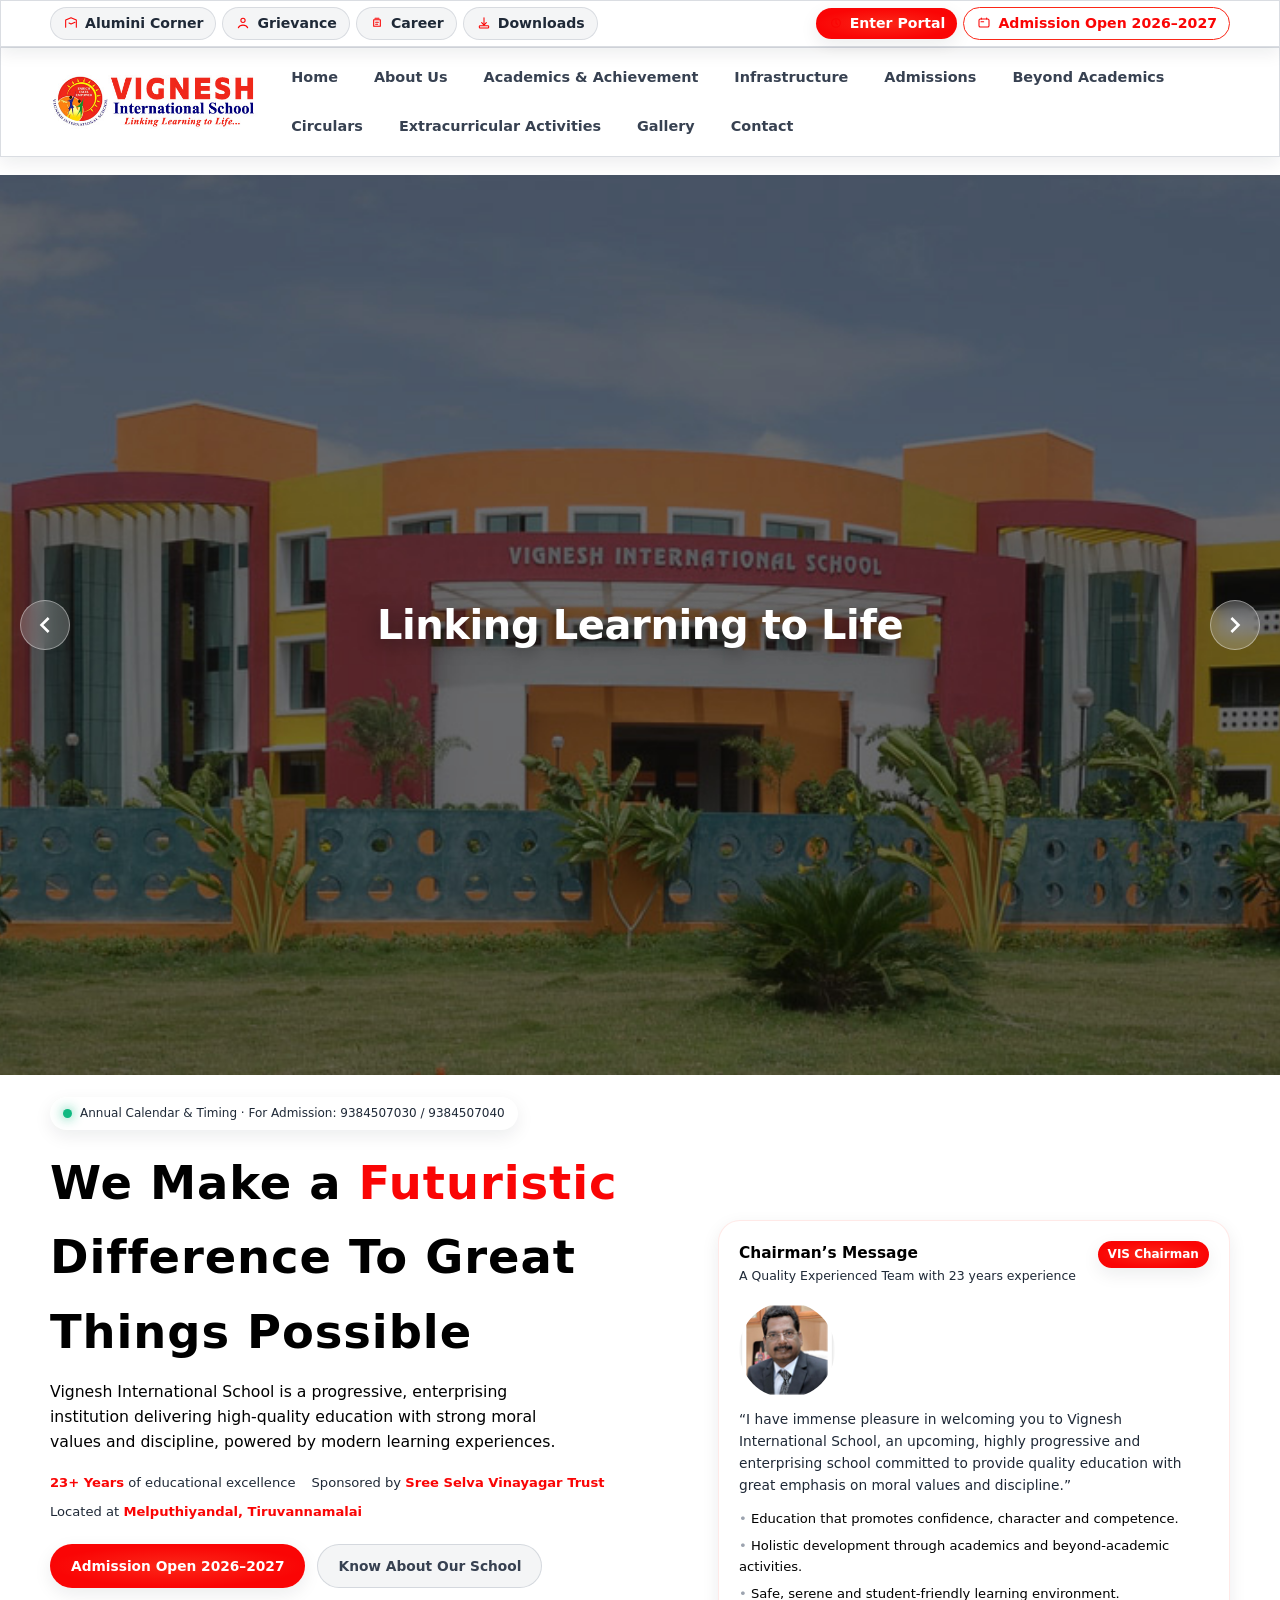
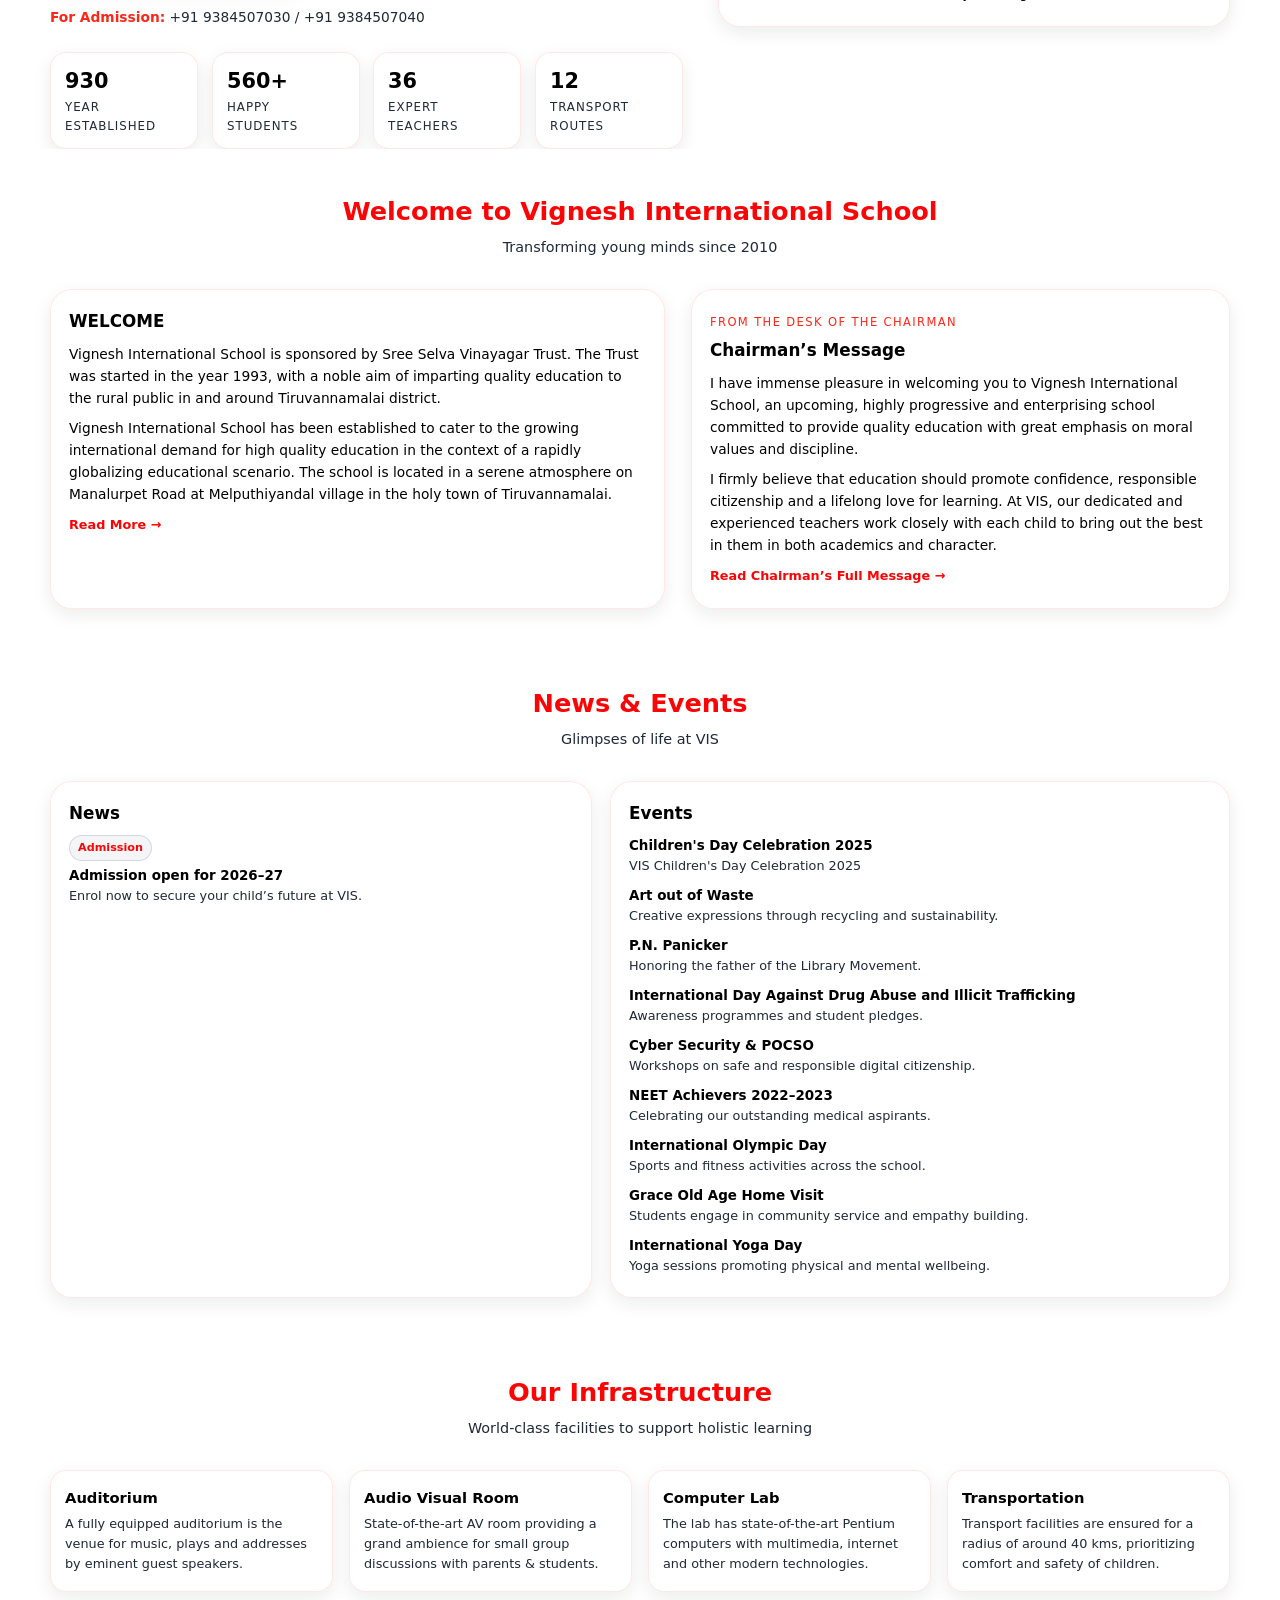
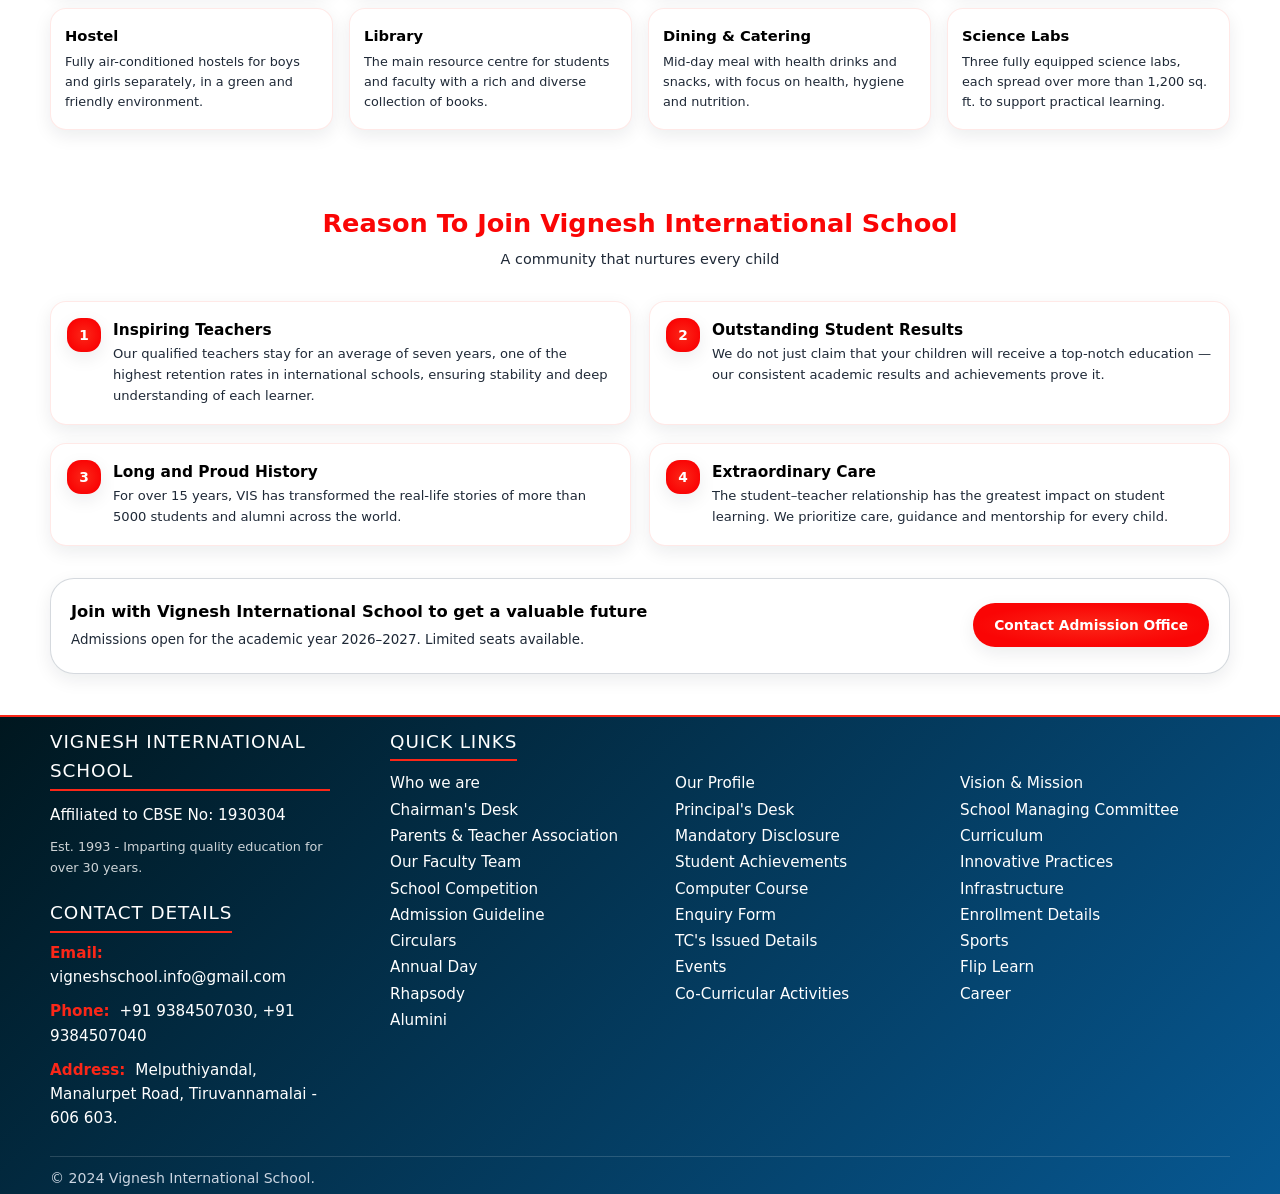
<file: html/index.html>
<!DOCTYPE html>
<html lang="en">

<head>
  <meta charset="UTF-8" />
  <title>Vignesh International School</title>
  <meta name="viewport" content="width=device-width, initial-scale=1" />
  <link rel="stylesheet" href="../css/style.css" />
</head>

<body>

  <!-- Top neon strip -->
  <div class="top-bar glass blur">
    <div class="container top-bar-inner">
      <div class="top-bar-left">
        <span class="pill pill-ghost">
          <span class="pill-icon">
            <svg viewBox="0 0 24 24" aria-hidden="true">
              <path d="M4 18.5V7.5L12 4l8 3.5v11" />
              <path d="M9 12l3 1.5L18 11" />
            </svg>
          </span>
          <span class="pill-label">Alumini Corner</span>
        </span>
        <span class="pill pill-ghost">
          <span class="pill-icon">
            <svg viewBox="0 0 24 24" aria-hidden="true">
              <circle cx="12" cy="8" r="3.2" />
              <path d="M5 19c1.3-2.4 3.6-3.8 7-3.8s5.7 1.4 7 3.8" />
            </svg>
          </span>
          <span class="pill-label">Grievance</span>
        </span>
        <span class="pill pill-ghost">
          <span class="pill-icon">
            <svg viewBox="0 0 24 24" aria-hidden="true">
              <path d="M7 7h10v10H7z" />
              <path d="M9 5h6" />
              <path d="M10 11h4" />
              <path d="M10 14h3" />
            </svg>
          </span>
          <span class="pill-label">Career</span>
        </span>
        <span class="pill pill-ghost">
          <span class="pill-icon">
            <svg viewBox="0 0 24 24" aria-hidden="true">
              <path d="M12 4v11" />
              <path d="M8.5 11.5 12 15l3.5-3.5" />
              <rect x="5" y="16" width="14" height="3.5" rx="1" />
            </svg>
          </span>
          <span class="pill-label">Downloads</span>
        </span>
      </div>
      <div class="top-bar-right">
        <a href="#portal" class="pill pill-primary">
          <span class="pill-icon">
            <svg viewBox="0 0 24 24" aria-hidden="true">
              <circle cx="12" cy="12" r="6.5" />
              <path d="M12 8v4l2 2" />
            </svg>
          </span>
          <span class="pill-label">Enter Portal</span>
        </a>
        <span class="pill pill-outline">
          <span class="pill-icon">
            <svg viewBox="0 0 24 24" aria-hidden="true">
              <rect x="4.5" y="6" width="15" height="12" rx="2" />
              <path d="M8 6V4.5" />
              <path d="M16 6V4.5" />
              <path d="M7.5 10h4" />
            </svg>
          </span>
          <span class="pill-label">Admission Open 2026–2027</span>
        </span>
      </div>
    </div>
  </div>

  <!-- Header -->
  <header class="header glass blur">
    <div class="container nav">
      <div class="logo-group">
        <img src="../images/vignesh-logo.jpg" alt="Vignesh International School logo" class="logo-image" />
      </div>

      <button class="nav-toggle" id="navToggle">
        <span></span><span></span><span></span>
      </button>

      <nav class="nav-links" id="navLinks">
        <a href="#home">Home</a>
        <div class="nav-dropdown-wrapper">
          <a href="#about">About Us</a>
          <div class="nav-dropdown">
            <a href="who-we-are.html">Who we are</a>
            <a href="our-profile.html">Our Profile</a>
            <a href="vision-mission.html">Vision &amp; Mission</a>
            <a href="chairman-message.html">Chairman's Message</a>
            <a href="principal-message.html">Principal's Message</a>
            <a href="smc.html">School Management Committee</a>
            <a href="pta.html">Parents &amp; Teacher Association</a>
            <a href="mandatory-disclosure.html">Mandatory Disclosure</a>
          </div>
        </div>
        <div class="nav-dropdown-wrapper">
          <a href="#academics">Academics &amp; Achievement</a>
          <div class="nav-dropdown">
            <a href="curriculum.html">Curriculum</a>
            <a href="faculty.html">Our Faculty Team</a>
            <a href="achievements.html">Student Achievements</a>
            <a href="innovative-practices.html">Innovative Practices</a>
            <a href="school-competition.html">School Competition</a>
            <a href="computer-course.html">Computer Course</a>
          </div>
        </div>
        <div class="nav-dropdown-wrapper">
          <a href="#infrastructure">Infrastructure</a>
          <div class="nav-dropdown">
            <a href="#infra-auditorium">Auditorium</a>
            <a href="#infra-av-room">Audio Visual Room</a>
            <a href="#infra-laboratory">Laboratory</a>
            <a href="#infra-library">Library</a>
            <a href="#infra-dining">Dining &amp; Catering</a>
            <a href="#infra-transportation">Transportation</a>
            <a href="#infra-hostel">Hostel</a>
          </div>
        </div>
        <div class="nav-dropdown-wrapper">
          <a href="#admissions">Admissions</a>
          <div class="nav-dropdown">
            <a href="#admissions-process">Admission Process</a>
            <a href="#admissions-enquiry">Admission Enquiry</a>
            <a href="#admissions-enrollment">Enrollment Details</a>
            <a href="#admissions-tc-details">TC's Issued Details</a>
          </div>
        </div>
        <div class="nav-dropdown-wrapper">
          <a href="#beyond">Beyond Academics</a>
          <div class="nav-dropdown">
            <a href="#beyond-sports">Sports</a>
            <a href="#beyond-annual-day">Annual Day</a>
            <a href="#beyond-events">Events</a>
            <a href="#beyond-flip-learn">Flip Learn</a>
            <a href="#beyond-rhapsody">Rhapsody</a>
          </div>
        </div>
        <div class="nav-dropdown-wrapper">
          <a href="#circulars">Circulars</a>
          <div class="nav-dropdown">
            <a href="#circulars-cbse">CBSE Circulars</a>
          </div>
        </div>
        <div class="nav-dropdown-wrapper">
          <a href="#extracurricular">Extracurricular Activities</a>
          <div class="nav-dropdown">
            <a href="#extra-sansad">VIS Sansad</a>
            <a href="#extra-community-service">Community Service</a>
            <a href="#extra-health">Health</a>
            <a href="#extra-skill-classes">Skill Enhancement Classes</a>
          </div>
        </div>
        <div class="nav-dropdown-wrapper">
          <a href="#gallery">Gallery</a>
          <div class="nav-dropdown">
            <a href="#gallery-events">Event Gallery</a>
            <a href="#gallery-academy">Academy Gallery</a>
            <a href="#gallery-videos">Videos</a>
          </div>
        </div>
        <a href="#contact">Contact</a>
      </nav>
    </div>
  </header>

  <!-- Hero -->
  <section class="hero" id="home">
    <div class="hero-slider">
      <div class="hero-slide active">
        <img src="../images/slider/vignesh_slider-02.jpg" alt="Vignesh International School campus" />
        <div class="slide-caption">Linking Learning to Life</div>
      </div>

      <div class="hero-slide">
        <img src="../images/slider/vignesh_slider-04.jpg" alt="Students in library" />
        <div class="slide-caption">Your Challenge is Our Progress</div>
      </div>
      <div class="hero-slide">
        <img src="../images/slider/vignesh_slider-05.jpg" alt="Students in computer lab" />
        <div class="slide-caption">We Making Difference To Great Things Possible</div>
      </div>

      <!-- Slider Arrows -->
      <button class="slider-btn prev-btn" id="prevSlide" aria-label="Previous Slide">
        <svg viewBox="0 0 24 24" fill="currentColor">
          <path d="M15.41 7.41L14 6l-6 6 6 6 1.41-1.41L10.83 12z" />
        </svg>
      </button>
      <button class="slider-btn next-btn" id="nextSlide" aria-label="Next Slide">
        <svg viewBox="0 0 24 24" fill="currentColor">
          <path d="M10 6L8.59 7.41 13.17 12l-4.58 4.59L10 18l6-6z" />
        </svg>
      </button>
    </div>

    <div class="container hero-grid">
      <div class="hero-left reveal">
        <div class="hero-chip glass-soft">
          <span class="live-dot"></span>
          Annual Calendar &amp; Timing · For Admission: 9384507030 / 9384507040
        </div>

        <h1 class="hero-title">
          We Make a <span>Futuristic</span><br />
          Difference To Great Things Possible
        </h1>

        <p class="hero-subtitle">
          Vignesh International School is a progressive, enterprising institution
          delivering high-quality education with strong moral values and discipline,
          powered by modern learning experiences.
        </p>

        <div class="hero-meta">
          <span><strong>23+ Years</strong> of educational excellence</span>
          <span>Sponsored by <strong>Sree Selva Vinayagar Trust</strong></span>
          <span>Located at <strong>Melputhiyandal, Tiruvannamalai</strong></span>
        </div>

        <div class="hero-actions">
          <a href="#admissions" class="btn btn-primary neon-hover">
            Admission Open 2026–2027
            <span class="btn-glow"></span>
          </a>
          <a href="#about" class="btn btn-ghost neon-border">
            Know About Our School
          </a>
        </div>

        <div class="hero-phones">
          <strong>For Admission:</strong> +91 9384507030 / +91 9384507040
        </div>

        <div class="stats">
          <div class="stat-card glass-soft reveal">
            <div class="stat-number" data-count="2010">0</div>
            <div class="stat-label">Year Established</div>
          </div>
          <div class="stat-card glass-soft reveal">
            <div class="stat-number" data-count="1210" data-suffix="+">0</div>
            <div class="stat-label">Happy Students</div>
          </div>
          <div class="stat-card glass-soft reveal">
            <div class="stat-number" data-count="78">0</div>
            <div class="stat-label">Expert Teachers</div>
          </div>
          <div class="stat-card glass-soft reveal">
            <div class="stat-number" data-count="26">0</div>
            <div class="stat-label">Transport Routes</div>
          </div>
        </div>
      </div>

      <aside class="hero-right glass-soft reveal">
        <div class="hero-card-header">
          <div>
            <div class="hero-card-title">Chairman’s Message</div>
            <div class="hero-tagline">
              A Quality Experienced Team with 23 years experience
            </div>
          </div>
          <span class="hero-chip-mini">VIS Chairman</span>
        </div>

        <div class="chairman-avatar">
          <img src="../images/slider/chairman/chairman.png" alt="Chairman of Vignesh International School" />
        </div>

        <p class="hero-card-text">
          “I have immense pleasure in welcoming you to Vignesh International School,
          an upcoming, highly progressive and enterprising school committed to provide
          quality education with great emphasis on moral values and discipline.”
        </p>

        <ul class="hero-list">
          <li>Education that promotes confidence, character and competence.</li>
          <li>Holistic development through academics and beyond-academic activities.</li>
          <li>Safe, serene and student-friendly learning environment.</li>
        </ul>
      </aside>
    </div>
  </section>

  <!-- Welcome / About -->
  <section class="section" id="about">
    <div class="container">
      <div class="section-header reveal">
        <h2 class="section-title">Welcome to Vignesh International School</h2>
        <p class="section-subtitle">Transforming young minds since 2010</p>
      </div>

      <div class="two-column">
        <div class="card glass-soft reveal">
          <h3>WELCOME</h3>
          <p>
            Vignesh International School is sponsored by Sree Selva Vinayagar Trust.
            The Trust was started in the year 1993, with a noble aim of imparting
            quality education to the rural public in and around Tiruvannamalai district.
          </p>
          <p>
            Vignesh International School has been established to cater to the growing
            international demand for high quality education in the context of a rapidly
            globalizing educational scenario. The school is located in a serene atmosphere
            on Manalurpet Road at Melputhiyandal village in the holy town of Tiruvannamalai.
          </p>
          <a href="#about" class="read-more neon-text">Read More →</a>
        </div>

        <div class="card glass-soft reveal">
          <small>From the Desk of the Chairman</small>
          <h3>Chairman’s Message</h3>
          <p>
            I have immense pleasure in welcoming you to Vignesh International School,
            an upcoming, highly progressive and enterprising school committed to provide
            quality education with great emphasis on moral values and discipline.
          </p>
          <p>
            I firmly believe that education should promote confidence, responsible
            citizenship and a lifelong love for learning. At VIS, our dedicated and
            experienced teachers work closely with each child to bring out the best
            in them in both academics and character.
          </p>
          <a href="#about" class="read-more neon-text">Read Chairman’s Full Message →</a>
        </div>
      </div>
    </div>
  </section>

  <!-- News & Events -->
  <section class="section" id="academics">
    <div class="container">
      <div class="section-header reveal">
        <h2 class="section-title">News &amp; Events</h2>
        <p class="section-subtitle">Glimpses of life at VIS</p>
      </div>

      <div class="news-grid">
        <div class="card glass-soft reveal">
          <h3>News</h3>
          <div class="news-list">
            <div class="news-item">
              <div class="tag-pill">Admission</div>
              <div class="news-item-title">Admission open for 2026–27</div>
              <div class="news-item-sub">
                Enrol now to secure your child’s future at VIS.
              </div>
            </div>
          </div>
        </div>

        <div class="card glass-soft reveal">
          <h3>Events</h3>
          <div class="news-list">
            <div class="news-item">
              <div class="news-item-title">Children's Day Celebration 2025</div>
              <div class="news-item-sub">VIS Children's Day Celebration 2025</div>
            </div>
            <div class="news-item">
              <div class="news-item-title">Art out of Waste</div>
              <div class="news-item-sub">
                Creative expressions through recycling and sustainability.
              </div>
            </div>
            <div class="news-item">
              <div class="news-item-title">P.N. Panicker</div>
              <div class="news-item-sub">
                Honoring the father of the Library Movement.
              </div>
            </div>
            <div class="news-item">
              <div class="news-item-title">
                International Day Against Drug Abuse and Illicit Trafficking
              </div>
              <div class="news-item-sub">
                Awareness programmes and student pledges.
              </div>
            </div>
            <div class="news-item">
              <div class="news-item-title">Cyber Security &amp; POCSO</div>
              <div class="news-item-sub">
                Workshops on safe and responsible digital citizenship.
              </div>
            </div>
            <div class="news-item">
              <div class="news-item-title">NEET Achievers 2022–2023</div>
              <div class="news-item-sub">
                Celebrating our outstanding medical aspirants.
              </div>
            </div>
            <div class="news-item">
              <div class="news-item-title">International Olympic Day</div>
              <div class="news-item-sub">
                Sports and fitness activities across the school.
              </div>
            </div>
            <div class="news-item">
              <div class="news-item-title">Grace Old Age Home Visit</div>
              <div class="news-item-sub">
                Students engage in community service and empathy building.
              </div>
            </div>
            <div class="news-item">
              <div class="news-item-title">International Yoga Day</div>
              <div class="news-item-sub">
                Yoga sessions promoting physical and mental wellbeing.
              </div>
            </div>
          </div>
        </div>
      </div>
    </div>
  </section>

  <!-- Infrastructure -->
  <section class="section" id="infrastructure">
    <div class="container">
      <div class="section-header reveal">
        <h2 class="section-title">Our Infrastructure</h2>
        <p class="section-subtitle">World-class facilities to support holistic learning</p>
      </div>

      <div class="infra-grid">
        <div class="infra-card glass-soft reveal">
          <h4>Auditorium</h4>
          <p>
            A fully equipped auditorium is the venue for music, plays and
            addresses by eminent guest speakers.
          </p>
        </div>
        <div class="infra-card glass-soft reveal">
          <h4>Audio Visual Room</h4>
          <p>
            State-of-the-art AV room providing a grand ambience for small group
            discussions with parents &amp; students.
          </p>
        </div>
        <div class="infra-card glass-soft reveal">
          <h4>Computer Lab</h4>
          <p>
            The lab has state-of-the-art Pentium computers with multimedia,
            internet and other modern technologies.
          </p>
        </div>
        <div class="infra-card glass-soft reveal">
          <h4>Transportation</h4>
          <p>
            Transport facilities are ensured for a radius of around 40 kms,
            prioritizing comfort and safety of children.
          </p>
        </div>
        <div class="infra-card glass-soft reveal">
          <h4>Hostel</h4>
          <p>
            Fully air-conditioned hostels for boys and girls separately, in a
            green and friendly environment.
          </p>
        </div>
        <div class="infra-card glass-soft reveal">
          <h4>Library</h4>
          <p>
            The main resource centre for students and faculty with a rich and
            diverse collection of books.
          </p>
        </div>
        <div class="infra-card glass-soft reveal">
          <h4>Dining &amp; Catering</h4>
          <p>
            Mid-day meal with health drinks and snacks, with focus on health,
            hygiene and nutrition.
          </p>
        </div>
        <div class="infra-card glass-soft reveal">
          <h4>Science Labs</h4>
          <p>
            Three fully equipped science labs, each spread over more than 1,200
            sq. ft. to support practical learning.
          </p>
        </div>
      </div>
    </div>
  </section>

  <!-- Reasons & CTA -->
  <section class="section" id="beyond">
    <div class="container">
      <div class="section-header reveal">
        <h2 class="section-title">Reason To Join Vignesh International School</h2>
        <p class="section-subtitle">A community that nurtures every child</p>
      </div>

      <div class="reasons-grid">
        <div class="reason-card glass-soft reveal">
          <div class="reason-badge">1</div>
          <div>
            <div class="reason-title">Inspiring Teachers</div>
            <div class="reason-text">
              Our qualified teachers stay for an average of seven years, one of
              the highest retention rates in international schools, ensuring
              stability and deep understanding of each learner.
            </div>
          </div>
        </div>
        <div class="reason-card glass-soft reveal">
          <div class="reason-badge">2</div>
          <div>
            <div class="reason-title">Outstanding Student Results</div>
            <div class="reason-text">
              We do not just claim that your children will receive a top-notch
              education — our consistent academic results and achievements prove it.
            </div>
          </div>
        </div>
        <div class="reason-card glass-soft reveal">
          <div class="reason-badge">3</div>
          <div>
            <div class="reason-title">Long and Proud History</div>
            <div class="reason-text">
              For over 15 years, VIS has transformed the real-life stories of more
              than 5000 students and alumni across the world.
            </div>
          </div>
        </div>
        <div class="reason-card glass-soft reveal">
          <div class="reason-badge">4</div>
          <div>
            <div class="reason-title">Extraordinary Care</div>
            <div class="reason-text">
              The student–teacher relationship has the greatest impact on student
              learning. We prioritize care, guidance and mentorship for every child.
            </div>
          </div>
        </div>
      </div>

      <div class="cta-band glass blur reveal" id="admissions">
        <div>
          <h3>Join with Vignesh International School to get a valuable future</h3>
          <p>Admissions open for the academic year 2026–2027. Limited seats available.</p>
        </div>
        <div>
          <a href="#contact" class="btn btn-primary neon-hover">
            Contact Admission Office
            <span class="btn-glow"></span>
          </a>
        </div>
      </div>
    </div>
  </section>

  <!-- Footer / Contact -->
  <footer class="footer" id="contact">
    <div class="container footer-grid">
      <div class="footer-block reveal">
        <div class="footer-title">Vignesh International School</div>
        <p class="footer-text">Affiliated to CBSE No: 1930304</p>
        <p class="footer-text" style="font-size: 0.8rem; opacity: 0.8; margin-bottom: 5px;">Est. 1993 - Imparting
          quality education for over 30 years.</p>
        <div class="footer-title" style="margin-top: 15px; margin-bottom: 8px;">Contact Details</div>
        <p class="footer-text">
          <strong>Email:</strong> vigneshschool.info@gmail.com
        </p>
        <p class="footer-text">
          <strong>Phone:</strong> +91 9384507030, +91 9384507040
        </p>
        <p class="footer-text">
          <strong>Address:</strong> Melputhiyandal, Manalurpet Road, Tiruvannamalai - 606 603.
        </p>
      </div>

      <div class="footer-block reveal">
        <div class="footer-title">Quick Links</div>
        <ul class="footer-list">
          <li><a href="who-we-are.html">Who we are</a></li>
          <li><a href="our-profile.html">Our Profile</a></li>
          <li><a href="vision-mission.html">Vision &amp; Mission</a></li>
          <li><a href="chairman-message.html">Chairman's Desk</a></li>
          <li><a href="principal-message.html">Principal's Desk</a></li>
          <li><a href="smc.html">School Managing Committee</a></li>
          <li><a href="pta.html">Parents &amp; Teacher Association</a></li>
          <li><a href="mandatory-disclosure.html">Mandatory Disclosure</a></li>
          <li><a href="curriculum.html">Curriculum</a></li>
          <li><a href="faculty.html">Our Faculty Team</a></li>
          <li><a href="achievements.html">Student Achievements</a></li>
          <li><a href="innovative-practices.html">Innovative Practices</a></li>
          <li><a href="school-competition.html">School Competition</a></li>
          <li><a href="computer-course.html">Computer Course</a></li>
          <li><a href="index.html#infrastructure">Infrastructure</a></li>
          <li><a href="index.html#admissions">Admission Guideline</a></li>
          <li><a href="index.html#admissions">Enquiry Form</a></li>
          <li><a href="index.html#admissions">Enrollment Details</a></li>
          <li><a href="index.html#circulars">Circulars</a></li>
          <li><a href="index.html#academics">TC's Issued Details</a></li>
          <li><a href="index.html#extracurricular">Sports</a></li>
          <li><a href="index.html#extracurricular">Annual Day</a></li>
          <li><a href="index.html#extracurricular">Events</a></li>
          <li><a href="index.html#extracurricular">Flip Learn</a></li>
          <li><a href="index.html#extracurricular">Rhapsody</a></li>
          <li><a href="index.html#extracurricular">Co-Curricular Activities</a></li>
          <li><a href="index.html#career">Career</a></li>
          <li><a href="index.html#alumni">Alumini</a></li>
        </ul>
      </div>
    </div>

    <div class="container footer-bottom">
      <span>© 2024 Vignesh International School.</span>
    </div>
  </footer>

  <script src="../js/script.js"></script>
</body>

</html>
</file>
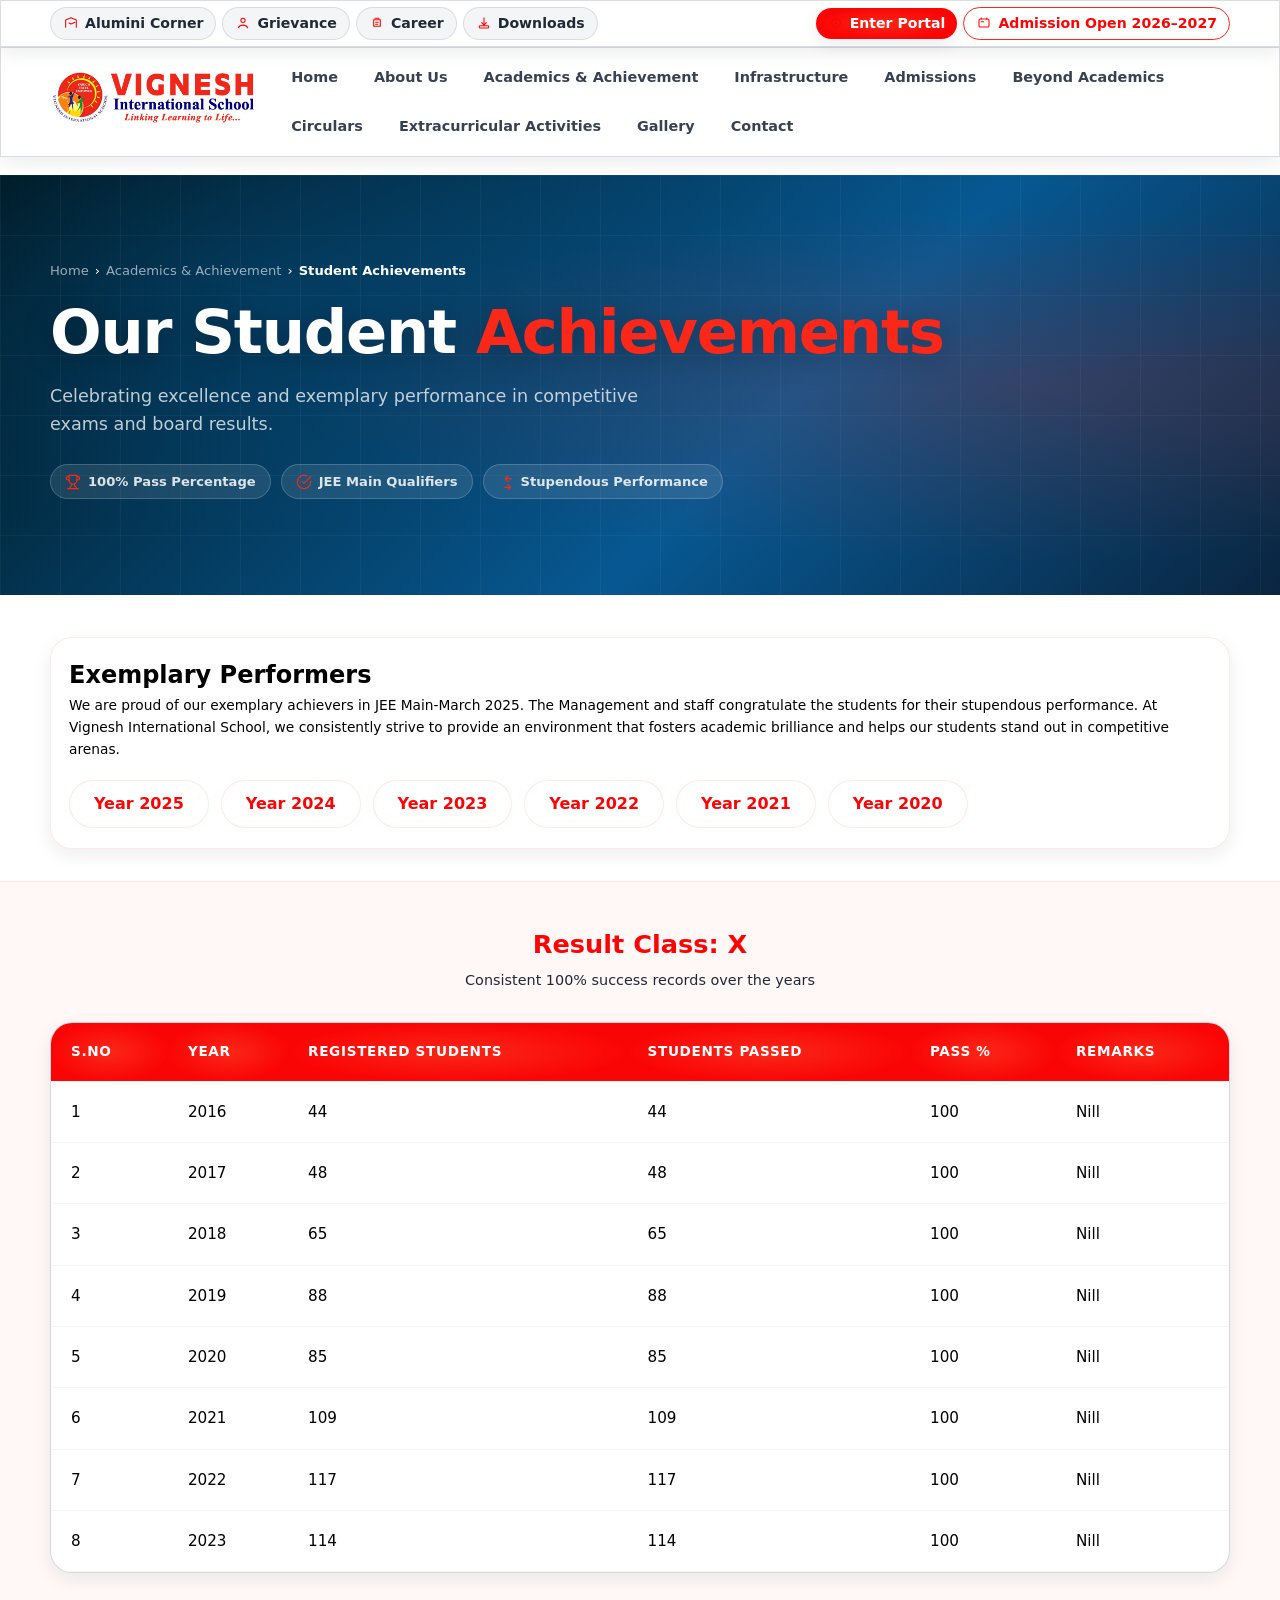
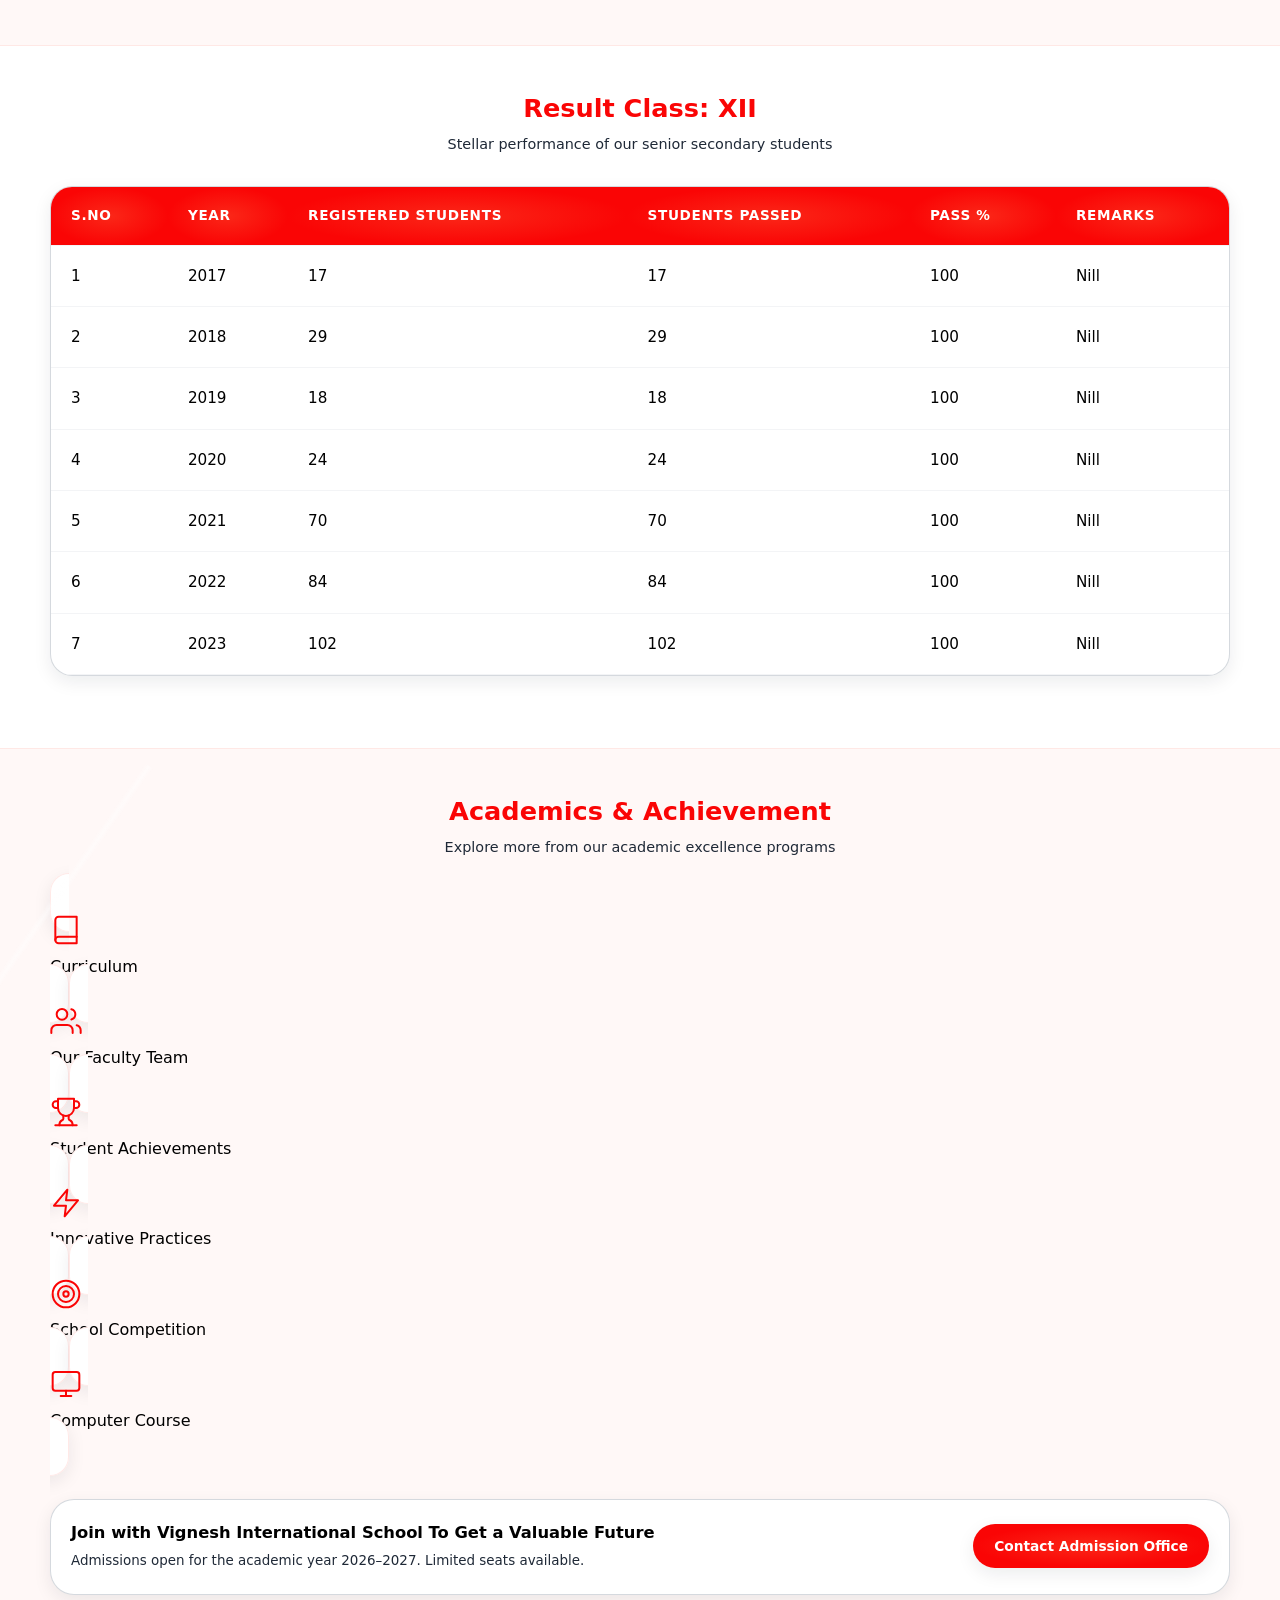
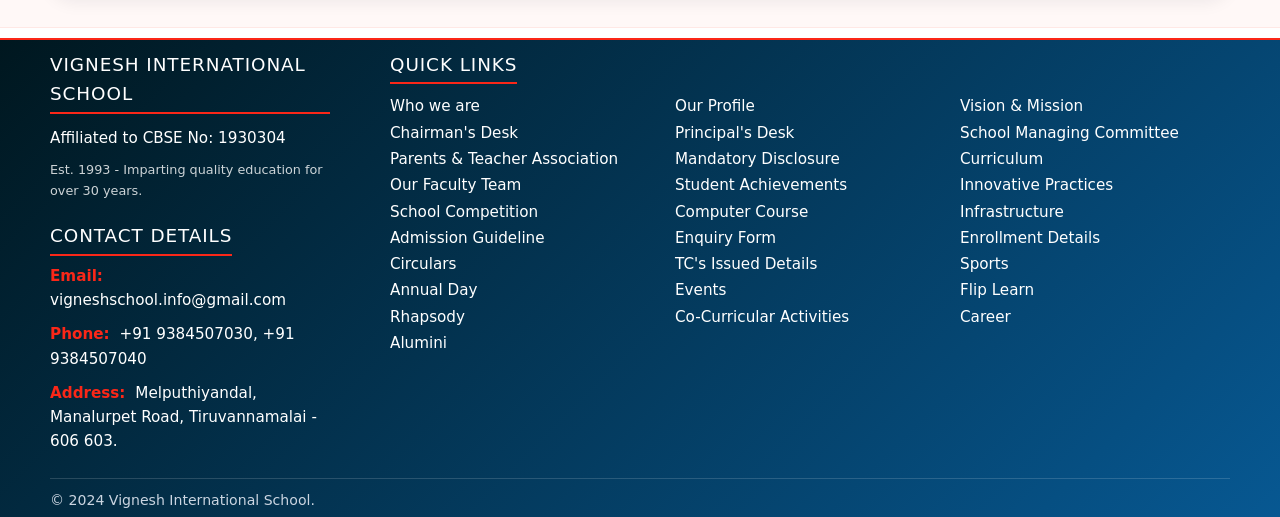
<file: html/achievements.html>
<!DOCTYPE html>
<html lang="en">

<head>
    <meta charset="UTF-8" />
    <title>Student Achievements | Vignesh International School</title>
    <meta name="viewport" content="width=device-width, initial-scale=1" />
    <meta name="description"
        content="Celebrating the outstanding academic performance and stupendous success of Vignesh International School students in CBSE board exams and JEE Main." />
    <link rel="stylesheet" href="../css/style.css" />
    <link rel="stylesheet" href="../css/achievements.css" />
</head>

<body>

    <!-- Top neon strip -->
    <div class="top-bar glass blur">
        <div class="container top-bar-inner">
            <div class="top-bar-left">
                <span class="pill pill-ghost">
                    <span class="pill-icon">
                        <svg viewBox="0 0 24 24" aria-hidden="true">
                            <path d="M4 18.5V7.5L12 4l8 3.5v11" />
                            <path d="M9 12l3 1.5L18 11" />
                        </svg>
                    </span>
                    <span class="pill-label">Alumini Corner</span>
                </span>
                <span class="pill pill-ghost">
                    <span class="pill-icon">
                        <svg viewBox="0 0 24 24" aria-hidden="true">
                            <circle cx="12" cy="8" r="3.2" />
                            <path d="M5 19c1.3-2.4 3.6-3.8 7-3.8s5.7 1.4 7 3.8" />
                        </svg>
                    </span>
                    <span class="pill-label">Grievance</span>
                </span>
                <span class="pill pill-ghost">
                    <span class="pill-icon">
                        <svg viewBox="0 0 24 24" aria-hidden="true">
                            <path d="M7 7h10v10H7z" />
                            <path d="M9 5h6" />
                            <path d="M10 11h4" />
                            <path d="M10 14h3" />
                        </svg>
                    </span>
                    <span class="pill-label">Career</span>
                </span>
                <span class="pill pill-ghost">
                    <span class="pill-icon">
                        <svg viewBox="0 0 24 24" aria-hidden="true">
                            <path d="M12 4v11" />
                            <path d="M8.5 11.5 12 15l3.5-3.5" />
                            <rect x="5" y="16" width="14" height="3.5" rx="1" />
                        </svg>
                    </span>
                    <span class="pill-label">Downloads</span>
                </span>
            </div>
            <div class="top-bar-right">
                <a href="#portal" class="pill pill-primary">
                    <span class="pill-icon">
                        <svg viewBox="0 0 24 24" aria-hidden="true">
                            <circle cx="12" cy="12" r="6.5" />
                            <path d="M12 8v4l2 2" />
                        </svg>
                    </span>
                    <span class="pill-label">Enter Portal</span>
                </a>
                <span class="pill pill-outline">
                    <span class="pill-icon">
                        <svg viewBox="0 0 24 24" aria-hidden="true">
                            <rect x="4.5" y="6" width="15" height="12" rx="2" />
                            <path d="M8 6V4.5" />
                            <path d="M16 6V4.5" />
                            <path d="M7.5 10h4" />
                        </svg>
                    </span>
                    <span class="pill-label">Admission Open 2026–2027</span>
                </span>
            </div>
        </div>
    </div>

    <!-- Header -->
    <header class="header glass blur">
        <div class="container nav">
            <div class="logo-group">
                <a href="index.html">
                    <img src="../images/vignesh-logo.jpg" alt="Vignesh International School logo" class="logo-image" />
                </a>
            </div>

            <button class="nav-toggle" id="navToggle">
                <span></span><span></span><span></span>
            </button>

            <nav class="nav-links" id="navLinks">
                <a href="index.html">Home</a>
                <div class="nav-dropdown-wrapper">
                    <a href="#about">About Us</a>
                    <div class="nav-dropdown">
                        <a href="who-we-are.html">Who we are</a>
                        <a href="our-profile.html">Our Profile</a>
                        <a href="vision-mission.html">Vision &amp; Mission</a>
                        <a href="chairman-message.html">Chairman's Message</a>
                        <a href="principal-message.html">Principal's Message</a>
                        <a href="smc.html">School Management Committee</a>
                        <a href="pta.html">Parents &amp; Teacher Association</a>
                        <a href="mandatory-disclosure.html">Mandatory Disclosure</a>
                    </div>
                </div>
                <div class="nav-dropdown-wrapper">
                    <a href="#academics" class="active">Academics &amp; Achievement</a>
                    <div class="nav-dropdown">
                        <a href="curriculum.html">Curriculum</a>
                        <a href="faculty.html">Our Faculty Team</a>
                        <a href="achievements.html">Student Achievements</a>
                        <a href="innovative-practices.html">Innovative Practices</a>
                        <a href="school-competition.html">School Competition</a>
                        <a href="computer-course.html">Computer Course</a>
                    </div>
                </div>
                <div class="nav-dropdown-wrapper">
                    <a href="#infrastructure">Infrastructure</a>
                    <div class="nav-dropdown">
                        <a href="#infra-auditorium">Auditorium</a>
                        <a href="#infra-av-room">Audio Visual Room</a>
                        <a href="#infra-laboratory">Laboratory</a>
                        <a href="#infra-library">Library</a>
                        <a href="#infra-dining">Dining &amp; Catering</a>
                        <a href="#infra-transportation">Transportation</a>
                        <a href="#infra-hostel">Hostel</a>
                    </div>
                </div>
                <div class="nav-dropdown-wrapper">
                    <a href="#admissions">Admissions</a>
                    <div class="nav-dropdown">
                        <a href="#admissions-process">Admission Process</a>
                        <a href="#admissions-enquiry">Admission Enquiry</a>
                        <a href="#admissions-enrollment">Enrollment Details</a>
                        <a href="#admissions-tc-details">TC's Issued Details</a>
                    </div>
                </div>
                <div class="nav-dropdown-wrapper">
                    <a href="#beyond">Beyond Academics</a>
                    <div class="nav-dropdown">
                        <a href="#beyond-sports">Sports</a>
                        <a href="#beyond-annual-day">Annual Day</a>
                        <a href="#beyond-events">Events</a>
                        <a href="#beyond-flip-learn">Flip Learn</a>
                        <a href="#beyond-rhapsody">Rhapsody</a>
                    </div>
                </div>
                <div class="nav-dropdown-wrapper">
                    <a href="#circulars">Circulars</a>
                    <div class="nav-dropdown">
                        <a href="#circulars-cbse">CBSE Circulars</a>
                    </div>
                </div>
                <div class="nav-dropdown-wrapper">
                    <a href="#extracurricular">Extracurricular Activities</a>
                    <div class="nav-dropdown">
                        <a href="#extra-sansad">VIS Sansad</a>
                        <a href="#extra-community-service">Community Service</a>
                        <a href="#extra-health">Health</a>
                        <a href="#extra-skill-classes">Skill Enhancement Classes</a>
                    </div>
                </div>
                <div class="nav-dropdown-wrapper">
                    <a href="#gallery">Gallery</a>
                    <div class="nav-dropdown">
                        <a href="#gallery-events">Event Gallery</a>
                        <a href="#gallery-academy">Academy Gallery</a>
                        <a href="#gallery-videos">Videos</a>
                    </div>
                </div>
                <a href="#contact">Contact</a>
            </nav>
        </div>
    </header>

    <!-- Page Hero / Title Banner -->
    <section class="page-hero" id="home">
        <div class="page-hero-overlay"></div>
        <div class="container page-hero-content">
            <div class="breadcrumb reveal">
                <a href="index.html">Home</a>
                <span class="breadcrumb-sep">›</span>
                <a href="#">Academics &amp; Achievement</a>
                <span class="breadcrumb-sep">›</span>
                <span>Student Achievements</span>
            </div>
            <h1 class="page-hero-title reveal">Our Student <span>Achievements</span></h1>
            <p class="page-hero-subtitle reveal">
                Celebrating excellence and exemplary performance in competitive exams and board results.
            </p>
            <div class="page-hero-meta reveal">
                <span class="meta-chip">
                    <svg viewBox="0 0 24 24" fill="none" stroke="currentColor" stroke-width="2">
                        <path d="M6 9H4.5a2.5 2.5 0 0 1 0-5H6"></path>
                        <path d="M18 9h1.5a2.5 2.5 0 0 0 0-5H18"></path>
                        <path d="M4 22h16"></path>
                        <path d="M10 14.66V17c0 .55-.47.98-.97 1.21C7.85 18.75 7 20.24 7 22"></path>
                        <path d="M14 14.66V17c0 .55.47.98.97 1.21C16.15 18.75 17 20.24 17 22"></path>
                        <path d="M18 2H6v7a6 6 0 0 0 12 0V2z"></path>
                    </svg>
                    100% Pass Percentage
                </span>
                <span class="meta-chip">
                    <svg viewBox="0 0 24 24" fill="none" stroke="currentColor" stroke-width="2">
                        <path d="M22 11.08V12a10 10 0 1 1-5.93-9.14" />
                        <polyline points="22 4 12 14.01 9 11.01" />
                    </svg>
                    JEE Main Qualifiers
                </span>
                <span class="meta-chip">
                    <svg viewBox="0 0 24 24" fill="none" stroke="currentColor" stroke-width="2">
                        <path d="M20 7h-9m4-4l-4 4 4 4m-5 9h9m-4-4l4 4-4 4" />
                    </svg>
                    Stupendous Performance
                </span>
            </div>
        </div>
    </section>

    <!-- Achievement Content -->
    <section class="section" id="achievements-intro">
        <div class="container">
            <div class="card glass-soft reveal">
                <h2 class="section-title-small">Exemplary Performers</h2>
                <p>We are proud of our exemplary achievers in JEE Main-March 2025. The Management and staff congratulate
                    the students for their stupendous performance. At Vignesh International School, we consistently
                    strive to provide an environment that fosters academic brilliance and helps our students stand out
                    in competitive arenas.</p>
                <div class="years-grid">
                    <div class="year-chip">Year 2025</div>
                    <div class="year-chip">Year 2024</div>
                    <div class="year-chip">Year 2023</div>
                    <div class="year-chip">Year 2022</div>
                    <div class="year-chip">Year 2021</div>
                    <div class="year-chip">Year 2020</div>
                </div>
            </div>
        </div>
    </section>

    <!-- Table Sections -->
    <section class="section section-alt" id="result-ten">
        <div class="container">
            <div class="section-header reveal">
                <h2 class="section-title">Result Class: X</h2>
                <p class="section-subtitle">Consistent 100% success records over the years</p>
            </div>

            <div class="table-container reveal">
                <table class="achievement-table">
                    <thead>
                        <tr>
                            <th>S.NO</th>
                            <th>YEAR</th>
                            <th>REGISTERED STUDENTS</th>
                            <th>STUDENTS PASSED</th>
                            <th>PASS %</th>
                            <th>REMARKS</th>
                        </tr>
                    </thead>
                    <tbody>
                        <tr>
                            <td>1</td>
                            <td>2016</td>
                            <td>44</td>
                            <td>44</td>
                            <td>100</td>
                            <td>Nill</td>
                        </tr>
                        <tr>
                            <td>2</td>
                            <td>2017</td>
                            <td>48</td>
                            <td>48</td>
                            <td>100</td>
                            <td>Nill</td>
                        </tr>
                        <tr>
                            <td>3</td>
                            <td>2018</td>
                            <td>65</td>
                            <td>65</td>
                            <td>100</td>
                            <td>Nill</td>
                        </tr>
                        <tr>
                            <td>4</td>
                            <td>2019</td>
                            <td>88</td>
                            <td>88</td>
                            <td>100</td>
                            <td>Nill</td>
                        </tr>
                        <tr>
                            <td>5</td>
                            <td>2020</td>
                            <td>85</td>
                            <td>85</td>
                            <td>100</td>
                            <td>Nill</td>
                        </tr>
                        <tr>
                            <td>6</td>
                            <td>2021</td>
                            <td>109</td>
                            <td>109</td>
                            <td>100</td>
                            <td>Nill</td>
                        </tr>
                        <tr>
                            <td>7</td>
                            <td>2022</td>
                            <td>117</td>
                            <td>117</td>
                            <td>100</td>
                            <td>Nill</td>
                        </tr>
                        <tr>
                            <td>8</td>
                            <td>2023</td>
                            <td>114</td>
                            <td>114</td>
                            <td>100</td>
                            <td>Nill</td>
                        </tr>
                    </tbody>
                </table>
            </div>
        </div>
    </section>

    <section class="section" id="result-twelve">
        <div class="container">
            <div class="section-header reveal">
                <h2 class="section-title">Result Class: XII</h2>
                <p class="section-subtitle">Stellar performance of our senior secondary students</p>
            </div>

            <div class="table-container reveal">
                <table class="achievement-table">
                    <thead>
                        <tr>
                            <th>S.NO</th>
                            <th>YEAR</th>
                            <th>REGISTERED STUDENTS</th>
                            <th>STUDENTS PASSED</th>
                            <th>PASS %</th>
                            <th>REMARKS</th>
                        </tr>
                    </thead>
                    <tbody>
                        <tr>
                            <td>1</td>
                            <td>2017</td>
                            <td>17</td>
                            <td>17</td>
                            <td>100</td>
                            <td>Nill</td>
                        </tr>
                        <tr>
                            <td>2</td>
                            <td>2018</td>
                            <td>29</td>
                            <td>29</td>
                            <td>100</td>
                            <td>Nill</td>
                        </tr>
                        <tr>
                            <td>3</td>
                            <td>2019</td>
                            <td>18</td>
                            <td>18</td>
                            <td>100</td>
                            <td>Nill</td>
                        </tr>
                        <tr>
                            <td>4</td>
                            <td>2020</td>
                            <td>24</td>
                            <td>24</td>
                            <td>100</td>
                            <td>Nill</td>
                        </tr>
                        <tr>
                            <td>5</td>
                            <td>2021</td>
                            <td>70</td>
                            <td>70</td>
                            <td>100</td>
                            <td>Nill</td>
                        </tr>
                        <tr>
                            <td>6</td>
                            <td>2022</td>
                            <td>84</td>
                            <td>84</td>
                            <td>100</td>
                            <td>Nill</td>
                        </tr>
                        <tr>
                            <td>7</td>
                            <td>2023</td>
                            <td>102</td>
                            <td>102</td>
                            <td>100</td>
                            <td>Nill</td>
                        </tr>
                    </tbody>
                </table>
            </div>
        </div>
    </section>

    <!-- Related Academics Links -->
    <section class="section section-alt" id="related">
        <div class="container">
            <div class="section-header reveal">
                <h2 class="section-title">Academics &amp; Achievement</h2>
                <p class="section-subtitle">Explore more from our academic excellence programs</p>
            </div>

            <div class="related-grid">
                <a href="curriculum.html" class="related-card card glass-soft reveal">
                    <div class="related-icon">
                        <svg viewBox="0 0 24 24" fill="none" stroke="currentColor" stroke-width="2"
                            stroke-linecap="round" stroke-linejoin="round">
                            <path d="M4 19.5A2.5 2.5 0 0 1 6.5 17H20"></path>
                            <path d="M6.5 2H20v20H6.5A2.5 2.5 0 0 1 4 19.5v-15A2.5 2.5 0 0 1 6.5 2z"></path>
                        </svg>
                    </div>
                    <div class="related-label">Curriculum</div>
                </a>
                <a href="faculty.html" class="related-card card glass-soft reveal">
                    <div class="related-icon">
                        <svg viewBox="0 0 24 24" fill="none" stroke="currentColor" stroke-width="2"
                            stroke-linecap="round" stroke-linejoin="round">
                            <path d="M17 21v-2a4 4 0 0 0-4-4H5a4 4 0 0 0-4 4v2"></path>
                            <circle cx="9" cy="7" r="4"></circle>
                            <path d="M23 21v-2a4 4 0 0 0-3-3.87"></path>
                            <path d="M16 3.13a4 4 0 0 1 0 7.75"></path>
                        </svg>
                    </div>
                    <div class="related-label">Our Faculty Team</div>
                </a>
                <a href="achievements.html" class="related-card card glass-soft active-link reveal">
                    <div class="related-icon">
                        <svg viewBox="0 0 24 24" fill="none" stroke="currentColor" stroke-width="2"
                            stroke-linecap="round" stroke-linejoin="round">
                            <path d="M6 9H4.5a2.5 2.5 0 0 1 0-5H6"></path>
                            <path d="M18 9h1.5a2.5 2.5 0 0 0 0-5H18"></path>
                            <path d="M4 22h16"></path>
                            <path d="M10 14.66V17c0 .55-.47.98-.97 1.21C7.85 18.75 7 20.24 7 22"></path>
                            <path d="M14 14.66V17c0 .55.47.98.97 1.21C16.15 18.75 17 20.24 17 22"></path>
                            <path d="M18 2H6v7a6 6 0 0 0 12 0V2z"></path>
                        </svg>
                    </div>
                    <div class="related-label">Student Achievements</div>
                </a>
                <a href="innovative-practices.html" class="related-card card glass-soft reveal">
                    <div class="related-icon">
                        <svg viewBox="0 0 24 24" fill="none" stroke="currentColor" stroke-width="2"
                            stroke-linecap="round" stroke-linejoin="round">
                            <path d="M13 2L3 14h9l-1 8 10-12h-9l1-8z"></path>
                        </svg>
                    </div>
                    <div class="related-label">Innovative Practices</div>
                </a>
                <a href="school-competition.html" class="related-card card glass-soft reveal">
                    <div class="related-icon">
                        <svg viewBox="0 0 24 24" fill="none" stroke="currentColor" stroke-width="2"
                            stroke-linecap="round" stroke-linejoin="round">
                            <circle cx="12" cy="12" r="10"></circle>
                            <circle cx="12" cy="12" r="6"></circle>
                            <circle cx="12" cy="12" r="2"></circle>
                        </svg>
                    </div>
                    <div class="related-label">School Competition</div>
                </a>
                <a href="computer-course.html" class="related-card card glass-soft reveal">
                    <div class="related-icon">
                        <svg viewBox="0 0 24 24" fill="none" stroke="currentColor" stroke-width="2"
                            stroke-linecap="round" stroke-linejoin="round">
                            <rect x="2" y="3" width="20" height="14" rx="2" ry="2"></rect>
                            <line x1="8" y1="21" x2="16" y2="21"></line>
                            <line x1="12" y1="17" x2="12" y2="21"></line>
                        </svg>
                    </div>
                    <div class="related-label">Computer Course</div>
                </a>
            </div>

            <!-- CTA Band -->
            <div class="cta-band glass blur reveal" style="margin-top: 40px;">
                <div>
                    <h3>Join with Vignesh International School To Get a Valuable Future</h3>
                    <p>Admissions open for the academic year 2026–2027. Limited seats available.</p>
                </div>
                <div>
                    <a href="#contact" class="btn btn-primary neon-hover">
                        Contact Admission Office
                        <span class="btn-glow"></span>
                    </a>
                </div>
            </div>
        </div>
    </section>

    <!-- Footer -->
    <footer class="footer" id="contact">
        <div class="container footer-grid">
            <div class="footer-block reveal">
                <div class="footer-title">Vignesh International School</div>
                <p class="footer-text">Affiliated to CBSE No: 1930304</p>
                <p class="footer-text" style="font-size: 0.8rem; opacity: 0.8; margin-bottom: 5px;">Est. 1993 -
                    Imparting quality education for over 30 years.</p>
                <div class="footer-title" style="margin-top: 15px; margin-bottom: 8px;">Contact Details</div>
                <p class="footer-text">
                    <strong>Email:</strong> vigneshschool.info@gmail.com
                </p>
                <p class="footer-text">
                    <strong>Phone:</strong> +91 9384507030, +91 9384507040
                </p>
                <p class="footer-text">
                    <strong>Address:</strong> Melputhiyandal, Manalurpet Road, Tiruvannamalai - 606 603.
                </p>
            </div>

            <div class="footer-block reveal">
                <div class="footer-title">Quick Links</div>
                <ul class="footer-list">
                    <li><a href="who-we-are.html">Who we are</a></li>
                    <li><a href="our-profile.html">Our Profile</a></li>
                    <li><a href="vision-mission.html">Vision &amp; Mission</a></li>
                    <li><a href="chairman-message.html">Chairman's Desk</a></li>
                    <li><a href="principal-message.html">Principal's Desk</a></li>
                    <li><a href="smc.html">School Managing Committee</a></li>
                    <li><a href="pta.html">Parents &amp; Teacher Association</a></li>
                    <li><a href="mandatory-disclosure.html">Mandatory Disclosure</a></li>
                    <li><a href="curriculum.html">Curriculum</a></li>
                    <li><a href="faculty.html">Our Faculty Team</a></li>
                    <li><a href="achievements.html">Student Achievements</a></li>
                    <li><a href="innovative-practices.html">Innovative Practices</a></li>
                    <li><a href="school-competition.html">School Competition</a></li>
                    <li><a href="computer-course.html">Computer Course</a></li>
                    <li><a href="index.html#infrastructure">Infrastructure</a></li>
                    <li><a href="index.html#admissions">Admission Guideline</a></li>
                    <li><a href="index.html#admissions">Enquiry Form</a></li>
                    <li><a href="index.html#admissions">Enrollment Details</a></li>
                    <li><a href="index.html#circulars">Circulars</a></li>
                    <li><a href="index.html#academics">TC's Issued Details</a></li>
                    <li><a href="index.html#extracurricular">Sports</a></li>
                    <li><a href="index.html#extracurricular">Annual Day</a></li>
                    <li><a href="index.html#extracurricular">Events</a></li>
                    <li><a href="index.html#extracurricular">Flip Learn</a></li>
                    <li><a href="index.html#extracurricular">Rhapsody</a></li>
                    <li><a href="index.html#extracurricular">Co-Curricular Activities</a></li>
                    <li><a href="index.html#career">Career</a></li>
                    <li><a href="index.html#alumni">Alumini</a></li>
                </ul>
            </div>
        </div>

        <div class="container footer-bottom">
            <span>© 2024 Vignesh International School.</span>
        </div>
    </footer>

    <script src="../js/script.js"></script>
</body>

</html>
</file>
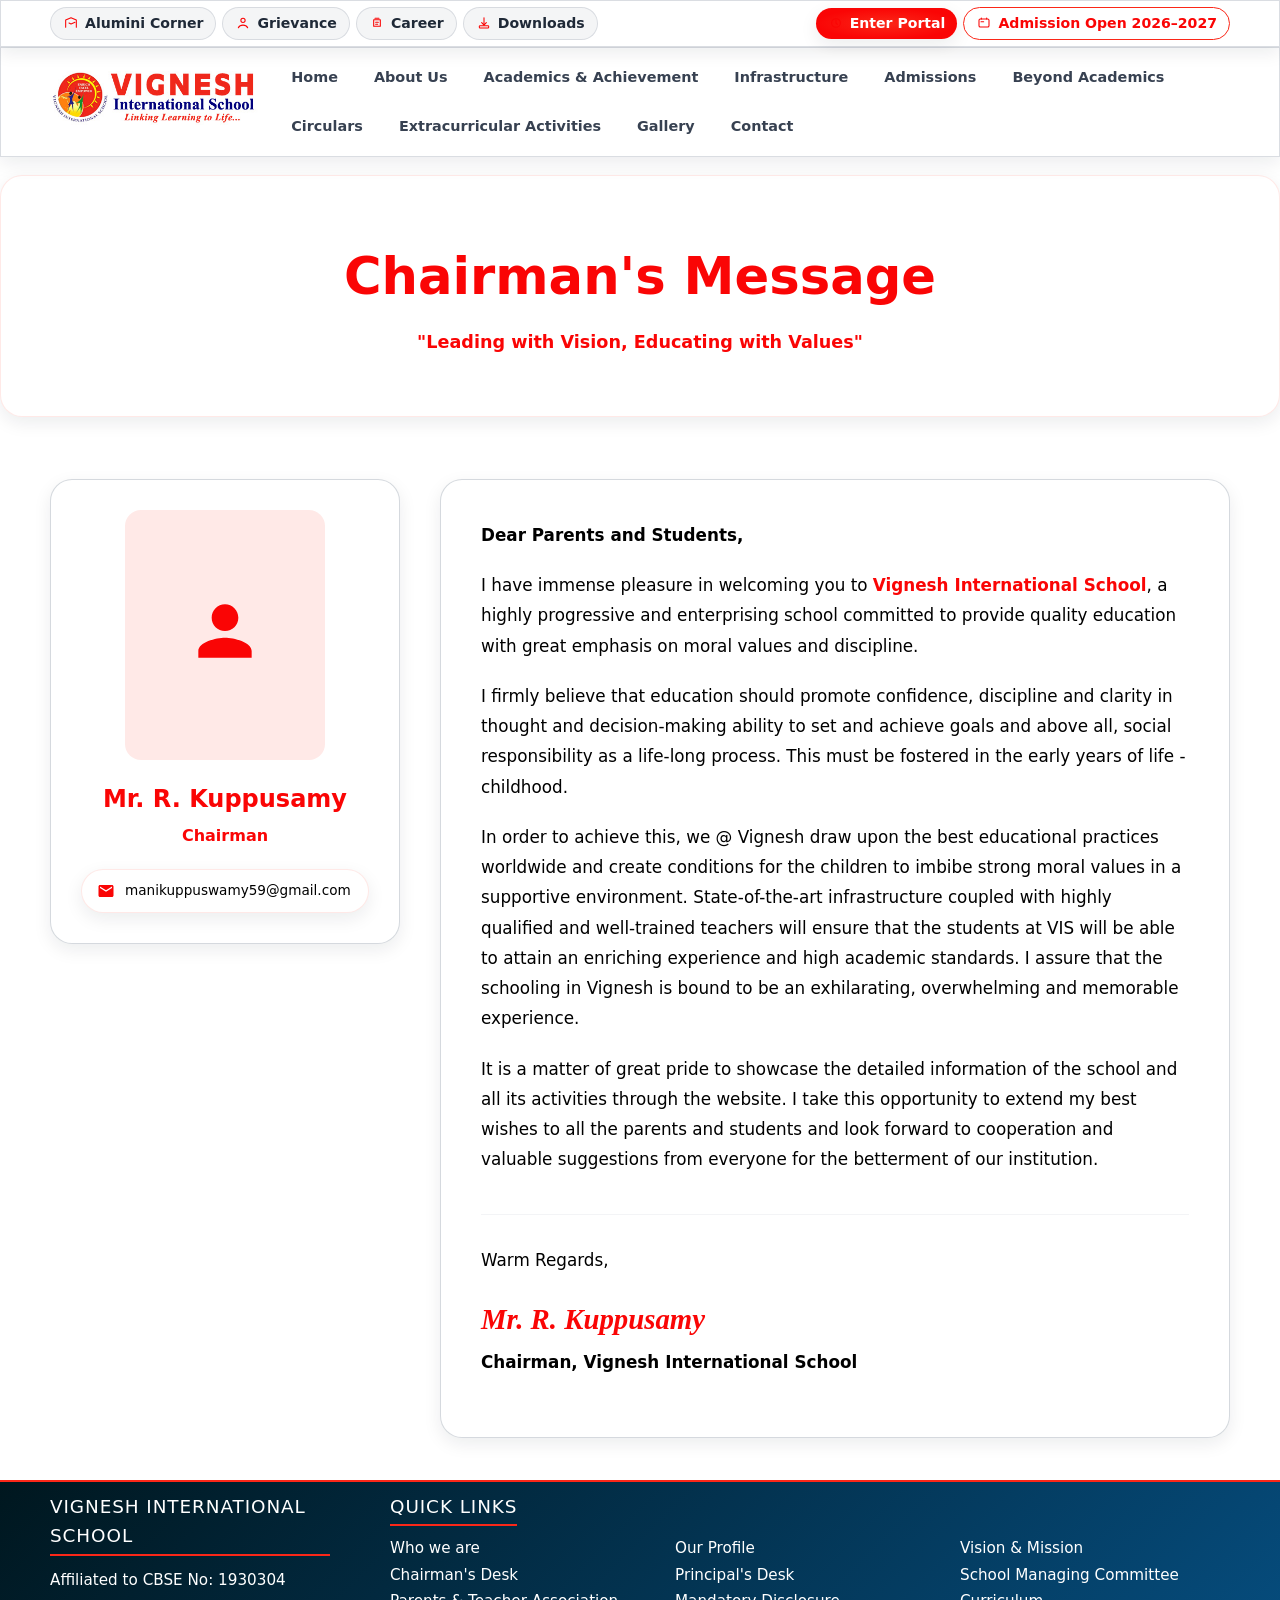
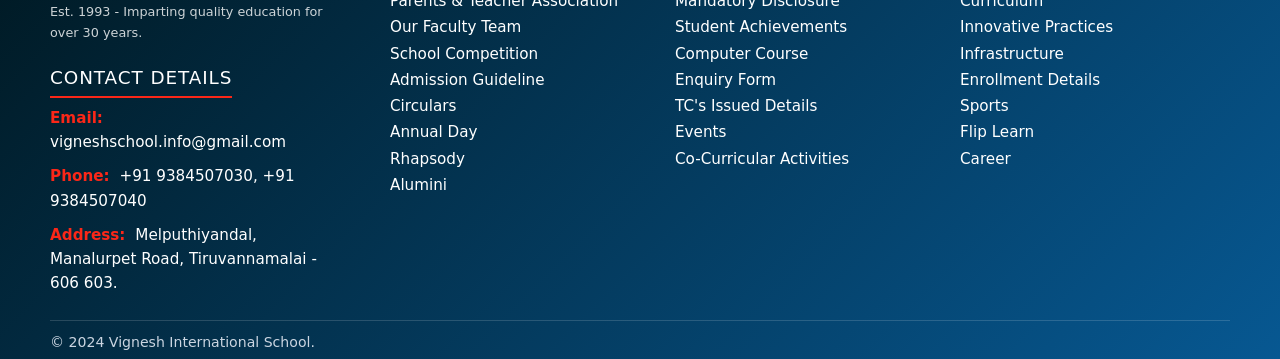
<file: html/chairman-message.html>
<!DOCTYPE html>
<html lang="en">

<head>
    <meta charset="UTF-8" />
    <title>Chairman's Message | Vignesh International School</title>
    <meta name="viewport" content="width=device-width, initial-scale=1" />
    <link rel="stylesheet" href="../css/style.css" />
    <link rel="stylesheet" href="../css/chairman-message.css" />
</head>

<body>

    <!-- Top neon strip -->
    <div class="top-bar glass blur">
        <div class="container top-bar-inner">
            <div class="top-bar-left">
                <span class="pill pill-ghost">
                    <span class="pill-icon">
                        <svg viewBox="0 0 24 24" aria-hidden="true">
                            <path d="M4 18.5V7.5L12 4l8 3.5v11" />
                            <path d="M9 12l3 1.5L18 11" />
                        </svg>
                    </span>
                    <span class="pill-label">Alumini Corner</span>
                </span>
                <span class="pill pill-ghost">
                    <span class="pill-icon">
                        <svg viewBox="0 0 24 24" aria-hidden="true">
                            <circle cx="12" cy="8" r="3.2" />
                            <path d="M5 19c1.3-2.4 3.6-3.8 7-3.8s5.7 1.4 7 3.8" />
                        </svg>
                    </span>
                    <span class="pill-label">Grievance</span>
                </span>
                <span class="pill pill-ghost">
                    <span class="pill-icon">
                        <svg viewBox="0 0 24 24" aria-hidden="true">
                            <path d="M7 7h10v10H7z" />
                            <path d="M9 5h6" />
                            <path d="M10 11h4" />
                            <path d="M10 14h3" />
                        </svg>
                    </span>
                    <span class="pill-label">Career</span>
                </span>
                <span class="pill pill-ghost">
                    <span class="pill-icon">
                        <svg viewBox="0 0 24 24" aria-hidden="true">
                            <path d="M12 4v11" />
                            <path d="M8.5 11.5 12 15l3.5-3.5" />
                            <rect x="5" y="16" width="14" height="3.5" rx="1" />
                        </svg>
                    </span>
                    <span class="pill-label">Downloads</span>
                </span>
            </div>
            <div class="top-bar-right">
                <a href="#portal" class="pill pill-primary">
                    <span class="pill-icon">
                        <svg viewBox="0 0 24 24" aria-hidden="true">
                            <circle cx="12" cy="12" r="6.5" />
                            <path d="M12 8v4l2 2" />
                        </svg>
                    </span>
                    <span class="pill-label">Enter Portal</span>
                </a>
                <span class="pill pill-outline">
                    <span class="pill-icon">
                        <svg viewBox="0 0 24 24" aria-hidden="true">
                            <rect x="4.5" y="6" width="15" height="12" rx="2" />
                            <path d="M8 6V4.5" />
                            <path d="M16 6V4.5" />
                            <path d="M7.5 10h4" />
                        </svg>
                    </span>
                    <span class="pill-label">Admission Open 2026–2027</span>
                </span>
            </div>
        </div>
    </div>

    <!-- Header -->
    <header class="header glass blur">
        <div class="container nav">
            <div class="logo-group">
                <a href="index.html">
                    <img src="../images/vignesh-logo.jpg" alt="Vignesh International School logo" class="logo-image" />
                </a>
            </div>

            <button class="nav-toggle" id="navToggle">
                <span></span><span></span><span></span>
            </button>

            <nav class="nav-links" id="navLinks">
                <a href="index.html">Home</a>
                <div class="nav-dropdown-wrapper">
                    <a href="#about" class="active">About Us</a>
                    <div class="nav-dropdown">
                        <a href="who-we-are.html">Who we are</a>
                        <a href="our-profile.html">Our Profile</a>
                        <a href="vision-mission.html">Vision &amp; Mission</a>
                        <a href="chairman-message.html">Chairman's Message</a>
                        <a href="principal-message.html">Principal's Message</a>
                        <a href="smc.html">School Management Committee</a>
                        <a href="pta.html">Parents &amp; Teacher Association</a>
                        <a href="mandatory-disclosure.html">Mandatory Disclosure</a>
                    </div>
                </div>
                <div class="nav-dropdown-wrapper">
                    <a href="#academics">Academics &amp; Achievement</a>
                    <div class="nav-dropdown">
                        <a href="curriculum.html">Curriculum</a>
                        <a href="faculty.html">Our Faculty Team</a>
                        <a href="achievements.html">Student Achievements</a>
                        <a href="innovative-practices.html">Innovative Practices</a>
                        <a href="school-competition.html">School Competition</a>
                        <a href="computer-course.html">Computer Course</a>
                    </div>
                </div>
                <div class="nav-dropdown-wrapper">
                    <a href="#infrastructure">Infrastructure</a>
                    <div class="nav-dropdown">
                        <a href="#infra-auditorium">Auditorium</a>
                        <a href="#infra-av-room">Audio Visual Room</a>
                        <a href="#infra-laboratory">Laboratory</a>
                        <a href="#infra-library">Library</a>
                        <a href="#infra-dining">Dining &amp; Catering</a>
                        <a href="#infra-transportation">Transportation</a>
                        <a href="#infra-hostel">Hostel</a>
                    </div>
                </div>
                <div class="nav-dropdown-wrapper">
                    <a href="#admissions">Admissions</a>
                    <div class="nav-dropdown">
                        <a href="#admissions-process">Admission Process</a>
                        <a href="#admissions-enquiry">Admission Enquiry</a>
                        <a href="#admissions-enrollment">Enrollment Details</a>
                        <a href="#admissions-tc-details">TC's Issued Details</a>
                    </div>
                </div>
                <div class="nav-dropdown-wrapper">
                    <a href="#beyond">Beyond Academics</a>
                    <div class="nav-dropdown">
                        <a href="#beyond-sports">Sports</a>
                        <a href="#beyond-annual-day">Annual Day</a>
                        <a href="#beyond-events">Events</a>
                        <a href="#beyond-flip-learn">Flip Learn</a>
                        <a href="#beyond-rhapsody">Rhapsody</a>
                    </div>
                </div>
                <div class="nav-dropdown-wrapper">
                    <a href="#circulars">Circulars</a>
                    <div class="nav-dropdown">
                        <a href="#circulars-cbse">CBSE Circulars</a>
                    </div>
                </div>
                <div class="nav-dropdown-wrapper">
                    <a href="#extracurricular">Extracurricular Activities</a>
                    <div class="nav-dropdown">
                        <a href="#extra-sansad">VIS Sansad</a>
                        <a href="#extra-community-service">Community Service</a>
                        <a href="#extra-health">Health</a>
                        <a href="#extra-skill-classes">Skill Enhancement Classes</a>
                    </div>
                </div>
                <div class="nav-dropdown-wrapper">
                    <a href="#gallery">Gallery</a>
                    <div class="nav-dropdown">
                        <a href="#gallery-events">Event Gallery</a>
                        <a href="#gallery-academy">Academy Gallery</a>
                        <a href="#gallery-videos">Videos</a>
                    </div>
                </div>
                <a href="#contact">Contact</a>
            </nav>
        </div>
    </header>

    <!-- Title Section -->
    <section class="page-title-section glass blur">
        <div class="container reveal">
            <h1 class="page-title">Chairman's Message</h1>
            <p class="page-subtitle">"Leading with Vision, Educating with Values"</p>
        </div>
    </section>

    <!-- Message Content -->
    <section class="section">
        <div class="container">
            <div class="chairman-grid">
                <div class="chairman-sidebar reveal">
                    <div class="chairman-card glass-soft">
                        <div class="chairman-img-container">
                            <div class="chairman-placeholder">
                                <svg viewBox="0 0 24 24">
                                    <path
                                        d="M12 12c2.21 0 4-1.79 4-4s-1.79-4-4-4-4 1.79-4 4 1.79 4 4 4zm0 2c-2.67 0-8 1.34-8 4v2h16v-2c0-2.66-5.33-4-8-4z" />
                                </svg>
                            </div>
                        </div>
                        <div class="chairman-info">
                            <h3>Mr. R. Kuppusamy</h3>
                            <p class="designation">Chairman</p>
                            <div class="contact-pill glass-soft">
                                <svg viewBox="0 0 24 24">
                                    <path
                                        d="M20 4H4c-1.1 0-1.99.9-1.99 2L2 18c0 1.1.9 2 2 2h16c1.1 0 2-.9 2-2V6c0-1.1-.9-2-2-2zm0 4l-8 5-8-5V6l8 5 8-5v2z" />
                                </svg>
                                <span>manikuppuswamy59@gmail.com</span>
                            </div>
                        </div>
                    </div>
                </div>

                <div class="chairman-main reveal">
                    <div class="message-content glass-soft">
                        <p class="salutation">Dear Parents and Students,</p>
                        <p>
                            I have immense pleasure in welcoming you to <strong>Vignesh International School</strong>, a
                            highly progressive and enterprising school committed to provide quality education with great
                            emphasis on moral values and discipline.
                        </p>
                        <p>
                            I firmly believe that education should promote confidence, discipline and clarity in thought
                            and decision-making ability to set and achieve goals and above all, social responsibility as
                            a life-long process. This must be fostered in the early years of life - childhood.
                        </p>
                        <p>
                            In order to achieve this, we @ Vignesh draw upon the best educational practices worldwide
                            and create conditions for the children to imbibe strong moral values in a supportive
                            environment. State-of-the-art infrastructure coupled with highly qualified and well-trained
                            teachers will ensure that the students at VIS will be able to attain an enriching experience
                            and high academic standards. I assure that the schooling in Vignesh is bound to be an
                            exhilarating, overwhelming and memorable experience.
                        </p>
                        <p>
                            It is a matter of great pride to showcase the detailed information of the school and all its
                            activities through the website. I take this opportunity to extend my best wishes to all the
                            parents and students and look forward to cooperation and valuable suggestions from everyone
                            for the betterment of our institution.
                        </p>
                        <div class="closing">
                            <p>Warm Regards,</p>
                            <div class="signature">Mr. R. Kuppusamy</div>
                            <p class="sig-title">Chairman, Vignesh International School</p>
                        </div>
                    </div>
                </div>
            </div>
        </div>
    </section>

    <!-- Footer -->
    <footer class="footer" id="contact">
        <div class="container footer-grid">
            <div class="footer-block reveal">
                <div class="footer-title">Vignesh International School</div>
                <p class="footer-text">Affiliated to CBSE No: 1930304</p>
                <p class="footer-text" style="font-size: 0.8rem; opacity: 0.8; margin-bottom: 5px;">Est. 1993 -
                    Imparting quality education for over 30 years.</p>
                <div class="footer-title" style="margin-top: 15px; margin-bottom: 8px;">Contact Details</div>
                <p class="footer-text">
                    <strong>Email:</strong> vigneshschool.info@gmail.com
                </p>
                <p class="footer-text">
                    <strong>Phone:</strong> +91 9384507030, +91 9384507040
                </p>
                <p class="footer-text">
                    <strong>Address:</strong> Melputhiyandal, Manalurpet Road, Tiruvannamalai - 606 603.
                </p>
            </div>

            <div class="footer-block reveal">
                <div class="footer-title">Quick Links</div>
                <ul class="footer-list">
                    <li><a href="who-we-are.html">Who we are</a></li>
                    <li><a href="our-profile.html">Our Profile</a></li>
                    <li><a href="vision-mission.html">Vision &amp; Mission</a></li>
                    <li><a href="chairman-message.html">Chairman's Desk</a></li>
                    <li><a href="principal-message.html">Principal's Desk</a></li>
                    <li><a href="smc.html">School Managing Committee</a></li>
                    <li><a href="pta.html">Parents &amp; Teacher Association</a></li>
                    <li><a href="mandatory-disclosure.html">Mandatory Disclosure</a></li>
                    <li><a href="curriculum.html">Curriculum</a></li>
                    <li><a href="faculty.html">Our Faculty Team</a></li>
                    <li><a href="achievements.html">Student Achievements</a></li>
                    <li><a href="innovative-practices.html">Innovative Practices</a></li>
                    <li><a href="school-competition.html">School Competition</a></li>
                    <li><a href="computer-course.html">Computer Course</a></li>
                    <li><a href="index.html#infrastructure">Infrastructure</a></li>
                    <li><a href="index.html#admissions">Admission Guideline</a></li>
                    <li><a href="index.html#admissions">Enquiry Form</a></li>
                    <li><a href="index.html#admissions">Enrollment Details</a></li>
                    <li><a href="index.html#circulars">Circulars</a></li>
                    <li><a href="index.html#academics">TC's Issued Details</a></li>
                    <li><a href="index.html#extracurricular">Sports</a></li>
                    <li><a href="index.html#extracurricular">Annual Day</a></li>
                    <li><a href="index.html#extracurricular">Events</a></li>
                    <li><a href="index.html#extracurricular">Flip Learn</a></li>
                    <li><a href="index.html#extracurricular">Rhapsody</a></li>
                    <li><a href="index.html#extracurricular">Co-Curricular Activities</a></li>
                    <li><a href="index.html#career">Career</a></li>
                    <li><a href="index.html#alumni">Alumini</a></li>
                </ul>
            </div>
        </div>

        <div class="container footer-bottom">
            <span>© 2024 Vignesh International School.</span>
        </div>
    </footer>

    <script src="../js/script.js"></script>
</body>

</html>
</file>
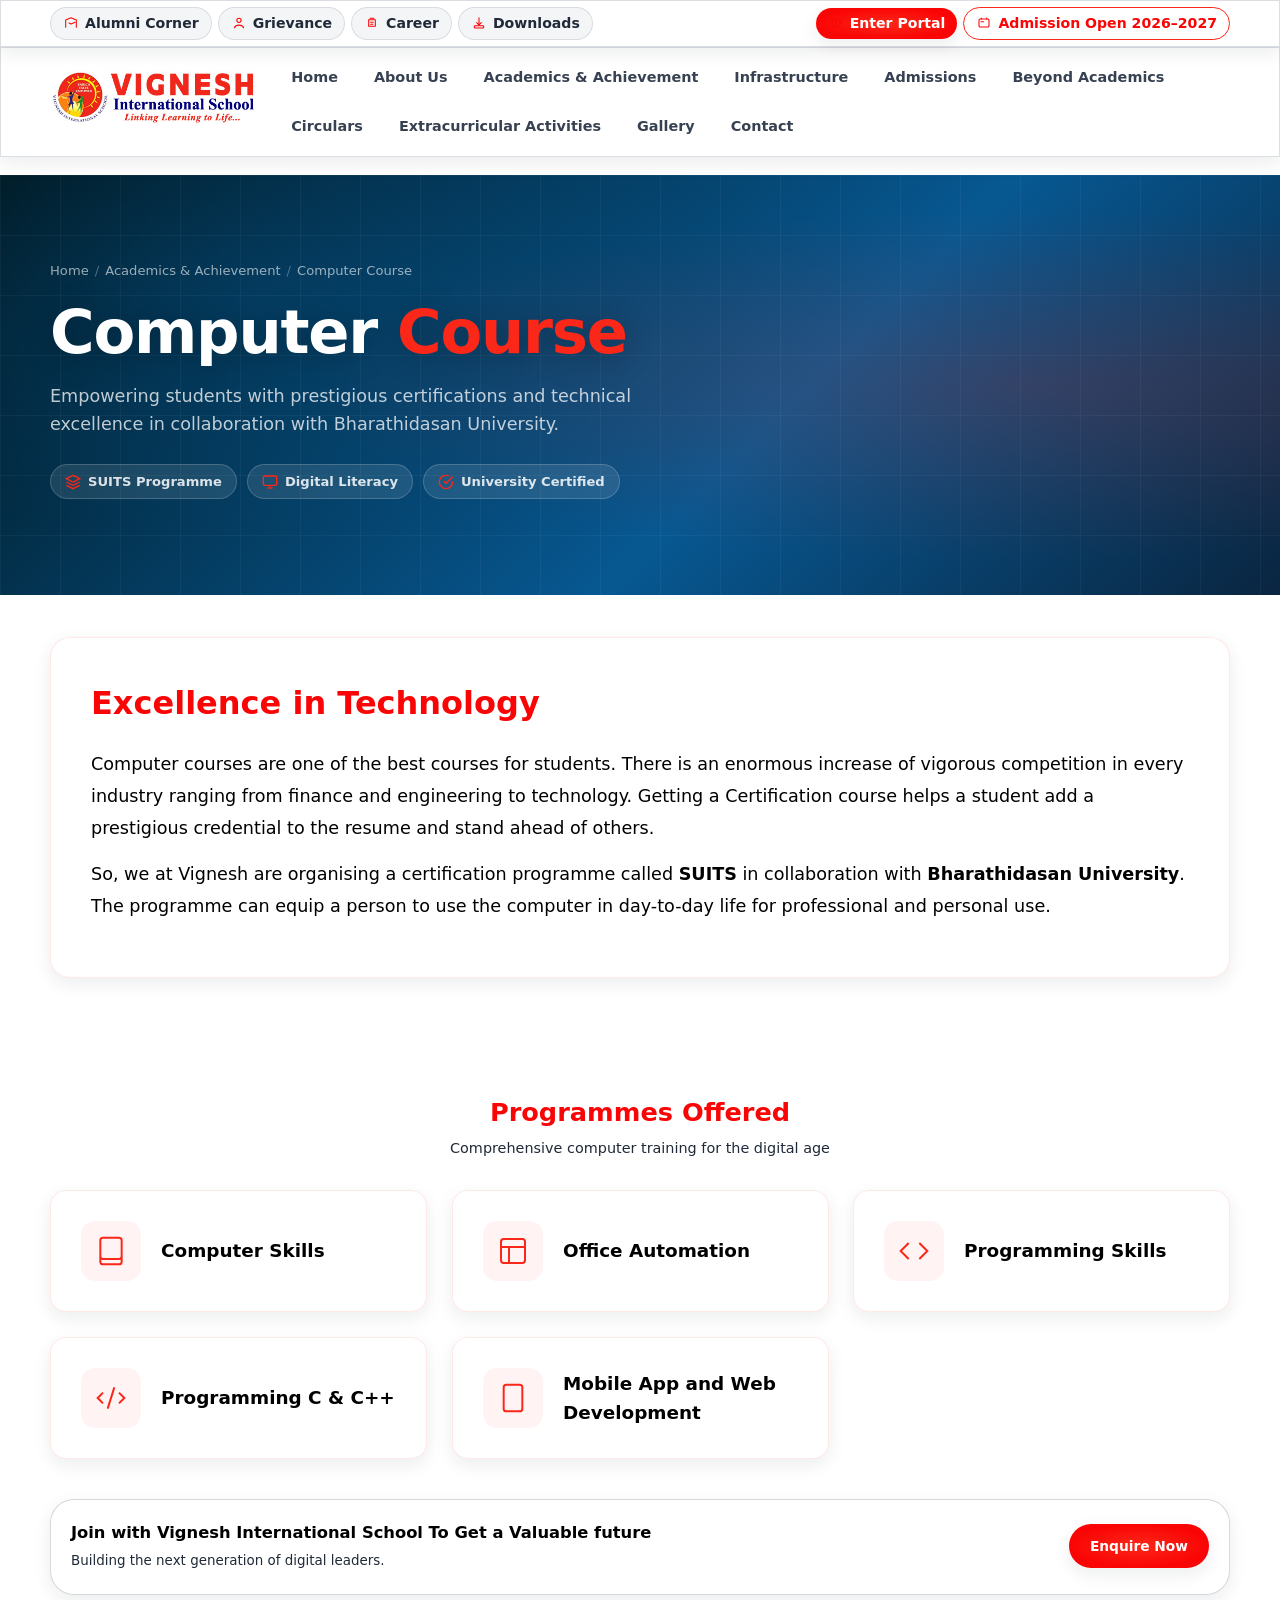
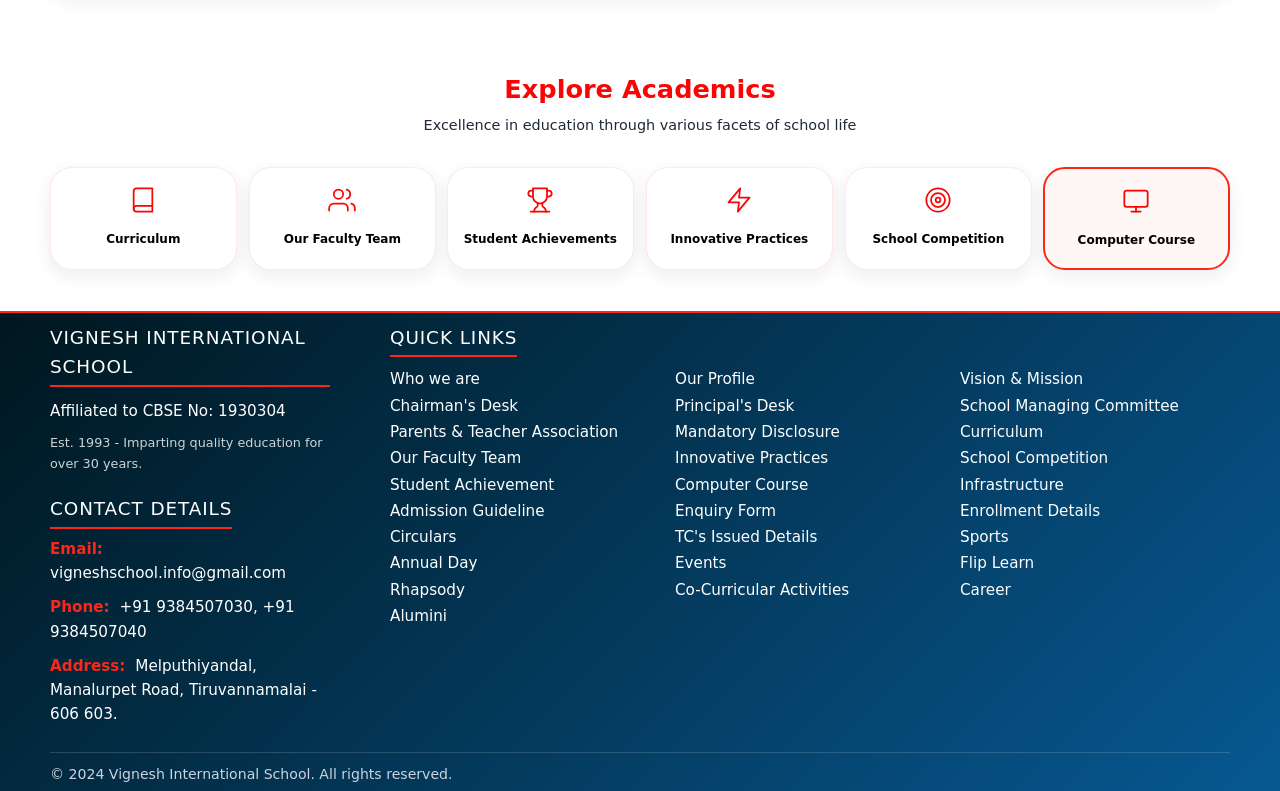
<file: html/computer-course.html>
<!DOCTYPE html>
<html lang="en">

<head>
    <meta charset="UTF-8" />
    <title>Computer Course | Vignesh International School</title>
    <meta name="viewport" content="width=device-width, initial-scale=1" />
    <meta name="description"
        content="Vignesh International School offers certification programmes like SUITS in collaboration with Bharathidasan University to equip students with essential computer skills." />
    <link rel="stylesheet" href="../css/style.css" />
    <link rel="stylesheet" href="../css/computer-course.css" />
</head>

<body>

    <!-- Top strip -->
    <div class="top-bar glass blur">
        <div class="container top-bar-inner">
            <div class="top-bar-left">
                <span class="pill pill-ghost">
                    <span class="pill-icon">
                        <svg viewBox="0 0 24 24">
                            <path d="M4 18.5V7.5L12 4l8 3.5v11" />
                            <path d="M9 12l3 1.5L18 11" />
                        </svg>
                    </span>
                    <span class="pill-label">Alumni Corner</span>
                </span>
                <span class="pill pill-ghost">
                    <span class="pill-icon">
                        <svg viewBox="0 0 24 24">
                            <circle cx="12" cy="8" r="3.2" />
                            <path d="M5 19c1.3-2.4 3.6-3.8 7-3.8s5.7 1.4 7 3.8" />
                        </svg>
                    </span>
                    <span class="pill-label">Grievance</span>
                </span>
                <span class="pill pill-ghost">
                    <span class="pill-icon">
                        <svg viewBox="0 0 24 24">
                            <path d="M7 7h10v10H7z" />
                            <path d="M9 5h6" />
                            <path d="M10 11h4" />
                            <path d="M10 14h3" />
                        </svg>
                    </span>
                    <span class="pill-label">Career</span>
                </span>
                <span class="pill pill-ghost">
                    <span class="pill-icon">
                        <svg viewBox="0 0 24 24">
                            <path d="M12 4v11" />
                            <path d="M8.5 11.5 12 15l3.5-3.5" />
                            <rect x="5" y="16" width="14" height="3.5" rx="1" />
                        </svg>
                    </span>
                    <span class="pill-label">Downloads</span>
                </span>
            </div>
            <div class="top-bar-right">
                <a href="#portal" class="pill pill-primary">
                    <span class="pill-icon">
                        <svg viewBox="0 0 24 24">
                            <circle cx="12" cy="12" r="6.5" />
                            <path d="M12 8v4l2 2" />
                        </svg>
                    </span>
                    <span class="pill-label">Enter Portal</span>
                </a>
                <span class="pill pill-outline">
                    <span class="pill-icon">
                        <svg viewBox="0 0 24 24">
                            <rect x="4.5" y="6" width="15" height="12" rx="2" />
                            <path d="M8 6V4.5" />
                            <path d="M16 6V4.5" />
                            <path d="M7.5 10h4" />
                        </svg>
                    </span>
                    <span class="pill-label">Admission Open 2026–2027</span>
                </span>
            </div>
        </div>
    </div>

    <!-- Header -->
    <header class="header glass blur">
        <div class="container nav">
            <div class="logo-group">
                <a href="index.html">
                    <img src="../images/vignesh-logo.jpg" alt="Vignesh logo" class="logo-image" />
                </a>
            </div>

            <button class="nav-toggle" id="navToggle">
                <span></span><span></span><span></span>
            </button>

            <nav class="nav-links" id="navLinks">
                <a href="index.html">Home</a>
                <div class="nav-dropdown-wrapper">
                    <a href="#about">About Us</a>
                    <div class="nav-dropdown">
                        <a href="who-we-are.html">Who we are</a>
                        <a href="our-profile.html">Our Profile</a>
                        <a href="vision-mission.html">Vision &amp; Mission</a>
                        <a href="chairman-message.html">Chairman's Message</a>
                        <a href="principal-message.html">Principal's Message</a>
                        <a href="smc.html">School Management Committee</a>
                        <a href="pta.html">Parents &amp; Teachers Association</a>
                        <a href="mandatory-disclosure.html">Mandatory Disclosure</a>
                    </div>
                </div>
                <div class="nav-dropdown-wrapper">
                    <a href="#academics" class="active">Academics &amp; Achievement</a>
                    <div class="nav-dropdown">
                        <a href="curriculum.html">Curriculum</a>
                        <a href="faculty.html">Our Faculty Team</a>
                        <a href="achievements.html">Student Achievements</a>
                        <a href="innovative-practices.html">Innovative Practices</a>
                        <a href="school-competition.html">School Competition</a>
                        <a href="computer-course.html">Computer Course</a>
                    </div>
                </div>
                <div class="nav-dropdown-wrapper">
                    <a href="#infrastructure">Infrastructure</a>
                    <div class="nav-dropdown">
                        <a href="#infra-auditorium">Auditorium</a>
                        <a href="#infra-av-room">Audio Visual Room</a>
                        <a href="#infra-laboratory">Laboratory</a>
                        <a href="#infra-library">Library</a>
                        <a href="#infra-dining">Dining &amp; Catering</a>
                        <a href="#infra-transportation">Transportation</a>
                        <a href="#infra-hostel">Hostel</a>
                    </div>
                </div>
                <!-- ... other nav items same as index ... -->
                <div class="nav-dropdown-wrapper">
                    <a href="#admissions">Admissions</a>
                    <div class="nav-dropdown">
                        <a href="#admissions-process">Admission Process</a>
                        <a href="#admissions-enquiry">Admission Enquiry</a>
                        <a href="#admissions-enrollment">Enrollment Details</a>
                        <a href="#admissions-tc-details">TC's Issued Details</a>
                    </div>
                </div>
                <div class="nav-dropdown-wrapper">
                    <a href="#beyond">Beyond Academics</a>
                    <div class="nav-dropdown">
                        <a href="#beyond-sports">Sports</a>
                        <a href="#beyond-annual-day">Annual Day</a>
                        <a href="#beyond-events">Events</a>
                        <a href="#beyond-flip-learn">Flip Learn</a>
                        <a href="#beyond-rhapsody">Rhapsody</a>
                    </div>
                </div>
                <div class="nav-dropdown-wrapper">
                    <a href="#circulars">Circulars</a>
                    <div class="nav-dropdown">
                        <a href="#circulars-cbse">CBSE Circulars</a>
                    </div>
                </div>
                <div class="nav-dropdown-wrapper">
                    <a href="#extracurricular">Extracurricular Activities</a>
                    <div class="nav-dropdown">
                        <a href="#extra-sansad">VIS Sansad</a>
                        <a href="#extra-community-service">Community Service</a>
                        <a href="#extra-health">Health</a>
                        <a href="#extra-skill-classes">Skill Enhancement Classes</a>
                    </div>
                </div>
                <div class="nav-dropdown-wrapper">
                    <a href="#gallery">Gallery</a>
                    <div class="nav-dropdown">
                        <a href="#gallery-events">Event Gallery</a>
                        <a href="#gallery-academy">Academy Gallery</a>
                        <a href="#gallery-videos">Videos</a>
                    </div>
                </div>
                <a href="#contact">Contact</a>
            </nav>
        </div>
    </header>

    <!-- Hero Banner -->
    <section class="page-hero">
        <div class="container page-hero-content">
            <div class="breadcrumb reveal">
                <a href="index.html">Home</a>
                <span class="breadcrumb-sep">/</span>
                <a href="#">Academics &amp; Achievement</a>
                <span class="breadcrumb-sep">/</span>
                <span>Computer Course</span>
            </div>
            <h1 class="page-hero-title reveal">Computer <span>Course</span></h1>
            <p class="page-hero-subtitle reveal">
                Empowering students with prestigious certifications and technical excellence in collaboration with
                Bharathidasan University.
            </p>
            <div class="page-hero-meta reveal">
                <span class="meta-chip">
                    <svg viewBox="0 0 24 24">
                        <path d="M12 2L2 7l10 5 10-5-10-5zM2 17l10 5 10-5M2 12l10 5 10-5" />
                    </svg>
                    SUITS Programme
                </span>
                <span class="meta-chip">
                    <svg viewBox="0 0 24 24">
                        <rect x="2" y="3" width="20" height="14" rx="2" ry="2"></rect>
                        <line x1="8" y1="21" x2="16" y2="21"></line>
                        <line x1="12" y1="17" x2="12" y2="21"></line>
                    </svg>
                    Digital Literacy
                </span>
                <span class="meta-chip">
                    <svg viewBox="0 0 24 24">
                        <path d="M22 11.08V12a10 10 0 1 1-5.93-9.14" />
                        <polyline points="22 4 12 14.01 9 11.01" />
                    </svg>
                    University Certified
                </span>
            </div>
        </div>
    </section>

    <!-- Course Intro -->
    <section class="section">
        <div class="container">
            <div class="course-intro-card glass-soft reveal">
                <h2>Excellence in Technology</h2>
                <p>
                    Computer courses are one of the best courses for students. There is an enormous increase of vigorous
                    competition in every industry ranging from finance and engineering to technology. Getting a
                    Certification
                    course helps a student add a prestigious credential to the resume and stand ahead of others.
                </p>
                <p>
                    So, we at Vignesh are organising a certification programme called <strong>SUITS</strong> in
                    collaboration with
                    <strong>Bharathidasan University</strong>. The programme can equip a person to use the computer in
                    day-to-day life for professional and personal use.
                </p>
            </div>
        </div>
    </section>

    <!-- Course List -->
    <section class="section section-alt">
        <div class="container">
            <div class="section-header reveal">
                <h2 class="section-title">Programmes Offered</h2>
                <p class="section-subtitle">Comprehensive computer training for the digital age</p>
            </div>

            <div class="course-grid">
                <!-- Skill 1 -->
                <div class="course-card card glass-soft reveal">
                    <div class="course-icon">
                        <svg viewBox="0 0 24 24">
                            <path
                                d="M20 16V4a2 2 0 0 0-2-2H6a2 2 0 0 0-2 2v12m16 0a2 2 0 0 1-2 2H6a2 2 0 0 1-2-2m16 0V20a2 2 0 0 1-2 2H6a2 2 0 0 1-2-2v-4" />
                        </svg>
                    </div>
                    <div class="course-info">
                        <h3>Computer Skills</h3>
                    </div>
                </div>

                <!-- Skill 2 -->
                <div class="course-card card glass-soft reveal">
                    <div class="course-icon">
                        <svg viewBox="0 0 24 24">
                            <rect x="3" y="3" width="18" height="18" rx="2" ry="2"></rect>
                            <line x1="3" y1="9" x2="21" y2="9"></line>
                            <line x1="9" y1="21" x2="9" y2="9"></line>
                        </svg>
                    </div>
                    <div class="course-info">
                        <h3>Office Automation</h3>
                    </div>
                </div>

                <!-- Skill 3 -->
                <div class="course-card card glass-soft reveal">
                    <div class="course-icon">
                        <svg viewBox="0 0 24 24">
                            <polyline points="16 18 22 12 16 6"></polyline>
                            <polyline points="8 6 2 12 8 18"></polyline>
                        </svg>
                    </div>
                    <div class="course-info">
                        <h3>Programming Skills</h3>
                    </div>
                </div>

                <!-- Skill 4 -->
                <div class="course-card card glass-soft reveal">
                    <div class="course-icon">
                        <svg viewBox="0 0 24 24">
                            <path d="m18 16 4-4-4-4"></path>
                            <path d="m6 8-4 4 4 4"></path>
                            <path d="m14.5 4-5 16"></path>
                        </svg>
                    </div>
                    <div class="course-info">
                        <h3>Programming C & C++</h3>
                    </div>
                </div>

                <!-- Skill 5 -->
                <div class="course-card card glass-soft reveal">
                    <div class="course-icon">
                        <svg viewBox="0 0 24 24">
                            <rect x="5" y="2" width="14" height="20" rx="2" ry="2"></rect>
                            <line x1="12" y1="18" x2="12.01" y2="18"></line>
                        </svg>
                    </div>
                    <div class="course-info">
                        <h3>Mobile App and Web Development</h3>
                    </div>
                </div>
            </div>

            <!-- CTA Band -->
            <div class="cta-band glass blur reveal">
                <div>
                    <h3>Join with Vignesh International School To Get a Valuable future</h3>
                    <p>Building the next generation of digital leaders.</p>
                </div>
                <div>
                    <a href="#contact" class="btn btn-primary neon-hover">
                        Enquire Now
                    </a>
                </div>
            </div>
        </div>
    </section>

    <!-- Related Academics -->
    <section class="section">
        <div class="container">
            <div class="section-header reveal">
                <h2 class="section-title">Explore Academics</h2>
                <p class="section-subtitle">Excellence in education through various facets of school life</p>
            </div>

            <div class="related-grid">
                <a href="curriculum.html" class="related-card card glass-soft reveal">
                    <div class="related-icon">
                        <svg viewBox="0 0 24 24" fill="none" stroke="currentColor" stroke-width="2"
                            stroke-linecap="round" stroke-linejoin="round">
                            <path d="M4 19.5A2.5 2.5 0 0 1 6.5 17H20"></path>
                            <path d="M6.5 2H20v20H6.5A2.5 2.5 0 0 1 4 19.5v-15A2.5 2.5 0 0 1 6.5 2z"></path>
                        </svg>
                    </div>
                    <div class="related-label">Curriculum</div>
                </a>
                <a href="faculty.html" class="related-card card glass-soft reveal">
                    <div class="related-icon">
                        <svg viewBox="0 0 24 24" fill="none" stroke="currentColor" stroke-width="2"
                            stroke-linecap="round" stroke-linejoin="round">
                            <path d="M17 21v-2a4 4 0 0 0-4-4H5a4 4 0 0 0-4 4v2"></path>
                            <circle cx="9" cy="7" r="4"></circle>
                            <path d="M23 21v-2a4 4 0 0 0-3-3.87"></path>
                            <path d="M16 3.13a4 4 0 0 1 0 7.75"></path>
                        </svg>
                    </div>
                    <div class="related-label">Our Faculty Team</div>
                </a>
                <a href="achievements.html" class="related-card card glass-soft reveal">
                    <div class="related-icon">
                        <svg viewBox="0 0 24 24" fill="none" stroke="currentColor" stroke-width="2"
                            stroke-linecap="round" stroke-linejoin="round">
                            <path d="M6 9H4.5a2.5 2.5 0 0 1 0-5H6"></path>
                            <path d="M18 9h1.5a2.5 2.5 0 0 0 0-5H18"></path>
                            <path d="M4 22h16"></path>
                            <path d="M10 14.66V17c0 .55-.47.98-.97 1.21C7.85 18.75 7 20.24 7 22"></path>
                            <path d="M14 14.66V17c0 .55.47.98.97 1.21C16.15 18.75 17 20.24 17 22"></path>
                            <path d="M18 2H6v7a6 6 0 0 0 12 0V2z"></path>
                        </svg>
                    </div>
                    <div class="related-label">Student Achievements</div>
                </a>
                <a href="innovative-practices.html" class="related-card card glass-soft reveal">
                    <div class="related-icon">
                        <svg viewBox="0 0 24 24" fill="none" stroke="currentColor" stroke-width="2"
                            stroke-linecap="round" stroke-linejoin="round">
                            <path d="M13 2L3 14h9l-1 8 10-12h-9l1-8z"></path>
                        </svg>
                    </div>
                    <div class="related-label">Innovative Practices</div>
                </a>
                <a href="school-competition.html" class="related-card card glass-soft reveal">
                    <div class="related-icon">
                        <svg viewBox="0 0 24 24" fill="none" stroke="currentColor" stroke-width="2"
                            stroke-linecap="round" stroke-linejoin="round">
                            <circle cx="12" cy="12" r="10"></circle>
                            <circle cx="12" cy="12" r="6"></circle>
                            <circle cx="12" cy="12" r="2"></circle>
                        </svg>
                    </div>
                    <div class="related-label">School Competition</div>
                </a>
                <a href="computer-course.html" class="related-card card glass-soft active-link reveal">
                    <div class="related-icon">
                        <svg viewBox="0 0 24 24" fill="none" stroke="currentColor" stroke-width="2"
                            stroke-linecap="round" stroke-linejoin="round">
                            <rect x="2" y="3" width="20" height="14" rx="2" ry="2"></rect>
                            <line x1="8" y1="21" x2="16" y2="21"></line>
                            <line x1="12" y1="17" x2="12" y2="21"></line>
                        </svg>
                    </div>
                    <div class="related-label">Computer Course</div>
                </a>
            </div>
        </div>
    </section>

    <!-- Footer -->
    <footer class="footer" id="contact">
        <div class="container footer-grid">
            <div class="footer-block reveal">
                <div class="footer-title">Vignesh International School</div>
                <p class="footer-text">Affiliated to CBSE No: 1930304</p>
                <p class="footer-text" style="font-size: 0.8rem; opacity: 0.8; margin-bottom: 5px;">Est. 1993 -
                    Imparting quality education for over 30 years.</p>
                <div class="footer-title" style="margin-top: 15px; margin-bottom: 8px;">Contact Details</div>
                <p class="footer-text">
                    <strong>Email:</strong> vigneshschool.info@gmail.com
                </p>
                <p class="footer-text">
                    <strong>Phone:</strong> +91 9384507030, +91 9384507040
                </p>
                <p class="footer-text">
                    <strong>Address:</strong> Melputhiyandal, Manalurpet Road, Tiruvannamalai - 606 603.
                </p>
            </div>

            <div class="footer-block reveal">
                <div class="footer-title">Quick Links</div>
                <ul class="footer-list">
                    <li><a href="who-we-are.html">Who we are</a></li>
                    <li><a href="our-profile.html">Our Profile</a></li>
                    <li><a href="vision-mission.html">Vision &amp; Mission</a></li>
                    <li><a href="chairman-message.html">Chairman's Desk</a></li>
                    <li><a href="principal-message.html">Principal's Desk</a></li>
                    <li><a href="smc.html">School Managing Committee</a></li>
                    <li><a href="pta.html">Parents &amp; Teacher Association</a></li>
                    <li><a href="mandatory-disclosure.html">Mandatory Disclosure</a></li>
                    <li><a href="curriculum.html">Curriculum</a></li>
                    <li><a href="faculty.html">Our Faculty Team</a></li>
                    <li><a href="innovative-practices.html">Innovative Practices</a></li>
                    <li><a href="school-competition.html">School Competition</a></li>
                    <li><a href="achievements.html">Student Achievement</a></li>
                    <li><a href="computer-course.html">Computer Course</a></li>
                    <li><a href="index.html#infrastructure">Infrastructure</a></li>
                    <li><a href="index.html#admissions">Admission Guideline</a></li>
                    <li><a href="index.html#admissions">Enquiry Form</a></li>
                    <li><a href="index.html#admissions">Enrollment Details</a></li>
                    <li><a href="index.html#circulars">Circulars</a></li>
                    <li><a href="index.html#academics">TC's Issued Details</a></li>
                    <li><a href="index.html#extracurricular">Sports</a></li>
                    <li><a href="index.html#extracurricular">Annual Day</a></li>
                    <li><a href="index.html#extracurricular">Events</a></li>
                    <li><a href="index.html#extracurricular">Flip Learn</a></li>
                    <li><a href="index.html#extracurricular">Rhapsody</a></li>
                    <li><a href="index.html#extracurricular">Co-Curricular Activities</a></li>
                    <li><a href="index.html#career">Career</a></li>
                    <li><a href="index.html#alumni">Alumini</a></li>
                </ul>
            </div>
        </div>

        <div class="container footer-bottom">
            <span>© 2024 Vignesh International School. All rights reserved.</span>
        </div>
    </footer>

    <script src="../js/script.js"></script>
</body>

</html>
</file>
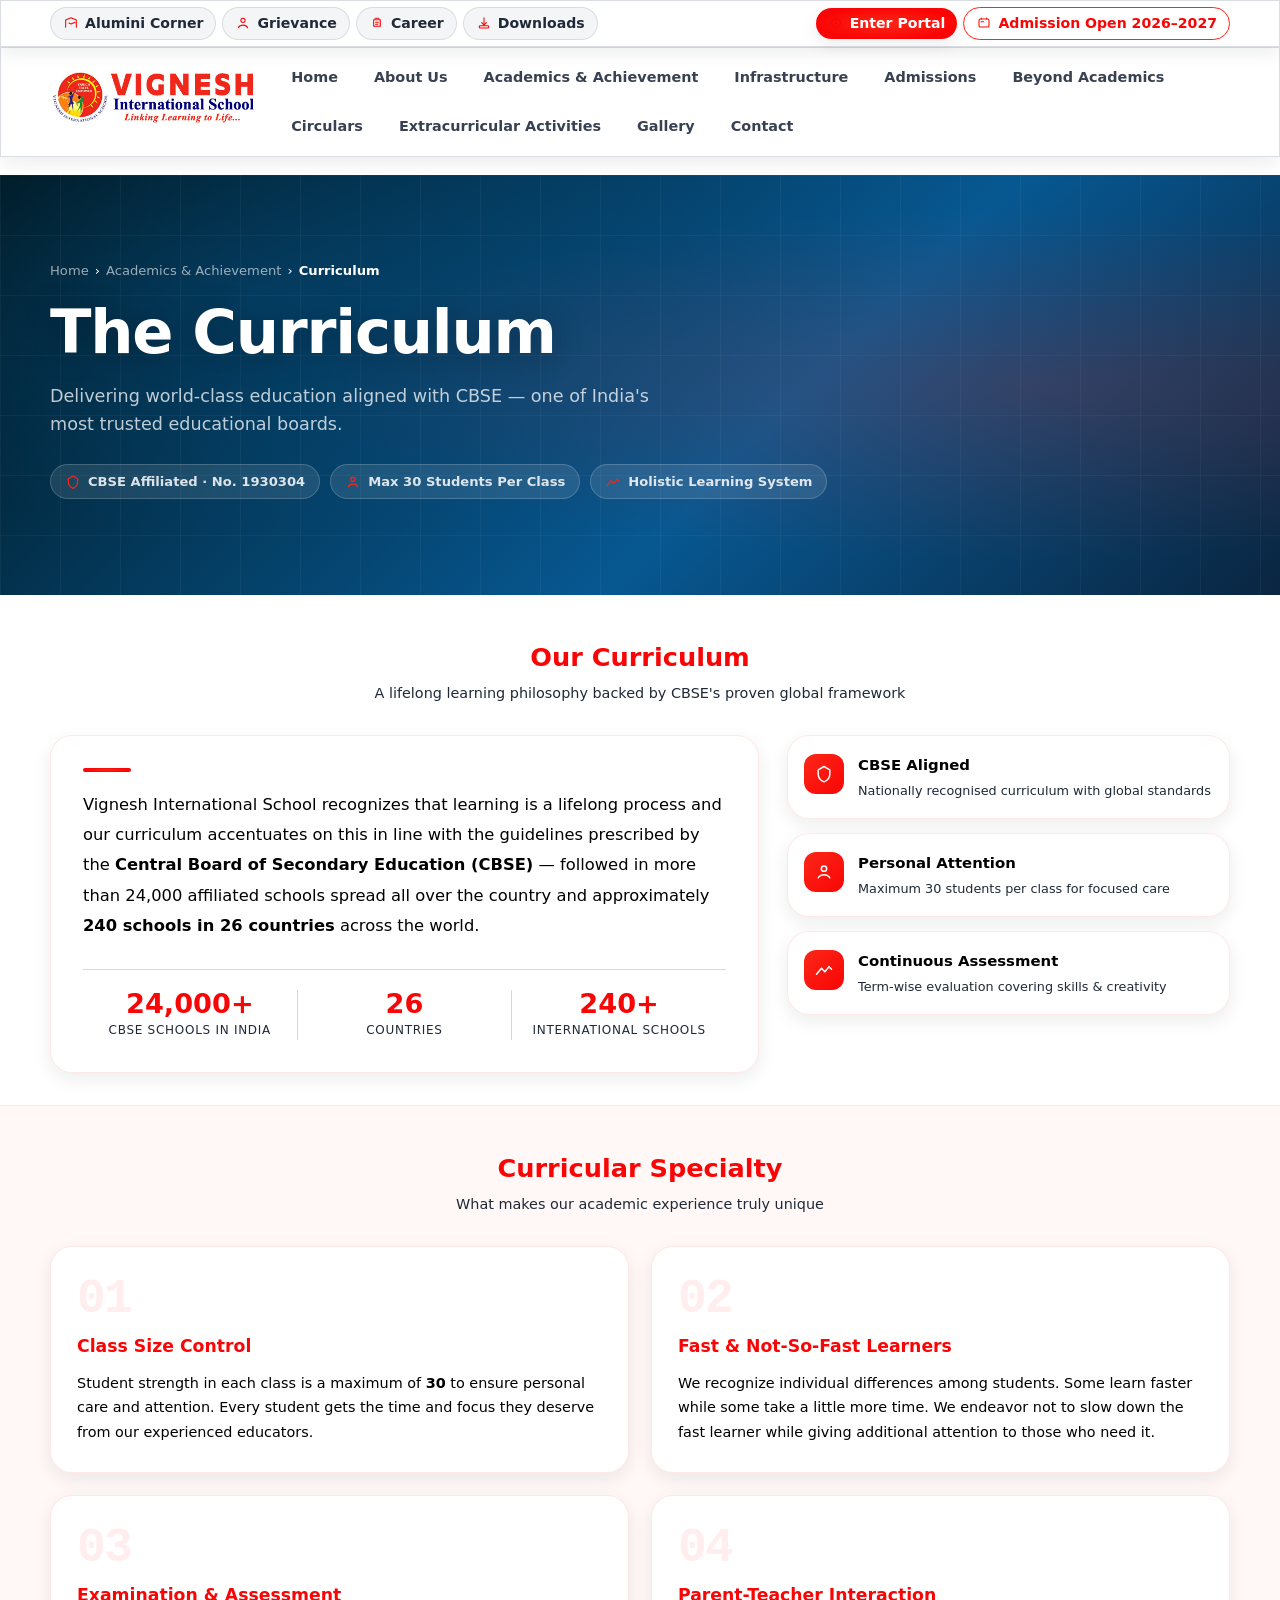
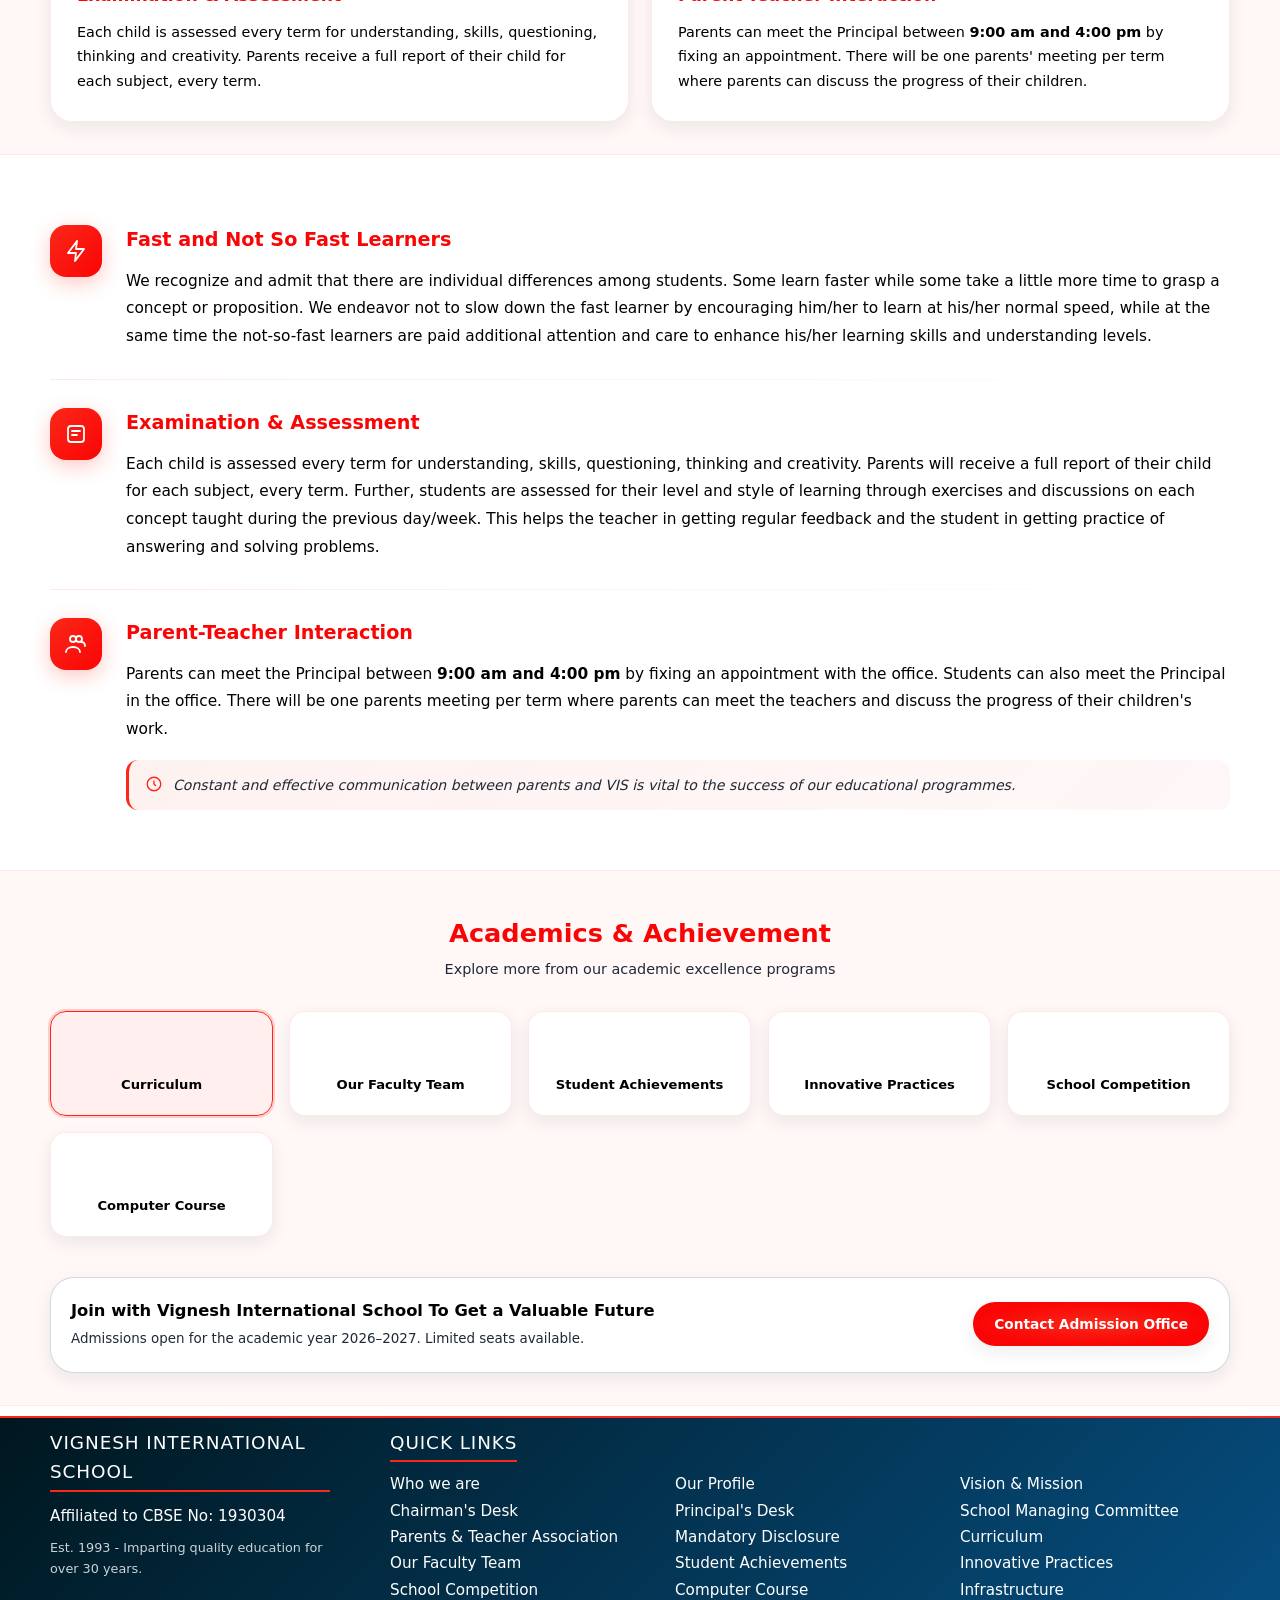
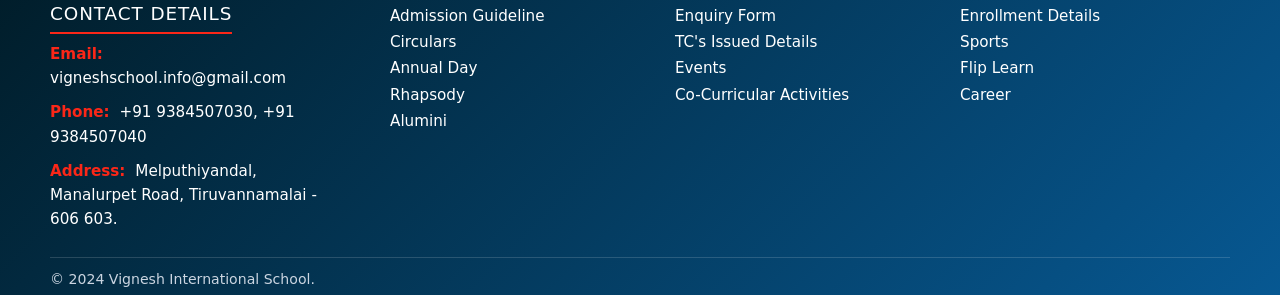
<file: html/curriculum.html>
<!DOCTYPE html>
<html lang="en">

<head>
    <meta charset="UTF-8" />
    <title>Curriculum | Vignesh International School</title>
    <meta name="viewport" content="width=device-width, initial-scale=1" />
    <meta name="description"
        content="Explore the comprehensive CBSE-aligned curriculum at Vignesh International School, Tiruvannamalai. Learn about our teaching practices, assessments, and parent-teacher interaction." />
    <link rel="stylesheet" href="../css/style.css" />
    <link rel="stylesheet" href="../css/curriculum.css" />
</head>

<body>

    <!-- Top neon strip -->
    <div class="top-bar glass blur">
        <div class="container top-bar-inner">
            <div class="top-bar-left">
                <span class="pill pill-ghost">
                    <span class="pill-icon">
                        <svg viewBox="0 0 24 24" aria-hidden="true">
                            <path d="M4 18.5V7.5L12 4l8 3.5v11" />
                            <path d="M9 12l3 1.5L18 11" />
                        </svg>
                    </span>
                    <span class="pill-label">Alumini Corner</span>
                </span>
                <span class="pill pill-ghost">
                    <span class="pill-icon">
                        <svg viewBox="0 0 24 24" aria-hidden="true">
                            <circle cx="12" cy="8" r="3.2" />
                            <path d="M5 19c1.3-2.4 3.6-3.8 7-3.8s5.7 1.4 7 3.8" />
                        </svg>
                    </span>
                    <span class="pill-label">Grievance</span>
                </span>
                <span class="pill pill-ghost">
                    <span class="pill-icon">
                        <svg viewBox="0 0 24 24" aria-hidden="true">
                            <path d="M7 7h10v10H7z" />
                            <path d="M9 5h6" />
                            <path d="M10 11h4" />
                            <path d="M10 14h3" />
                        </svg>
                    </span>
                    <span class="pill-label">Career</span>
                </span>
                <span class="pill pill-ghost">
                    <span class="pill-icon">
                        <svg viewBox="0 0 24 24" aria-hidden="true">
                            <path d="M12 4v11" />
                            <path d="M8.5 11.5 12 15l3.5-3.5" />
                            <rect x="5" y="16" width="14" height="3.5" rx="1" />
                        </svg>
                    </span>
                    <span class="pill-label">Downloads</span>
                </span>
            </div>
            <div class="top-bar-right">
                <a href="#portal" class="pill pill-primary">
                    <span class="pill-icon">
                        <svg viewBox="0 0 24 24" aria-hidden="true">
                            <circle cx="12" cy="12" r="6.5" />
                            <path d="M12 8v4l2 2" />
                        </svg>
                    </span>
                    <span class="pill-label">Enter Portal</span>
                </a>
                <span class="pill pill-outline">
                    <span class="pill-icon">
                        <svg viewBox="0 0 24 24" aria-hidden="true">
                            <rect x="4.5" y="6" width="15" height="12" rx="2" />
                            <path d="M8 6V4.5" />
                            <path d="M16 6V4.5" />
                            <path d="M7.5 10h4" />
                        </svg>
                    </span>
                    <span class="pill-label">Admission Open 2026–2027</span>
                </span>
            </div>
        </div>
    </div>

    <!-- Header -->
    <header class="header glass blur">
        <div class="container nav">
            <div class="logo-group">
                <a href="index.html">
                    <img src="../images/vignesh-logo.jpg" alt="Vignesh International School logo" class="logo-image" />
                </a>
            </div>

            <button class="nav-toggle" id="navToggle">
                <span></span><span></span><span></span>
            </button>

            <nav class="nav-links" id="navLinks">
                <a href="index.html">Home</a>
                <div class="nav-dropdown-wrapper">
                    <a href="#about">About Us</a>
                    <div class="nav-dropdown">
                        <a href="who-we-are.html">Who we are</a>
                        <a href="our-profile.html">Our Profile</a>
                        <a href="vision-mission.html">Vision &amp; Mission</a>
                        <a href="chairman-message.html">Chairman's Message</a>
                        <a href="principal-message.html">Principal's Message</a>
                        <a href="smc.html">School Management Committee</a>
                        <a href="pta.html">Parents &amp; Teacher Association</a>
                        <a href="mandatory-disclosure.html">Mandatory Disclosure</a>
                    </div>
                </div>
                <div class="nav-dropdown-wrapper">
                    <a href="#academics" class="active">Academics &amp; Achievement</a>
                    <div class="nav-dropdown">
                        <a href="curriculum.html">Curriculum</a>
                        <a href="faculty.html">Our Faculty Team</a>
                        <a href="achievements.html">Student Achievements</a>
                        <a href="innovative-practices.html">Innovative Practices</a>
                        <a href="school-competition.html">School Competition</a>
                        <a href="computer-course.html">Computer Course</a>
                    </div>
                </div>
                <div class="nav-dropdown-wrapper">
                    <a href="#infrastructure">Infrastructure</a>
                    <div class="nav-dropdown">
                        <a href="#infra-auditorium">Auditorium</a>
                        <a href="#infra-av-room">Audio Visual Room</a>
                        <a href="#infra-laboratory">Laboratory</a>
                        <a href="#infra-library">Library</a>
                        <a href="#infra-dining">Dining &amp; Catering</a>
                        <a href="#infra-transportation">Transportation</a>
                        <a href="#infra-hostel">Hostel</a>
                    </div>
                </div>
                <div class="nav-dropdown-wrapper">
                    <a href="#admissions">Admissions</a>
                    <div class="nav-dropdown">
                        <a href="#admissions-process">Admission Process</a>
                        <a href="#admissions-enquiry">Admission Enquiry</a>
                        <a href="#admissions-enrollment">Enrollment Details</a>
                        <a href="#admissions-tc-details">TC's Issued Details</a>
                    </div>
                </div>
                <div class="nav-dropdown-wrapper">
                    <a href="#beyond">Beyond Academics</a>
                    <div class="nav-dropdown">
                        <a href="#beyond-sports">Sports</a>
                        <a href="#beyond-annual-day">Annual Day</a>
                        <a href="#beyond-events">Events</a>
                        <a href="#beyond-flip-learn">Flip Learn</a>
                        <a href="#beyond-rhapsody">Rhapsody</a>
                    </div>
                </div>
                <div class="nav-dropdown-wrapper">
                    <a href="#circulars">Circulars</a>
                    <div class="nav-dropdown">
                        <a href="#circulars-cbse">CBSE Circulars</a>
                    </div>
                </div>
                <div class="nav-dropdown-wrapper">
                    <a href="#extracurricular">Extracurricular Activities</a>
                    <div class="nav-dropdown">
                        <a href="#extra-sansad">VIS Sansad</a>
                        <a href="#extra-community-service">Community Service</a>
                        <a href="#extra-health">Health</a>
                        <a href="#extra-skill-classes">Skill Enhancement Classes</a>
                    </div>
                </div>
                <div class="nav-dropdown-wrapper">
                    <a href="#gallery">Gallery</a>
                    <div class="nav-dropdown">
                        <a href="#gallery-events">Event Gallery</a>
                        <a href="#gallery-academy">Academy Gallery</a>
                        <a href="#gallery-videos">Videos</a>
                    </div>
                </div>
                <a href="#contact">Contact</a>
            </nav>
        </div>
    </header>

    <!-- Page Hero / Title Banner -->
    <section class="page-hero" id="home">
        <div class="page-hero-overlay"></div>
        <div class="container page-hero-content">
            <div class="breadcrumb reveal">
                <a href="index.html">Home</a>
                <span class="breadcrumb-sep">›</span>
                <a href="#">Academics &amp; Achievement</a>
                <span class="breadcrumb-sep">›</span>
                <span>Curriculum</span>
            </div>
            <h1 class="page-hero-title reveal">The Curriculum</h1>
            <p class="page-hero-subtitle reveal">
                Delivering world-class education aligned with CBSE — one of India's most trusted educational boards.
            </p>
            <div class="page-hero-meta reveal">
                <span class="meta-chip">
                    <svg viewBox="0 0 24 24" aria-hidden="true">
                        <path d="M12 3l7 4v5c0 5-4.5 8.4-7 9.5C9.5 20.4 5 17 5 12V7z" />
                    </svg>
                    CBSE Affiliated · No. 1930304
                </span>
                <span class="meta-chip">
                    <svg viewBox="0 0 24 24" aria-hidden="true">
                        <circle cx="12" cy="8" r="3.2" />
                        <path d="M5 19c1.3-2.4 3.6-3.8 7-3.8s5.7 1.4 7 3.8" />
                    </svg>
                    Max 30 Students Per Class
                </span>
                <span class="meta-chip">
                    <svg viewBox="0 0 24 24" aria-hidden="true">
                        <path d="M3 17l6-7 4 4 5-6 3 3" />
                    </svg>
                    Holistic Learning System
                </span>
            </div>
        </div>
    </section>

    <!-- Curriculum Overview -->
    <section class="section" id="curriculum-overview">
        <div class="container">
            <div class="section-header reveal">
                <h2 class="section-title">Our Curriculum</h2>
                <p class="section-subtitle">A lifelong learning philosophy backed by CBSE's proven global framework</p>
            </div>

            <div class="curriculum-intro-grid">
                <div class="card glass-soft reveal curriculum-lead-card">
                    <div class="card-accent-bar"></div>
                    <p>
                        Vignesh International School recognizes that learning is a lifelong process and our curriculum
                        accentuates on this in line with the guidelines prescribed by the <strong>Central Board of
                            Secondary
                            Education (CBSE)</strong> — followed in more than 24,000 affiliated schools spread all over
                        the country
                        and approximately <strong>240 schools in 26 countries</strong> across the world.
                    </p>
                    <div class="curriculum-stats-row">
                        <div class="curr-stat">
                            <div class="curr-stat-number">24,000+</div>
                            <div class="curr-stat-label">CBSE Schools in India</div>
                        </div>
                        <div class="curr-stat">
                            <div class="curr-stat-number">26</div>
                            <div class="curr-stat-label">Countries</div>
                        </div>
                        <div class="curr-stat">
                            <div class="curr-stat-number">240+</div>
                            <div class="curr-stat-label">International Schools</div>
                        </div>
                    </div>
                </div>

                <div class="curriculum-feature-stack">
                    <div class="feature-badge card glass-soft reveal">
                        <div class="feature-icon">
                            <svg viewBox="0 0 24 24" aria-hidden="true">
                                <path d="M12 3l7 4v5c0 5-4.5 8.4-7 9.5C9.5 20.4 5 17 5 12V7z" />
                            </svg>
                        </div>
                        <div>
                            <div class="feature-title">CBSE Aligned</div>
                            <div class="feature-sub">Nationally recognised curriculum with global standards</div>
                        </div>
                    </div>
                    <div class="feature-badge card glass-soft reveal">
                        <div class="feature-icon">
                            <svg viewBox="0 0 24 24" aria-hidden="true">
                                <circle cx="12" cy="8" r="3.2" />
                                <path d="M5 19c1.3-2.4 3.6-3.8 7-3.8s5.7 1.4 7 3.8" />
                            </svg>
                        </div>
                        <div>
                            <div class="feature-title">Personal Attention</div>
                            <div class="feature-sub">Maximum 30 students per class for focused care</div>
                        </div>
                    </div>
                    <div class="feature-badge card glass-soft reveal">
                        <div class="feature-icon">
                            <svg viewBox="0 0 24 24" aria-hidden="true">
                                <path d="M3 17l6-7 4 4 5-6 3 3" />
                            </svg>
                        </div>
                        <div>
                            <div class="feature-title">Continuous Assessment</div>
                            <div class="feature-sub">Term-wise evaluation covering skills &amp; creativity</div>
                        </div>
                    </div>
                </div>
            </div>
        </div>
    </section>

    <!-- Curricular Specialty -->
    <section class="section section-alt" id="specialty">
        <div class="container">
            <div class="section-header reveal">
                <h2 class="section-title">Curricular Specialty</h2>
                <p class="section-subtitle">What makes our academic experience truly unique</p>
            </div>

            <div class="specialty-grid">
                <div class="specialty-card card glass-soft reveal">
                    <div class="specialty-num">01</div>
                    <h3>Class Size Control</h3>
                    <p>Student strength in each class is a maximum of <strong>30</strong> to ensure personal care and
                        attention. Every student gets the time and focus they deserve from our experienced educators.
                    </p>
                </div>

                <div class="specialty-card card glass-soft reveal">
                    <div class="specialty-num">02</div>
                    <h3>Fast &amp; Not-So-Fast Learners</h3>
                    <p>We recognize individual differences among students. Some learn faster while some take a little
                        more time. We endeavor not to slow down the fast learner while giving additional attention to
                        those who need it.</p>
                </div>

                <div class="specialty-card card glass-soft reveal">
                    <div class="specialty-num">03</div>
                    <h3>Examination &amp; Assessment</h3>
                    <p>Each child is assessed every term for understanding, skills, questioning, thinking and
                        creativity. Parents receive a full report of their child for each subject, every term.</p>
                </div>

                <div class="specialty-card card glass-soft reveal">
                    <div class="specialty-num">04</div>
                    <h3>Parent-Teacher Interaction</h3>
                    <p>Parents can meet the Principal between <strong>9:00 am and 4:00 pm</strong> by fixing an
                        appointment. There will be one parents' meeting per term where parents can discuss the progress
                        of their children.</p>
                </div>
            </div>
        </div>
    </section>

    <!-- Detailed Sections -->
    <section class="section" id="details">
        <div class="container">

            <!-- Fast Learners Detail -->
            <div class="detail-block reveal">
                <div class="detail-icon-wrap">
                    <svg viewBox="0 0 24 24" aria-hidden="true">
                        <path d="M13 2L4 14h8l-1 8 9-12h-8z" />
                    </svg>
                </div>
                <div class="detail-body">
                    <h3 class="detail-title">Fast and Not So Fast Learners</h3>
                    <p>We recognize and admit that there are individual differences among students. Some learn faster
                        while some take a little more time to grasp a concept or proposition. We endeavor not to slow
                        down the fast learner by encouraging him/her to learn at his/her normal speed, while at the same
                        time the not-so-fast learners are paid additional attention and care to enhance his/her learning
                        skills and understanding levels.</p>
                </div>
            </div>

            <div class="detail-divider"></div>

            <!-- Examination Detail -->
            <div class="detail-block reveal">
                <div class="detail-icon-wrap">
                    <svg viewBox="0 0 24 24" aria-hidden="true">
                        <rect x="4" y="4" width="16" height="16" rx="3" />
                        <path d="M8 9h8M8 13h5" />
                    </svg>
                </div>
                <div class="detail-body">
                    <h3 class="detail-title">Examination &amp; Assessment</h3>
                    <p>Each child is assessed every term for understanding, skills, questioning, thinking and
                        creativity. Parents will receive a full report of their child for each subject, every term.
                        Further, students are assessed for their level and style of learning through exercises and
                        discussions on each concept taught during the previous day/week. This helps the teacher in
                        getting regular feedback and the student in getting practice of answering and solving problems.
                    </p>
                </div>
            </div>

            <div class="detail-divider"></div>

            <!-- Parent-Teacher Detail -->
            <div class="detail-block reveal">
                <div class="detail-icon-wrap">
                    <svg viewBox="0 0 24 24" aria-hidden="true">
                        <circle cx="9" cy="7" r="3" />
                        <circle cx="15" cy="7" r="3" />
                        <path d="M2 20c0-3 3.13-5 7-5s7 2 7 5M17 10c2 0 4 1.3 4 4" />
                    </svg>
                </div>
                <div class="detail-body">
                    <h3 class="detail-title">Parent-Teacher Interaction</h3>
                    <p>Parents can meet the Principal between <strong>9:00 am and 4:00 pm</strong> by fixing an
                        appointment with the office. Students can also meet the Principal in the office. There will be
                        one parents meeting per term where parents can meet the teachers and discuss the progress of
                        their children's work.</p>
                    <div class="info-highlight">
                        <svg viewBox="0 0 24 24" aria-hidden="true">
                            <circle cx="12" cy="12" r="9" />
                            <path d="M12 8v4l2 2" />
                        </svg>
                        <span>Constant and effective communication between parents and VIS is vital to the success of
                            our educational programmes.</span>
                    </div>
                </div>
            </div>
        </div>
    </section>

    <!-- Related Academics Links -->
    <section class="section section-alt" id="related">
        <div class="container">
            <div class="section-header reveal">
                <h2 class="section-title">Academics &amp; Achievement</h2>
                <p class="section-subtitle">Explore more from our academic excellence programs</p>
            </div>

            <div class="related-grid">
                <a href="curriculum.html" class="related-card card glass-soft active-link reveal">
                    <div class="related-icon">
                        <svg viewBox="0 0 24 24" fill="none" stroke="currentColor" stroke-width="2"
                            stroke-linecap="round" stroke-linejoin="round">
                            <path d="M4 19.5A2.5 2.5 0 0 1 6.5 17H20"></path>
                            <path d="M6.5 2H20v20H6.5A2.5 2.5 0 0 1 4 19.5v-15A2.5 2.5 0 0 1 6.5 2z"></path>
                        </svg>
                    </div>
                    <div class="related-label">Curriculum</div>
                </a>
                <a href="faculty.html" class="related-card card glass-soft reveal">
                    <div class="related-icon">
                        <svg viewBox="0 0 24 24" fill="none" stroke="currentColor" stroke-width="2"
                            stroke-linecap="round" stroke-linejoin="round">
                            <path d="M17 21v-2a4 4 0 0 0-4-4H5a4 4 0 0 0-4 4v2"></path>
                            <circle cx="9" cy="7" r="4"></circle>
                            <path d="M23 21v-2a4 4 0 0 0-3-3.87"></path>
                            <path d="M16 3.13a4 4 0 0 1 0 7.75"></path>
                        </svg>
                    </div>
                    <div class="related-label">Our Faculty Team</div>
                </a>
                <a href="achievements.html" class="related-card card glass-soft reveal">
                    <div class="related-icon">
                        <svg viewBox="0 0 24 24" fill="none" stroke="currentColor" stroke-width="2"
                            stroke-linecap="round" stroke-linejoin="round">
                            <path d="M6 9H4.5a2.5 2.5 0 0 1 0-5H6"></path>
                            <path d="M18 9h1.5a2.5 2.5 0 0 0 0-5H18"></path>
                            <path d="M4 22h16"></path>
                            <path d="M10 14.66V17c0 .55-.47.98-.97 1.21C7.85 18.75 7 20.24 7 22"></path>
                            <path d="M14 14.66V17c0 .55.47.98.97 1.21C16.15 18.75 17 20.24 17 22"></path>
                            <path d="M18 2H6v7a6 6 0 0 0 12 0V2z"></path>
                        </svg>
                    </div>
                    <div class="related-label">Student Achievements</div>
                </a>
                <a href="innovative-practices.html" class="related-card card glass-soft reveal">
                    <div class="related-icon">
                        <svg viewBox="0 0 24 24" fill="none" stroke="currentColor" stroke-width="2"
                            stroke-linecap="round" stroke-linejoin="round">
                            <path d="M13 2L3 14h9l-1 8 10-12h-9l1-8z"></path>
                        </svg>
                    </div>
                    <div class="related-label">Innovative Practices</div>
                </a>
                <a href="school-competition.html" class="related-card card glass-soft reveal">
                    <div class="related-icon">
                        <svg viewBox="0 0 24 24" fill="none" stroke="currentColor" stroke-width="2"
                            stroke-linecap="round" stroke-linejoin="round">
                            <circle cx="12" cy="12" r="10"></circle>
                            <circle cx="12" cy="12" r="6"></circle>
                            <circle cx="12" cy="12" r="2"></circle>
                        </svg>
                    </div>
                    <div class="related-label">School Competition</div>
                </a>
                <a href="computer-course.html" class="related-card card glass-soft reveal">
                    <div class="related-icon">
                        <svg viewBox="0 0 24 24" fill="none" stroke="currentColor" stroke-width="2"
                            stroke-linecap="round" stroke-linejoin="round">
                            <rect x="2" y="3" width="20" height="14" rx="2" ry="2"></rect>
                            <line x1="8" y1="21" x2="16" y2="21"></line>
                            <line x1="12" y1="17" x2="12" y2="21"></line>
                        </svg>
                    </div>
                    <div class="related-label">Computer Course</div>
                </a>
            </div>

            <!-- CTA Band -->
            <div class="cta-band glass blur reveal" style="margin-top: 40px;">
                <div>
                    <h3>Join with Vignesh International School To Get a Valuable Future</h3>
                    <p>Admissions open for the academic year 2026–2027. Limited seats available.</p>
                </div>
                <div>
                    <a href="#contact" class="btn btn-primary neon-hover">
                        Contact Admission Office
                        <span class="btn-glow"></span>
                    </a>
                </div>
            </div>
        </div>
    </section>

    <!-- Footer -->
    <footer class="footer" id="contact">
        <div class="container footer-grid">
            <div class="footer-block reveal">
                <div class="footer-title">Vignesh International School</div>
                <p class="footer-text">Affiliated to CBSE No: 1930304</p>
                <p class="footer-text" style="font-size: 0.8rem; opacity: 0.8; margin-bottom: 5px;">Est. 1993 -
                    Imparting quality education for over 30 years.</p>
                <div class="footer-title" style="margin-top: 15px; margin-bottom: 8px;">Contact Details</div>
                <p class="footer-text">
                    <strong>Email:</strong> vigneshschool.info@gmail.com
                </p>
                <p class="footer-text">
                    <strong>Phone:</strong> +91 9384507030, +91 9384507040
                </p>
                <p class="footer-text">
                    <strong>Address:</strong> Melputhiyandal, Manalurpet Road, Tiruvannamalai - 606 603.
                </p>
            </div>

            <div class="footer-block reveal">
                <div class="footer-title">Quick Links</div>
                <ul class="footer-list">
                    <li><a href="who-we-are.html">Who we are</a></li>
                    <li><a href="our-profile.html">Our Profile</a></li>
                    <li><a href="vision-mission.html">Vision &amp; Mission</a></li>
                    <li><a href="chairman-message.html">Chairman's Desk</a></li>
                    <li><a href="principal-message.html">Principal's Desk</a></li>
                    <li><a href="smc.html">School Managing Committee</a></li>
                    <li><a href="pta.html">Parents &amp; Teacher Association</a></li>
                    <li><a href="mandatory-disclosure.html">Mandatory Disclosure</a></li>
                    <li><a href="curriculum.html">Curriculum</a></li>
                    <li><a href="faculty.html">Our Faculty Team</a></li>
                    <li><a href="achievements.html">Student Achievements</a></li>
                    <li><a href="innovative-practices.html">Innovative Practices</a></li>
                    <li><a href="school-competition.html">School Competition</a></li>
                    <li><a href="computer-course.html">Computer Course</a></li>
                    <li><a href="index.html#infrastructure">Infrastructure</a></li>
                    <li><a href="index.html#admissions">Admission Guideline</a></li>
                    <li><a href="index.html#admissions">Enquiry Form</a></li>
                    <li><a href="index.html#admissions">Enrollment Details</a></li>
                    <li><a href="index.html#circulars">Circulars</a></li>
                    <li><a href="index.html#academics">TC's Issued Details</a></li>
                    <li><a href="index.html#extracurricular">Sports</a></li>
                    <li><a href="index.html#extracurricular">Annual Day</a></li>
                    <li><a href="index.html#extracurricular">Events</a></li>
                    <li><a href="index.html#extracurricular">Flip Learn</a></li>
                    <li><a href="index.html#extracurricular">Rhapsody</a></li>
                    <li><a href="index.html#extracurricular">Co-Curricular Activities</a></li>
                    <li><a href="index.html#career">Career</a></li>
                    <li><a href="index.html#alumni">Alumini</a></li>
                </ul>
            </div>
        </div>

        <div class="container footer-bottom">
            <span>© 2024 Vignesh International School.</span>
        </div>
    </footer>

    <script src="../js/script.js"></script>
</body>

</html>
</file>
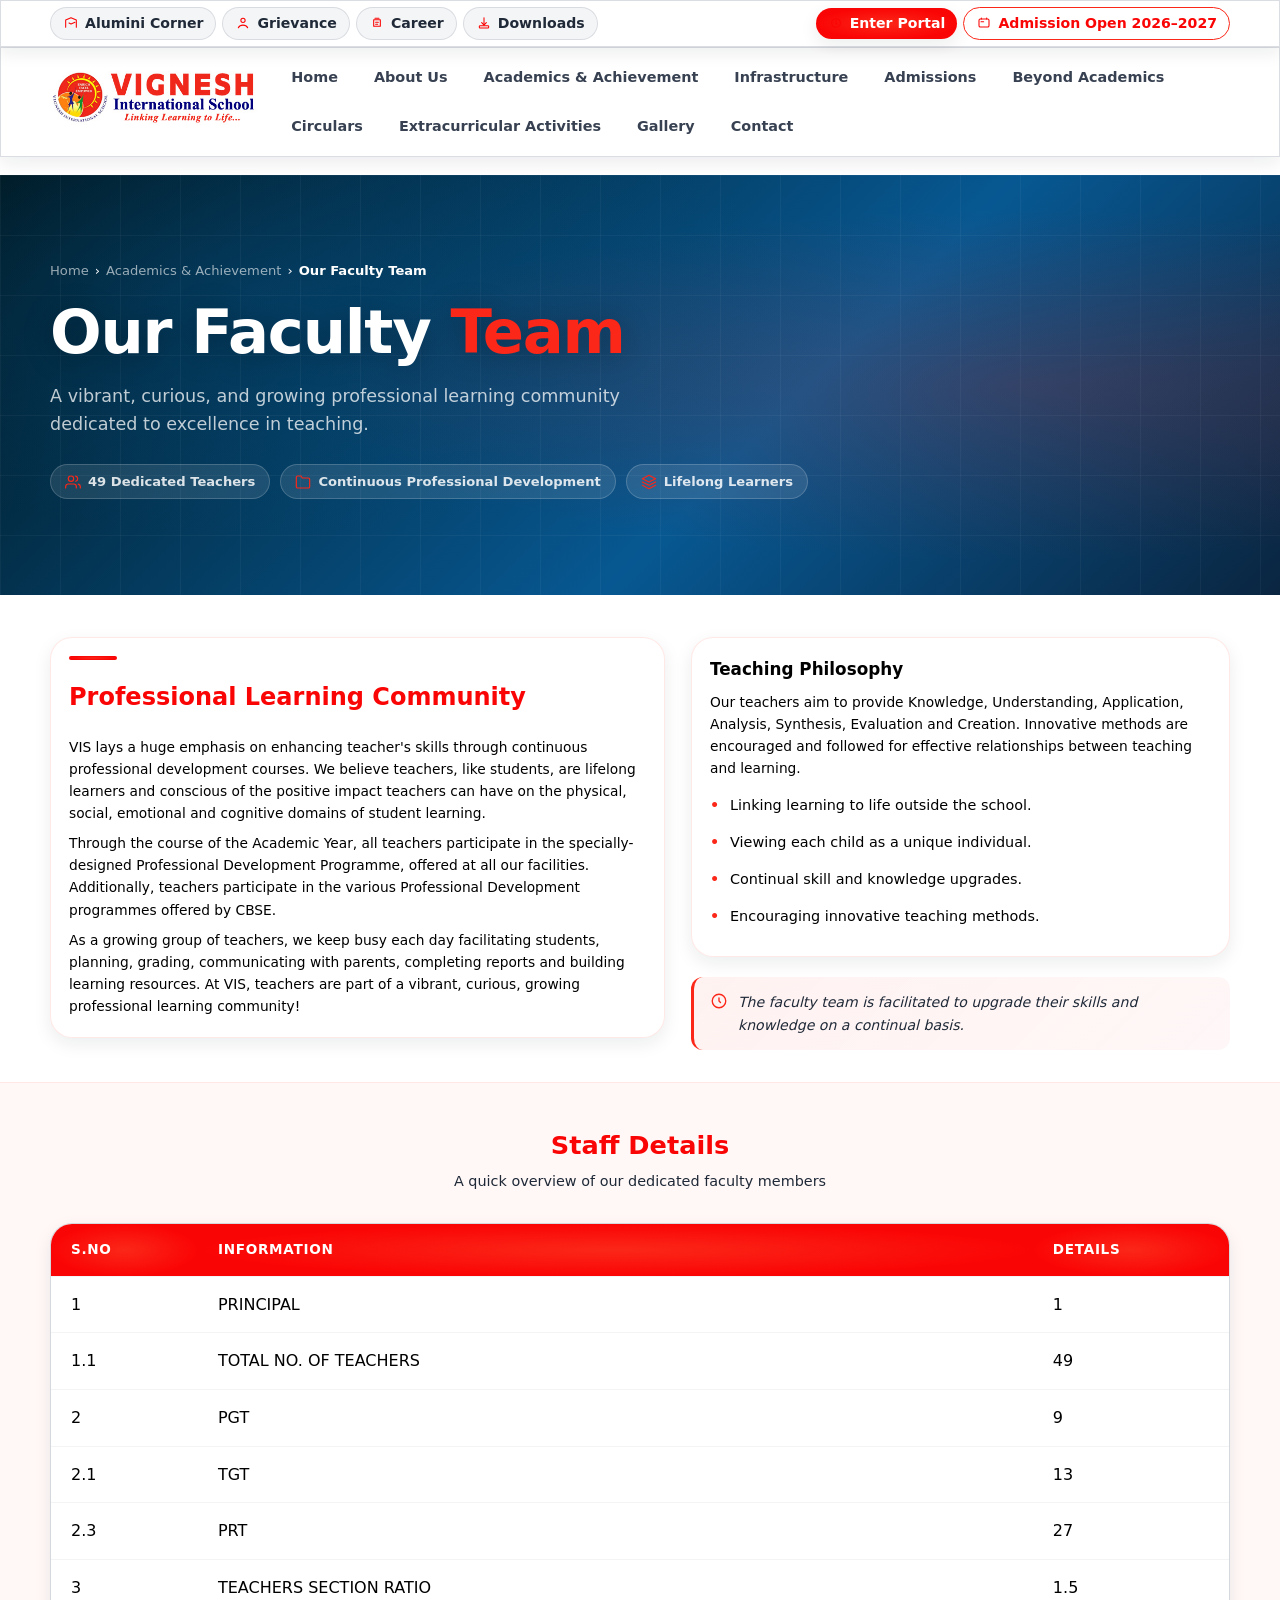
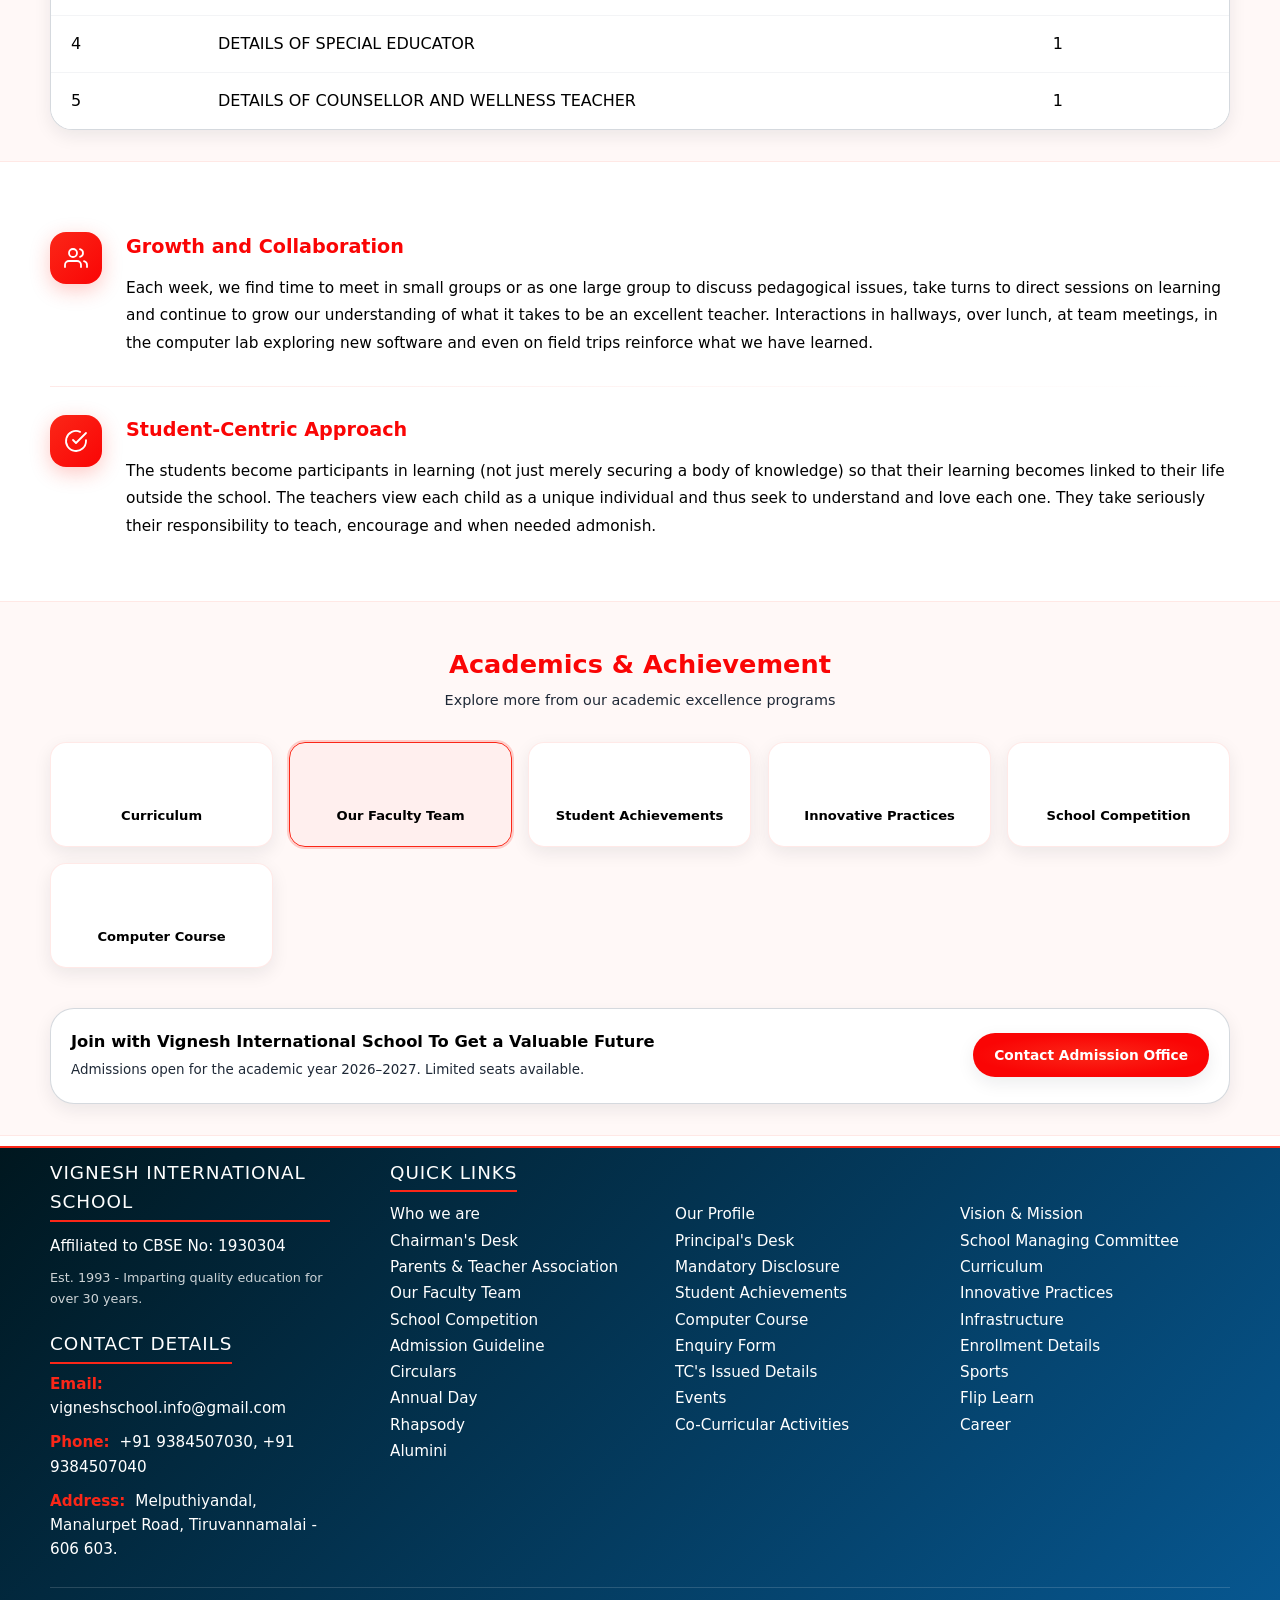
<file: html/faculty.html>
<!DOCTYPE html>
<html lang="en">

<head>
    <meta charset="UTF-8" />
    <title>Our Faculty Team | Vignesh International School</title>
    <meta name="viewport" content="width=device-width, initial-scale=1" />
    <meta name="description"
        content="Meet the expert faculty at Vignesh International School. Our teachers are lifelong learners committed to providing high-quality, holistic education." />
    <link rel="stylesheet" href="../css/style.css" />
    <link rel="stylesheet" href="../css/faculty.css" />
</head>

<body>

    <!-- Top neon strip -->
    <div class="top-bar glass blur">
        <div class="container top-bar-inner">
            <div class="top-bar-left">
                <span class="pill pill-ghost">
                    <span class="pill-icon">
                        <svg viewBox="0 0 24 24" aria-hidden="true">
                            <path d="M4 18.5V7.5L12 4l8 3.5v11" />
                            <path d="M9 12l3 1.5L18 11" />
                        </svg>
                    </span>
                    <span class="pill-label">Alumini Corner</span>
                </span>
                <span class="pill pill-ghost">
                    <span class="pill-icon">
                        <svg viewBox="0 0 24 24" aria-hidden="true">
                            <circle cx="12" cy="8" r="3.2" />
                            <path d="M5 19c1.3-2.4 3.6-3.8 7-3.8s5.7 1.4 7 3.8" />
                        </svg>
                    </span>
                    <span class="pill-label">Grievance</span>
                </span>
                <span class="pill pill-ghost">
                    <span class="pill-icon">
                        <svg viewBox="0 0 24 24" aria-hidden="true">
                            <path d="M7 7h10v10H7z" />
                            <path d="M9 5h6" />
                            <path d="M10 11h4" />
                            <path d="M10 14h3" />
                        </svg>
                    </span>
                    <span class="pill-label">Career</span>
                </span>
                <span class="pill pill-ghost">
                    <span class="pill-icon">
                        <svg viewBox="0 0 24 24" aria-hidden="true">
                            <path d="M12 4v11" />
                            <path d="M8.5 11.5 12 15l3.5-3.5" />
                            <rect x="5" y="16" width="14" height="3.5" rx="1" />
                        </svg>
                    </span>
                    <span class="pill-label">Downloads</span>
                </span>
            </div>
            <div class="top-bar-right">
                <a href="#portal" class="pill pill-primary">
                    <span class="pill-icon">
                        <svg viewBox="0 0 24 24" aria-hidden="true">
                            <circle cx="12" cy="12" r="6.5" />
                            <path d="M12 8v4l2 2" />
                        </svg>
                    </span>
                    <span class="pill-label">Enter Portal</span>
                </a>
                <span class="pill pill-outline">
                    <span class="pill-icon">
                        <svg viewBox="0 0 24 24" aria-hidden="true">
                            <rect x="4.5" y="6" width="15" height="12" rx="2" />
                            <path d="M8 6V4.5" />
                            <path d="M16 6V4.5" />
                            <path d="M7.5 10h4" />
                        </svg>
                    </span>
                    <span class="pill-label">Admission Open 2026–2027</span>
                </span>
            </div>
        </div>
    </div>

    <!-- Header -->
    <header class="header glass blur">
        <div class="container nav">
            <div class="logo-group">
                <a href="index.html">
                    <img src="../images/vignesh-logo.jpg" alt="Vignesh International School logo" class="logo-image" />
                </a>
            </div>

            <button class="nav-toggle" id="navToggle">
                <span></span><span></span><span></span>
            </button>

            <nav class="nav-links" id="navLinks">
                <a href="index.html">Home</a>
                <div class="nav-dropdown-wrapper">
                    <a href="#about">About Us</a>
                    <div class="nav-dropdown">
                        <a href="who-we-are.html">Who we are</a>
                        <a href="our-profile.html">Our Profile</a>
                        <a href="vision-mission.html">Vision &amp; Mission</a>
                        <a href="chairman-message.html">Chairman's Message</a>
                        <a href="principal-message.html">Principal's Message</a>
                        <a href="smc.html">School Management Committee</a>
                        <a href="pta.html">Parents &amp; Teacher Association</a>
                        <a href="mandatory-disclosure.html">Mandatory Disclosure</a>
                    </div>
                </div>
                <div class="nav-dropdown-wrapper">
                    <a href="#academics" class="active">Academics &amp; Achievement</a>
                    <div class="nav-dropdown">
                        <a href="curriculum.html">Curriculum</a>
                        <a href="faculty.html">Our Faculty Team</a>
                        <a href="achievements.html">Student Achievements</a>
                        <a href="innovative-practices.html">Innovative Practices</a>
                        <a href="school-competition.html">School Competition</a>
                        <a href="computer-course.html">Computer Course</a>
                    </div>
                </div>
                <div class="nav-dropdown-wrapper">
                    <a href="#infrastructure">Infrastructure</a>
                    <div class="nav-dropdown">
                        <a href="#infra-auditorium">Auditorium</a>
                        <a href="#infra-av-room">Audio Visual Room</a>
                        <a href="#infra-laboratory">Laboratory</a>
                        <a href="#infra-library">Library</a>
                        <a href="#infra-dining">Dining &amp; Catering</a>
                        <a href="#infra-transportation">Transportation</a>
                        <a href="#infra-hostel">Hostel</a>
                    </div>
                </div>
                <div class="nav-dropdown-wrapper">
                    <a href="#admissions">Admissions</a>
                    <div class="nav-dropdown">
                        <a href="#admissions-process">Admission Process</a>
                        <a href="#admissions-enquiry">Admission Enquiry</a>
                        <a href="#admissions-enrollment">Enrollment Details</a>
                        <a href="#admissions-tc-details">TC's Issued Details</a>
                    </div>
                </div>
                <div class="nav-dropdown-wrapper">
                    <a href="#beyond">Beyond Academics</a>
                    <div class="nav-dropdown">
                        <a href="#beyond-sports">Sports</a>
                        <a href="#beyond-annual-day">Annual Day</a>
                        <a href="#beyond-events">Events</a>
                        <a href="#beyond-flip-learn">Flip Learn</a>
                        <a href="#beyond-rhapsody">Rhapsody</a>
                    </div>
                </div>
                <div class="nav-dropdown-wrapper">
                    <a href="#circulars">Circulars</a>
                    <div class="nav-dropdown">
                        <a href="#circulars-cbse">CBSE Circulars</a>
                    </div>
                </div>
                <div class="nav-dropdown-wrapper">
                    <a href="#extracurricular">Extracurricular Activities</a>
                    <div class="nav-dropdown">
                        <a href="#extra-sansad">VIS Sansad</a>
                        <a href="#extra-community-service">Community Service</a>
                        <a href="#extra-health">Health</a>
                        <a href="#extra-skill-classes">Skill Enhancement Classes</a>
                    </div>
                </div>
                <div class="nav-dropdown-wrapper">
                    <a href="#gallery">Gallery</a>
                    <div class="nav-dropdown">
                        <a href="#gallery-events">Event Gallery</a>
                        <a href="#gallery-academy">Academy Gallery</a>
                        <a href="#gallery-videos">Videos</a>
                    </div>
                </div>
                <a href="#contact">Contact</a>
            </nav>
        </div>
    </header>

    <!-- Page Hero / Title Banner -->
    <section class="page-hero" id="home">
        <div class="page-hero-overlay"></div>
        <div class="container page-hero-content">
            <div class="breadcrumb reveal">
                <a href="index.html">Home</a>
                <span class="breadcrumb-sep">›</span>
                <a href="#">Academics &amp; Achievement</a>
                <span class="breadcrumb-sep">›</span>
                <span>Our Faculty Team</span>
            </div>
            <h1 class="page-hero-title reveal">Our Faculty <span>Team</span></h1>
            <p class="page-hero-subtitle reveal">
                A vibrant, curious, and growing professional learning community dedicated to excellence in teaching.
            </p>
            <div class="page-hero-meta reveal">
                <span class="meta-chip">
                    <svg viewBox="0 0 24 24" aria-hidden="true">
                        <path d="M17 21v-2a4 4 0 0 0-4-4H5a4 4 0 0 0-4 4v2" />
                        <circle cx="9" cy="7" r="4" />
                        <path d="M23 21v-2a4 4 0 0 0-3-3.87" />
                        <path d="M16 3.13a4 4 0 0 1 0 7.75" />
                    </svg>
                    49 Dedicated Teachers
                </span>
                <span class="meta-chip">
                    <svg viewBox="0 0 24 24" aria-hidden="true">
                        <path d="M22 19a2 2 0 0 1-2 2H4a2 2 0 0 1-2-2V5a2 2 0 0 1 2-2h5l2 3h9a2 2 0 0 1 2 2z" />
                    </svg>
                    Continuous Professional Development
                </span>
                <span class="meta-chip">
                    <svg viewBox="0 0 24 24" aria-hidden="true">
                        <path d="M12 2L2 7l10 5 10-5-10-5zM2 17l10 5 10-5M2 12l10 5 10-5" />
                    </svg>
                    Lifelong Learners
                </span>
            </div>
        </div>
    </section>

    <!-- Faculty Overview -->
    <section class="section" id="faculty-overview">
        <div class="container">
            <div class="two-column">
                <div class="content-left reveal">
                    <div class="card glass-soft">
                        <div class="card-accent-bar"></div>
                        <h2 class="section-title-small">Professional Learning Community</h2>
                        <p>
                            VIS lays a huge emphasis on enhancing teacher's skills through continuous professional
                            development courses. We believe teachers, like students, are lifelong learners and conscious
                            of the positive impact teachers can have on the physical, social, emotional and cognitive
                            domains of student learning.
                        </p>
                        <p>
                            Through the course of the Academic Year, all teachers participate in the specially-designed
                            Professional Development Programme, offered at all our facilities. Additionally, teachers
                            participate in the various Professional Development programmes offered by CBSE.
                        </p>
                        <p>
                            As a growing group of teachers, we keep busy each day facilitating students, planning,
                            grading, communicating with parents, completing reports and building learning resources. At
                            VIS, teachers are part of a vibrant, curious, growing professional learning community!
                        </p>
                    </div>
                </div>
                <div class="content-right reveal">
                    <div class="card glass-soft reveal">
                        <h3>Teaching Philosophy</h3>
                        <p>Our teachers aim to provide Knowledge, Understanding, Application, Analysis, Synthesis,
                            Evaluation and Creation. Innovative methods are encouraged and followed for effective
                            relationships between teaching and learning.</p>
                        <ul class="hero-list" style="margin-top: 15px;">
                            <li>Linking learning to life outside the school.</li>
                            <li>Viewing each child as a unique individual.</li>
                            <li>Continual skill and knowledge upgrades.</li>
                            <li>Encouraging innovative teaching methods.</li>
                        </ul>
                    </div>

                    <div class="info-highlight reveal" style="margin-top: 20px;">
                        <svg viewBox="0 0 24 24" aria-hidden="true">
                            <circle cx="12" cy="12" r="9" />
                            <path d="M12 8v4l2 2" />
                        </svg>
                        <span>The faculty team is facilitated to upgrade their skills and knowledge on a continual
                            basis.</span>
                    </div>
                </div>
            </div>
        </div>
    </section>

    <!-- Staff Details Table -->
    <section class="section section-alt" id="staff-details">
        <div class="container">
            <div class="section-header reveal">
                <h2 class="section-title">Staff Details</h2>
                <p class="section-subtitle">A quick overview of our dedicated faculty members</p>
            </div>

            <div class="table-container glass-soft reveal">
                <table class="staff-table">
                    <thead>
                        <tr>
                            <th>S.NO</th>
                            <th>INFORMATION</th>
                            <th>DETAILS</th>
                        </tr>
                    </thead>
                    <tbody>
                        <tr>
                            <td>1</td>
                            <td>PRINCIPAL</td>
                            <td>1</td>
                        </tr>
                        <tr>
                            <td>1.1</td>
                            <td>TOTAL NO. OF TEACHERS</td>
                            <td>49</td>
                        </tr>
                        <tr>
                            <td>2</td>
                            <td>PGT</td>
                            <td>9</td>
                        </tr>
                        <tr>
                            <td>2.1</td>
                            <td>TGT</td>
                            <td>13</td>
                        </tr>
                        <tr>
                            <td>2.3</td>
                            <td>PRT</td>
                            <td>27</td>
                        </tr>
                        <tr>
                            <td>3</td>
                            <td>TEACHERS SECTION RATIO</td>
                            <td>1.5</td>
                        </tr>
                        <tr>
                            <td>4</td>
                            <td>DETAILS OF SPECIAL EDUCATOR</td>
                            <td>1</td>
                        </tr>
                        <tr>
                            <td>5</td>
                            <td>DETAILS OF COUNSELLOR AND WELLNESS TEACHER</td>
                            <td>1</td>
                        </tr>
                    </tbody>
                </table>
            </div>
        </div>
    </section>

    <!-- Faculty Growth Section -->
    <section class="section" id="faculty-growth">
        <div class="container">
            <div class="detail-block reveal">
                <div class="detail-icon-wrap">
                    <svg viewBox="0 0 24 24" aria-hidden="true">
                        <path d="M17 21v-2a4 4 0 0 0-4-4H5a4 4 0 0 0-4 4v2" />
                        <circle cx="9" cy="7" r="4" />
                        <path d="M23 21v-2a4 4 0 0 0-3-3.87" />
                        <path d="M16 3.13a4 4 0 0 1 0 7.75" />
                    </svg>
                </div>
                <div class="detail-body">
                    <h3 class="detail-title">Growth and Collaboration</h3>
                    <p>Each week, we find time to meet in small groups or as one large group to discuss pedagogical
                        issues, take turns to direct sessions on learning and continue to grow our understanding of what
                        it takes to be an excellent teacher. Interactions in hallways, over lunch, at team meetings, in
                        the computer lab exploring new software and even on field trips reinforce what we have learned.
                    </p>
                </div>
            </div>

            <div class="detail-divider"></div>

            <div class="detail-block reveal">
                <div class="detail-icon-wrap">
                    <svg viewBox="0 0 24 24" aria-hidden="true">
                        <path d="M22 11.08V12a10 10 0 1 1-5.93-9.14" />
                        <polyline points="22 4 12 14.01 9 11.01" />
                    </svg>
                </div>
                <div class="detail-body">
                    <h3 class="detail-title">Student-Centric Approach</h3>
                    <p>The students become participants in learning (not just merely securing a body of knowledge) so
                        that their learning becomes linked to their life outside the school. The teachers view each
                        child as a unique individual and thus seek to understand and love each one. They take seriously
                        their responsibility to teach, encourage and when needed admonish.</p>
                </div>
            </div>
        </div>
    </section>

    <!-- Related Academics Links -->
    <section class="section section-alt" id="related">
        <div class="container">
            <div class="section-header reveal">
                <h2 class="section-title">Academics &amp; Achievement</h2>
                <p class="section-subtitle">Explore more from our academic excellence programs</p>
            </div>

            <div class="related-grid">
                <a href="curriculum.html" class="related-card card glass-soft reveal">
                    <div class="related-icon">
                        <svg viewBox="0 0 24 24" fill="none" stroke="currentColor" stroke-width="2"
                            stroke-linecap="round" stroke-linejoin="round">
                            <path d="M4 19.5A2.5 2.5 0 0 1 6.5 17H20"></path>
                            <path d="M6.5 2H20v20H6.5A2.5 2.5 0 0 1 4 19.5v-15A2.5 2.5 0 0 1 6.5 2z"></path>
                        </svg>
                    </div>
                    <div class="related-label">Curriculum</div>
                </a>
                <a href="faculty.html" class="related-card card glass-soft active-link reveal">
                    <div class="related-icon">
                        <svg viewBox="0 0 24 24" fill="none" stroke="currentColor" stroke-width="2"
                            stroke-linecap="round" stroke-linejoin="round">
                            <path d="M17 21v-2a4 4 0 0 0-4-4H5a4 4 0 0 0-4 4v2"></path>
                            <circle cx="9" cy="7" r="4"></circle>
                            <path d="M23 21v-2a4 4 0 0 0-3-3.87"></path>
                            <path d="M16 3.13a4 4 0 0 1 0 7.75"></path>
                        </svg>
                    </div>
                    <div class="related-label">Our Faculty Team</div>
                </a>
                <a href="achievements.html" class="related-card card glass-soft reveal">
                    <div class="related-icon">
                        <svg viewBox="0 0 24 24" fill="none" stroke="currentColor" stroke-width="2"
                            stroke-linecap="round" stroke-linejoin="round">
                            <path d="M6 9H4.5a2.5 2.5 0 0 1 0-5H6"></path>
                            <path d="M18 9h1.5a2.5 2.5 0 0 0 0-5H18"></path>
                            <path d="M4 22h16"></path>
                            <path d="M10 14.66V17c0 .55-.47.98-.97 1.21C7.85 18.75 7 20.24 7 22"></path>
                            <path d="M14 14.66V17c0 .55.47.98.97 1.21C16.15 18.75 17 20.24 17 22"></path>
                            <path d="M18 2H6v7a6 6 0 0 0 12 0V2z"></path>
                        </svg>
                    </div>
                    <div class="related-label">Student Achievements</div>
                </a>
                <a href="innovative-practices.html" class="related-card card glass-soft reveal">
                    <div class="related-icon">
                        <svg viewBox="0 0 24 24" fill="none" stroke="currentColor" stroke-width="2"
                            stroke-linecap="round" stroke-linejoin="round">
                            <path d="M13 2L3 14h9l-1 8 10-12h-9l1-8z"></path>
                        </svg>
                    </div>
                    <div class="related-label">Innovative Practices</div>
                </a>
                <a href="school-competition.html" class="related-card card glass-soft reveal">
                    <div class="related-icon">
                        <svg viewBox="0 0 24 24" fill="none" stroke="currentColor" stroke-width="2"
                            stroke-linecap="round" stroke-linejoin="round">
                            <circle cx="12" cy="12" r="10"></circle>
                            <circle cx="12" cy="12" r="6"></circle>
                            <circle cx="12" cy="12" r="2"></circle>
                        </svg>
                    </div>
                    <div class="related-label">School Competition</div>
                </a>
                <a href="computer-course.html" class="related-card card glass-soft reveal">
                    <div class="related-icon">
                        <svg viewBox="0 0 24 24" fill="none" stroke="currentColor" stroke-width="2"
                            stroke-linecap="round" stroke-linejoin="round">
                            <rect x="2" y="3" width="20" height="14" rx="2" ry="2"></rect>
                            <line x1="8" y1="21" x2="16" y2="21"></line>
                            <line x1="12" y1="17" x2="12" y2="21"></line>
                        </svg>
                    </div>
                    <div class="related-label">Computer Course</div>
                </a>
            </div>

            <!-- CTA Band -->
            <div class="cta-band glass blur reveal" style="margin-top: 40px;">
                <div>
                    <h3>Join with Vignesh International School To Get a Valuable Future</h3>
                    <p>Admissions open for the academic year 2026–2027. Limited seats available.</p>
                </div>
                <div>
                    <a href="#contact" class="btn btn-primary neon-hover">
                        Contact Admission Office
                        <span class="btn-glow"></span>
                    </a>
                </div>
            </div>
        </div>
    </section>

    <!-- Footer -->
    <footer class="footer" id="contact">
        <div class="container footer-grid">
            <div class="footer-block reveal">
                <div class="footer-title">Vignesh International School</div>
                <p class="footer-text">Affiliated to CBSE No: 1930304</p>
                <p class="footer-text" style="font-size: 0.8rem; opacity: 0.8; margin-bottom: 5px;">Est. 1993 -
                    Imparting quality education for over 30 years.</p>
                <div class="footer-title" style="margin-top: 15px; margin-bottom: 8px;">Contact Details</div>
                <p class="footer-text">
                    <strong>Email:</strong> vigneshschool.info@gmail.com
                </p>
                <p class="footer-text">
                    <strong>Phone:</strong> +91 9384507030, +91 9384507040
                </p>
                <p class="footer-text">
                    <strong>Address:</strong> Melputhiyandal, Manalurpet Road, Tiruvannamalai - 606 603.
                </p>
            </div>

            <div class="footer-block reveal">
                <div class="footer-title">Quick Links</div>
                <ul class="footer-list">
                    <li><a href="who-we-are.html">Who we are</a></li>
                    <li><a href="our-profile.html">Our Profile</a></li>
                    <li><a href="vision-mission.html">Vision &amp; Mission</a></li>
                    <li><a href="chairman-message.html">Chairman's Desk</a></li>
                    <li><a href="principal-message.html">Principal's Desk</a></li>
                    <li><a href="smc.html">School Managing Committee</a></li>
                    <li><a href="pta.html">Parents &amp; Teacher Association</a></li>
                    <li><a href="mandatory-disclosure.html">Mandatory Disclosure</a></li>
                    <li><a href="curriculum.html">Curriculum</a></li>
                    <li><a href="faculty.html">Our Faculty Team</a></li>
                    <li><a href="achievements.html">Student Achievements</a></li>
                    <li><a href="innovative-practices.html">Innovative Practices</a></li>
                    <li><a href="school-competition.html">School Competition</a></li>
                    <li><a href="computer-course.html">Computer Course</a></li>
                    <li><a href="index.html#infrastructure">Infrastructure</a></li>
                    <li><a href="index.html#admissions">Admission Guideline</a></li>
                    <li><a href="index.html#admissions">Enquiry Form</a></li>
                    <li><a href="index.html#admissions">Enrollment Details</a></li>
                    <li><a href="index.html#circulars">Circulars</a></li>
                    <li><a href="index.html#academics">TC's Issued Details</a></li>
                    <li><a href="index.html#extracurricular">Sports</a></li>
                    <li><a href="index.html#extracurricular">Annual Day</a></li>
                    <li><a href="index.html#extracurricular">Events</a></li>
                    <li><a href="index.html#extracurricular">Flip Learn</a></li>
                    <li><a href="index.html#extracurricular">Rhapsody</a></li>
                    <li><a href="index.html#extracurricular">Co-Curricular Activities</a></li>
                    <li><a href="index.html#career">Career</a></li>
                    <li><a href="index.html#alumni">Alumini</a></li>
                </ul>
            </div>
        </div>

        <div class="container footer-bottom">
            <span>© 2024 Vignesh International School.</span>
        </div>
    </footer>

    <script src="../js/script.js"></script>
</body>

</html>
</file>
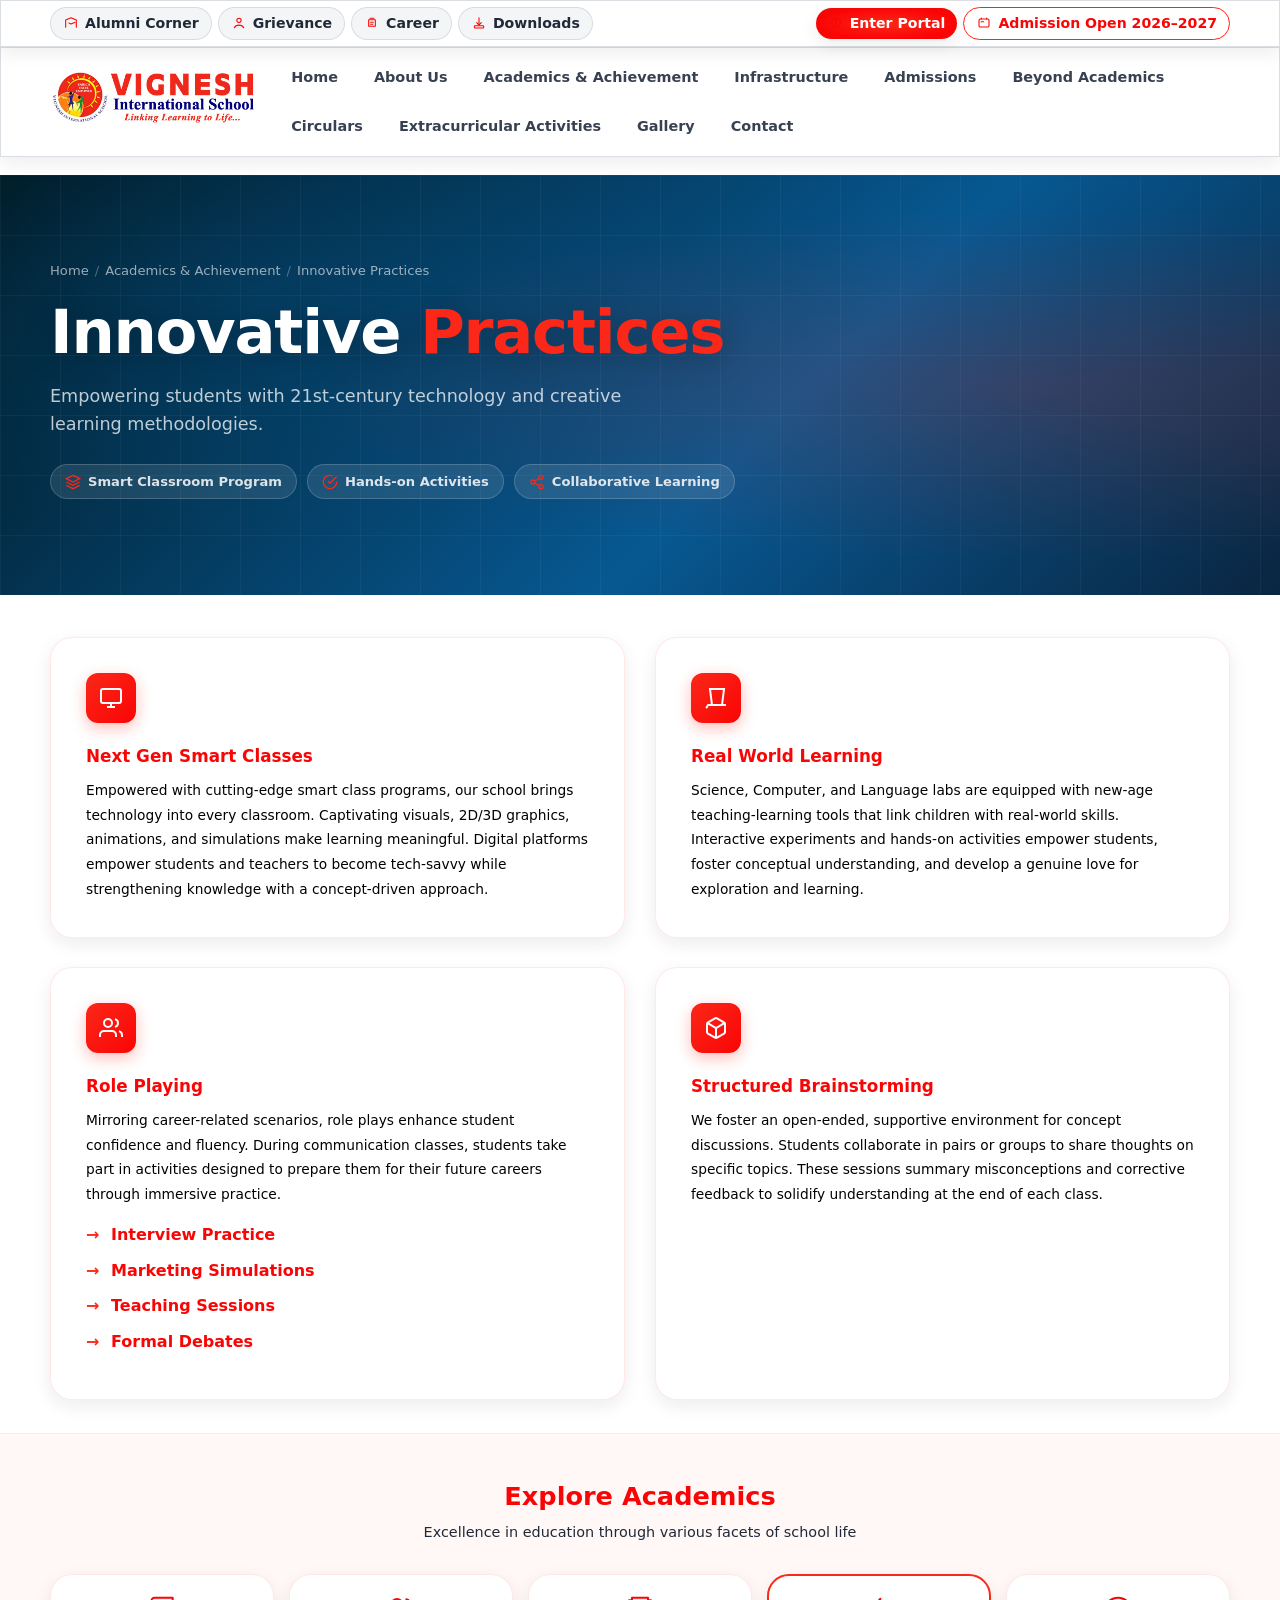
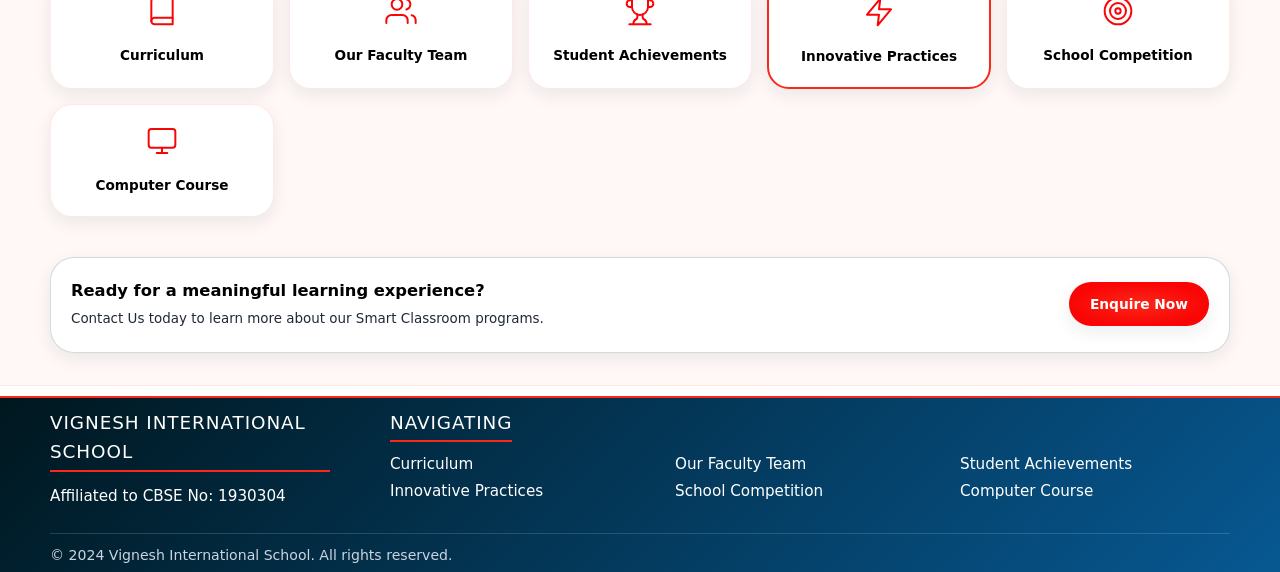
<file: html/innovative-practices.html>
<!DOCTYPE html>
<html lang="en">

<head>
    <meta charset="UTF-8" />
    <title>Innovative Practices | Vignesh International School</title>
    <meta name="viewport" content="width=device-width, initial-scale=1" />
    <meta name="description"
        content="Our cutting-edge smart classrooms, real-world learning labs, and creative pedagogical methods foster deep conceptual understanding and future-ready skills." />
    <link rel="stylesheet" href="../css/style.css" />
    <link rel="stylesheet" href="../css/innovative.css" />
</head>

<body>

    <!-- Top strip -->
    <div class="top-bar glass blur">
        <div class="container top-bar-inner">
            <div class="top-bar-left">
                <span class="pill pill-ghost">
                    <span class="pill-icon">
                        <svg viewBox="0 0 24 24">
                            <path d="M4 18.5V7.5L12 4l8 3.5v11" />
                            <path d="M9 12l3 1.5L18 11" />
                        </svg>
                    </span>
                    <span class="pill-label">Alumni Corner</span>
                </span>
                <span class="pill pill-ghost">
                    <span class="pill-icon">
                        <svg viewBox="0 0 24 24">
                            <circle cx="12" cy="8" r="3.2" />
                            <path d="M5 19c1.3-2.4 3.6-3.8 7-3.8s5.7 1.4 7 3.8" />
                        </svg>
                    </span>
                    <span class="pill-label">Grievance</span>
                </span>
                <span class="pill pill-ghost">
                    <span class="pill-icon">
                        <svg viewBox="0 0 24 24">
                            <path d="M7 7h10v10H7z" />
                            <path d="M9 5h6" />
                            <path d="M10 11h4" />
                            <path d="M10 14h3" />
                        </svg>
                    </span>
                    <span class="pill-label">Career</span>
                </span>
                <span class="pill pill-ghost">
                    <span class="pill-icon">
                        <svg viewBox="0 0 24 24">
                            <path d="M12 4v11" />
                            <path d="M8.5 11.5 12 15l3.5-3.5" />
                            <rect x="5" y="16" width="14" height="3.5" rx="1" />
                        </svg>
                    </span>
                    <span class="pill-label">Downloads</span>
                </span>
            </div>
            <div class="top-bar-right">
                <a href="#portal" class="pill pill-primary">
                    <span class="pill-icon">
                        <svg viewBox="0 0 24 24">
                            <circle cx="12" cy="12" r="6.5" />
                            <path d="M12 8v4l2 2" />
                        </svg>
                    </span>
                    <span class="pill-label">Enter Portal</span>
                </a>
                <span class="pill pill-outline">
                    <span class="pill-icon">
                        <svg viewBox="0 0 24 24">
                            <rect x="4.5" y="6" width="15" height="12" rx="2" />
                            <path d="M8 6V4.5" />
                            <path d="M16 6V4.5" />
                            <path d="M7.5 10h4" />
                        </svg>
                    </span>
                    <span class="pill-label">Admission Open 2026–2027</span>
                </span>
            </div>
        </div>
    </div>

    <!-- Header -->
    <header class="header glass blur">
        <div class="container nav">
            <div class="logo-group">
                <a href="index.html">
                    <img src="../images/vignesh-logo.jpg" alt="Vignesh logo" class="logo-image" />
                </a>
            </div>

            <button class="nav-toggle" id="navToggle">
                <span></span><span></span><span></span>
            </button>

            <nav class="nav-links" id="navLinks">
                <a href="index.html">Home</a>
                <div class="nav-dropdown-wrapper">
                    <a href="#about">About Us</a>
                    <div class="nav-dropdown">
                        <a href="who-we-are.html">Who we are</a>
                        <a href="our-profile.html">Our Profile</a>
                        <a href="vision-mission.html">Vision &amp; Mission</a>
                        <a href="chairman-message.html">Chairman's Message</a>
                        <a href="principal-message.html">Principal's Message</a>
                        <a href="smc.html">School Management Committee</a>
                        <a href="pta.html">Parents &amp; Teachers Association</a>
                        <a href="mandatory-disclosure.html">Mandatory Disclosure</a>
                    </div>
                </div>
                <div class="nav-dropdown-wrapper">
                    <a href="#academics" class="active">Academics &amp; Achievement</a>
                    <div class="nav-dropdown">
                        <a href="curriculum.html">Curriculum</a>
                        <a href="faculty.html">Our Faculty Team</a>
                        <a href="achievements.html">Student Achievements</a>
                        <a href="innovative-practices.html">Innovative Practices</a>
                        <a href="school-competition.html">School Competition</a>
                        <a href="computer-course.html">Computer Course</a>
                    </div>
                </div>
                <div class="nav-dropdown-wrapper">
                    <a href="#infrastructure">Infrastructure</a>
                    <div class="nav-dropdown">
                        <a href="#infra-auditorium">Auditorium</a>
                        <a href="#infra-av-room">Audio Visual Room</a>
                        <a href="#infra-laboratory">Laboratory</a>
                        <a href="#infra-library">Library</a>
                        <a href="#infra-dining">Dining &amp; Catering</a>
                        <a href="#infra-transportation">Transportation</a>
                        <a href="#infra-hostel">Hostel</a>
                    </div>
                </div>
                <div class="nav-dropdown-wrapper">
                    <a href="#admissions">Admissions</a>
                    <div class="nav-dropdown">
                        <a href="#admissions-process">Admission Process</a>
                        <a href="#admissions-enquiry">Admission Enquiry</a>
                        <a href="#admissions-enrollment">Enrollment Details</a>
                        <a href="#admissions-tc-details">TC's Issued Details</a>
                    </div>
                </div>
                <div class="nav-dropdown-wrapper">
                    <a href="#beyond">Beyond Academics</a>
                    <div class="nav-dropdown">
                        <a href="#beyond-sports">Sports</a>
                        <a href="#beyond-annual-day">Annual Day</a>
                        <a href="#beyond-events">Events</a>
                        <a href="#beyond-flip-learn">Flip Learn</a>
                        <a href="#beyond-rhapsody">Rhapsody</a>
                    </div>
                </div>
                <div class="nav-dropdown-wrapper">
                    <a href="#circulars">Circulars</a>
                    <div class="nav-dropdown">
                        <a href="#circulars-cbse">CBSE Circulars</a>
                    </div>
                </div>
                <div class="nav-dropdown-wrapper">
                    <a href="#extracurricular">Extracurricular Activities</a>
                    <div class="nav-dropdown">
                        <a href="#extra-sansad">VIS Sansad</a>
                        <a href="#extra-community-service">Community Service</a>
                        <a href="#extra-health">Health</a>
                        <a href="#extra-skill-classes">Skill Enhancement Classes</a>
                    </div>
                </div>
                <div class="nav-dropdown-wrapper">
                    <a href="#gallery">Gallery</a>
                    <div class="nav-dropdown">
                        <a href="#gallery-events">Event Gallery</a>
                        <a href="#gallery-academy">Academy Gallery</a>
                        <a href="#gallery-videos">Videos</a>
                    </div>
                </div>
                <a href="#contact">Contact</a>
            </nav>
        </div>
    </header>

    <!-- Hero Banner -->
    <section class="page-hero">
        <div class="container page-hero-content">
            <div class="breadcrumb reveal">
                <a href="index.html">Home</a>
                <span class="breadcrumb-sep">/</span>
                <a href="#">Academics &amp; Achievement</a>
                <span class="breadcrumb-sep">/</span>
                <span>Innovative Practices</span>
            </div>
            <h1 class="page-hero-title reveal">Innovative <span>Practices</span></h1>
            <p class="page-hero-subtitle reveal">
                Empowering students with 21st-century technology and creative learning methodologies.
            </p>
            <div class="page-hero-meta reveal">
                <span class="meta-chip">
                    <svg viewBox="0 0 24 24">
                        <path d="M12 2L2 7l10 5 10-5-10-5zM2 17l10 5 10-5M2 12l10 5 10-5" />
                    </svg>
                    Smart Classroom Program
                </span>
                <span class="meta-chip">
                    <svg viewBox="0 0 24 24">
                        <path d="M22 11.08V12a10 10 0 1 1-5.93-9.14" />
                        <polyline points="22 4 12 14.01 9 11.01" />
                    </svg>
                    Hands-on Activities
                </span>
                <span class="meta-chip">
                    <svg viewBox="0 0 24 24">
                        <circle cx="18" cy="5" r="3" />
                        <circle cx="6" cy="12" r="3" />
                        <circle cx="18" cy="19" r="3" />
                        <line x1="8.59" y1="13.51" x2="15.42" y2="17.49" />
                        <line x1="15.41" y1="6.51" x2="8.59" y2="10.49" />
                    </svg>
                    Collaborative Learning
                </span>
            </div>
        </div>
    </section>

    <!-- Main Content Section -->
    <section class="section">
        <div class="container">
            <div class="practice-grid">
                <!-- Smart Class -->
                <div class="practice-card card glass-soft reveal">
                    <div class="practice-icon">
                        <svg viewBox="0 0 24 24">
                            <rect x="2" y="3" width="20" height="14" rx="2" ry="2" />
                            <line x1="8" y1="21" x2="16" y2="21" />
                            <line x1="12" y1="17" x2="12" y2="21" />
                        </svg>
                    </div>
                    <h3 class="practice-title">Next Gen Smart Classes</h3>
                    <p class="practice-text">
                        Empowered with cutting-edge smart class programs, our school brings technology into every
                        classroom.
                        Captivating visuals, 2D/3D graphics, animations, and simulations make learning meaningful.
                        Digital platforms empower students and teachers to become tech-savvy while strengthening
                        knowledge with a concept-driven approach.
                    </p>
                </div>

                <!-- Real World Learning -->
                <div class="practice-card card glass-soft reveal">
                    <div class="practice-icon">
                        <svg viewBox="0 0 24 24">
                            <path d="M2 22s1-1 1-1l1-2h18" />
                            <path d="M6 3h14l-2 16H8L6 3z" />
                        </svg>
                    </div>
                    <h3 class="practice-title">Real World Learning</h3>
                    <p class="practice-text">
                        Science, Computer, and Language labs are equipped with new-age teaching-learning tools that link
                        children with real-world skills.
                        Interactive experiments and hands-on activities empower students, foster conceptual
                        understanding, and develop a genuine love for exploration and learning.
                    </p>
                </div>

                <!-- Role Playing -->
                <div class="practice-card card glass-soft reveal">
                    <div class="practice-icon">
                        <svg viewBox="0 0 24 24">
                            <path d="M17 21v-2a4 4 0 0 0-4-4H5a4 4 0 0 0-4 4v2" />
                            <circle cx="9" cy="7" r="4" />
                            <path d="M23 21v-2a4 4 0 0 0-3-3.87" />
                            <path d="M16 3.13a4 4 0 0 1 0 7.75" />
                        </svg>
                    </div>
                    <h3 class="practice-title">Role Playing</h3>
                    <p class="practice-text">
                        Mirroring career-related scenarios, role plays enhance student confidence and fluency. During
                        communication classes, students take part in activities designed to prepare them for their
                        future careers through immersive practice.
                    </p>
                    <ul class="practice-list">
                        <li>Interview Practice</li>
                        <li>Marketing Simulations</li>
                        <li>Teaching Sessions</li>
                        <li>Formal Debates</li>
                    </ul>
                </div>

                <!-- Brainstorming -->
                <div class="practice-card card glass-soft reveal">
                    <div class="practice-icon">
                        <svg viewBox="0 0 24 24">
                            <path
                                d="M21 16V8a2 2 0 0 0-1-1.73l-7-4a2 2 0 0 0-2 0l-7 4A2 2 0 0 0 3 8v8a2 2 0 0 0 1 1.73l7 4a2 2 0 0 0 2 0l7-4A2 2 0 0 0 21 16z" />
                            <polyline points="3.27 6.96 12 12.01 20.73 6.96" />
                            <line x1="12" y1="22.08" x2="12" y2="12" />
                        </svg>
                    </div>
                    <h3 class="practice-title">Structured Brainstorming</h3>
                    <p class="practice-text">
                        We foster an open-ended, supportive environment for concept discussions. Students collaborate in
                        pairs or groups to share thoughts on specific topics. These sessions summary misconceptions and
                        corrective feedback to solidify understanding at the end of each class.
                    </p>
                </div>
            </div>
        </div>
    </section>

    <!-- Related Academics -->
    <section class="section section-alt">
        <div class="container">
            <div class="section-header reveal">
                <h2 class="section-title">Explore Academics</h2>
                <p class="section-subtitle">Excellence in education through various facets of school life</p>
            </div>

            <div class="related-grid">
                <a href="curriculum.html" class="related-card card glass-soft reveal">
                    <div class="related-icon">
                        <svg viewBox="0 0 24 24" fill="none" stroke="currentColor" stroke-width="2"
                            stroke-linecap="round" stroke-linejoin="round">
                            <path d="M4 19.5A2.5 2.5 0 0 1 6.5 17H20"></path>
                            <path d="M6.5 2H20v20H6.5A2.5 2.5 0 0 1 4 19.5v-15A2.5 2.5 0 0 1 6.5 2z"></path>
                        </svg>
                    </div>
                    <div class="related-label">Curriculum</div>
                </a>
                <a href="faculty.html" class="related-card card glass-soft reveal">
                    <div class="related-icon">
                        <svg viewBox="0 0 24 24" fill="none" stroke="currentColor" stroke-width="2"
                            stroke-linecap="round" stroke-linejoin="round">
                            <path d="M17 21v-2a4 4 0 0 0-4-4H5a4 4 0 0 0-4 4v2"></path>
                            <circle cx="9" cy="7" r="4"></circle>
                            <path d="M23 21v-2a4 4 0 0 0-3-3.87"></path>
                            <path d="M16 3.13a4 4 0 0 1 0 7.75"></path>
                        </svg>
                    </div>
                    <div class="related-label">Our Faculty Team</div>
                </a>
                <a href="achievements.html" class="related-card card glass-soft reveal">
                    <div class="related-icon">
                        <svg viewBox="0 0 24 24" fill="none" stroke="currentColor" stroke-width="2"
                            stroke-linecap="round" stroke-linejoin="round">
                            <path d="M6 9H4.5a2.5 2.5 0 0 1 0-5H6"></path>
                            <path d="M18 9h1.5a2.5 2.5 0 0 0 0-5H18"></path>
                            <path d="M4 22h16"></path>
                            <path d="M10 14.66V17c0 .55-.47.98-.97 1.21C7.85 18.75 7 20.24 7 22"></path>
                            <path d="M14 14.66V17c0 .55.47.98.97 1.21C16.15 18.75 17 20.24 17 22"></path>
                            <path d="M18 2H6v7a6 6 0 0 0 12 0V2z"></path>
                        </svg>
                    </div>
                    <div class="related-label">Student Achievements</div>
                </a>
                <a href="innovative-practices.html" class="related-card card glass-soft active-link reveal">
                    <div class="related-icon">
                        <svg viewBox="0 0 24 24" fill="none" stroke="currentColor" stroke-width="2"
                            stroke-linecap="round" stroke-linejoin="round">
                            <path d="M13 2L3 14h9l-1 8 10-12h-9l1-8z"></path>
                        </svg>
                    </div>
                    <div class="related-label">Innovative Practices</div>
                </a>
                <a href="school-competition.html" class="related-card card glass-soft reveal">
                    <div class="related-icon">
                        <svg viewBox="0 0 24 24" fill="none" stroke="currentColor" stroke-width="2"
                            stroke-linecap="round" stroke-linejoin="round">
                            <circle cx="12" cy="12" r="10"></circle>
                            <circle cx="12" cy="12" r="6"></circle>
                            <circle cx="12" cy="12" r="2"></circle>
                        </svg>
                    </div>
                    <div class="related-label">School Competition</div>
                </a>
                <a href="computer-course.html" class="related-card card glass-soft reveal">
                    <div class="related-icon">
                        <svg viewBox="0 0 24 24" fill="none" stroke="currentColor" stroke-width="2"
                            stroke-linecap="round" stroke-linejoin="round">
                            <rect x="2" y="3" width="20" height="14" rx="2" ry="2"></rect>
                            <line x1="8" y1="21" x2="16" y2="21"></line>
                            <line x1="12" y1="17" x2="12" y2="21"></line>
                        </svg>
                    </div>
                    <div class="related-label">Computer Course</div>
                </a>
            </div>

            <!-- CTA -->
            <div class="cta-band glass blur reveal" style="margin-top: 40px;">
                <div>
                    <h3>Ready for a meaningful learning experience?</h3>
                    <p>Contact Us today to learn more about our Smart Classroom programs.</p>
                </div>
                <div>
                    <a href="#contact" class="btn btn-primary neon-hover">
                        Enquire Now
                    </a>
                </div>
            </div>
        </div>
    </section>

    <!-- Footer -->
    <footer class="footer" id="contact">
        <div class="container footer-grid">
            <div class="footer-block reveal">
                <div class="footer-title">Vignesh International School</div>
                <p class="footer-text">Affiliated to CBSE No: 1930304</p>
                <!-- ... other footer parts truncated ... -->
            </div>
            <div class="footer-block reveal">
                <div class="footer-title">Navigating</div>
                <ul class="footer-list">
                    <li><a href="curriculum.html">Curriculum</a></li>
                    <li><a href="faculty.html">Our Faculty Team</a></li>
                    <li><a href="achievements.html">Student Achievements</a></li>
                    <li><a href="innovative-practices.html">Innovative Practices</a></li>
                    <li><a href="school-competition.html">School Competition</a></li>
                    <li><a href="computer-course.html">Computer Course</a></li>
                </ul>
            </div>
        </div>
        <div class="container footer-bottom">
            <span>© 2024 Vignesh International School. All rights reserved.</span>
        </div>
    </footer>

    <script src="../js/script.js"></script>
</body>

</html>
</file>
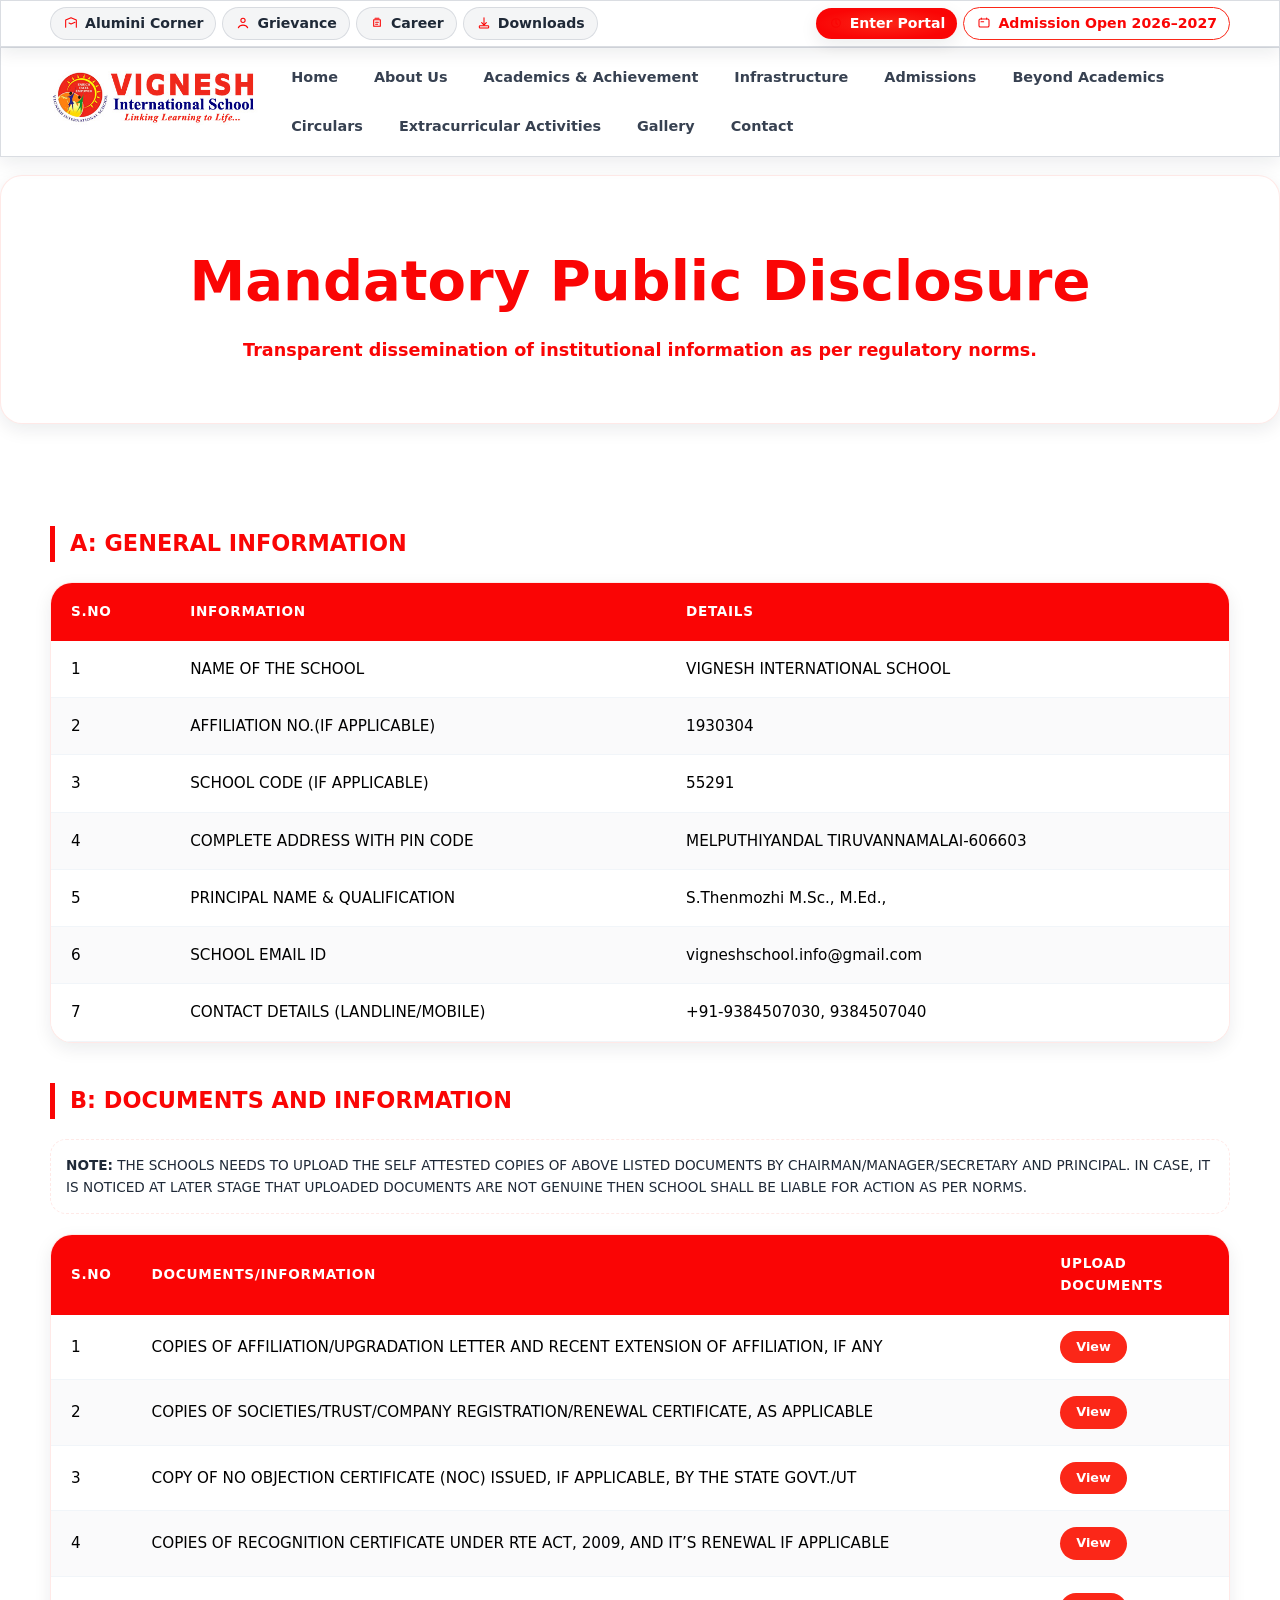
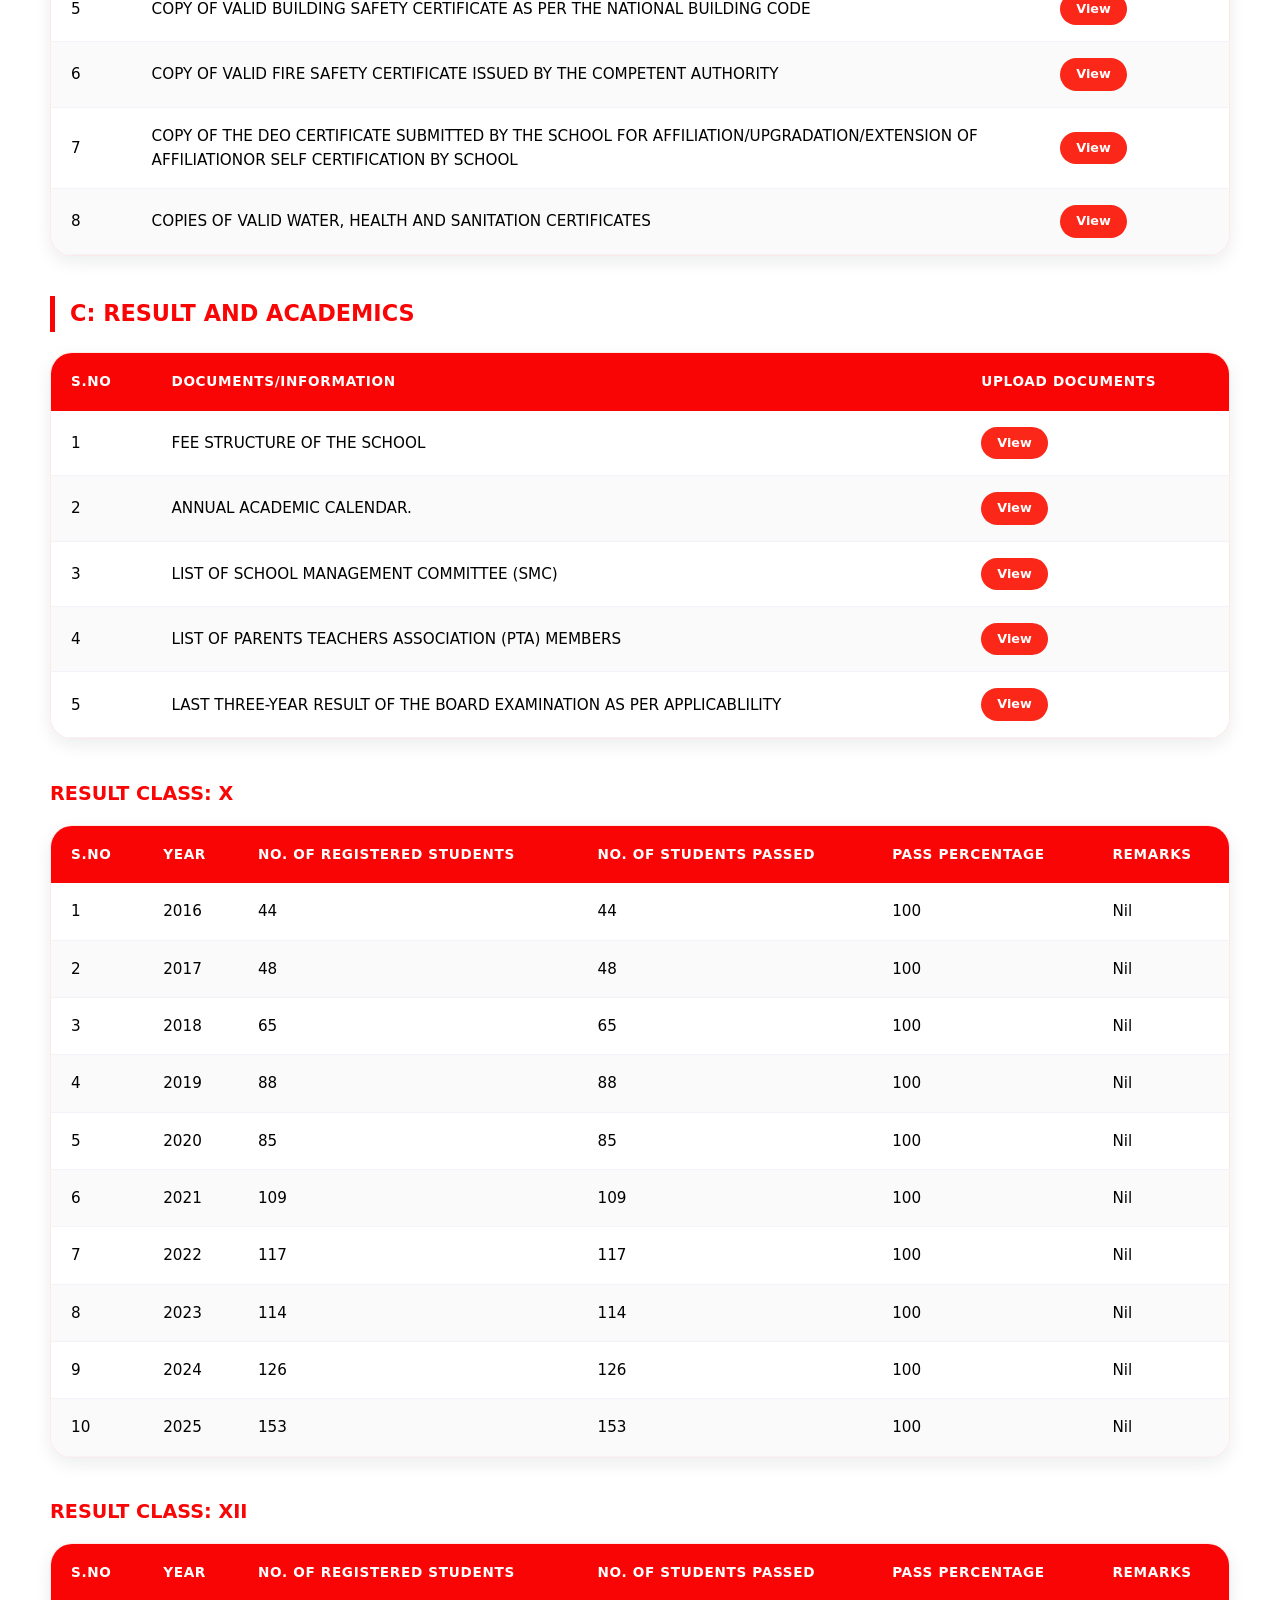
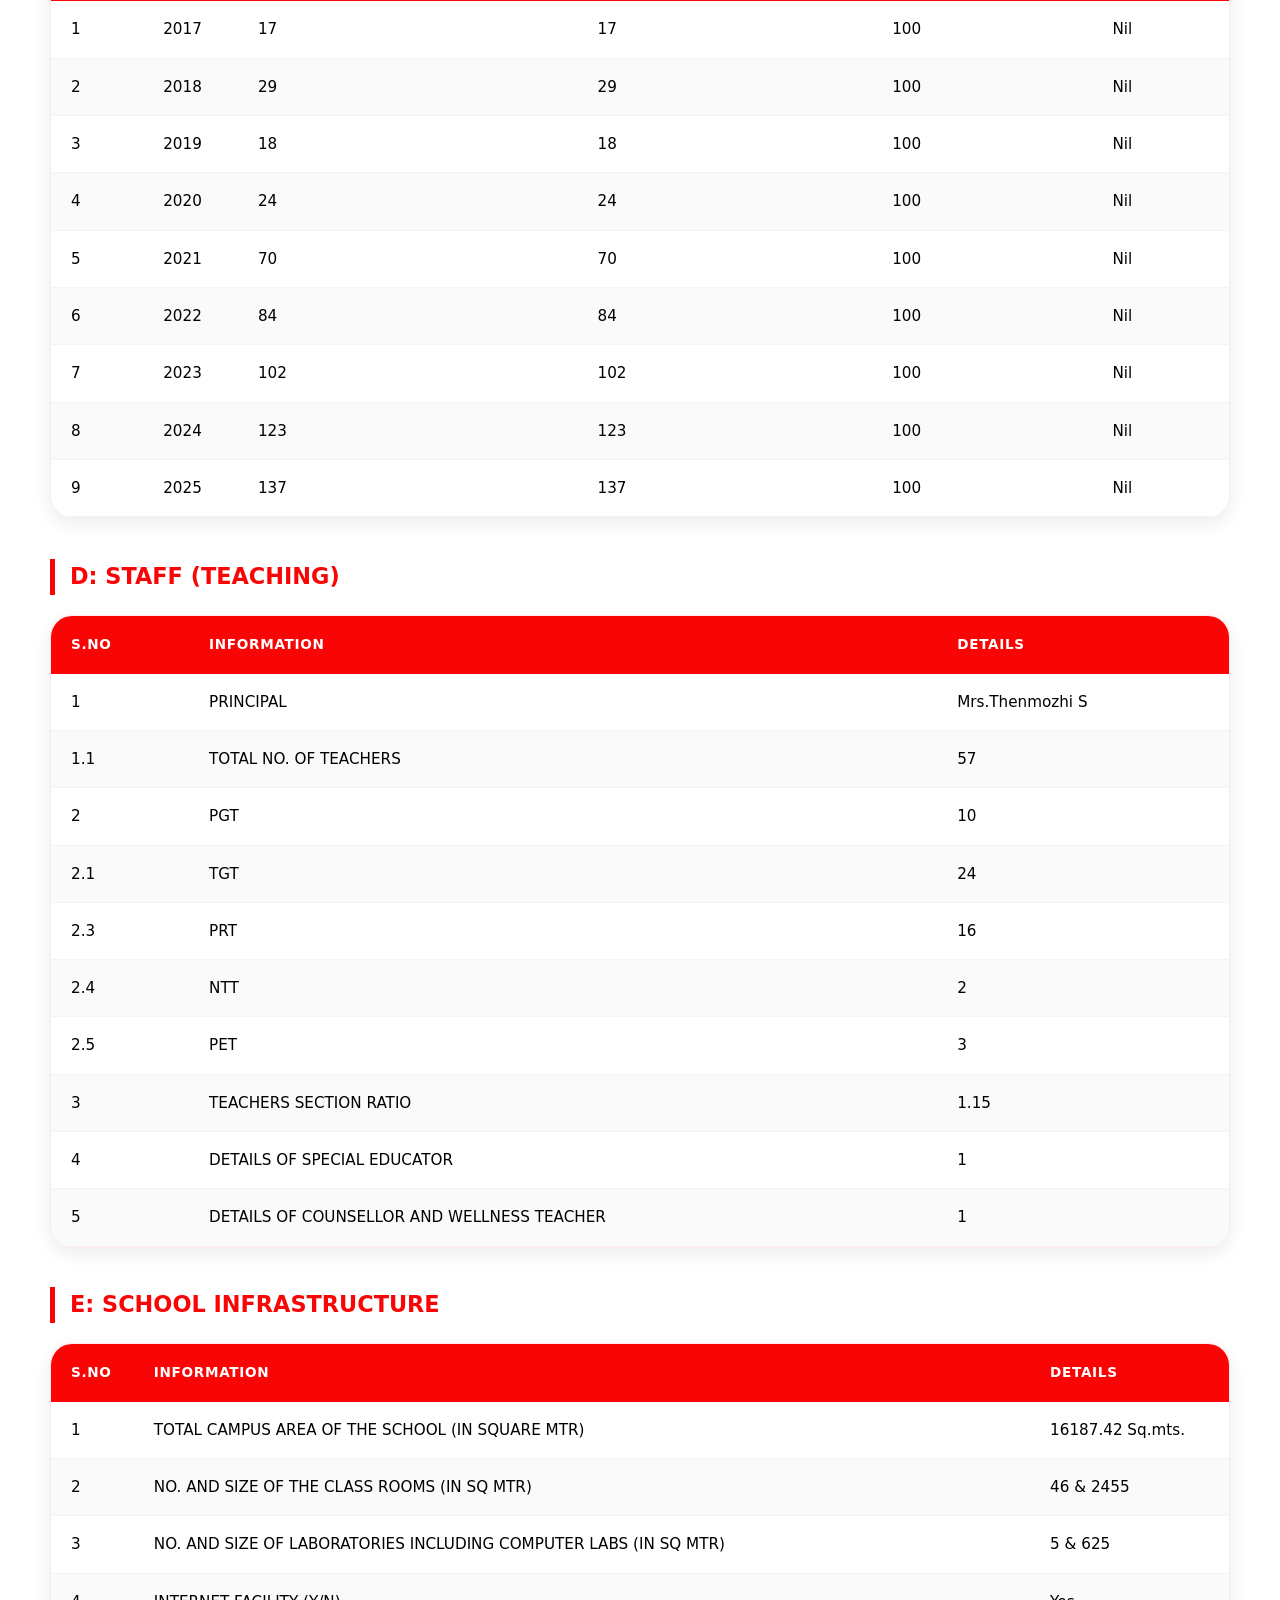
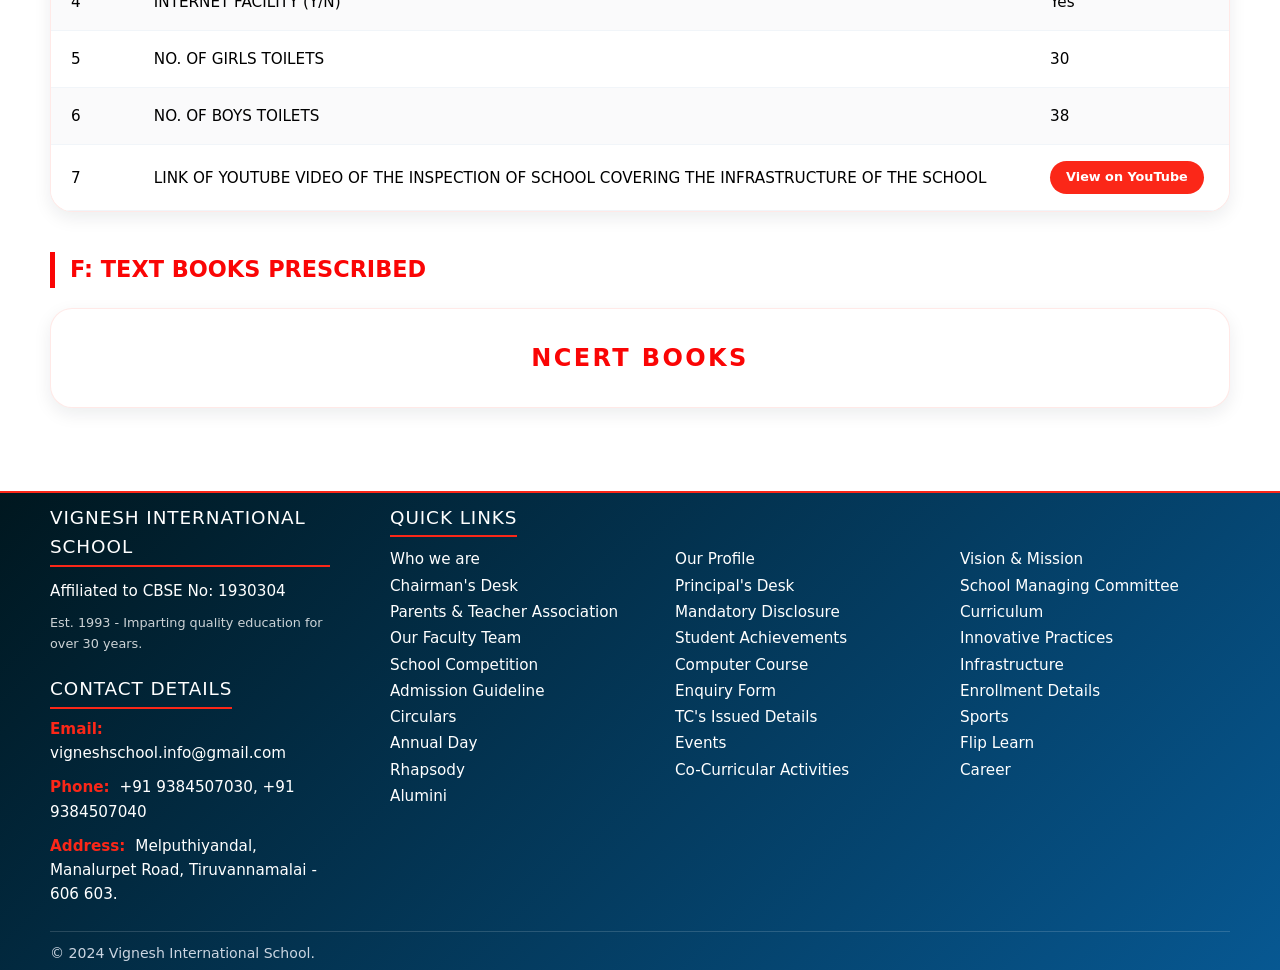
<file: html/mandatory-disclosure.html>
<!DOCTYPE html>
<html lang="en">

<head>
    <meta charset="UTF-8" />
    <title>Mandatory Public Disclosure | Vignesh International School</title>
    <meta name="viewport" content="width=device-width, initial-scale=1" />
    <link rel="stylesheet" href="../css/style.css" />
    <link rel="stylesheet" href="../css/mandatory-disclosure.css" />
</head>

<body>

    <!-- Top neon strip -->
    <div class="top-bar glass blur">
        <div class="container top-bar-inner">
            <div class="top-bar-left">
                <span class="pill pill-ghost">
                    <span class="pill-icon">
                        <svg viewBox="0 0 24 24" aria-hidden="true">
                            <path d="M4 18.5V7.5L12 4l8 3.5v11" />
                            <path d="M9 12l3 1.5L18 11" />
                        </svg>
                    </span>
                    <span class="pill-label">Alumini Corner</span>
                </span>
                <span class="pill pill-ghost">
                    <span class="pill-icon">
                        <svg viewBox="0 0 24 24" aria-hidden="true">
                            <circle cx="12" cy="8" r="3.2" />
                            <path d="M5 19c1.3-2.4 3.6-3.8 7-3.8s5.7 1.4 7 3.8" />
                        </svg>
                    </span>
                    <span class="pill-label">Grievance</span>
                </span>
                <span class="pill pill-ghost">
                    <span class="pill-icon">
                        <svg viewBox="0 0 24 24" aria-hidden="true">
                            <path d="M7 7h10v10H7z" />
                            <path d="M9 5h6" />
                            <path d="M10 11h4" />
                            <path d="M10 14h3" />
                        </svg>
                    </span>
                    <span class="pill-label">Career</span>
                </span>
                <span class="pill pill-ghost">
                    <span class="pill-icon">
                        <svg viewBox="0 0 24 24" aria-hidden="true">
                            <path d="M12 4v11" />
                            <path d="M8.5 11.5 12 15l3.5-3.5" />
                            <rect x="5" y="16" width="14" height="3.5" rx="1" />
                        </svg>
                    </span>
                    <span class="pill-label">Downloads</span>
                </span>
            </div>
            <div class="top-bar-right">
                <a href="#portal" class="pill pill-primary">
                    <span class="pill-icon">
                        <svg viewBox="0 0 24 24" aria-hidden="true">
                            <circle cx="12" cy="12" r="6.5" />
                            <path d="M12 8v4l2 2" />
                        </svg>
                    </span>
                    <span class="pill-label">Enter Portal</span>
                </a>
                <span class="pill pill-outline">
                    <span class="pill-icon">
                        <svg viewBox="0 0 24 24" aria-hidden="true">
                            <rect x="4.5" y="6" width="15" height="12" rx="2" />
                            <path d="M8 6V4.5" />
                            <path d="M16 6V4.5" />
                            <path d="M7.5 10h4" />
                        </svg>
                    </span>
                    <span class="pill-label">Admission Open 2026–2027</span>
                </span>
            </div>
        </div>
    </div>

    <!-- Header -->
    <header class="header glass blur">
        <div class="container nav">
            <div class="logo-group">
                <a href="index.html">
                    <img src="../images/vignesh-logo.jpg" alt="Vignesh International School logo" class="logo-image" />
                </a>
            </div>

            <button class="nav-toggle" id="navToggle">
                <span></span><span></span><span></span>
            </button>

            <nav class="nav-links" id="navLinks">
                <a href="index.html">Home</a>
                <div class="nav-dropdown-wrapper">
                    <a href="#about" class="active">About Us</a>
                    <div class="nav-dropdown">
                        <a href="who-we-are.html">Who we are</a>
                        <a href="our-profile.html">Our Profile</a>
                        <a href="vision-mission.html">Vision &amp; Mission</a>
                        <a href="chairman-message.html">Chairman's Message</a>
                        <a href="principal-message.html">Principal's Message</a>
                        <a href="smc.html">School Management Committee</a>
                        <a href="pta.html">Parents &amp; Teacher Association</a>
                        <a href="mandatory-disclosure.html">Mandatory Disclosure</a>
                    </div>
                </div>
                <div class="nav-dropdown-wrapper">
                    <a href="#academics">Academics &amp; Achievement</a>
                    <div class="nav-dropdown">
                        <a href="curriculum.html">Curriculum</a>
                        <a href="faculty.html">Our Faculty Team</a>
                        <a href="achievements.html">Student Achievements</a>
                        <a href="innovative-practices.html">Innovative Practices</a>
                        <a href="school-competition.html">School Competition</a>
                        <a href="computer-course.html">Computer Course</a>
                    </div>
                </div>
                <div class="nav-dropdown-wrapper">
                    <a href="#infrastructure">Infrastructure</a>
                    <div class="nav-dropdown">
                        <a href="#infra-auditorium">Auditorium</a>
                        <a href="#infra-av-room">Audio Visual Room</a>
                        <a href="#infra-laboratory">Laboratory</a>
                        <a href="#infra-library">Library</a>
                        <a href="#infra-dining">Dining &amp; Catering</a>
                        <a href="#infra-transportation">Transportation</a>
                        <a href="#infra-hostel">Hostel</a>
                    </div>
                </div>
                <div class="nav-dropdown-wrapper">
                    <a href="#admissions">Admissions</a>
                    <div class="nav-dropdown">
                        <a href="#admissions-process">Admission Process</a>
                        <a href="#admissions-enquiry">Admission Enquiry</a>
                        <a href="#admissions-enrollment">Enrollment Details</a>
                        <a href="#admissions-tc-details">TC's Issued Details</a>
                    </div>
                </div>
                <div class="nav-dropdown-wrapper">
                    <a href="#beyond">Beyond Academics</a>
                    <div class="nav-dropdown">
                        <a href="#beyond-sports">Sports</a>
                        <a href="#beyond-annual-day">Annual Day</a>
                        <a href="#beyond-events">Events</a>
                        <a href="#beyond-flip-learn">Flip Learn</a>
                        <a href="#beyond-rhapsody">Rhapsody</a>
                    </div>
                </div>
                <div class="nav-dropdown-wrapper">
                    <a href="#circulars">Circulars</a>
                    <div class="nav-dropdown">
                        <a href="#circulars-cbse">CBSE Circulars</a>
                    </div>
                </div>
                <div class="nav-dropdown-wrapper">
                    <a href="#extracurricular">Extracurricular Activities</a>
                    <div class="nav-dropdown">
                        <a href="#extra-sansad">VIS Sansad</a>
                        <a href="#extra-community-service">Community Service</a>
                        <a href="#extra-health">Health</a>
                        <a href="#extra-skill-classes">Skill Enhancement Classes</a>
                    </div>
                </div>
                <div class="nav-dropdown-wrapper">
                    <a href="#gallery">Gallery</a>
                    <div class="nav-dropdown">
                        <a href="#gallery-events">Event Gallery</a>
                        <a href="#gallery-academy">Academy Gallery</a>
                        <a href="#gallery-videos">Videos</a>
                    </div>
                </div>
                <a href="#contact">Contact</a>
            </nav>
        </div>
    </header>

    <!-- Title Section -->
    <section class="page-title-section glass blur">
        <div class="container reveal">
            <h1 class="page-title">Mandatory Public Disclosure</h1>
            <p class="page-subtitle">Transparent dissemination of institutional information as per regulatory norms.</p>
        </div>
    </section>

    <!-- Main Content -->
    <section class="section">
        <div class="container">

            <!-- A: General Information -->
            <div class="reveal reveal-table">
                <h2 class="table-group-title">A: GENERAL INFORMATION</h2>
                <div class="table-card glass-soft">
                    <table class="disclosure-table">
                        <thead>
                            <tr>
                                <th>S.NO</th>
                                <th>INFORMATION</th>
                                <th>DETAILS</th>
                            </tr>
                        </thead>
                        <tbody>
                            <tr>
                                <td>1</td>
                                <td>NAME OF THE SCHOOL</td>
                                <td>VIGNESH INTERNATIONAL SCHOOL</td>
                            </tr>
                            <tr>
                                <td>2</td>
                                <td>AFFILIATION NO.(IF APPLICABLE)</td>
                                <td>1930304</td>
                            </tr>
                            <tr>
                                <td>3</td>
                                <td>SCHOOL CODE (IF APPLICABLE)</td>
                                <td>55291</td>
                            </tr>
                            <tr>
                                <td>4</td>
                                <td>COMPLETE ADDRESS WITH PIN CODE</td>
                                <td>MELPUTHIYANDAL TIRUVANNAMALAI-606603</td>
                            </tr>
                            <tr>
                                <td>5</td>
                                <td>PRINCIPAL NAME & QUALIFICATION</td>
                                <td>S.Thenmozhi M.Sc., M.Ed.,</td>
                            </tr>
                            <tr>
                                <td>6</td>
                                <td>SCHOOL EMAIL ID</td>
                                <td>vigneshschool.info@gmail.com</td>
                            </tr>
                            <tr>
                                <td>7</td>
                                <td>CONTACT DETAILS (LANDLINE/MOBILE)</td>
                                <td>+91-9384507030, 9384507040</td>
                            </tr>
                        </tbody>
                    </table>
                </div>
            </div>

            <!-- B: Documents and Information -->
            <div class="reveal reveal-table">
                <h2 class="table-group-title">B: DOCUMENTS AND INFORMATION</h2>
                <p class="table-note"><strong>NOTE:</strong> THE SCHOOLS NEEDS TO UPLOAD THE SELF ATTESTED COPIES OF
                    ABOVE LISTED DOCUMENTS BY CHAIRMAN/MANAGER/SECRETARY AND PRINCIPAL. IN CASE, IT IS NOTICED AT LATER
                    STAGE THAT UPLOADED DOCUMENTS ARE NOT GENUINE THEN SCHOOL SHALL BE LIABLE FOR ACTION AS PER NORMS.
                </p>
                <div class="table-card glass-soft">
                    <table class="disclosure-table">
                        <thead>
                            <tr>
                                <th>S.NO</th>
                                <th>DOCUMENTS/INFORMATION</th>
                                <th>UPLOAD DOCUMENTS</th>
                            </tr>
                        </thead>
                        <tbody>
                            <tr>
                                <td>1</td>
                                <td>COPIES OF AFFILIATION/UPGRADATION LETTER AND RECENT EXTENSION OF AFFILIATION, IF ANY
                                </td>
                                <td><a href="#" class="btn-view">View</a></td>
                            </tr>
                            <tr>
                                <td>2</td>
                                <td>COPIES OF SOCIETIES/TRUST/COMPANY REGISTRATION/RENEWAL CERTIFICATE, AS APPLICABLE
                                </td>
                                <td><a href="#" class="btn-view">View</a></td>
                            </tr>
                            <tr>
                                <td>3</td>
                                <td>COPY OF NO OBJECTION CERTIFICATE (NOC) ISSUED, IF APPLICABLE, BY THE STATE GOVT./UT
                                </td>
                                <td><a href="#" class="btn-view">View</a></td>
                            </tr>
                            <tr>
                                <td>4</td>
                                <td>COPIES OF RECOGNITION CERTIFICATE UNDER RTE ACT, 2009, AND IT’S RENEWAL IF
                                    APPLICABLE</td>
                                <td><a href="#" class="btn-view">View</a></td>
                            </tr>
                            <tr>
                                <td>5</td>
                                <td>COPY OF VALID BUILDING SAFETY CERTIFICATE AS PER THE NATIONAL BUILDING CODE</td>
                                <td><a href="#" class="btn-view">View</a></td>
                            </tr>
                            <tr>
                                <td>6</td>
                                <td>COPY OF VALID FIRE SAFETY CERTIFICATE ISSUED BY THE COMPETENT AUTHORITY</td>
                                <td><a href="#" class="btn-view">View</a></td>
                            </tr>
                            <tr>
                                <td>7</td>
                                <td>COPY OF THE DEO CERTIFICATE SUBMITTED BY THE SCHOOL FOR
                                    AFFILIATION/UPGRADATION/EXTENSION OF AFFILIATIONOR SELF CERTIFICATION BY SCHOOL</td>
                                <td><a href="#" class="btn-view">View</a></td>
                            </tr>
                            <tr>
                                <td>8</td>
                                <td>COPIES OF VALID WATER, HEALTH AND SANITATION CERTIFICATES</td>
                                <td><a href="#" class="btn-view">View</a></td>
                            </tr>
                        </tbody>
                    </table>
                </div>
            </div>

            <!-- C: Result and Academics -->
            <div class="reveal reveal-table">
                <h2 class="table-group-title">C: RESULT AND ACADEMICS</h2>
                <div class="table-card glass-soft">
                    <table class="disclosure-table">
                        <thead>
                            <tr>
                                <th>S.NO</th>
                                <th>DOCUMENTS/INFORMATION</th>
                                <th>UPLOAD DOCUMENTS</th>
                            </tr>
                        </thead>
                        <tbody>
                            <tr>
                                <td>1</td>
                                <td>FEE STRUCTURE OF THE SCHOOL</td>
                                <td><a href="#" class="btn-view">View</a></td>
                            </tr>
                            <tr>
                                <td>2</td>
                                <td>ANNUAL ACADEMIC CALENDAR.</td>
                                <td><a href="#" class="btn-view">View</a></td>
                            </tr>
                            <tr>
                                <td>3</td>
                                <td>LIST OF SCHOOL MANAGEMENT COMMITTEE (SMC)</td>
                                <td><a href="#" class="btn-view">View</a></td>
                            </tr>
                            <tr>
                                <td>4</td>
                                <td>LIST OF PARENTS TEACHERS ASSOCIATION (PTA) MEMBERS</td>
                                <td><a href="#" class="btn-view">View</a></td>
                            </tr>
                            <tr>
                                <td>5</td>
                                <td>LAST THREE-YEAR RESULT OF THE BOARD EXAMINATION AS PER APPLICABLILITY</td>
                                <td><a href="#" class="btn-view">View</a></td>
                            </tr>
                        </tbody>
                    </table>
                </div>
            </div>

            <!-- Result Class X -->
            <div class="reveal reveal-table">
                <h2 class="table-sub-title">RESULT CLASS: X</h2>
                <div class="table-card glass-soft">
                    <table class="disclosure-table">
                        <thead>
                            <tr>
                                <th>S.NO</th>
                                <th>YEAR</th>
                                <th>NO. OF REGISTERED STUDENTS</th>
                                <th>NO. OF STUDENTS PASSED</th>
                                <th>PASS PERCENTAGE</th>
                                <th>REMARKS</th>
                            </tr>
                        </thead>
                        <tbody>
                            <tr>
                                <td>1</td>
                                <td>2016</td>
                                <td>44</td>
                                <td>44</td>
                                <td>100</td>
                                <td>Nil</td>
                            </tr>
                            <tr>
                                <td>2</td>
                                <td>2017</td>
                                <td>48</td>
                                <td>48</td>
                                <td>100</td>
                                <td>Nil</td>
                            </tr>
                            <tr>
                                <td>3</td>
                                <td>2018</td>
                                <td>65</td>
                                <td>65</td>
                                <td>100</td>
                                <td>Nil</td>
                            </tr>
                            <tr>
                                <td>4</td>
                                <td>2019</td>
                                <td>88</td>
                                <td>88</td>
                                <td>100</td>
                                <td>Nil</td>
                            </tr>
                            <tr>
                                <td>5</td>
                                <td>2020</td>
                                <td>85</td>
                                <td>85</td>
                                <td>100</td>
                                <td>Nil</td>
                            </tr>
                            <tr>
                                <td>6</td>
                                <td>2021</td>
                                <td>109</td>
                                <td>109</td>
                                <td>100</td>
                                <td>Nil</td>
                            </tr>
                            <tr>
                                <td>7</td>
                                <td>2022</td>
                                <td>117</td>
                                <td>117</td>
                                <td>100</td>
                                <td>Nil</td>
                            </tr>
                            <tr>
                                <td>8</td>
                                <td>2023</td>
                                <td>114</td>
                                <td>114</td>
                                <td>100</td>
                                <td>Nil</td>
                            </tr>
                            <tr>
                                <td>9</td>
                                <td>2024</td>
                                <td>126</td>
                                <td>126</td>
                                <td>100</td>
                                <td>Nil</td>
                            </tr>
                            <tr>
                                <td>10</td>
                                <td>2025</td>
                                <td>153</td>
                                <td>153</td>
                                <td>100</td>
                                <td>Nil</td>
                            </tr>
                        </tbody>
                    </table>
                </div>
            </div>

            <!-- Result Class XII -->
            <div class="reveal reveal-table">
                <h2 class="table-sub-title">RESULT CLASS: XII</h2>
                <div class="table-card glass-soft">
                    <table class="disclosure-table">
                        <thead>
                            <tr>
                                <th>S.NO</th>
                                <th>YEAR</th>
                                <th>NO. OF REGISTERED STUDENTS</th>
                                <th>NO. OF STUDENTS PASSED</th>
                                <th>PASS PERCENTAGE</th>
                                <th>REMARKS</th>
                            </tr>
                        </thead>
                        <tbody>
                            <tr>
                                <td>1</td>
                                <td>2017</td>
                                <td>17</td>
                                <td>17</td>
                                <td>100</td>
                                <td>Nil</td>
                            </tr>
                            <tr>
                                <td>2</td>
                                <td>2018</td>
                                <td>29</td>
                                <td>29</td>
                                <td>100</td>
                                <td>Nil</td>
                            </tr>
                            <tr>
                                <td>3</td>
                                <td>2019</td>
                                <td>18</td>
                                <td>18</td>
                                <td>100</td>
                                <td>Nil</td>
                            </tr>
                            <tr>
                                <td>4</td>
                                <td>2020</td>
                                <td>24</td>
                                <td>24</td>
                                <td>100</td>
                                <td>Nil</td>
                            </tr>
                            <tr>
                                <td>5</td>
                                <td>2021</td>
                                <td>70</td>
                                <td>70</td>
                                <td>100</td>
                                <td>Nil</td>
                            </tr>
                            <tr>
                                <td>6</td>
                                <td>2022</td>
                                <td>84</td>
                                <td>84</td>
                                <td>100</td>
                                <td>Nil</td>
                            </tr>
                            <tr>
                                <td>7</td>
                                <td>2023</td>
                                <td>102</td>
                                <td>102</td>
                                <td>100</td>
                                <td>Nil</td>
                            </tr>
                            <tr>
                                <td>8</td>
                                <td>2024</td>
                                <td>123</td>
                                <td>123</td>
                                <td>100</td>
                                <td>Nil</td>
                            </tr>
                            <tr>
                                <td>9</td>
                                <td>2025</td>
                                <td>137</td>
                                <td>137</td>
                                <td>100</td>
                                <td>Nil</td>
                            </tr>
                        </tbody>
                    </table>
                </div>
            </div>

            <!-- D: Staff (Teaching) -->
            <div class="reveal reveal-table">
                <h2 class="table-group-title">D: STAFF (TEACHING)</h2>
                <div class="table-card glass-soft">
                    <table class="disclosure-table">
                        <thead>
                            <tr>
                                <th>S.NO</th>
                                <th>INFORMATION</th>
                                <th>DETAILS</th>
                            </tr>
                        </thead>
                        <tbody>
                            <tr>
                                <td>1</td>
                                <td>PRINCIPAL</td>
                                <td>Mrs.Thenmozhi S</td>
                            </tr>
                            <tr>
                                <td>1.1</td>
                                <td>TOTAL NO. OF TEACHERS</td>
                                <td>57</td>
                            </tr>
                            <tr>
                                <td>2</td>
                                <td>PGT</td>
                                <td>10</td>
                            </tr>
                            <tr>
                                <td>2.1</td>
                                <td>TGT</td>
                                <td>24</td>
                            </tr>
                            <tr>
                                <td>2.3</td>
                                <td>PRT</td>
                                <td>16</td>
                            </tr>
                            <tr>
                                <td>2.4</td>
                                <td>NTT</td>
                                <td>2</td>
                            </tr>
                            <tr>
                                <td>2.5</td>
                                <td>PET</td>
                                <td>3</td>
                            </tr>
                            <tr>
                                <td>3</td>
                                <td>TEACHERS SECTION RATIO</td>
                                <td>1.15</td>
                            </tr>
                            <tr>
                                <td>4</td>
                                <td>DETAILS OF SPECIAL EDUCATOR</td>
                                <td>1</td>
                            </tr>
                            <tr>
                                <td>5</td>
                                <td>DETAILS OF COUNSELLOR AND WELLNESS TEACHER</td>
                                <td>1</td>
                            </tr>
                        </tbody>
                    </table>
                </div>
            </div>

            <!-- E: School Infrastructure -->
            <div class="reveal reveal-table">
                <h2 class="table-group-title">E: SCHOOL INFRASTRUCTURE</h2>
                <div class="table-card glass-soft">
                    <table class="disclosure-table">
                        <thead>
                            <tr>
                                <th>S.NO</th>
                                <th>INFORMATION</th>
                                <th>DETAILS</th>
                            </tr>
                        </thead>
                        <tbody>
                            <tr>
                                <td>1</td>
                                <td>TOTAL CAMPUS AREA OF THE SCHOOL (IN SQUARE MTR)</td>
                                <td>16187.42 Sq.mts.</td>
                            </tr>
                            <tr>
                                <td>2</td>
                                <td>NO. AND SIZE OF THE CLASS ROOMS (IN SQ MTR)</td>
                                <td>46 & 2455</td>
                            </tr>
                            <tr>
                                <td>3</td>
                                <td>NO. AND SIZE OF LABORATORIES INCLUDING COMPUTER LABS (IN SQ MTR)</td>
                                <td>5 & 625</td>
                            </tr>
                            <tr>
                                <td>4</td>
                                <td>INTERNET FACILITY (Y/N)</td>
                                <td>Yes</td>
                            </tr>
                            <tr>
                                <td>5</td>
                                <td>NO. OF GIRLS TOILETS</td>
                                <td>30</td>
                            </tr>
                            <tr>
                                <td>6</td>
                                <td>NO. OF BOYS TOILETS</td>
                                <td>38</td>
                            </tr>
                            <tr>
                                <td>7</td>
                                <td>LINK OF YOUTUBE VIDEO OF THE INSPECTION OF SCHOOL COVERING THE INFRASTRUCTURE OF THE
                                    SCHOOL</td>
                                <td><a href="#" class="btn-view">View on YouTube</a></td>
                            </tr>
                        </tbody>
                    </table>
                </div>
            </div>

            <!-- F: Text Books Prescribed -->
            <div class="reveal reveal-table">
                <h2 class="table-group-title">F: TEXT BOOKS PRESCRIBED</h2>
                <div class="disclosure-card glass-soft reveal">
                    <p class="text-books">NCERT BOOKS</p>
                </div>
            </div>

        </div>
    </section>

    <!-- Footer -->
    <footer class="footer" id="contact">
        <div class="container footer-grid">
            <div class="footer-block reveal">
                <div class="footer-title">Vignesh International School</div>
                <p class="footer-text">Affiliated to CBSE No: 1930304</p>
                <p class="footer-text" style="font-size: 0.8rem; opacity: 0.8; margin-bottom: 5px;">Est. 1993 -
                    Imparting quality education for over 30 years.</p>
                <div class="footer-title" style="margin-top: 15px; margin-bottom: 8px;">Contact Details</div>
                <p class="footer-text">
                    <strong>Email:</strong> vigneshschool.info@gmail.com
                </p>
                <p class="footer-text">
                    <strong>Phone:</strong> +91 9384507030, +91 9384507040
                </p>
                <p class="footer-text">
                    <strong>Address:</strong> Melputhiyandal, Manalurpet Road, Tiruvannamalai - 606 603.
                </p>
            </div>

            <div class="footer-block reveal">
                <div class="footer-title">Quick Links</div>
                <ul class="footer-list">
                    <li><a href="who-we-are.html">Who we are</a></li>
                    <li><a href="our-profile.html">Our Profile</a></li>
                    <li><a href="vision-mission.html">Vision &amp; Mission</a></li>
                    <li><a href="chairman-message.html">Chairman's Desk</a></li>
                    <li><a href="principal-message.html">Principal's Desk</a></li>
                    <li><a href="smc.html">School Managing Committee</a></li>
                    <li><a href="pta.html">Parents &amp; Teacher Association</a></li>
                    <li><a href="mandatory-disclosure.html">Mandatory Disclosure</a></li>
                    <li><a href="curriculum.html">Curriculum</a></li>
                    <li><a href="faculty.html">Our Faculty Team</a></li>
                    <li><a href="achievements.html">Student Achievements</a></li>
                    <li><a href="innovative-practices.html">Innovative Practices</a></li>
                    <li><a href="school-competition.html">School Competition</a></li>
                    <li><a href="computer-course.html">Computer Course</a></li>
                    <li><a href="#infrastructure">Infrastructure</a></li>
                    <li><a href="#admissions">Admission Guideline</a></li>
                    <li><a href="#admissions">Enquiry Form</a></li>
                    <li><a href="#admissions">Enrollment Details</a></li>
                    <li><a href="#circulars">Circulars</a></li>
                    <li><a href="#academics">TC's Issued Details</a></li>
                    <li><a href="#extracurricular">Sports</a></li>
                    <li><a href="#extracurricular">Annual Day</a></li>
                    <li><a href="#extracurricular">Events</a></li>
                    <li><a href="#extracurricular">Flip Learn</a></li>
                    <li><a href="#extracurricular">Rhapsody</a></li>
                    <li><a href="#extracurricular">Co-Curricular Activities</a></li>
                    <li><a href="#career">Career</a></li>
                    <li><a href="#alumni">Alumini</a></li>
                </ul>
            </div>
        </div>

        <div class="container footer-bottom">
            <span>© 2024 Vignesh International School.</span>
        </div>
    </footer>

    <script src="../js/script.js"></script>
</body>

</html>
</file>
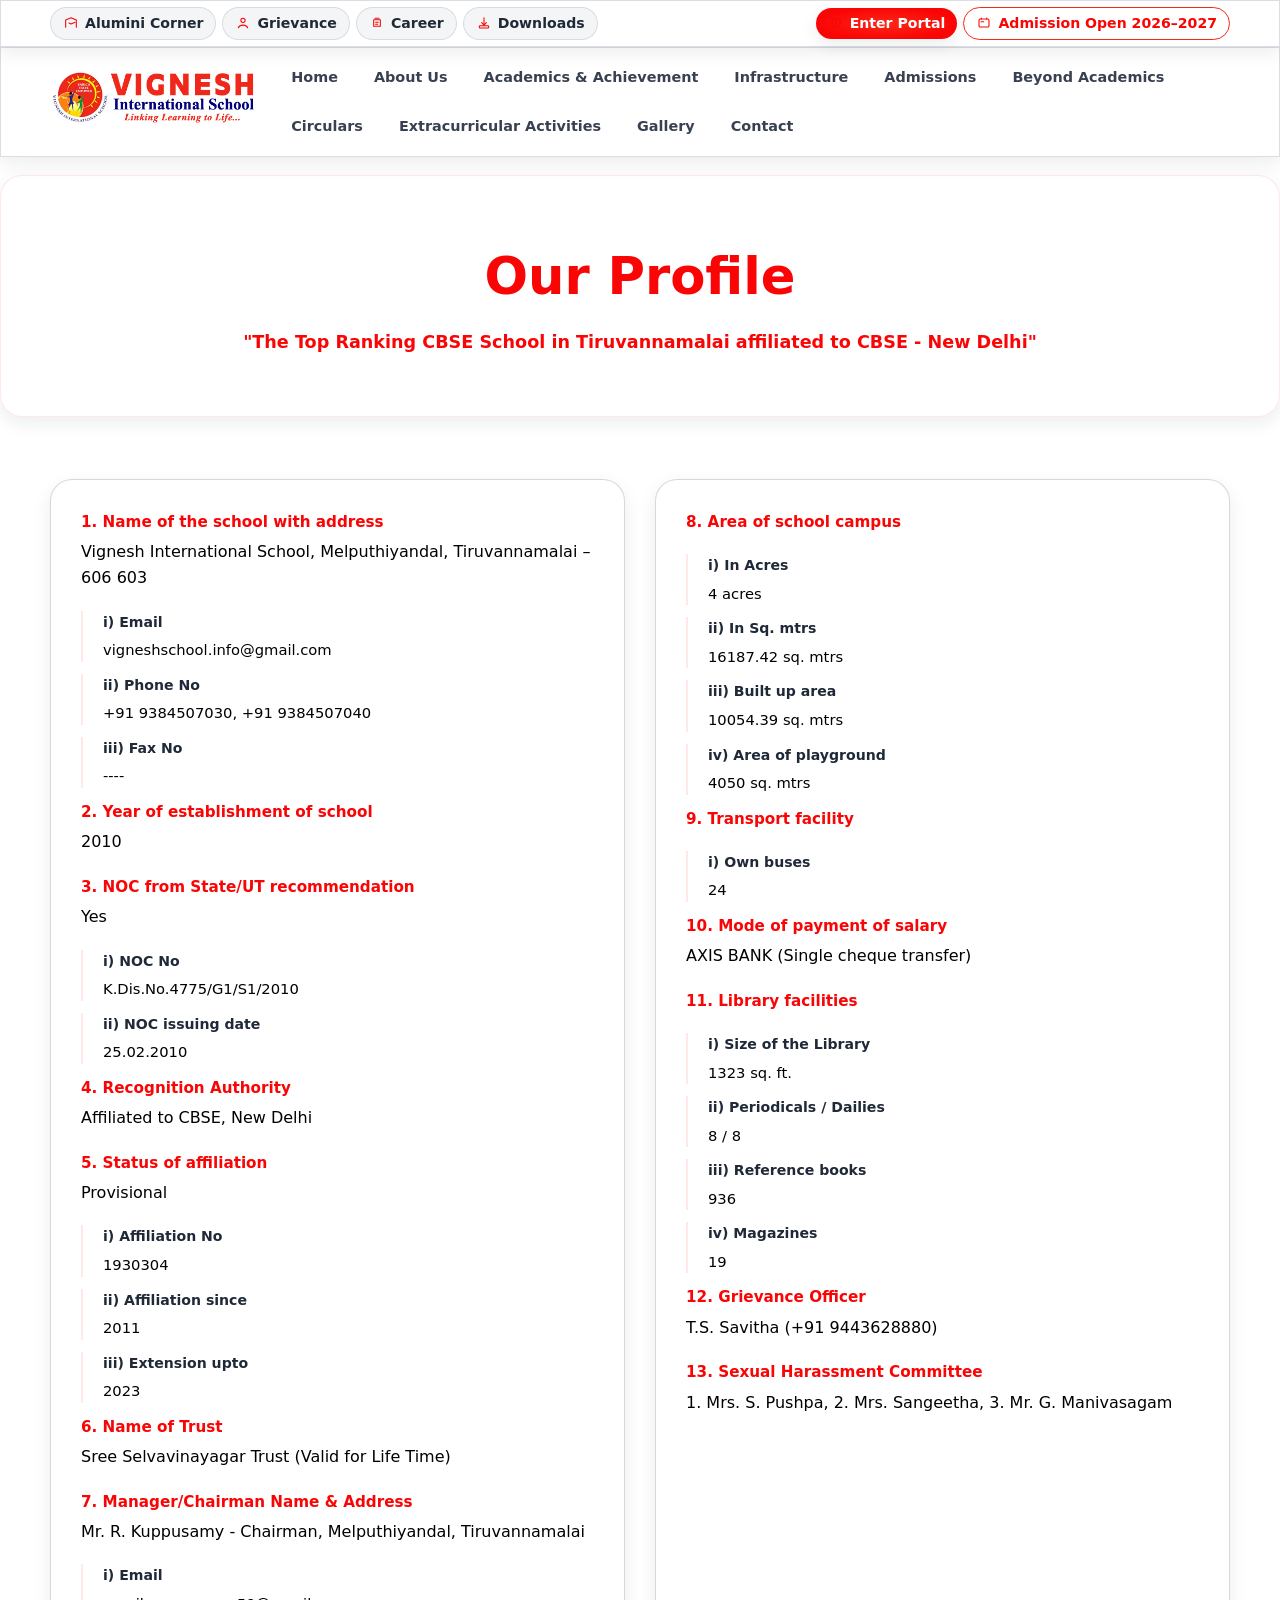
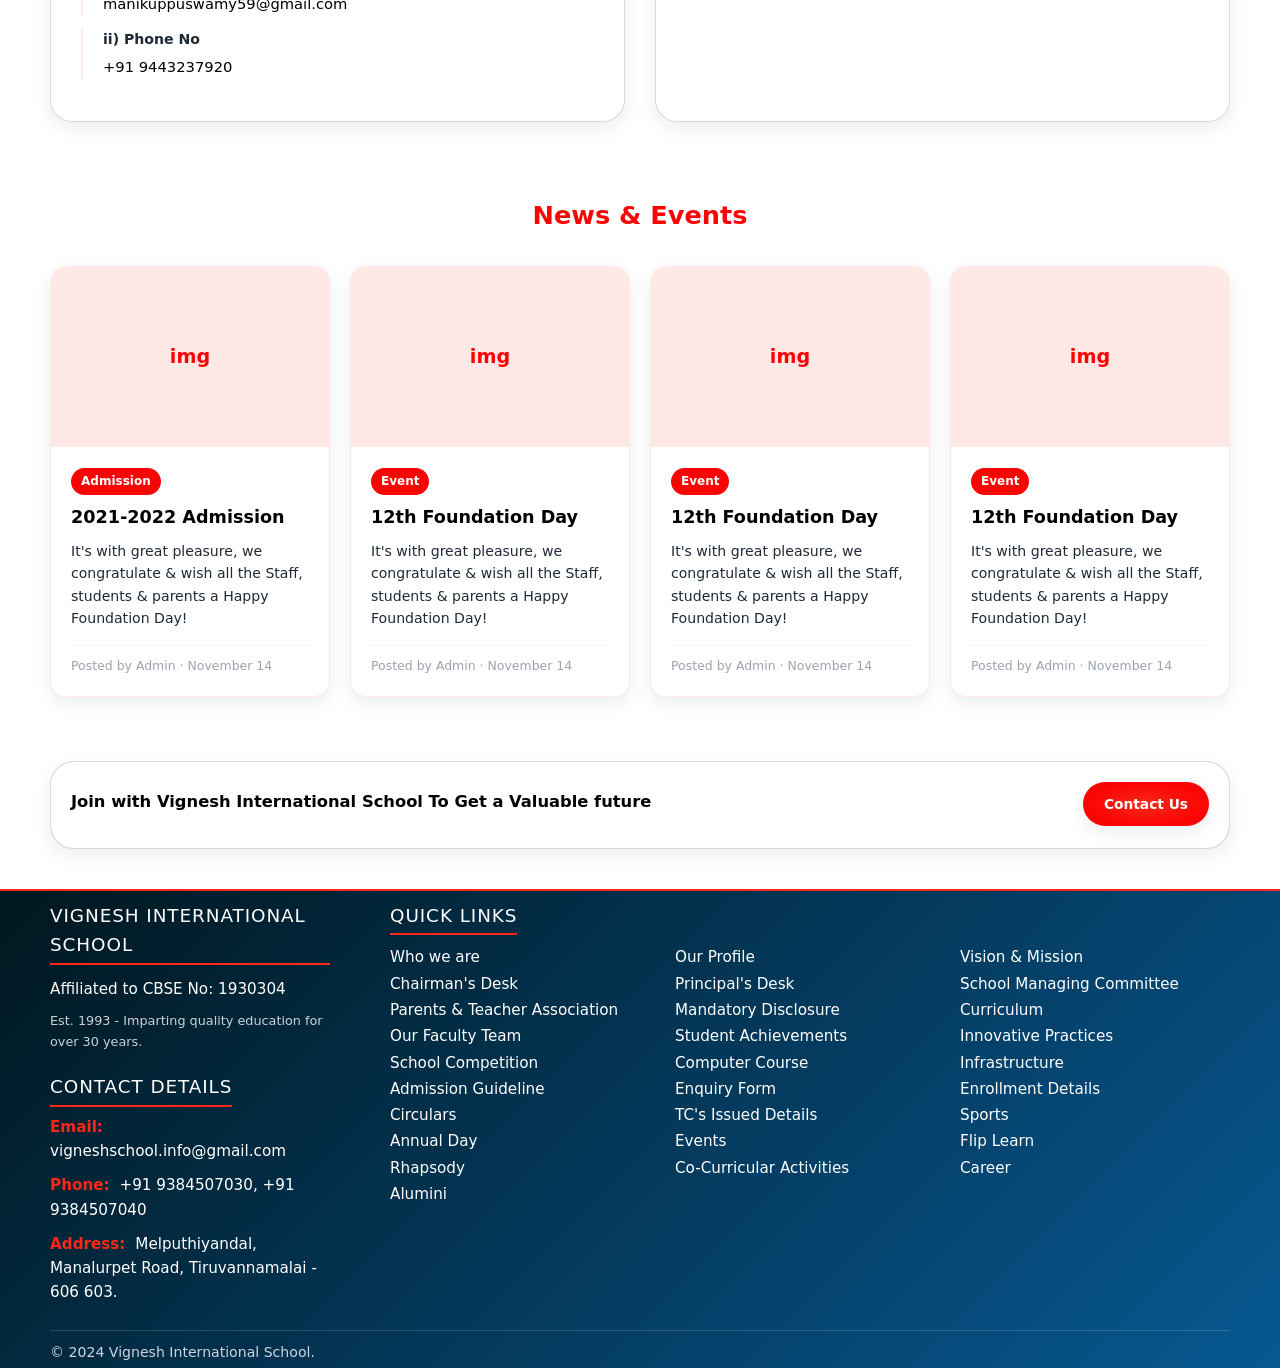
<file: html/our-profile.html>
<!DOCTYPE html>
<html lang="en">

<head>
    <meta charset="UTF-8" />
    <title>Our Profile | Vignesh International School</title>
    <meta name="viewport" content="width=device-width, initial-scale=1" />
    <link rel="stylesheet" href="../css/style.css" />
    <link rel="stylesheet" href="../css/our-profile.css" />
</head>

<body>

    <!-- Top neon strip -->
    <div class="top-bar glass blur">
        <div class="container top-bar-inner">
            <div class="top-bar-left">
                <span class="pill pill-ghost">
                    <span class="pill-icon">
                        <svg viewBox="0 0 24 24" aria-hidden="true">
                            <path d="M4 18.5V7.5L12 4l8 3.5v11" />
                            <path d="M9 12l3 1.5L18 11" />
                        </svg>
                    </span>
                    <span class="pill-label">Alumini Corner</span>
                </span>
                <span class="pill pill-ghost">
                    <span class="pill-icon">
                        <svg viewBox="0 0 24 24" aria-hidden="true">
                            <circle cx="12" cy="8" r="3.2" />
                            <path d="M5 19c1.3-2.4 3.6-3.8 7-3.8s5.7 1.4 7 3.8" />
                        </svg>
                    </span>
                    <span class="pill-label">Grievance</span>
                </span>
                <span class="pill pill-ghost">
                    <span class="pill-icon">
                        <svg viewBox="0 0 24 24" aria-hidden="true">
                            <path d="M7 7h10v10H7z" />
                            <path d="M9 5h6" />
                            <path d="M10 11h4" />
                            <path d="M10 14h3" />
                        </svg>
                    </span>
                    <span class="pill-label">Career</span>
                </span>
                <span class="pill pill-ghost">
                    <span class="pill-icon">
                        <svg viewBox="0 0 24 24" aria-hidden="true">
                            <path d="M12 4v11" />
                            <path d="M8.5 11.5 12 15l3.5-3.5" />
                            <rect x="5" y="16" width="14" height="3.5" rx="1" />
                        </svg>
                    </span>
                    <span class="pill-label">Downloads</span>
                </span>
            </div>
            <div class="top-bar-right">
                <a href="#portal" class="pill pill-primary">
                    <span class="pill-icon">
                        <svg viewBox="0 0 24 24" aria-hidden="true">
                            <circle cx="12" cy="12" r="6.5" />
                            <path d="M12 8v4l2 2" />
                        </svg>
                    </span>
                    <span class="pill-label">Enter Portal</span>
                </a>
                <span class="pill pill-outline">
                    <span class="pill-icon">
                        <svg viewBox="0 0 24 24" aria-hidden="true">
                            <rect x="4.5" y="6" width="15" height="12" rx="2" />
                            <path d="M8 6V4.5" />
                            <path d="M16 6V4.5" />
                            <path d="M7.5 10h4" />
                        </svg>
                    </span>
                    <span class="pill-label">Admission Open 2026–2027</span>
                </span>
            </div>
        </div>
    </div>

    <!-- Header -->
    <header class="header glass blur">
        <div class="container nav">
            <div class="logo-group">
                <a href="index.html">
                    <img src="../images/vignesh-logo.jpg" alt="Vignesh International School logo" class="logo-image" />
                </a>
            </div>

            <button class="nav-toggle" id="navToggle">
                <span></span><span></span><span></span>
            </button>

            <nav class="nav-links" id="navLinks">
                <a href="index.html">Home</a>
                <div class="nav-dropdown-wrapper">
                    <a href="#about" class="active">About Us</a>
                    <div class="nav-dropdown">
                        <a href="who-we-are.html">Who we are</a>
                        <a href="our-profile.html">Our Profile</a>
                        <a href="vision-mission.html">Vision &amp; Mission</a>
                        <a href="chairman-message.html">Chairman's Message</a>
                        <a href="principal-message.html">Principal's Message</a>
                        <a href="smc.html">School Management Committee</a>
                        <a href="pta.html">Parents &amp; Teacher Association</a>
                        <a href="mandatory-disclosure.html">Mandatory Disclosure</a>
                    </div>
                </div>
                <div class="nav-dropdown-wrapper">
                    <a href="#academics">Academics &amp; Achievement</a>
                    <div class="nav-dropdown">
                        <a href="curriculum.html">Curriculum</a>
                        <a href="faculty.html">Our Faculty Team</a>
                        <a href="achievements.html">Student Achievements</a>
                        <a href="innovative-practices.html">Innovative Practices</a>
                        <a href="school-competition.html">School Competition</a>
                        <a href="computer-course.html">Computer Course</a>
                    </div>
                </div>
                <div class="nav-dropdown-wrapper">
                    <a href="#infrastructure">Infrastructure</a>
                    <div class="nav-dropdown">
                        <a href="#infra-auditorium">Auditorium</a>
                        <a href="#infra-av-room">Audio Visual Room</a>
                        <a href="#infra-laboratory">Laboratory</a>
                        <a href="#infra-library">Library</a>
                        <a href="#infra-dining">Dining &amp; Catering</a>
                        <a href="#infra-transportation">Transportation</a>
                        <a href="#infra-hostel">Hostel</a>
                    </div>
                </div>
                <div class="nav-dropdown-wrapper">
                    <a href="#admissions">Admissions</a>
                    <div class="nav-dropdown">
                        <a href="#admissions-process">Admission Process</a>
                        <a href="#admissions-enquiry">Admission Enquiry</a>
                        <a href="#admissions-enrollment">Enrollment Details</a>
                        <a href="#admissions-tc-details">TC's Issued Details</a>
                    </div>
                </div>
                <div class="nav-dropdown-wrapper">
                    <a href="#beyond">Beyond Academics</a>
                    <div class="nav-dropdown">
                        <a href="#beyond-sports">Sports</a>
                        <a href="#beyond-annual-day">Annual Day</a>
                        <a href="#beyond-events">Events</a>
                        <a href="#beyond-flip-learn">Flip Learn</a>
                        <a href="#beyond-rhapsody">Rhapsody</a>
                    </div>
                </div>
                <div class="nav-dropdown-wrapper">
                    <a href="#circulars">Circulars</a>
                    <div class="nav-dropdown">
                        <a href="#circulars-cbse">CBSE Circulars</a>
                    </div>
                </div>
                <div class="nav-dropdown-wrapper">
                    <a href="#extracurricular">Extracurricular Activities</a>
                    <div class="nav-dropdown">
                        <a href="#extra-sansad">VIS Sansad</a>
                        <a href="#extra-community-service">Community Service</a>
                        <a href="#extra-health">Health</a>
                        <a href="#extra-skill-classes">Skill Enhancement Classes</a>
                    </div>
                </div>
                <div class="nav-dropdown-wrapper">
                    <a href="#gallery">Gallery</a>
                    <div class="nav-dropdown">
                        <a href="#gallery-events">Event Gallery</a>
                        <a href="#gallery-academy">Academy Gallery</a>
                        <a href="#gallery-videos">Videos</a>
                    </div>
                </div>
                <a href="#contact">Contact</a>
            </nav>
        </div>
    </header>

    <!-- Title Section -->
    <section class="page-title-section glass blur">
        <div class="container reveal">
            <h1 class="page-title">Our Profile</h1>
            <p class="page-subtitle">"The Top Ranking CBSE School in Tiruvannamalai affiliated to CBSE - New Delhi"</p>
        </div>
    </section>

    <!-- Profile Content -->
    <section class="section">
        <div class="container">
            <div class="profile-grid">
                <div class="profile-card glass-soft reveal">
                    <div class="profile-item">
                        <div class="p-key">1. Name of the school with address</div>
                        <div class="p-value">Vignesh International School, Melputhiyandal, Tiruvannamalai – 606 603
                        </div>
                    </div>
                    <div class="profile-sub-item">
                        <div class="p-key">i) Email</div>
                        <div class="p-value">vigneshschool.info@gmail.com</div>
                    </div>
                    <div class="profile-sub-item">
                        <div class="p-key">ii) Phone No</div>
                        <div class="p-value">+91 9384507030, +91 9384507040</div>
                    </div>
                    <div class="profile-sub-item">
                        <div class="p-key">iii) Fax No</div>
                        <div class="p-value">----</div>
                    </div>

                    <div class="profile-item">
                        <div class="p-key">2. Year of establishment of school</div>
                        <div class="p-value">2010</div>
                    </div>

                    <div class="profile-item">
                        <div class="p-key">3. NOC from State/UT recommendation</div>
                        <div class="p-value">Yes</div>
                    </div>
                    <div class="profile-sub-item">
                        <div class="p-key">i) NOC No</div>
                        <div class="p-value">K.Dis.No.4775/G1/S1/2010</div>
                    </div>
                    <div class="profile-sub-item">
                        <div class="p-key">ii) NOC issuing date</div>
                        <div class="p-value">25.02.2010</div>
                    </div>

                    <div class="profile-item">
                        <div class="p-key">4. Recognition Authority</div>
                        <div class="p-value">Affiliated to CBSE, New Delhi</div>
                    </div>

                    <div class="profile-item">
                        <div class="p-key">5. Status of affiliation</div>
                        <div class="p-value">Provisional</div>
                    </div>
                    <div class="profile-sub-item">
                        <div class="p-key">i) Affiliation No</div>
                        <div class="p-value">1930304</div>
                    </div>
                    <div class="profile-sub-item">
                        <div class="p-key">ii) Affiliation since</div>
                        <div class="p-value">2011</div>
                    </div>
                    <div class="profile-sub-item">
                        <div class="p-key">iii) Extension upto</div>
                        <div class="p-value">2023</div>
                    </div>

                    <div class="profile-item">
                        <div class="p-key">6. Name of Trust</div>
                        <div class="p-value">Sree Selvavinayagar Trust (Valid for Life Time)</div>
                    </div>

                    <div class="profile-item">
                        <div class="p-key">7. Manager/Chairman Name & Address</div>
                        <div class="p-value">Mr. R. Kuppusamy - Chairman, Melputhiyandal, Tiruvannamalai</div>
                    </div>
                    <div class="profile-sub-item">
                        <div class="p-key">i) Email</div>
                        <div class="p-value">manikuppuswamy59@gmail.com</div>
                    </div>
                    <div class="profile-sub-item">
                        <div class="p-key">ii) Phone No</div>
                        <div class="p-value">+91 9443237920</div>
                    </div>
                </div>

                <div class="profile-card glass-soft reveal">
                    <div class="profile-item">
                        <div class="p-key">8. Area of school campus</div>
                        <div class="p-value"></div>
                    </div>
                    <div class="profile-sub-item">
                        <div class="p-key">i) In Acres</div>
                        <div class="p-value">4 acres</div>
                    </div>
                    <div class="profile-sub-item">
                        <div class="p-key">ii) In Sq. mtrs</div>
                        <div class="p-value">16187.42 sq. mtrs</div>
                    </div>
                    <div class="profile-sub-item">
                        <div class="p-key">iii) Built up area</div>
                        <div class="p-value">10054.39 sq. mtrs</div>
                    </div>
                    <div class="profile-sub-item">
                        <div class="p-key">iv) Area of playground</div>
                        <div class="p-value">4050 sq. mtrs</div>
                    </div>

                    <div class="profile-item">
                        <div class="p-key">9. Transport facility</div>
                        <div class="p-value"></div>
                    </div>
                    <div class="profile-sub-item">
                        <div class="p-key">i) Own buses</div>
                        <div class="p-value">24</div>
                    </div>

                    <div class="profile-item">
                        <div class="p-key">10. Mode of payment of salary</div>
                        <div class="p-value">AXIS BANK (Single cheque transfer)</div>
                    </div>

                    <div class="profile-item">
                        <div class="p-key">11. Library facilities</div>
                        <div class="p-value"></div>
                    </div>
                    <div class="profile-sub-item">
                        <div class="p-key">i) Size of the Library</div>
                        <div class="p-value">1323 sq. ft.</div>
                    </div>
                    <div class="profile-sub-item">
                        <div class="p-key">ii) Periodicals / Dailies</div>
                        <div class="p-value">8 / 8</div>
                    </div>
                    <div class="profile-sub-item">
                        <div class="p-key">iii) Reference books</div>
                        <div class="p-value">936</div>
                    </div>
                    <div class="profile-sub-item">
                        <div class="p-key">iv) Magazines</div>
                        <div class="p-value">19</div>
                    </div>

                    <div class="profile-item">
                        <div class="p-key">12. Grievance Officer</div>
                        <div class="p-value">T.S. Savitha (+91 9443628880)</div>
                    </div>

                    <div class="profile-item">
                        <div class="p-key">13. Sexual Harassment Committee</div>
                        <div class="p-value">1. Mrs. S. Pushpa, 2. Mrs. Sangeetha, 3. Mr. G. Manivasagam</div>
                    </div>
                </div>
            </div>
        </div>
    </section>

    <!-- News & Events Section -->
    <section class="section">
        <div class="container">
            <div class="section-header reveal">
                <h2 class="section-title">News & Events</h2>
            </div>
            <div class="news-grid">
                <!-- Item 1 -->
                <div class="news-card glass-soft reveal">
                    <div class="news-img-placeholder">img</div>
                    <div class="news-content">
                        <div class="news-tag">Admission</div>
                        <h3 class="news-title">2021-2022 Admission</h3>
                        <p class="news-excerpt">It's with great pleasure, we congratulate & wish all the Staff, students
                            & parents a Happy Foundation Day!</p>
                        <div class="news-meta">Posted by Admin · November 14</div>
                    </div>
                </div>
                <!-- Item 2 -->
                <div class="news-card glass-soft reveal">
                    <div class="news-img-placeholder">img</div>
                    <div class="news-content">
                        <div class="news-tag">Event</div>
                        <h3 class="news-title">12th Foundation Day</h3>
                        <p class="news-excerpt">It's with great pleasure, we congratulate & wish all the Staff, students
                            & parents a Happy Foundation Day!</p>
                        <div class="news-meta">Posted by Admin · November 14</div>
                    </div>
                </div>
                <!-- Item 3 -->
                <div class="news-card glass-soft reveal">
                    <div class="news-img-placeholder">img</div>
                    <div class="news-content">
                        <div class="news-tag">Event</div>
                        <h3 class="news-title">12th Foundation Day</h3>
                        <p class="news-excerpt">It's with great pleasure, we congratulate & wish all the Staff, students
                            & parents a Happy Foundation Day!</p>
                        <div class="news-meta">Posted by Admin · November 14</div>
                    </div>
                </div>
                <!-- Item 4 -->
                <div class="news-card glass-soft reveal">
                    <div class="news-img-placeholder">img</div>
                    <div class="news-content">
                        <div class="news-tag">Event</div>
                        <h3 class="news-title">12th Foundation Day</h3>
                        <p class="news-excerpt">It's with great pleasure, we congratulate & wish all the Staff, students
                            & parents a Happy Foundation Day!</p>
                        <div class="news-meta">Posted by Admin · November 14</div>
                    </div>
                </div>
            </div>
        </div>
    </section>

    <!-- CTA Band -->
    <section class="container reveal" style="margin-bottom: 40px;">
        <div class="cta-band glass blur">
            <div>
                <h3>Join with Vignesh International School To Get a Valuable future</h3>
            </div>
            <div>
                <a href="#contact" class="btn btn-primary neon-hover">
                    Contact Us
                    <span class="btn-glow"></span>
                </a>
            </div>
        </div>
    </section>

    <!-- Footer -->
    <footer class="footer" id="contact">
        <div class="container footer-grid">
            <div class="footer-block reveal">
                <div class="footer-title">Vignesh International School</div>
                <p class="footer-text">Affiliated to CBSE No: 1930304</p>
                <p class="footer-text" style="font-size: 0.8rem; opacity: 0.8; margin-bottom: 5px;">Est. 1993 -
                    Imparting quality education for over 30 years.</p>
                <div class="footer-title" style="margin-top: 15px; margin-bottom: 8px;">Contact Details</div>
                <p class="footer-text">
                    <strong>Email:</strong> vigneshschool.info@gmail.com
                </p>
                <p class="footer-text">
                    <strong>Phone:</strong> +91 9384507030, +91 9384507040
                </p>
                <p class="footer-text">
                    <strong>Address:</strong> Melputhiyandal, Manalurpet Road, Tiruvannamalai - 606 603.
                </p>
            </div>

            <div class="footer-block reveal">
                <div class="footer-title">Quick Links</div>
                <ul class="footer-list">
                    <li><a href="who-we-are.html">Who we are</a></li>
                    <li><a href="our-profile.html">Our Profile</a></li>
                    <li><a href="vision-mission.html">Vision &amp; Mission</a></li>
                    <li><a href="chairman-message.html">Chairman's Desk</a></li>
                    <li><a href="principal-message.html">Principal's Desk</a></li>
                    <li><a href="smc.html">School Managing Committee</a></li>
                    <li><a href="pta.html">Parents &amp; Teacher Association</a></li>
                    <li><a href="mandatory-disclosure.html">Mandatory Disclosure</a></li>
                    <li><a href="curriculum.html">Curriculum</a></li>
                    <li><a href="faculty.html">Our Faculty Team</a></li>
                    <li><a href="achievements.html">Student Achievements</a></li>
                    <li><a href="innovative-practices.html">Innovative Practices</a></li>
                    <li><a href="school-competition.html">School Competition</a></li>
                    <li><a href="computer-course.html">Computer Course</a></li>
                    <li><a href="index.html#infrastructure">Infrastructure</a></li>
                    <li><a href="index.html#admissions">Admission Guideline</a></li>
                    <li><a href="index.html#admissions">Enquiry Form</a></li>
                    <li><a href="index.html#admissions">Enrollment Details</a></li>
                    <li><a href="index.html#circulars">Circulars</a></li>
                    <li><a href="index.html#academics">TC's Issued Details</a></li>
                    <li><a href="index.html#extracurricular">Sports</a></li>
                    <li><a href="index.html#extracurricular">Annual Day</a></li>
                    <li><a href="index.html#extracurricular">Events</a></li>
                    <li><a href="index.html#extracurricular">Flip Learn</a></li>
                    <li><a href="index.html#extracurricular">Rhapsody</a></li>
                    <li><a href="index.html#extracurricular">Co-Curricular Activities</a></li>
                    <li><a href="index.html#career">Career</a></li>
                    <li><a href="index.html#alumni">Alumini</a></li>
                </ul>
            </div>
        </div>

        <div class="container footer-bottom">
            <span>© 2024 Vignesh International School.</span>
        </div>
    </footer>

    <script src="../js/script.js"></script>
</body>

</html>
</file>
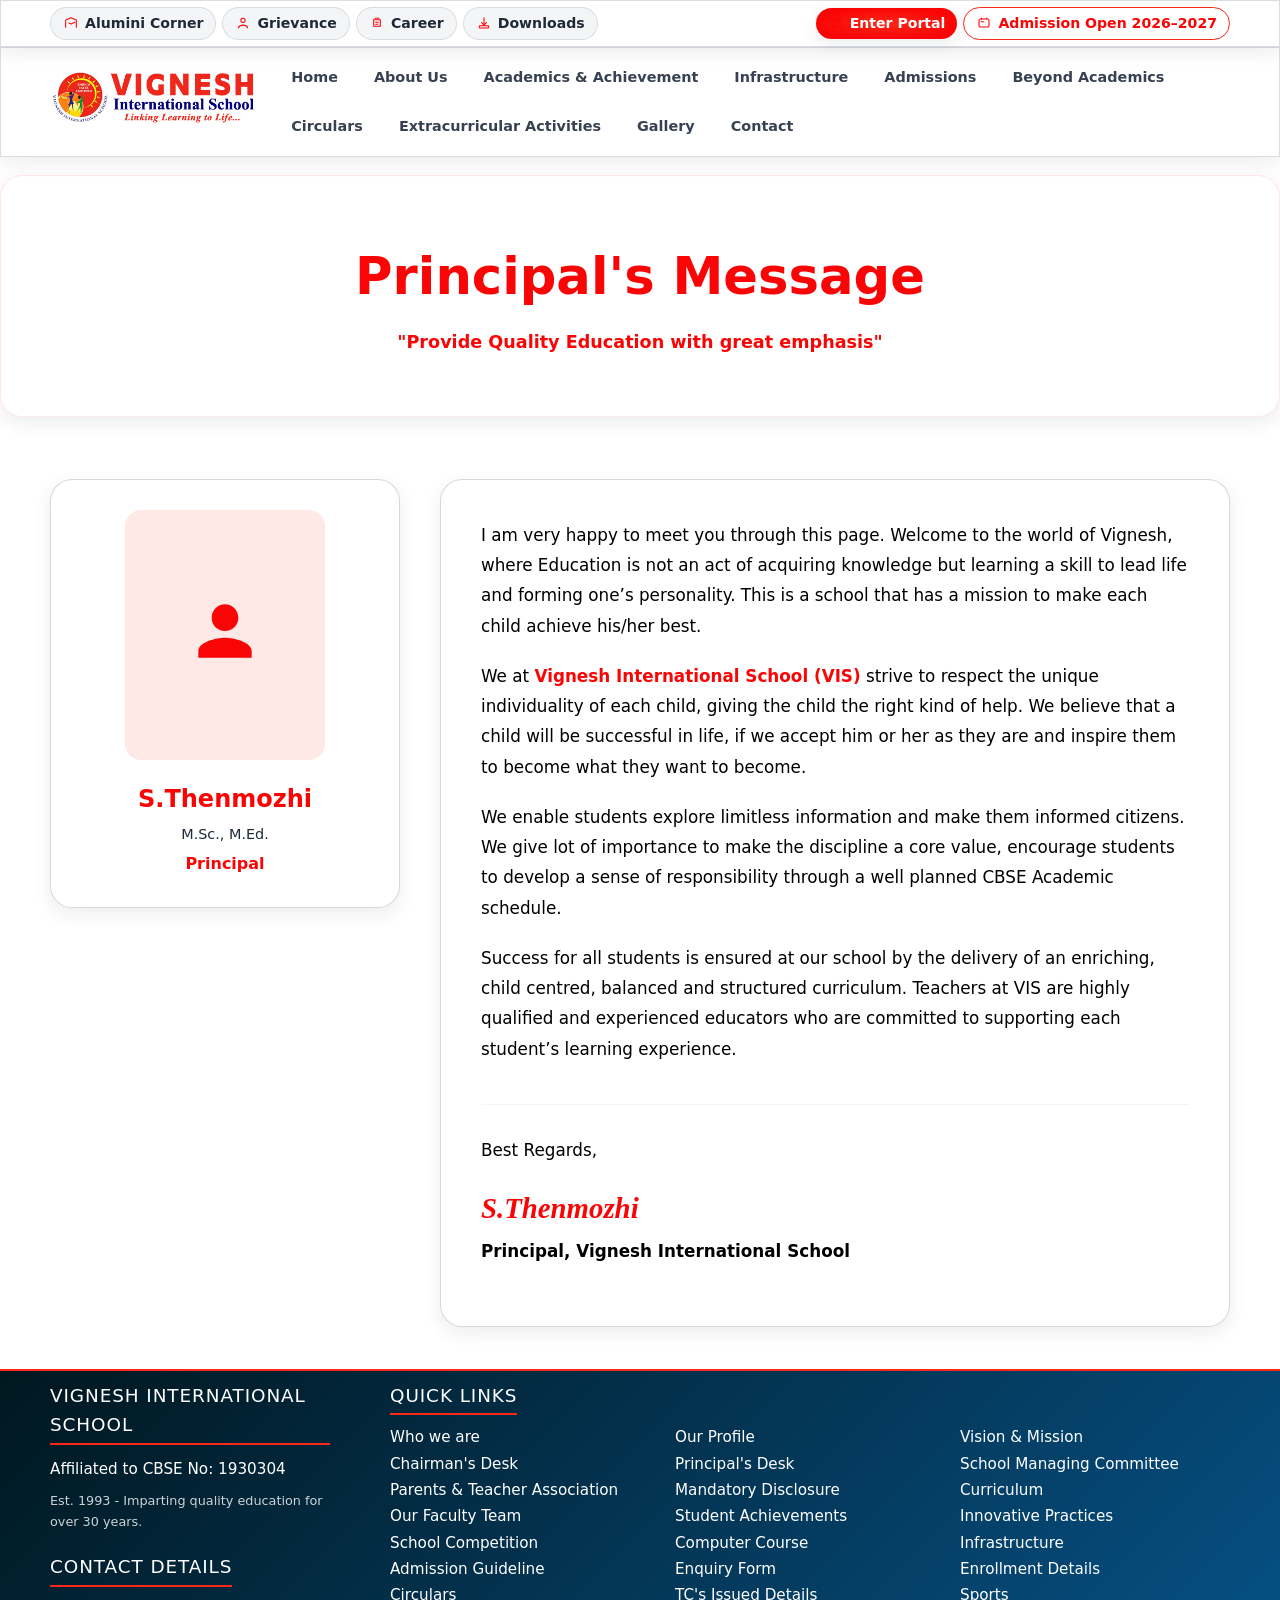
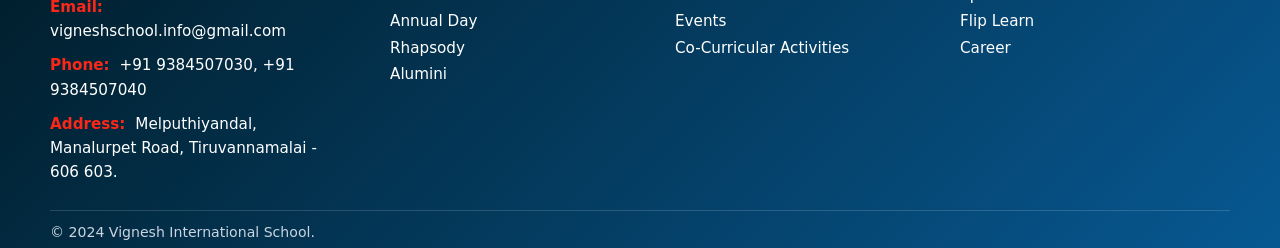
<file: html/principal-message.html>
<!DOCTYPE html>
<html lang="en">

<head>
    <meta charset="UTF-8" />
    <title>Principal's Message | Vignesh International School</title>
    <meta name="viewport" content="width=device-width, initial-scale=1" />
    <link rel="stylesheet" href="../css/style.css" />
    <link rel="stylesheet" href="../css/principal-message.css" />
</head>

<body>

    <!-- Top neon strip -->
    <div class="top-bar glass blur">
        <div class="container top-bar-inner">
            <div class="top-bar-left">
                <span class="pill pill-ghost">
                    <span class="pill-icon">
                        <svg viewBox="0 0 24 24" aria-hidden="true">
                            <path d="M4 18.5V7.5L12 4l8 3.5v11" />
                            <path d="M9 12l3 1.5L18 11" />
                        </svg>
                    </span>
                    <span class="pill-label">Alumini Corner</span>
                </span>
                <span class="pill pill-ghost">
                    <span class="pill-icon">
                        <svg viewBox="0 0 24 24" aria-hidden="true">
                            <circle cx="12" cy="8" r="3.2" />
                            <path d="M5 19c1.3-2.4 3.6-3.8 7-3.8s5.7 1.4 7 3.8" />
                        </svg>
                    </span>
                    <span class="pill-label">Grievance</span>
                </span>
                <span class="pill pill-ghost">
                    <span class="pill-icon">
                        <svg viewBox="0 0 24 24" aria-hidden="true">
                            <path d="M7 7h10v10H7z" />
                            <path d="M9 5h6" />
                            <path d="M10 11h4" />
                            <path d="M10 14h3" />
                        </svg>
                    </span>
                    <span class="pill-label">Career</span>
                </span>
                <span class="pill pill-ghost">
                    <span class="pill-icon">
                        <svg viewBox="0 0 24 24" aria-hidden="true">
                            <path d="M12 4v11" />
                            <path d="M8.5 11.5 12 15l3.5-3.5" />
                            <rect x="5" y="16" width="14" height="3.5" rx="1" />
                        </svg>
                    </span>
                    <span class="pill-label">Downloads</span>
                </span>
            </div>
            <div class="top-bar-right">
                <a href="#portal" class="pill pill-primary">
                    <span class="pill-icon">
                        <svg viewBox="0 0 24 24" aria-hidden="true">
                            <circle cx="12" cy="12" r="6.5" />
                            <path d="M12 8v4l2 2" />
                        </svg>
                    </span>
                    <span class="pill-label">Enter Portal</span>
                </a>
                <span class="pill pill-outline">
                    <span class="pill-icon">
                        <svg viewBox="0 0 24 24" aria-hidden="true">
                            <rect x="4.5" y="6" width="15" height="12" rx="2" />
                            <path d="M8 6V4.5" />
                            <path d="M16 6V4.5" />
                            <path d="M7.5 10h4" />
                        </svg>
                    </span>
                    <span class="pill-label">Admission Open 2026–2027</span>
                </span>
            </div>
        </div>
    </div>

    <!-- Header -->
    <header class="header glass blur">
        <div class="container nav">
            <div class="logo-group">
                <a href="index.html">
                    <img src="../images/vignesh-logo.jpg" alt="Vignesh International School logo" class="logo-image" />
                </a>
            </div>

            <button class="nav-toggle" id="navToggle">
                <span></span><span></span><span></span>
            </button>

            <nav class="nav-links" id="navLinks">
                <a href="index.html">Home</a>
                <div class="nav-dropdown-wrapper">
                    <a href="#about" class="active">About Us</a>
                    <div class="nav-dropdown">
                        <a href="who-we-are.html">Who we are</a>
                        <a href="our-profile.html">Our Profile</a>
                        <a href="vision-mission.html">Vision &amp; Mission</a>
                        <a href="chairman-message.html">Chairman's Message</a>
                        <a href="principal-message.html">Principal's Message</a>
                        <a href="smc.html">School Management Committee</a>
                        <a href="pta.html">Parents &amp; Teacher Association</a>
                        <a href="mandatory-disclosure.html">Mandatory Disclosure</a>
                    </div>
                </div>
                <div class="nav-dropdown-wrapper">
                    <a href="#academics">Academics &amp; Achievement</a>
                    <div class="nav-dropdown">
                        <a href="curriculum.html">Curriculum</a>
                        <a href="faculty.html">Our Faculty Team</a>
                        <a href="achievements.html">Student Achievements</a>
                        <a href="innovative-practices.html">Innovative Practices</a>
                        <a href="school-competition.html">School Competition</a>
                        <a href="computer-course.html">Computer Course</a>
                    </div>
                </div>
                <div class="nav-dropdown-wrapper">
                    <a href="#infrastructure">Infrastructure</a>
                    <div class="nav-dropdown">
                        <a href="#infra-auditorium">Auditorium</a>
                        <a href="#infra-av-room">Audio Visual Room</a>
                        <a href="#infra-laboratory">Laboratory</a>
                        <a href="#infra-library">Library</a>
                        <a href="#infra-dining">Dining &amp; Catering</a>
                        <a href="#infra-transportation">Transportation</a>
                        <a href="#infra-hostel">Hostel</a>
                    </div>
                </div>
                <div class="nav-dropdown-wrapper">
                    <a href="#admissions">Admissions</a>
                    <div class="nav-dropdown">
                        <a href="#admissions-process">Admission Process</a>
                        <a href="#admissions-enquiry">Admission Enquiry</a>
                        <a href="#admissions-enrollment">Enrollment Details</a>
                        <a href="#admissions-tc-details">TC's Issued Details</a>
                    </div>
                </div>
                <div class="nav-dropdown-wrapper">
                    <a href="#beyond">Beyond Academics</a>
                    <div class="nav-dropdown">
                        <a href="#beyond-sports">Sports</a>
                        <a href="#beyond-annual-day">Annual Day</a>
                        <a href="#beyond-events">Events</a>
                        <a href="#beyond-flip-learn">Flip Learn</a>
                        <a href="#beyond-rhapsody">Rhapsody</a>
                    </div>
                </div>
                <div class="nav-dropdown-wrapper">
                    <a href="#circulars">Circulars</a>
                    <div class="nav-dropdown">
                        <a href="#circulars-cbse">CBSE Circulars</a>
                    </div>
                </div>
                <div class="nav-dropdown-wrapper">
                    <a href="#extracurricular">Extracurricular Activities</a>
                    <div class="nav-dropdown">
                        <a href="#extra-sansad">VIS Sansad</a>
                        <a href="#extra-community-service">Community Service</a>
                        <a href="#extra-health">Health</a>
                        <a href="#extra-skill-classes">Skill Enhancement Classes</a>
                    </div>
                </div>
                <div class="nav-dropdown-wrapper">
                    <a href="#gallery">Gallery</a>
                    <div class="nav-dropdown">
                        <a href="#gallery-events">Event Gallery</a>
                        <a href="#gallery-academy">Academy Gallery</a>
                        <a href="#gallery-videos">Videos</a>
                    </div>
                </div>
                <a href="#contact">Contact</a>
            </nav>
        </div>
    </header>

    <!-- Title Section -->
    <section class="page-title-section glass blur">
        <div class="container reveal">
            <h1 class="page-title">Principal's Message</h1>
            <p class="page-subtitle">"Provide Quality Education with great emphasis"</p>
        </div>
    </section>

    <!-- Message Content -->
    <section class="section">
        <div class="container">
            <div class="principal-grid">
                <div class="principal-sidebar reveal">
                    <div class="principal-card glass-soft">
                        <div class="principal-img-container">
                            <div class="principal-placeholder">
                                <svg viewBox="0 0 24 24">
                                    <path
                                        d="M12 12c2.21 0 4-1.79 4-4s-1.79-4-4-4-4 1.79-4 4 1.79 4 4 4zm0 2c-2.67 0-8 1.34-8 4v2h16v-2c0-2.66-5.33-4-8-4z" />
                                </svg>
                            </div>
                        </div>
                        <div class="principal-info">
                            <h3>S.Thenmozhi</h3>
                            <p class="qualification">M.Sc., M.Ed.</p>
                            <p class="designation">Principal</p>
                        </div>
                    </div>
                </div>

                <div class="principal-main reveal">
                    <div class="message-content glass-soft">
                        <p>I am very happy to meet you through this page. Welcome to the world of Vignesh, where
                            Education is not an act of acquiring knowledge but learning a skill to lead life and forming
                            one’s personality. This is a school that has a mission to make each child achieve his/her
                            best.</p>

                        <p>We at <strong>Vignesh International School (VIS)</strong> strive to respect the unique
                            individuality of each child, giving the child the right kind of help. We believe that a
                            child will be successful in life, if we accept him or her as they are and inspire them to
                            become what they want to become.</p>

                        <p>We enable students explore limitless information and make them informed citizens. We give lot
                            of importance to make the discipline a core value, encourage students to develop a sense of
                            responsibility through a well planned CBSE Academic schedule.</p>

                        <p>Success for all students is ensured at our school by the delivery of an enriching, child
                            centred, balanced and structured curriculum. Teachers at VIS are highly qualified and
                            experienced educators who are committed to supporting each student’s learning experience.
                        </p>

                        <div class="closing">
                            <p>Best Regards,</p>
                            <div class="signature">S.Thenmozhi</div>
                            <p class="sig-title">Principal, Vignesh International School</p>
                        </div>
                    </div>
                </div>
            </div>
        </div>
    </section>

    <!-- Footer -->
    <footer class="footer" id="contact">
        <div class="container footer-grid">
            <div class="footer-block reveal">
                <div class="footer-title">Vignesh International School</div>
                <p class="footer-text">Affiliated to CBSE No: 1930304</p>
                <p class="footer-text" style="font-size: 0.8rem; opacity: 0.8; margin-bottom: 5px;">Est. 1993 -
                    Imparting quality education for over 30 years.</p>
                <div class="footer-title" style="margin-top: 15px; margin-bottom: 8px;">Contact Details</div>
                <p class="footer-text">
                    <strong>Email:</strong> vigneshschool.info@gmail.com
                </p>
                <p class="footer-text">
                    <strong>Phone:</strong> +91 9384507030, +91 9384507040
                </p>
                <p class="footer-text">
                    <strong>Address:</strong> Melputhiyandal, Manalurpet Road, Tiruvannamalai - 606 603.
                </p>
            </div>

            <div class="footer-block reveal">
                <div class="footer-title">Quick Links</div>
                <ul class="footer-list">
                    <li><a href="who-we-are.html">Who we are</a></li>
                    <li><a href="our-profile.html">Our Profile</a></li>
                    <li><a href="vision-mission.html">Vision &amp; Mission</a></li>
                    <li><a href="chairman-message.html">Chairman's Desk</a></li>
                    <li><a href="principal-message.html">Principal's Desk</a></li>
                    <li><a href="smc.html">School Managing Committee</a></li>
                    <li><a href="pta.html">Parents &amp; Teacher Association</a></li>
                    <li><a href="mandatory-disclosure.html">Mandatory Disclosure</a></li>
                    <li><a href="curriculum.html">Curriculum</a></li>
                    <li><a href="faculty.html">Our Faculty Team</a></li>
                    <li><a href="achievements.html">Student Achievements</a></li>
                    <li><a href="innovative-practices.html">Innovative Practices</a></li>
                    <li><a href="school-competition.html">School Competition</a></li>
                    <li><a href="computer-course.html">Computer Course</a></li>
                    <li><a href="index.html#infrastructure">Infrastructure</a></li>
                    <li><a href="index.html#admissions">Admission Guideline</a></li>
                    <li><a href="index.html#admissions">Enquiry Form</a></li>
                    <li><a href="index.html#admissions">Enrollment Details</a></li>
                    <li><a href="index.html#circulars">Circulars</a></li>
                    <li><a href="index.html#academics">TC's Issued Details</a></li>
                    <li><a href="index.html#extracurricular">Sports</a></li>
                    <li><a href="index.html#extracurricular">Annual Day</a></li>
                    <li><a href="index.html#extracurricular">Events</a></li>
                    <li><a href="index.html#extracurricular">Flip Learn</a></li>
                    <li><a href="index.html#extracurricular">Rhapsody</a></li>
                    <li><a href="index.html#extracurricular">Co-Curricular Activities</a></li>
                    <li><a href="index.html#career">Career</a></li>
                    <li><a href="index.html#alumni">Alumini</a></li>
                </ul>
            </div>
        </div>

        <div class="container footer-bottom">
            <span>© 2024 Vignesh International School.</span>
        </div>
    </footer>

    <script src="../js/script.js"></script>
</body>

</html>
</file>
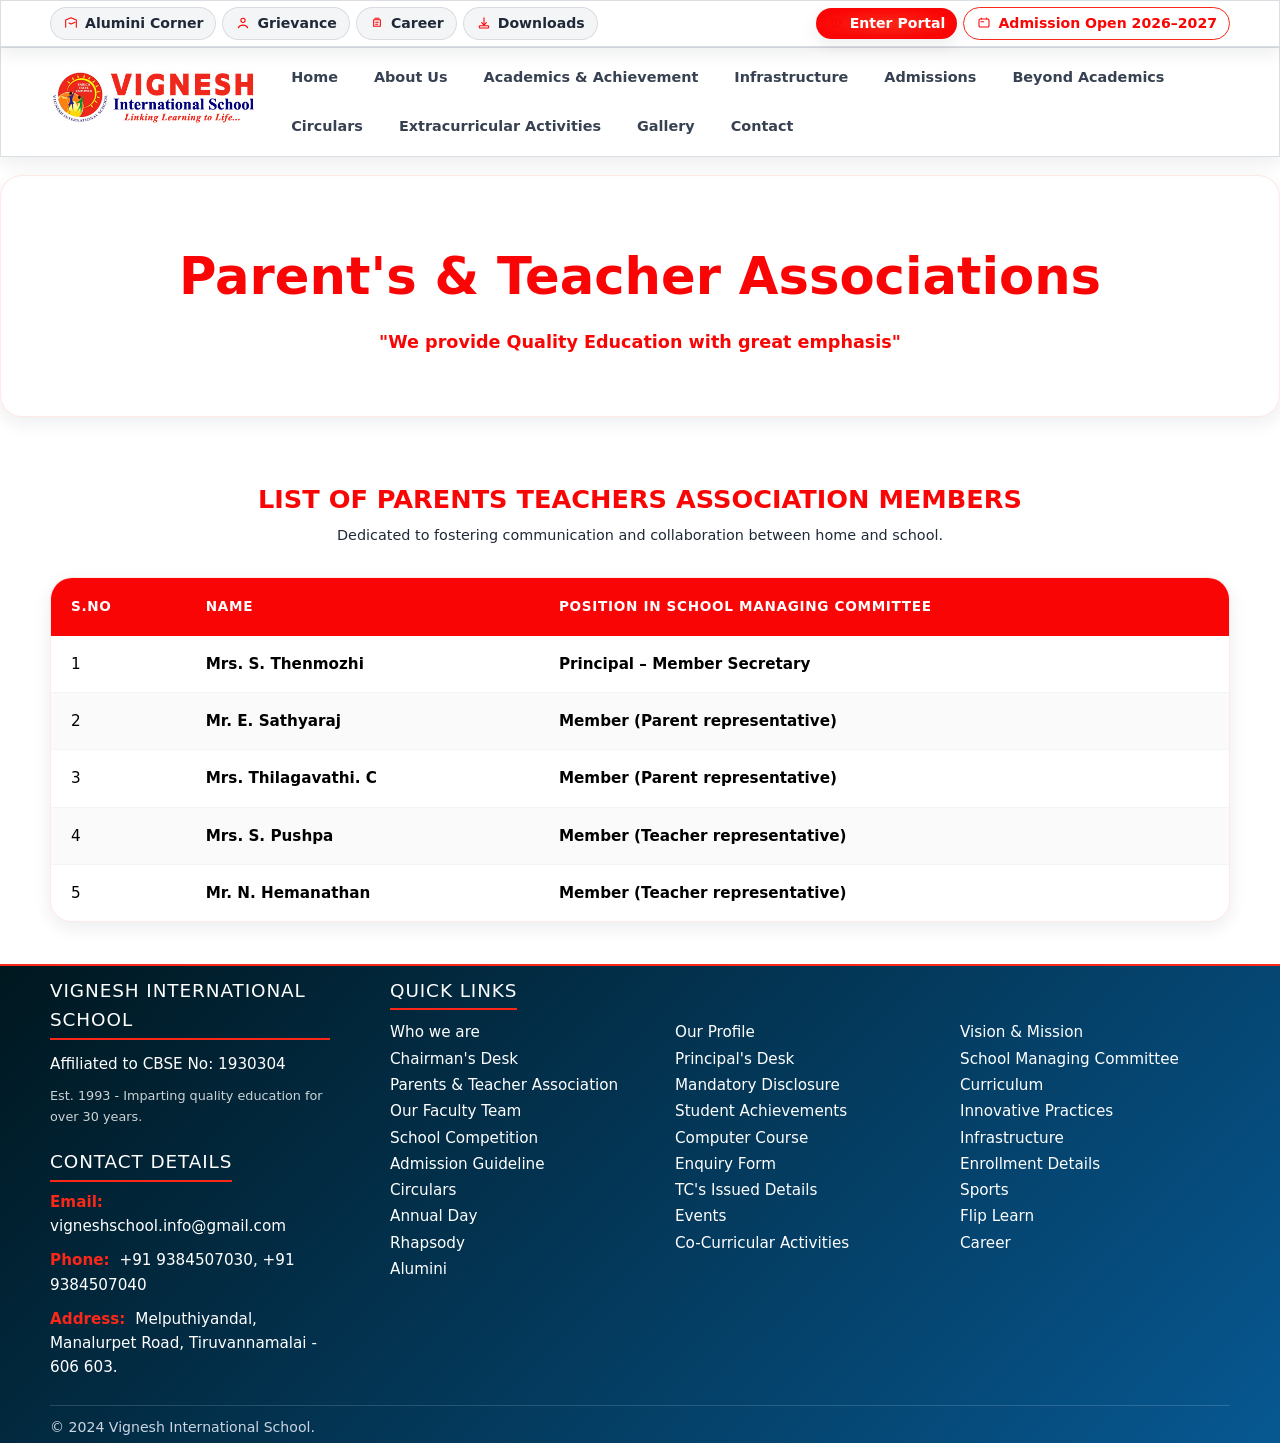
<file: html/pta.html>
<!DOCTYPE html>
<html lang="en">

<head>
    <meta charset="UTF-8" />
    <title>Parents & Teacher Association | Vignesh International School</title>
    <meta name="viewport" content="width=device-width, initial-scale=1" />
    <link rel="stylesheet" href="../css/style.css" />
    <link rel="stylesheet" href="../css/pta.css" />
</head>

<body>

    <!-- Top neon strip -->
    <div class="top-bar glass blur">
        <div class="container top-bar-inner">
            <div class="top-bar-left">
                <span class="pill pill-ghost">
                    <span class="pill-icon">
                        <svg viewBox="0 0 24 24" aria-hidden="true">
                            <path d="M4 18.5V7.5L12 4l8 3.5v11" />
                            <path d="M9 12l3 1.5L18 11" />
                        </svg>
                    </span>
                    <span class="pill-label">Alumini Corner</span>
                </span>
                <span class="pill pill-ghost">
                    <span class="pill-icon">
                        <svg viewBox="0 0 24 24" aria-hidden="true">
                            <circle cx="12" cy="8" r="3.2" />
                            <path d="M5 19c1.3-2.4 3.6-3.8 7-3.8s5.7 1.4 7 3.8" />
                        </svg>
                    </span>
                    <span class="pill-label">Grievance</span>
                </span>
                <span class="pill pill-ghost">
                    <span class="pill-icon">
                        <svg viewBox="0 0 24 24" aria-hidden="true">
                            <path d="M7 7h10v10H7z" />
                            <path d="M9 5h6" />
                            <path d="M10 11h4" />
                            <path d="M10 14h3" />
                        </svg>
                    </span>
                    <span class="pill-label">Career</span>
                </span>
                <span class="pill pill-ghost">
                    <span class="pill-icon">
                        <svg viewBox="0 0 24 24" aria-hidden="true">
                            <path d="M12 4v11" />
                            <path d="M8.5 11.5 12 15l3.5-3.5" />
                            <rect x="5" y="16" width="14" height="3.5" rx="1" />
                        </svg>
                    </span>
                    <span class="pill-label">Downloads</span>
                </span>
            </div>
            <div class="top-bar-right">
                <a href="#portal" class="pill pill-primary">
                    <span class="pill-icon">
                        <svg viewBox="0 0 24 24" aria-hidden="true">
                            <circle cx="12" cy="12" r="6.5" />
                            <path d="M12 8v4l2 2" />
                        </svg>
                    </span>
                    <span class="pill-label">Enter Portal</span>
                </a>
                <span class="pill pill-outline">
                    <span class="pill-icon">
                        <svg viewBox="0 0 24 24" aria-hidden="true">
                            <rect x="4.5" y="6" width="15" height="12" rx="2" />
                            <path d="M8 6V4.5" />
                            <path d="M16 6V4.5" />
                            <path d="M7.5 10h4" />
                        </svg>
                    </span>
                    <span class="pill-label">Admission Open 2026–2027</span>
                </span>
            </div>
        </div>
    </div>

    <!-- Header -->
    <header class="header glass blur">
        <div class="container nav">
            <div class="logo-group">
                <a href="index.html">
                    <img src="../images/vignesh-logo.jpg" alt="Vignesh International School logo" class="logo-image" />
                </a>
            </div>

            <button class="nav-toggle" id="navToggle">
                <span></span><span></span><span></span>
            </button>

            <nav class="nav-links" id="navLinks">
                <a href="index.html">Home</a>
                <div class="nav-dropdown-wrapper">
                    <a href="#about" class="active">About Us</a>
                    <div class="nav-dropdown">
                        <a href="who-we-are.html">Who we are</a>
                        <a href="our-profile.html">Our Profile</a>
                        <a href="vision-mission.html">Vision &amp; Mission</a>
                        <a href="chairman-message.html">Chairman's Message</a>
                        <a href="principal-message.html">Principal's Message</a>
                        <a href="smc.html">School Management Committee</a>
                        <a href="pta.html">Parents &amp; Teacher Association</a>
                        <a href="mandatory-disclosure.html">Mandatory Disclosure</a>
                    </div>
                </div>
                <div class="nav-dropdown-wrapper">
                    <a href="#academics">Academics &amp; Achievement</a>
                    <div class="nav-dropdown">
                        <a href="curriculum.html">Curriculum</a>
                        <a href="faculty.html">Our Faculty Team</a>
                        <a href="achievements.html">Student Achievements</a>
                        <a href="innovative-practices.html">Innovative Practices</a>
                        <a href="school-competition.html">School Competition</a>
                        <a href="computer-course.html">Computer Course</a>
                    </div>
                </div>
                <div class="nav-dropdown-wrapper">
                    <a href="#infrastructure">Infrastructure</a>
                    <div class="nav-dropdown">
                        <a href="#infra-auditorium">Auditorium</a>
                        <a href="#infra-av-room">Audio Visual Room</a>
                        <a href="#infra-laboratory">Laboratory</a>
                        <a href="#infra-library">Library</a>
                        <a href="#infra-dining">Dining &amp; Catering</a>
                        <a href="#infra-transportation">Transportation</a>
                        <a href="#infra-hostel">Hostel</a>
                    </div>
                </div>
                <div class="nav-dropdown-wrapper">
                    <a href="#admissions">Admissions</a>
                    <div class="nav-dropdown">
                        <a href="#admissions-process">Admission Process</a>
                        <a href="#admissions-enquiry">Admission Enquiry</a>
                        <a href="#admissions-enrollment">Enrollment Details</a>
                        <a href="#admissions-tc-details">TC's Issued Details</a>
                    </div>
                </div>
                <div class="nav-dropdown-wrapper">
                    <a href="#beyond">Beyond Academics</a>
                    <div class="nav-dropdown">
                        <a href="#beyond-sports">Sports</a>
                        <a href="#beyond-annual-day">Annual Day</a>
                        <a href="#beyond-events">Events</a>
                        <a href="#beyond-flip-learn">Flip Learn</a>
                        <a href="#beyond-rhapsody">Rhapsody</a>
                    </div>
                </div>
                <div class="nav-dropdown-wrapper">
                    <a href="#circulars">Circulars</a>
                    <div class="nav-dropdown">
                        <a href="#circulars-cbse">CBSE Circulars</a>
                    </div>
                </div>
                <div class="nav-dropdown-wrapper">
                    <a href="#extracurricular">Extracurricular Activities</a>
                    <div class="nav-dropdown">
                        <a href="#extra-sansad">VIS Sansad</a>
                        <a href="#extra-community-service">Community Service</a>
                        <a href="#extra-health">Health</a>
                        <a href="#extra-skill-classes">Skill Enhancement Classes</a>
                    </div>
                </div>
                <div class="nav-dropdown-wrapper">
                    <a href="#gallery">Gallery</a>
                    <div class="nav-dropdown">
                        <a href="#gallery-events">Event Gallery</a>
                        <a href="#gallery-academy">Academy Gallery</a>
                        <a href="#gallery-videos">Videos</a>
                    </div>
                </div>
                <a href="#contact">Contact</a>
            </nav>
        </div>
    </header>

    <!-- Title Section -->
    <section class="page-title-section glass blur">
        <div class="container reveal">
            <h1 class="page-title">Parent's &amp; Teacher Associations</h1>
            <p class="page-subtitle">"We provide Quality Education with great emphasis"</p>
        </div>
    </section>

    <!-- Table Section -->
    <section class="section">
        <div class="container">
            <div class="section-header reveal">
                <h2 class="section-title">LIST OF PARENTS TEACHERS ASSOCIATION MEMBERS</h2>
                <p class="section-subtitle">Dedicated to fostering communication and collaboration between home and
                    school.</p>
            </div>

            <div class="table-container glass-soft reveal">
                <table class="pta-table">
                    <thead>
                        <tr>
                            <th>S.No</th>
                            <th>Name</th>
                            <th>Position in School Managing Committee</th>
                        </tr>
                    </thead>
                    <tbody>
                        <tr>
                            <td>1</td>
                            <td class="member-name">Mrs. S. Thenmozhi</td>
                            <td class="member-position">Principal – Member Secretary</td>
                        </tr>
                        <tr>
                            <td>2</td>
                            <td class="member-name">Mr. E. Sathyaraj</td>
                            <td class="member-position">Member (Parent representative)</td>
                        </tr>
                        <tr>
                            <td>3</td>
                            <td class="member-name">Mrs. Thilagavathi. C</td>
                            <td class="member-position">Member (Parent representative)</td>
                        </tr>
                        <tr>
                            <td>4</td>
                            <td class="member-name">Mrs. S. Pushpa</td>
                            <td class="member-position">Member (Teacher representative)</td>
                        </tr>
                        <tr>
                            <td>5</td>
                            <td class="member-name">Mr. N. Hemanathan</td>
                            <td class="member-position">Member (Teacher representative)</td>
                        </tr>
                    </tbody>
                </table>
            </div>
        </div>
    </section>

    <!-- Footer -->
    <footer class="footer" id="contact">
        <div class="container footer-grid">
            <div class="footer-block reveal">
                <div class="footer-title">Vignesh International School</div>
                <p class="footer-text">Affiliated to CBSE No: 1930304</p>
                <p class="footer-text" style="font-size: 0.8rem; opacity: 0.8; margin-bottom: 5px;">Est. 1993 -
                    Imparting quality education for over 30 years.</p>
                <div class="footer-title" style="margin-top: 15px; margin-bottom: 8px;">Contact Details</div>
                <p class="footer-text">
                    <strong>Email:</strong> vigneshschool.info@gmail.com
                </p>
                <p class="footer-text">
                    <strong>Phone:</strong> +91 9384507030, +91 9384507040
                </p>
                <p class="footer-text">
                    <strong>Address:</strong> Melputhiyandal, Manalurpet Road, Tiruvannamalai - 606 603.
                </p>
            </div>

            <div class="footer-block reveal">
                <div class="footer-title">Quick Links</div>
                <ul class="footer-list">
                    <li><a href="who-we-are.html">Who we are</a></li>
                    <li><a href="our-profile.html">Our Profile</a></li>
                    <li><a href="vision-mission.html">Vision &amp; Mission</a></li>
                    <li><a href="chairman-message.html">Chairman's Desk</a></li>
                    <li><a href="principal-message.html">Principal's Desk</a></li>
                    <li><a href="smc.html">School Managing Committee</a></li>
                    <li><a href="pta.html">Parents &amp; Teacher Association</a></li>
                    <li><a href="mandatory-disclosure.html">Mandatory Disclosure</a></li>
                    <li><a href="curriculum.html">Curriculum</a></li>
                    <li><a href="faculty.html">Our Faculty Team</a></li>
                    <li><a href="achievements.html">Student Achievements</a></li>
                    <li><a href="innovative-practices.html">Innovative Practices</a></li>
                    <li><a href="school-competition.html">School Competition</a></li>
                    <li><a href="computer-course.html">Computer Course</a></li>
                    <li><a href="index.html#infrastructure">Infrastructure</a></li>
                    <li><a href="index.html#admissions">Admission Guideline</a></li>
                    <li><a href="index.html#admissions">Enquiry Form</a></li>
                    <li><a href="index.html#admissions">Enrollment Details</a></li>
                    <li><a href="index.html#circulars">Circulars</a></li>
                    <li><a href="index.html#academics">TC's Issued Details</a></li>
                    <li><a href="index.html#extracurricular">Sports</a></li>
                    <li><a href="index.html#extracurricular">Annual Day</a></li>
                    <li><a href="index.html#extracurricular">Events</a></li>
                    <li><a href="index.html#extracurricular">Flip Learn</a></li>
                    <li><a href="index.html#extracurricular">Rhapsody</a></li>
                    <li><a href="index.html#extracurricular">Co-Curricular Activities</a></li>
                    <li><a href="index.html#career">Career</a></li>
                    <li><a href="index.html#alumni">Alumini</a></li>
                </ul>
            </div>
        </div>

        <div class="container footer-bottom">
            <span>© 2024 Vignesh International School.</span>
        </div>
    </footer>

    <script src="../js/script.js"></script>
</body>

</html>
</file>
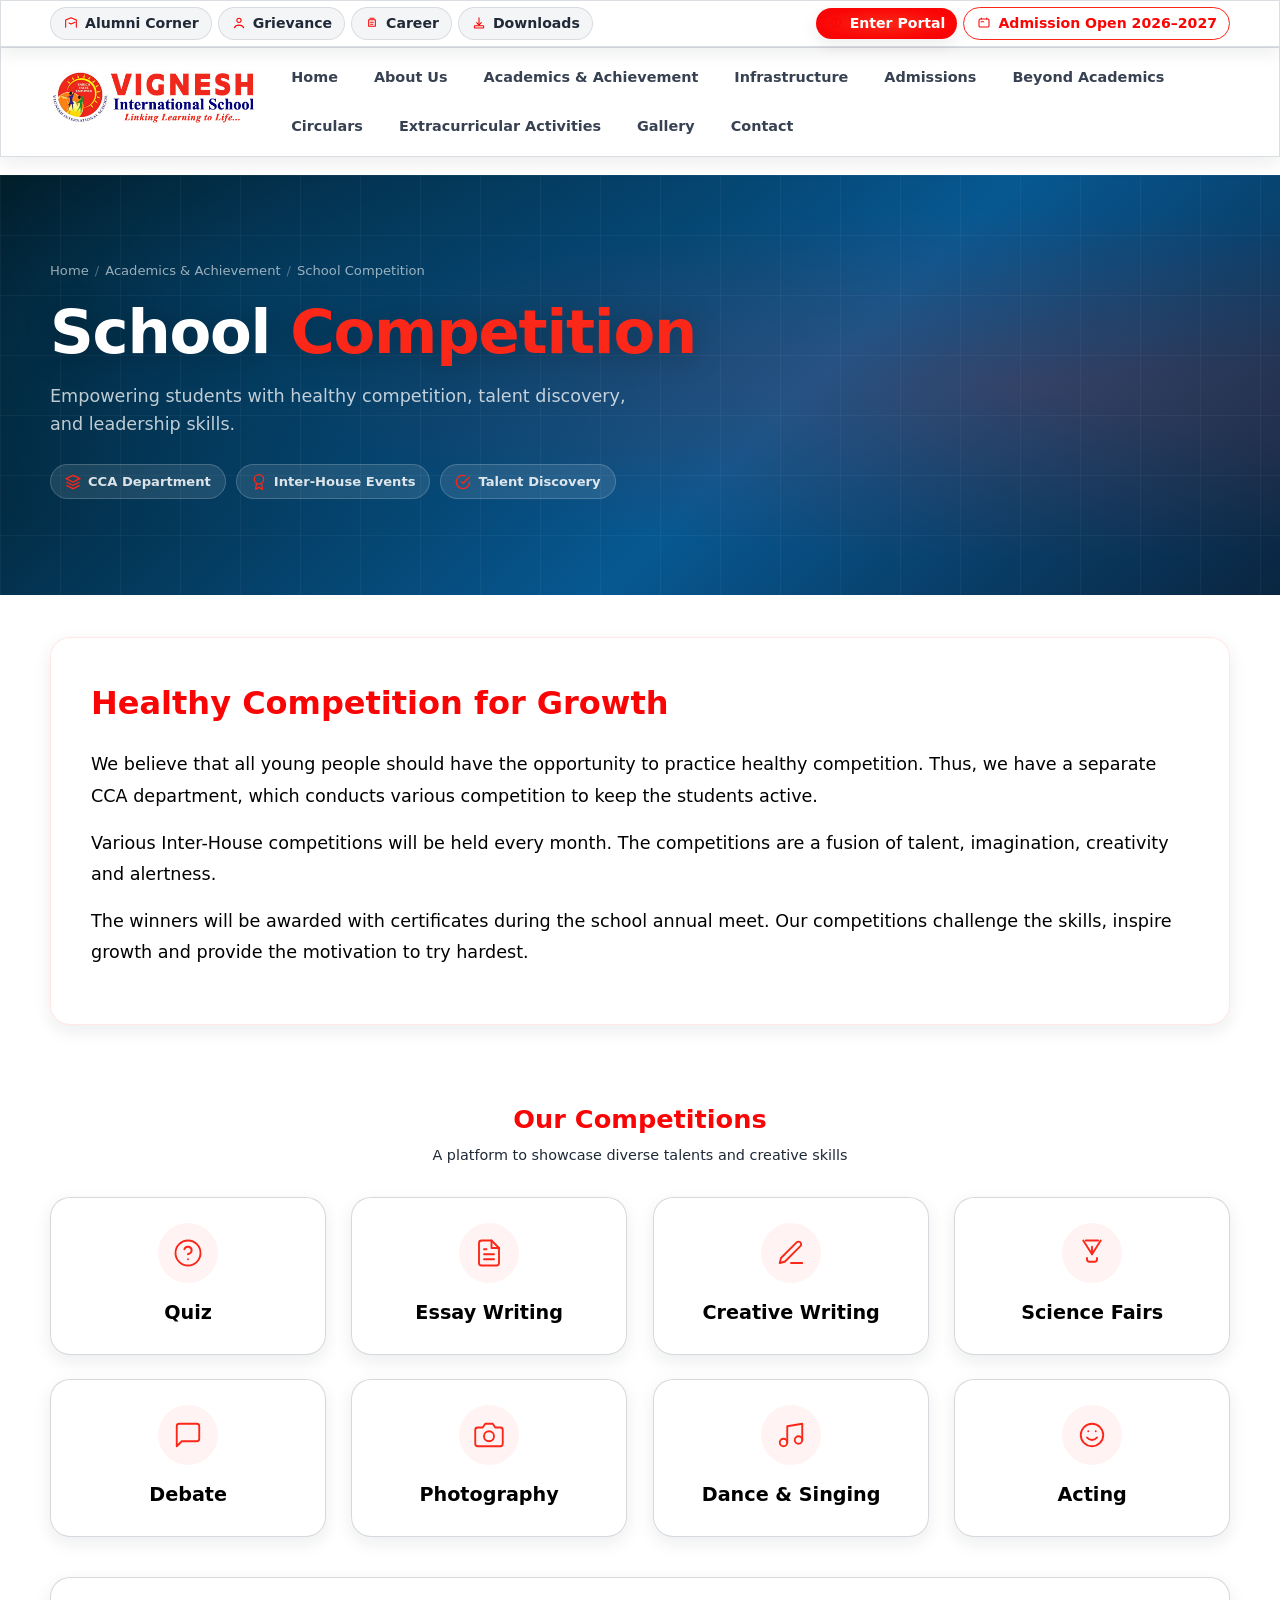
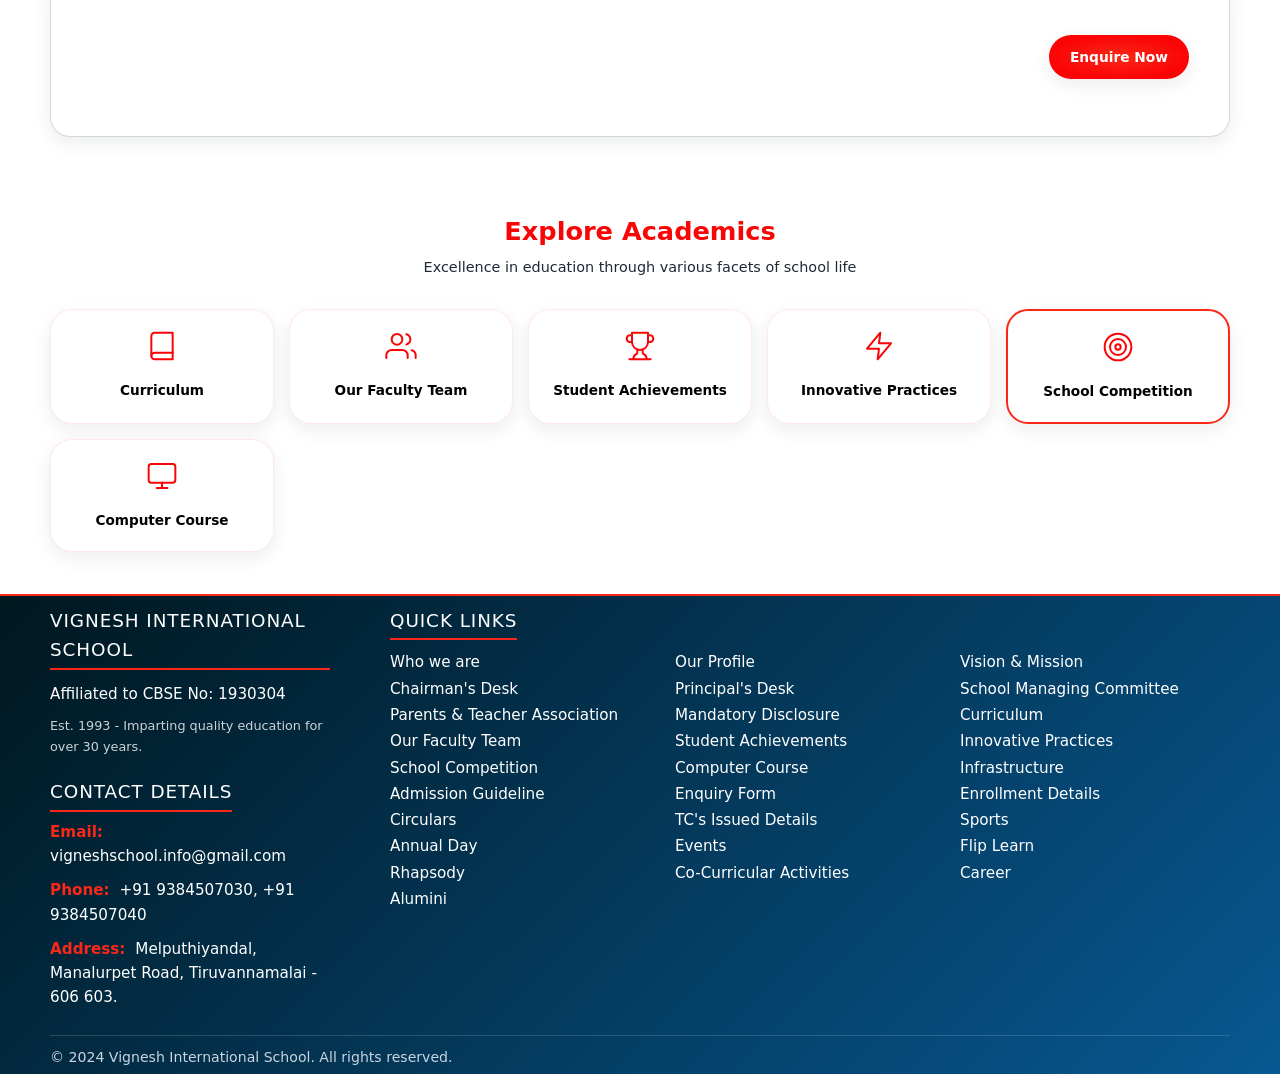
<file: html/school-competition.html>
<!DOCTYPE html>
<html lang="en">

<head>
    <meta charset="UTF-8" />
    <title>School Competition | Vignesh International School</title>
    <meta name="viewport" content="width=device-width, initial-scale=1" />
    <meta name="description"
        content="Our CCA department conducts various competitions including Inter-House events, quizzes, and arts to keep students active and motivated." />
    <link rel="stylesheet" href="../css/style.css" />
    <link rel="stylesheet" href="../css/competition.css" />
</head>

<body>

    <!-- Top strip -->
    <div class="top-bar glass blur">
        <div class="container top-bar-inner">
            <div class="top-bar-left">
                <span class="pill pill-ghost">
                    <span class="pill-icon">
                        <svg viewBox="0 0 24 24">
                            <path d="M4 18.5V7.5L12 4l8 3.5v11" />
                            <path d="M9 12l3 1.5L18 11" />
                        </svg>
                    </span>
                    <span class="pill-label">Alumni Corner</span>
                </span>
                <span class="pill pill-ghost">
                    <span class="pill-icon">
                        <svg viewBox="0 0 24 24">
                            <circle cx="12" cy="8" r="3.2" />
                            <path d="M5 19c1.3-2.4 3.6-3.8 7-3.8s5.7 1.4 7 3.8" />
                        </svg>
                    </span>
                    <span class="pill-label">Grievance</span>
                </span>
                <span class="pill pill-ghost">
                    <span class="pill-icon">
                        <svg viewBox="0 0 24 24">
                            <path d="M7 7h10v10H7z" />
                            <path d="M9 5h6" />
                            <path d="M10 11h4" />
                            <path d="M10 14h3" />
                        </svg>
                    </span>
                    <span class="pill-label">Career</span>
                </span>
                <span class="pill pill-ghost">
                    <span class="pill-icon">
                        <svg viewBox="0 0 24 24">
                            <path d="M12 4v11" />
                            <path d="M8.5 11.5 12 15l3.5-3.5" />
                            <rect x="5" y="16" width="14" height="3.5" rx="1" />
                        </svg>
                    </span>
                    <span class="pill-label">Downloads</span>
                </span>
            </div>
            <div class="top-bar-right">
                <a href="#portal" class="pill pill-primary">
                    <span class="pill-icon">
                        <svg viewBox="0 0 24 24">
                            <circle cx="12" cy="12" r="6.5" />
                            <path d="M12 8v4l2 2" />
                        </svg>
                    </span>
                    <span class="pill-label">Enter Portal</span>
                </a>
                <span class="pill pill-outline">
                    <span class="pill-icon">
                        <svg viewBox="0 0 24 24">
                            <rect x="4.5" y="6" width="15" height="12" rx="2" />
                            <path d="M8 6V4.5" />
                            <path d="M16 6V4.5" />
                            <path d="M7.5 10h4" />
                        </svg>
                    </span>
                    <span class="pill-label">Admission Open 2026–2027</span>
                </span>
            </div>
        </div>
    </div>

    <!-- Header -->
    <header class="header glass blur">
        <div class="container nav">
            <div class="logo-group">
                <a href="index.html">
                    <img src="../images/vignesh-logo.jpg" alt="Vignesh logo" class="logo-image" />
                </a>
            </div>

            <button class="nav-toggle" id="navToggle">
                <span></span><span></span><span></span>
            </button>

            <nav class="nav-links" id="navLinks">
                <a href="index.html">Home</a>
                <div class="nav-dropdown-wrapper">
                    <a href="#about">About Us</a>
                    <div class="nav-dropdown">
                        <a href="who-we-are.html">Who we are</a>
                        <a href="our-profile.html">Our Profile</a>
                        <a href="vision-mission.html">Vision &amp; Mission</a>
                        <a href="chairman-message.html">Chairman's Message</a>
                        <a href="principal-message.html">Principal's Message</a>
                        <a href="smc.html">School Management Committee</a>
                        <a href="pta.html">Parents &amp; Teachers Association</a>
                        <a href="mandatory-disclosure.html">Mandatory Disclosure</a>
                    </div>
                </div>
                <div class="nav-dropdown-wrapper">
                    <a href="#academics" class="active">Academics &amp; Achievement</a>
                    <div class="nav-dropdown">
                        <a href="curriculum.html">Curriculum</a>
                        <a href="faculty.html">Our Faculty Team</a>
                        <a href="achievements.html">Student Achievements</a>
                        <a href="innovative-practices.html">Innovative Practices</a>
                        <a href="school-competition.html">School Competition</a>
                        <a href="computer-course.html">Computer Course</a>
                    </div>
                </div>
                <div class="nav-dropdown-wrapper">
                    <a href="#infrastructure">Infrastructure</a>
                    <div class="nav-dropdown">
                        <a href="#infra-auditorium">Auditorium</a>
                        <a href="#infra-av-room">Audio Visual Room</a>
                        <a href="#infra-laboratory">Laboratory</a>
                        <a href="#infra-library">Library</a>
                        <a href="#infra-dining">Dining &amp; Catering</a>
                        <a href="#infra-transportation">Transportation</a>
                        <a href="#infra-hostel">Hostel</a>
                    </div>
                </div>
                <div class="nav-dropdown-wrapper">
                    <a href="#admissions">Admissions</a>
                    <div class="nav-dropdown">
                        <a href="#admissions-process">Admission Process</a>
                        <a href="#admissions-enquiry">Admission Enquiry</a>
                        <a href="#admissions-enrollment">Enrollment Details</a>
                        <a href="#admissions-tc-details">TC's Issued Details</a>
                    </div>
                </div>
                <div class="nav-dropdown-wrapper">
                    <a href="#beyond">Beyond Academics</a>
                    <div class="nav-dropdown">
                        <a href="#beyond-sports">Sports</a>
                        <a href="#beyond-annual-day">Annual Day</a>
                        <a href="#beyond-events">Events</a>
                        <a href="#beyond-flip-learn">Flip Learn</a>
                        <a href="#beyond-rhapsody">Rhapsody</a>
                    </div>
                </div>
                <div class="nav-dropdown-wrapper">
                    <a href="#circulars">Circulars</a>
                    <div class="nav-dropdown">
                        <a href="#circulars-cbse">CBSE Circulars</a>
                    </div>
                </div>
                <div class="nav-dropdown-wrapper">
                    <a href="#extracurricular">Extracurricular Activities</a>
                    <div class="nav-dropdown">
                        <a href="#extra-sansad">VIS Sansad</a>
                        <a href="#extra-community-service">Community Service</a>
                        <a href="#extra-health">Health</a>
                        <a href="#extra-skill-classes">Skill Enhancement Classes</a>
                    </div>
                </div>
                <div class="nav-dropdown-wrapper">
                    <a href="#gallery">Gallery</a>
                    <div class="nav-dropdown">
                        <a href="#gallery-events">Event Gallery</a>
                        <a href="#gallery-academy">Academy Gallery</a>
                        <a href="#gallery-videos">Videos</a>
                    </div>
                </div>
                <a href="#contact">Contact</a>
            </nav>
        </div>
    </header>

    <!-- Hero Banner -->
    <section class="page-hero">
        <div class="container page-hero-content">
            <div class="breadcrumb reveal">
                <a href="index.html">Home</a>
                <span class="breadcrumb-sep">/</span>
                <a href="#">Academics &amp; Achievement</a>
                <span class="breadcrumb-sep">/</span>
                <span>School Competition</span>
            </div>
            <h1 class="page-hero-title reveal">School <span>Competition</span></h1>
            <p class="page-hero-subtitle reveal">
                Empowering students with healthy competition, talent discovery, and leadership skills.
            </p>
            <div class="page-hero-meta reveal">
                <span class="meta-chip">
                    <svg viewBox="0 0 24 24">
                        <path d="M12 2L2 7l10 5 10-5-10-5zM2 17l10 5 10-5M2 12l10 5 10-5" />
                    </svg>
                    CCA Department
                </span>
                <span class="meta-chip">
                    <svg viewBox="0 0 24 24">
                        <circle cx="12" cy="8" r="7" />
                        <polyline points="8.21 13.89 7 23 12 20 17 23 15.79 13.88" />
                    </svg>
                    Inter-House Events
                </span>
                <span class="meta-chip">
                    <svg viewBox="0 0 24 24">
                        <path d="M22 11.08V12a10 10 0 1 1-5.93-9.14" />
                        <polyline points="22 4 12 14.01 9 11.01" />
                    </svg>
                    Talent Discovery
                </span>
            </div>
        </div>
    </section>

    <!-- Intro Text -->
    <section class="section">
        <div class="container">
            <div class="intro-card glass-soft reveal">
                <h2>Healthy Competition for Growth</h2>
                <p>
                    We believe that all young people should have the opportunity to practice healthy competition.
                    Thus, we have a separate CCA department, which conducts various competition to keep the students
                    active.
                </p>
                <p>
                    Various Inter-House competitions will be held every month. The competitions are a fusion of talent,
                    imagination, creativity and alertness.
                </p>
                <p>
                    The winners will be awarded with certificates during the school annual meet.
                    Our competitions challenge the skills, inspire growth and provide the motivation to try hardest.
                </p>
            </div>
        </div>
    </section>

    <!-- Competition Categories -->
    <section class="section section-alt">
        <div class="container">
            <div class="section-header reveal">
                <h2 class="section-title">Our Competitions</h2>
                <p class="section-subtitle">A platform to showcase diverse talents and creative skills</p>
            </div>

            <div class="competition-types-grid">
                <!-- Quiz -->
                <div class="comp-card card glass-soft reveal">
                    <div class="comp-icon">
                        <svg viewBox="0 0 24 24" fill="none" stroke="currentColor" stroke-width="2"
                            stroke-linecap="round" stroke-linejoin="round">
                            <circle cx="12" cy="12" r="10"></circle>
                            <path d="M9.09 9a3 3 0 0 1 5.83 1c0 2-3 3-3 3"></path>
                            <line x1="12" y1="17" x2="12.01" y2="17"></line>
                        </svg>
                    </div>
                    <div class="comp-name">Quiz</div>
                </div>

                <!-- Essay -->
                <div class="comp-card card glass-soft reveal">
                    <div class="comp-icon">
                        <svg viewBox="0 0 24 24" fill="none" stroke="currentColor" stroke-width="2"
                            stroke-linecap="round" stroke-linejoin="round">
                            <path d="M14 2H6a2 2 0 0 0-2 2v16a2 2 0 0 0 2 2h12a2 2 0 0 0 2-2V8z"></path>
                            <polyline points="14 2 14 8 20 8"></polyline>
                            <line x1="16" y1="13" x2="8" y2="13"></line>
                            <line x1="16" y1="17" x2="8" y2="17"></line>
                            <polyline points="10 9 9 9 8 9"></polyline>
                        </svg>
                    </div>
                    <div class="comp-name">Essay Writing</div>
                </div>

                <!-- Creative Writing -->
                <div class="comp-card card glass-soft reveal">
                    <div class="comp-icon">
                        <svg viewBox="0 0 24 24" fill="none" stroke="currentColor" stroke-width="2"
                            stroke-linecap="round" stroke-linejoin="round">
                            <path d="M12 20h9"></path>
                            <path d="M16.5 3.5a2.121 2.121 0 0 1 3 3L7 19l-4 1 1-4L16.5 3.5z"></path>
                        </svg>
                    </div>
                    <div class="comp-name">Creative Writing</div>
                </div>

                <!-- Science Fair -->
                <div class="comp-card card glass-soft reveal">
                    <div class="comp-icon">
                        <svg viewBox="0 0 24 24" fill="none" stroke="currentColor" stroke-width="2"
                            stroke-linecap="round" stroke-linejoin="round">
                            <path d="M16 16v1a2 2 0 0 1-2 2H10a2 2 0 0 1-2-2v-1"></path>
                            <path d="M7 2h10"></path>
                            <path d="M5 2l7 11 7-11"></path>
                            <path d="M12 13V7"></path>
                        </svg>
                    </div>
                    <div class="comp-name">Science Fairs</div>
                </div>

                <!-- Debate -->
                <div class="comp-card card glass-soft reveal">
                    <div class="comp-icon">
                        <svg viewBox="0 0 24 24" fill="none" stroke="currentColor" stroke-width="2"
                            stroke-linecap="round" stroke-linejoin="round">
                            <path d="M21 15a2 2 0 0 1-2 2H7l-4 4V5a2 2 0 0 1 2-2h14a2 2 0 0 1 2 2z"></path>
                        </svg>
                    </div>
                    <div class="comp-name">Debate</div>
                </div>

                <!-- Photography -->
                <div class="comp-card card glass-soft reveal">
                    <div class="comp-icon">
                        <svg viewBox="0 0 24 24" fill="none" stroke="currentColor" stroke-width="2"
                            stroke-linecap="round" stroke-linejoin="round">
                            <path d="M23 19a2 2 0 0 1-2 2H3a2 2 0 0 1-2-2V8a2 2 0 0 1 2-2h4l2-3h6l2 3h4a2 2 0 0 1 2 2z">
                            </path>
                            <circle cx="12" cy="13" r="4"></circle>
                        </svg>
                    </div>
                    <div class="comp-name">Photography</div>
                </div>

                <!-- Dance and Singing -->
                <div class="comp-card card glass-soft reveal">
                    <div class="comp-icon">
                        <svg viewBox="0 0 24 24" fill="none" stroke="currentColor" stroke-width="2"
                            stroke-linecap="round" stroke-linejoin="round">
                            <path d="M9 18V5l12-2v13"></path>
                            <circle cx="6" cy="18" r="3"></circle>
                            <circle cx="18" cy="16" r="3"></circle>
                        </svg>
                    </div>
                    <div class="comp-name">Dance &amp; Singing</div>
                </div>

                <!-- Acting -->
                <div class="comp-card card glass-soft reveal">
                    <div class="comp-icon">
                        <svg viewBox="0 0 24 24" fill="none" stroke="currentColor" stroke-width="2"
                            stroke-linecap="round" stroke-linejoin="round">
                            <path d="M12 21a9 9 0 1 0 0-18 9 9 0 0 0 0 18z"></path>
                            <path d="M8 14s1.5 2 4 2 4-2 4-2"></path>
                            <line x1="9" y1="9" x2="9.01" y2="9"></line>
                            <line x1="15" y1="9" x2="15.01" y2="9"></line>
                        </svg>
                    </div>
                    <div class="comp-name">Acting</div>
                </div>
            </div>

            <!-- CTA -->
            <div class="cta-band glass blur reveal">
                <div>
                    <h3>Join with Vignesh International School</h3>
                    <p>To Get a Valuable Future</p>
                </div>
                <div>
                    <a href="#contact" class="btn btn-primary neon-hover">
                        Enquire Now
                    </a>
                </div>
            </div>
        </div>
    </section>

    <!-- Related Academics -->
    <section class="section">
        <div class="container">
            <div class="section-header reveal">
                <h2 class="section-title">Explore Academics</h2>
                <p class="section-subtitle">Excellence in education through various facets of school life</p>
            </div>

            <div class="related-grid">
                <a href="curriculum.html" class="related-card card glass-soft reveal">
                    <div class="related-icon">
                        <svg viewBox="0 0 24 24" fill="none" stroke="currentColor" stroke-width="2"
                            stroke-linecap="round" stroke-linejoin="round">
                            <path d="M4 19.5A2.5 2.5 0 0 1 6.5 17H20"></path>
                            <path d="M6.5 2H20v20H6.5A2.5 2.5 0 0 1 4 19.5v-15A2.5 2.5 0 0 1 6.5 2z"></path>
                        </svg>
                    </div>
                    <div class="related-label">Curriculum</div>
                </a>
                <a href="faculty.html" class="related-card card glass-soft reveal">
                    <div class="related-icon">
                        <svg viewBox="0 0 24 24" fill="none" stroke="currentColor" stroke-width="2"
                            stroke-linecap="round" stroke-linejoin="round">
                            <path d="M17 21v-2a4 4 0 0 0-4-4H5a4 4 0 0 0-4 4v2"></path>
                            <circle cx="9" cy="7" r="4"></circle>
                            <path d="M23 21v-2a4 4 0 0 0-3-3.87"></path>
                            <path d="M16 3.13a4 4 0 0 1 0 7.75"></path>
                        </svg>
                    </div>
                    <div class="related-label">Our Faculty Team</div>
                </a>
                <a href="achievements.html" class="related-card card glass-soft reveal">
                    <div class="related-icon">
                        <svg viewBox="0 0 24 24" fill="none" stroke="currentColor" stroke-width="2"
                            stroke-linecap="round" stroke-linejoin="round">
                            <path d="M6 9H4.5a2.5 2.5 0 0 1 0-5H6"></path>
                            <path d="M18 9h1.5a2.5 2.5 0 0 0 0-5H18"></path>
                            <path d="M4 22h16"></path>
                            <path d="M10 14.66V17c0 .55-.47.98-.97 1.21C7.85 18.75 7 20.24 7 22"></path>
                            <path d="M14 14.66V17c0 .55.47.98.97 1.21C16.15 18.75 17 20.24 17 22"></path>
                            <path d="M18 2H6v7a6 6 0 0 0 12 0V2z"></path>
                        </svg>
                    </div>
                    <div class="related-label">Student Achievements</div>
                </a>
                <a href="innovative-practices.html" class="related-card card glass-soft reveal">
                    <div class="related-icon">
                        <svg viewBox="0 0 24 24" fill="none" stroke="currentColor" stroke-width="2"
                            stroke-linecap="round" stroke-linejoin="round">
                            <path d="M13 2L3 14h9l-1 8 10-12h-9l1-8z"></path>
                        </svg>
                    </div>
                    <div class="related-label">Innovative Practices</div>
                </a>
                <a href="school-competition.html" class="related-card card glass-soft active-link reveal">
                    <div class="related-icon">
                        <svg viewBox="0 0 24 24" fill="none" stroke="currentColor" stroke-width="2"
                            stroke-linecap="round" stroke-linejoin="round">
                            <circle cx="12" cy="12" r="10"></circle>
                            <circle cx="12" cy="12" r="6"></circle>
                            <circle cx="12" cy="12" r="2"></circle>
                        </svg>
                    </div>
                    <div class="related-label">School Competition</div>
                </a>
                <a href="computer-course.html" class="related-card card glass-soft reveal">
                    <div class="related-icon">
                        <svg viewBox="0 0 24 24" fill="none" stroke="currentColor" stroke-width="2"
                            stroke-linecap="round" stroke-linejoin="round">
                            <rect x="2" y="3" width="20" height="14" rx="2" ry="2"></rect>
                            <line x1="8" y1="21" x2="16" y2="21"></line>
                            <line x1="12" y1="17" x2="12" y2="21"></line>
                        </svg>
                    </div>
                    <div class="related-label">Computer Course</div>
                </a>
            </div>
        </div>
    </section>

    <!-- Footer -->
    <footer class="footer" id="contact">
        <div class="container footer-grid">
            <div class="footer-block reveal">
                <div class="footer-title">Vignesh International School</div>
                <p class="footer-text">Affiliated to CBSE No: 1930304</p>
                <p class="footer-text" style="font-size: 0.8rem; opacity: 0.8; margin-bottom: 5px;">Est. 1993 -
                    Imparting quality education for over 30 years.</p>
                <div class="footer-title" style="margin-top: 15px; margin-bottom: 8px;">Contact Details</div>
                <p class="footer-text">
                    <strong>Email:</strong> vigneshschool.info@gmail.com
                </p>
                <p class="footer-text">
                    <strong>Phone:</strong> +91 9384507030, +91 9384507040
                </p>
                <p class="footer-text">
                    <strong>Address:</strong> Melputhiyandal, Manalurpet Road, Tiruvannamalai - 606 603.
                </p>
            </div>

            <div class="footer-block reveal">
                <div class="footer-title">Quick Links</div>
                <ul class="footer-list">
                    <li><a href="who-we-are.html">Who we are</a></li>
                    <li><a href="our-profile.html">Our Profile</a></li>
                    <li><a href="vision-mission.html">Vision &amp; Mission</a></li>
                    <li><a href="chairman-message.html">Chairman's Desk</a></li>
                    <li><a href="principal-message.html">Principal's Desk</a></li>
                    <li><a href="smc.html">School Managing Committee</a></li>
                    <li><a href="pta.html">Parents &amp; Teacher Association</a></li>
                    <li><a href="mandatory-disclosure.html">Mandatory Disclosure</a></li>
                    <li><a href="curriculum.html">Curriculum</a></li>
                    <li><a href="faculty.html">Our Faculty Team</a></li>
                    <li><a href="achievements.html">Student Achievements</a></li>
                    <li><a href="innovative-practices.html">Innovative Practices</a></li>
                    <li><a href="school-competition.html">School Competition</a></li>
                    <li><a href="computer-course.html">Computer Course</a></li>
                    <li><a href="index.html#infrastructure">Infrastructure</a></li>
                    <li><a href="index.html#admissions">Admission Guideline</a></li>
                    <li><a href="index.html#admissions">Enquiry Form</a></li>
                    <li><a href="index.html#admissions">Enrollment Details</a></li>
                    <li><a href="index.html#circulars">Circulars</a></li>
                    <li><a href="index.html#academics">TC's Issued Details</a></li>
                    <li><a href="index.html#extracurricular">Sports</a></li>
                    <li><a href="index.html#extracurricular">Annual Day</a></li>
                    <li><a href="index.html#extracurricular">Events</a></li>
                    <li><a href="index.html#extracurricular">Flip Learn</a></li>
                    <li><a href="index.html#extracurricular">Rhapsody</a></li>
                    <li><a href="index.html#extracurricular">Co-Curricular Activities</a></li>
                    <li><a href="index.html#career">Career</a></li>
                    <li><a href="index.html#alumni">Alumini</a></li>
                </ul>
            </div>
        </div>

        <div class="container footer-bottom">
            <span>© 2024 Vignesh International School. All rights reserved.</span>
        </div>
    </footer>

    <script src="../js/script.js"></script>
</body>

</html>
</file>
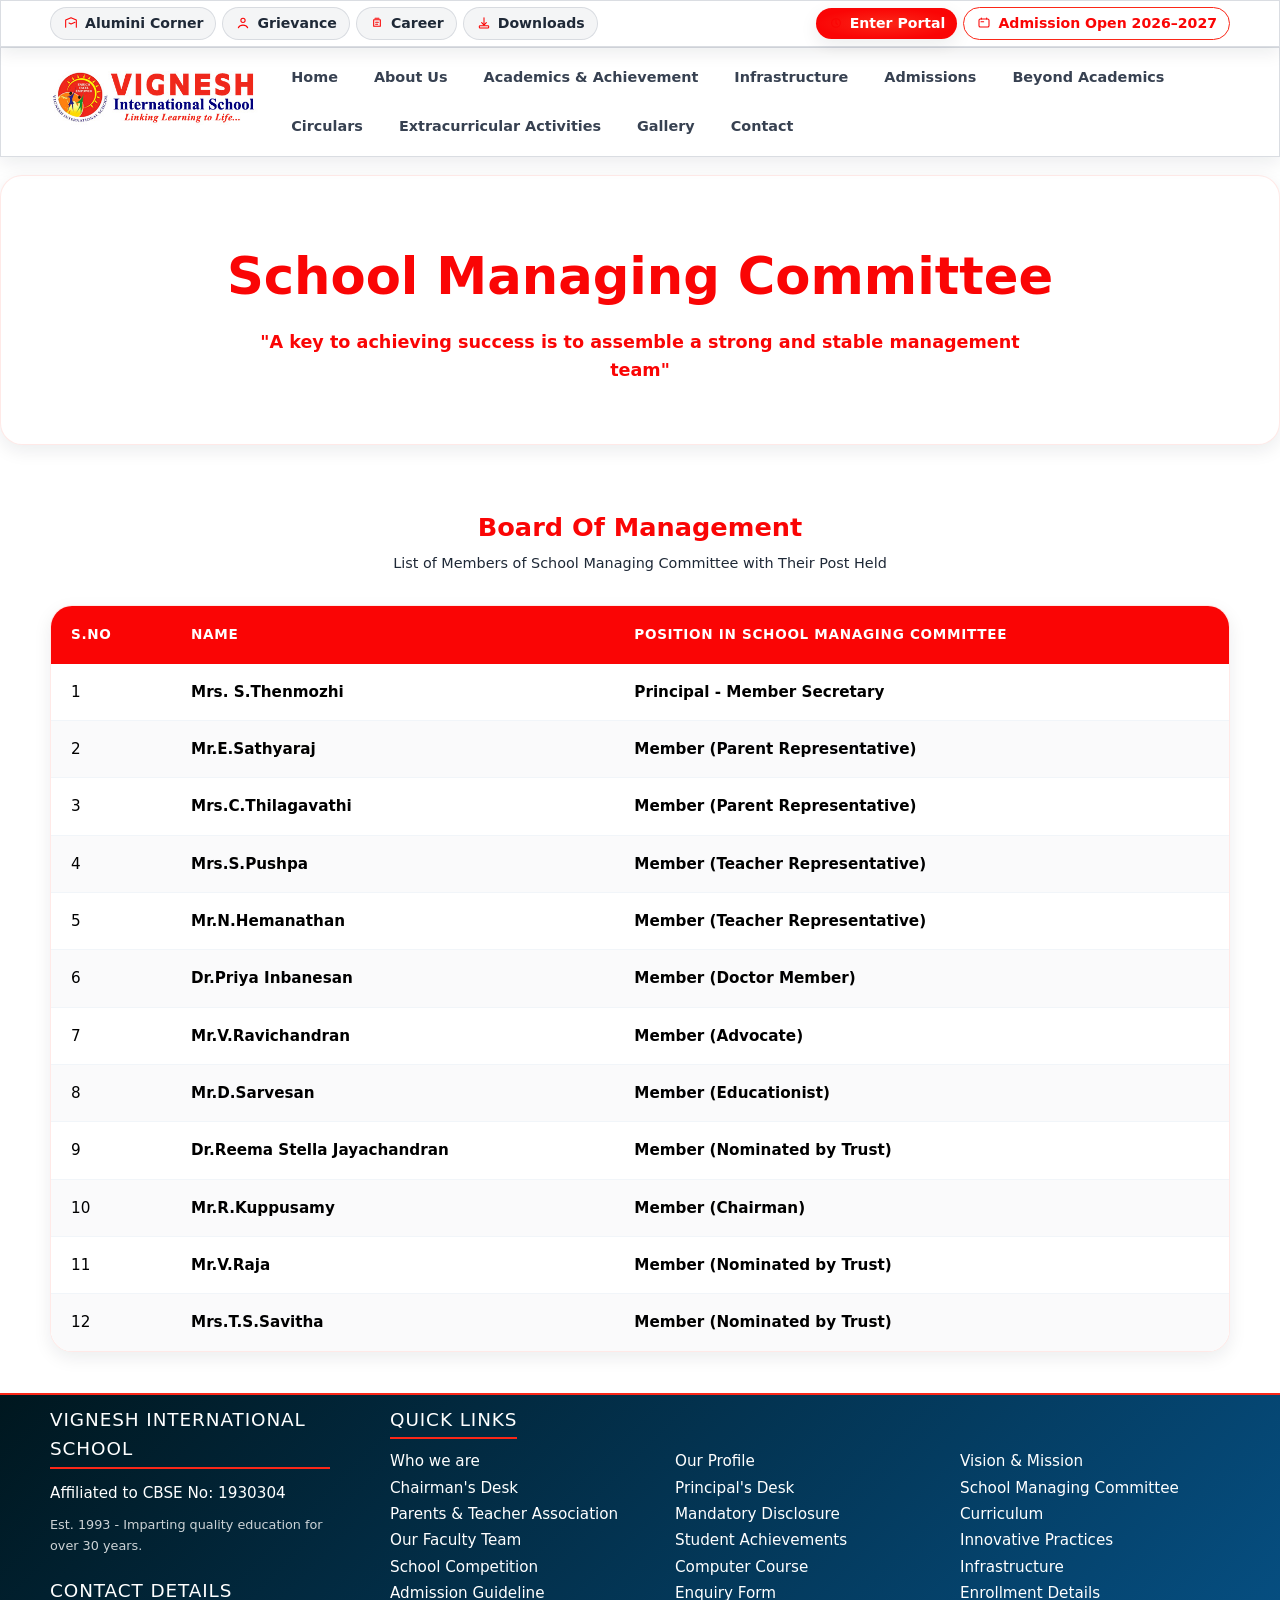
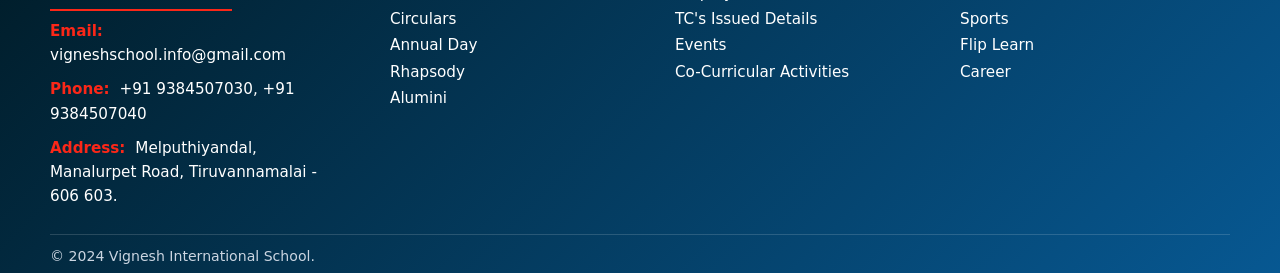
<file: html/smc.html>
<!DOCTYPE html>
<html lang="en">

<head>
    <meta charset="UTF-8" />
    <title>School Managing Committee | Vignesh International School</title>
    <meta name="viewport" content="width=device-width, initial-scale=1" />
    <link rel="stylesheet" href="../css/style.css" />
    <link rel="stylesheet" href="../css/smc.css" />
</head>

<body>

    <!-- Top neon strip -->
    <div class="top-bar glass blur">
        <div class="container top-bar-inner">
            <div class="top-bar-left">
                <span class="pill pill-ghost">
                    <span class="pill-icon">
                        <svg viewBox="0 0 24 24" aria-hidden="true">
                            <path d="M4 18.5V7.5L12 4l8 3.5v11" />
                            <path d="M9 12l3 1.5L18 11" />
                        </svg>
                    </span>
                    <span class="pill-label">Alumini Corner</span>
                </span>
                <span class="pill pill-ghost">
                    <span class="pill-icon">
                        <svg viewBox="0 0 24 24" aria-hidden="true">
                            <circle cx="12" cy="8" r="3.2" />
                            <path d="M5 19c1.3-2.4 3.6-3.8 7-3.8s5.7 1.4 7 3.8" />
                        </svg>
                    </span>
                    <span class="pill-label">Grievance</span>
                </span>
                <span class="pill pill-ghost">
                    <span class="pill-icon">
                        <svg viewBox="0 0 24 24" aria-hidden="true">
                            <path d="M7 7h10v10H7z" />
                            <path d="M9 5h6" />
                            <path d="M10 11h4" />
                            <path d="M10 14h3" />
                        </svg>
                    </span>
                    <span class="pill-label">Career</span>
                </span>
                <span class="pill pill-ghost">
                    <span class="pill-icon">
                        <svg viewBox="0 0 24 24" aria-hidden="true">
                            <path d="M12 4v11" />
                            <path d="M8.5 11.5 12 15l3.5-3.5" />
                            <rect x="5" y="16" width="14" height="3.5" rx="1" />
                        </svg>
                    </span>
                    <span class="pill-label">Downloads</span>
                </span>
            </div>
            <div class="top-bar-right">
                <a href="#portal" class="pill pill-primary">
                    <span class="pill-icon">
                        <svg viewBox="0 0 24 24" aria-hidden="true">
                            <circle cx="12" cy="12" r="6.5" />
                            <path d="M12 8v4l2 2" />
                        </svg>
                    </span>
                    <span class="pill-label">Enter Portal</span>
                </a>
                <span class="pill pill-outline">
                    <span class="pill-icon">
                        <svg viewBox="0 0 24 24" aria-hidden="true">
                            <rect x="4.5" y="6" width="15" height="12" rx="2" />
                            <path d="M8 6V4.5" />
                            <path d="M16 6V4.5" />
                            <path d="M7.5 10h4" />
                        </svg>
                    </span>
                    <span class="pill-label">Admission Open 2026–2027</span>
                </span>
            </div>
        </div>
    </div>

    <!-- Header -->
    <header class="header glass blur">
        <div class="container nav">
            <div class="logo-group">
                <a href="index.html">
                    <img src="../images/vignesh-logo.jpg" alt="Vignesh International School logo" class="logo-image" />
                </a>
            </div>

            <button class="nav-toggle" id="navToggle">
                <span></span><span></span><span></span>
            </button>

            <nav class="nav-links" id="navLinks">
                <a href="index.html">Home</a>
                <div class="nav-dropdown-wrapper">
                    <a href="#about" class="active">About Us</a>
                    <div class="nav-dropdown">
                        <a href="who-we-are.html">Who we are</a>
                        <a href="our-profile.html">Our Profile</a>
                        <a href="vision-mission.html">Vision &amp; Mission</a>
                        <a href="chairman-message.html">Chairman's Message</a>
                        <a href="principal-message.html">Principal's Message</a>
                        <a href="smc.html">School Management Committee</a>
                        <a href="pta.html">Parents &amp; Teacher Association</a>
                        <a href="mandatory-disclosure.html">Mandatory Disclosure</a>
                    </div>
                </div>
                <div class="nav-dropdown-wrapper">
                    <a href="#academics">Academics &amp; Achievement</a>
                    <div class="nav-dropdown">
                        <a href="curriculum.html">Curriculum</a>
                        <a href="faculty.html">Our Faculty Team</a>
                        <a href="achievements.html">Student Achievements</a>
                        <a href="innovative-practices.html">Innovative Practices</a>
                        <a href="school-competition.html">School Competition</a>
                        <a href="computer-course.html">Computer Course</a>
                    </div>
                </div>
                <div class="nav-dropdown-wrapper">
                    <a href="#infrastructure">Infrastructure</a>
                    <div class="nav-dropdown">
                        <a href="#infra-auditorium">Auditorium</a>
                        <a href="#infra-av-room">Audio Visual Room</a>
                        <a href="#infra-laboratory">Laboratory</a>
                        <a href="#infra-library">Library</a>
                        <a href="#infra-dining">Dining &amp; Catering</a>
                        <a href="#infra-transportation">Transportation</a>
                        <a href="#infra-hostel">Hostel</a>
                    </div>
                </div>
                <div class="nav-dropdown-wrapper">
                    <a href="#admissions">Admissions</a>
                    <div class="nav-dropdown">
                        <a href="#admissions-process">Admission Process</a>
                        <a href="#admissions-enquiry">Admission Enquiry</a>
                        <a href="#admissions-enrollment">Enrollment Details</a>
                        <a href="#admissions-tc-details">TC's Issued Details</a>
                    </div>
                </div>
                <div class="nav-dropdown-wrapper">
                    <a href="#beyond">Beyond Academics</a>
                    <div class="nav-dropdown">
                        <a href="#beyond-sports">Sports</a>
                        <a href="#beyond-annual-day">Annual Day</a>
                        <a href="#beyond-events">Events</a>
                        <a href="#beyond-flip-learn">Flip Learn</a>
                        <a href="#beyond-rhapsody">Rhapsody</a>
                    </div>
                </div>
                <div class="nav-dropdown-wrapper">
                    <a href="#circulars">Circulars</a>
                    <div class="nav-dropdown">
                        <a href="#circulars-cbse">CBSE Circulars</a>
                    </div>
                </div>
                <div class="nav-dropdown-wrapper">
                    <a href="#extracurricular">Extracurricular Activities</a>
                    <div class="nav-dropdown">
                        <a href="#extra-sansad">VIS Sansad</a>
                        <a href="#extra-community-service">Community Service</a>
                        <a href="#extra-health">Health</a>
                        <a href="#extra-skill-classes">Skill Enhancement Classes</a>
                    </div>
                </div>
                <div class="nav-dropdown-wrapper">
                    <a href="#gallery">Gallery</a>
                    <div class="nav-dropdown">
                        <a href="#gallery-events">Event Gallery</a>
                        <a href="#gallery-academy">Academy Gallery</a>
                        <a href="#gallery-videos">Videos</a>
                    </div>
                </div>
                <a href="#contact">Contact</a>
            </nav>
        </div>
    </header>

    <!-- Title Section -->
    <section class="page-title-section glass blur">
        <div class="container reveal">
            <h1 class="page-title">School Managing Committee</h1>
            <p class="page-subtitle">"A key to achieving success is to assemble a strong and stable management team"</p>
        </div>
    </section>

    <!-- Table Section -->
    <section class="section">
        <div class="container">
            <div class="section-header reveal">
                <h2 class="section-title">Board Of Management</h2>
                <p class="section-subtitle">List of Members of School Managing Committee with Their Post Held</p>
            </div>

            <div class="table-container glass-soft reveal">
                <table class="smc-table">
                    <thead>
                        <tr>
                            <th>S.No</th>
                            <th>Name</th>
                            <th>Position in School Managing Committee</th>
                        </tr>
                    </thead>
                    <tbody>
                        <tr>
                            <td>1</td>
                            <td class="member-name">Mrs. S.Thenmozhi</td>
                            <td class="member-position">Principal - Member Secretary</td>
                        </tr>
                        <tr>
                            <td>2</td>
                            <td class="member-name">Mr.E.Sathyaraj</td>
                            <td class="member-position">Member (Parent Representative)</td>
                        </tr>
                        <tr>
                            <td>3</td>
                            <td class="member-name">Mrs.C.Thilagavathi</td>
                            <td class="member-position">Member (Parent Representative)</td>
                        </tr>
                        <tr>
                            <td>4</td>
                            <td class="member-name">Mrs.S.Pushpa</td>
                            <td class="member-position">Member (Teacher Representative)</td>
                        </tr>
                        <tr>
                            <td>5</td>
                            <td class="member-name">Mr.N.Hemanathan</td>
                            <td class="member-position">Member (Teacher Representative)</td>
                        </tr>
                        <tr>
                            <td>6</td>
                            <td class="member-name">Dr.Priya Inbanesan</td>
                            <td class="member-position">Member (Doctor Member)</td>
                        </tr>
                        <tr>
                            <td>7</td>
                            <td class="member-name">Mr.V.Ravichandran</td>
                            <td class="member-position">Member (Advocate)</td>
                        </tr>
                        <tr>
                            <td>8</td>
                            <td class="member-name">Mr.D.Sarvesan</td>
                            <td class="member-position">Member (Educationist)</td>
                        </tr>
                        <tr>
                            <td>9</td>
                            <td class="member-name">Dr.Reema Stella Jayachandran</td>
                            <td class="member-position">Member (Nominated by Trust)</td>
                        </tr>
                        <tr>
                            <td>10</td>
                            <td class="member-name">Mr.R.Kuppusamy</td>
                            <td class="member-position">Member (Chairman)</td>
                        </tr>
                        <tr>
                            <td>11</td>
                            <td class="member-name">Mr.V.Raja</td>
                            <td class="member-position">Member (Nominated by Trust)</td>
                        </tr>
                        <tr>
                            <td>12</td>
                            <td class="member-name">Mrs.T.S.Savitha</td>
                            <td class="member-position">Member (Nominated by Trust)</td>
                        </tr>
                    </tbody>
                </table>
            </div>
        </div>
    </section>

    <!-- Footer -->
    <footer class="footer" id="contact">
        <div class="container footer-grid">
            <div class="footer-block reveal">
                <div class="footer-title">Vignesh International School</div>
                <p class="footer-text">Affiliated to CBSE No: 1930304</p>
                <p class="footer-text" style="font-size: 0.8rem; opacity: 0.8; margin-bottom: 5px;">Est. 1993 -
                    Imparting quality education for over 30 years.</p>
                <div class="footer-title" style="margin-top: 15px; margin-bottom: 8px;">Contact Details</div>
                <p class="footer-text">
                    <strong>Email:</strong> vigneshschool.info@gmail.com
                </p>
                <p class="footer-text">
                    <strong>Phone:</strong> +91 9384507030, +91 9384507040
                </p>
                <p class="footer-text">
                    <strong>Address:</strong> Melputhiyandal, Manalurpet Road, Tiruvannamalai - 606 603.
                </p>
            </div>

            <div class="footer-block reveal">
                <div class="footer-title">Quick Links</div>
                <ul class="footer-list">
                    <li><a href="who-we-are.html">Who we are</a></li>
                    <li><a href="our-profile.html">Our Profile</a></li>
                    <li><a href="vision-mission.html">Vision &amp; Mission</a></li>
                    <li><a href="chairman-message.html">Chairman's Desk</a></li>
                    <li><a href="principal-message.html">Principal's Desk</a></li>
                    <li><a href="smc.html">School Managing Committee</a></li>
                    <li><a href="pta.html">Parents &amp; Teacher Association</a></li>
                    <li><a href="mandatory-disclosure.html">Mandatory Disclosure</a></li>
                    <li><a href="curriculum.html">Curriculum</a></li>
                    <li><a href="faculty.html">Our Faculty Team</a></li>
                    <li><a href="achievements.html">Student Achievements</a></li>
                    <li><a href="innovative-practices.html">Innovative Practices</a></li>
                    <li><a href="school-competition.html">School Competition</a></li>
                    <li><a href="computer-course.html">Computer Course</a></li>
                    <li><a href="#infrastructure">Infrastructure</a></li>
                    <li><a href="#admissions">Admission Guideline</a></li>
                    <li><a href="#admissions">Enquiry Form</a></li>
                    <li><a href="#admissions">Enrollment Details</a></li>
                    <li><a href="#circulars">Circulars</a></li>
                    <li><a href="#academics">TC's Issued Details</a></li>
                    <li><a href="#extracurricular">Sports</a></li>
                    <li><a href="#extracurricular">Annual Day</a></li>
                    <li><a href="#extracurricular">Events</a></li>
                    <li><a href="#extracurricular">Flip Learn</a></li>
                    <li><a href="#extracurricular">Rhapsody</a></li>
                    <li><a href="#extracurricular">Co-Curricular Activities</a></li>
                    <li><a href="#career">Career</a></li>
                    <li><a href="#alumni">Alumini</a></li>
                </ul>
            </div>
        </div>

        <div class="container footer-bottom">
            <span>© 2024 Vignesh International School.</span>
        </div>
    </footer>

    <script src="../js/script.js"></script>
</body>

</html>
</file>
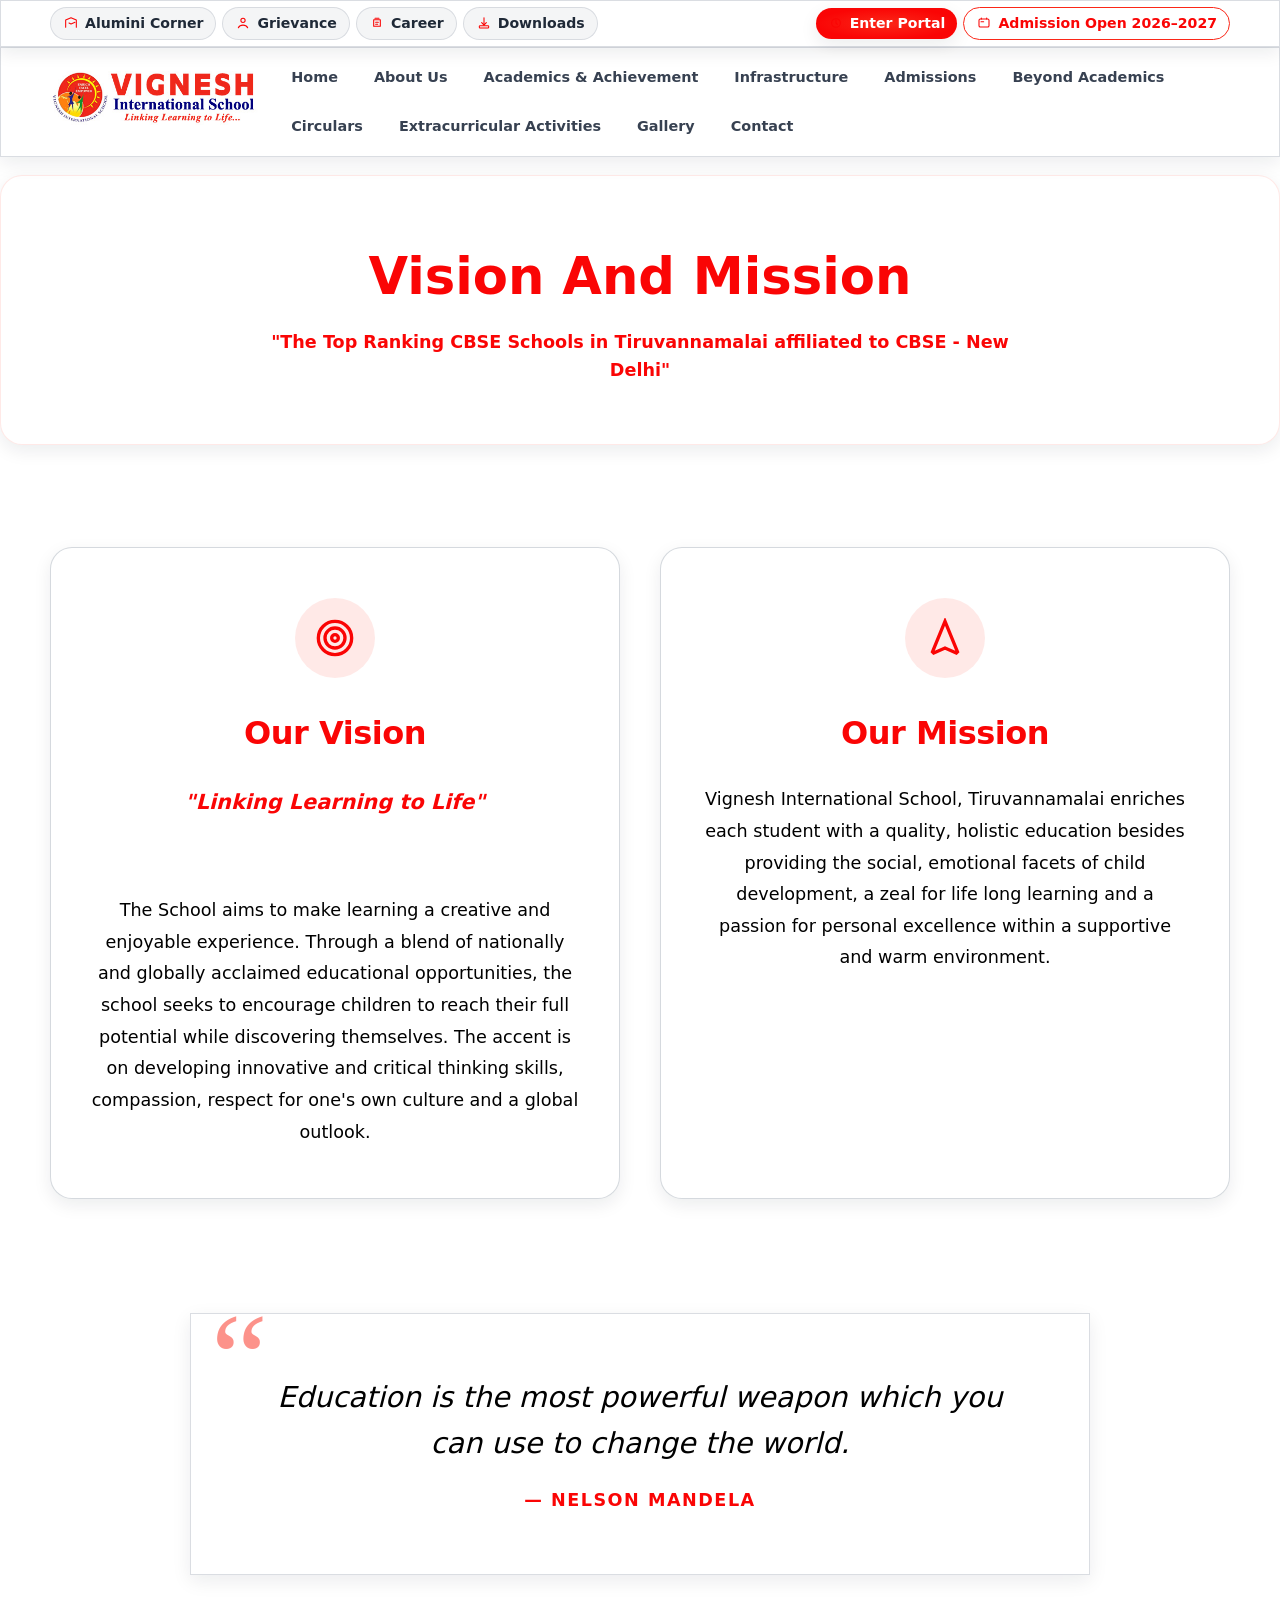
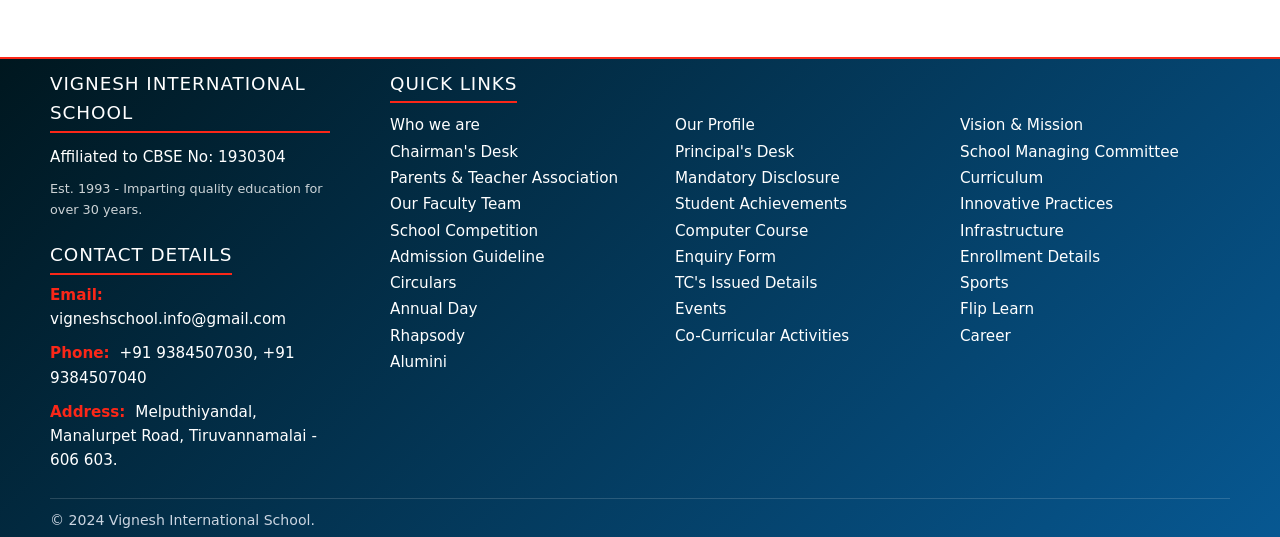
<file: html/vision-mission.html>
<!DOCTYPE html>
<html lang="en">

<head>
    <meta charset="UTF-8" />
    <title>Vision & Mission | Vignesh International School</title>
    <meta name="viewport" content="width=device-width, initial-scale=1" />
    <link rel="stylesheet" href="../css/style.css" />
    <link rel="stylesheet" href="../css/vision-mission.css" />
</head>

<body>

    <!-- Top neon strip -->
    <div class="top-bar glass blur">
        <div class="container top-bar-inner">
            <div class="top-bar-left">
                <span class="pill pill-ghost">
                    <span class="pill-icon">
                        <svg viewBox="0 0 24 24" aria-hidden="true">
                            <path d="M4 18.5V7.5L12 4l8 3.5v11" />
                            <path d="M9 12l3 1.5L18 11" />
                        </svg>
                    </span>
                    <span class="pill-label">Alumini Corner</span>
                </span>
                <span class="pill pill-ghost">
                    <span class="pill-icon">
                        <svg viewBox="0 0 24 24" aria-hidden="true">
                            <circle cx="12" cy="8" r="3.2" />
                            <path d="M5 19c1.3-2.4 3.6-3.8 7-3.8s5.7 1.4 7 3.8" />
                        </svg>
                    </span>
                    <span class="pill-label">Grievance</span>
                </span>
                <span class="pill pill-ghost">
                    <span class="pill-icon">
                        <svg viewBox="0 0 24 24" aria-hidden="true">
                            <path d="M7 7h10v10H7z" />
                            <path d="M9 5h6" />
                            <path d="M10 11h4" />
                            <path d="M10 14h3" />
                        </svg>
                    </span>
                    <span class="pill-label">Career</span>
                </span>
                <span class="pill pill-ghost">
                    <span class="pill-icon">
                        <svg viewBox="0 0 24 24" aria-hidden="true">
                            <path d="M12 4v11" />
                            <path d="M8.5 11.5 12 15l3.5-3.5" />
                            <rect x="5" y="16" width="14" height="3.5" rx="1" />
                        </svg>
                    </span>
                    <span class="pill-label">Downloads</span>
                </span>
            </div>
            <div class="top-bar-right">
                <a href="#portal" class="pill pill-primary">
                    <span class="pill-icon">
                        <svg viewBox="0 0 24 24" aria-hidden="true">
                            <circle cx="12" cy="12" r="6.5" />
                            <path d="M12 8v4l2 2" />
                        </svg>
                    </span>
                    <span class="pill-label">Enter Portal</span>
                </a>
                <span class="pill pill-outline">
                    <span class="pill-icon">
                        <svg viewBox="0 0 24 24" aria-hidden="true">
                            <rect x="4.5" y="6" width="15" height="12" rx="2" />
                            <path d="M8 6V4.5" />
                            <path d="M16 6V4.5" />
                            <path d="M7.5 10h4" />
                        </svg>
                    </span>
                    <span class="pill-label">Admission Open 2026–2027</span>
                </span>
            </div>
        </div>
    </div>

    <!-- Header -->
    <header class="header glass blur">
        <div class="container nav">
            <div class="logo-group">
                <a href="index.html">
                    <img src="../images/vignesh-logo.jpg" alt="Vignesh International School logo" class="logo-image" />
                </a>
            </div>

            <button class="nav-toggle" id="navToggle">
                <span></span><span></span><span></span>
            </button>

            <nav class="nav-links" id="navLinks">
                <a href="index.html">Home</a>
                <div class="nav-dropdown-wrapper">
                    <a href="#about" class="active">About Us</a>
                    <div class="nav-dropdown">
                        <a href="who-we-are.html">Who we are</a>
                        <a href="our-profile.html">Our Profile</a>
                        <a href="vision-mission.html">Vision &amp; Mission</a>
                        <a href="chairman-message.html">Chairman's Message</a>
                        <a href="principal-message.html">Principal's Message</a>
                        <a href="smc.html">School Management Committee</a>
                        <a href="pta.html">Parents &amp; Teacher Association</a>
                        <a href="mandatory-disclosure.html">Mandatory Disclosure</a>
                    </div>
                </div>
                <div class="nav-dropdown-wrapper">
                    <a href="#academics">Academics &amp; Achievement</a>
                    <div class="nav-dropdown">
                        <a href="curriculum.html">Curriculum</a>
                        <a href="faculty.html">Our Faculty Team</a>
                        <a href="achievements.html">Student Achievements</a>
                        <a href="innovative-practices.html">Innovative Practices</a>
                        <a href="school-competition.html">School Competition</a>
                        <a href="computer-course.html">Computer Course</a>
                    </div>
                </div>
                <div class="nav-dropdown-wrapper">
                    <a href="#infrastructure">Infrastructure</a>
                    <div class="nav-dropdown">
                        <a href="#infra-auditorium">Auditorium</a>
                        <a href="#infra-av-room">Audio Visual Room</a>
                        <a href="#infra-laboratory">Laboratory</a>
                        <a href="#infra-library">Library</a>
                        <a href="#infra-dining">Dining &amp; Catering</a>
                        <a href="#infra-transportation">Transportation</a>
                        <a href="#infra-hostel">Hostel</a>
                    </div>
                </div>
                <div class="nav-dropdown-wrapper">
                    <a href="#admissions">Admissions</a>
                    <div class="nav-dropdown">
                        <a href="#admissions-process">Admission Process</a>
                        <a href="#admissions-enquiry">Admission Enquiry</a>
                        <a href="#admissions-enrollment">Enrollment Details</a>
                        <a href="#admissions-tc-details">TC's Issued Details</a>
                    </div>
                </div>
                <div class="nav-dropdown-wrapper">
                    <a href="#beyond">Beyond Academics</a>
                    <div class="nav-dropdown">
                        <a href="#beyond-sports">Sports</a>
                        <a href="#beyond-annual-day">Annual Day</a>
                        <a href="#beyond-events">Events</a>
                        <a href="#beyond-flip-learn">Flip Learn</a>
                        <a href="#beyond-rhapsody">Rhapsody</a>
                    </div>
                </div>
                <div class="nav-dropdown-wrapper">
                    <a href="#circulars">Circulars</a>
                    <div class="nav-dropdown">
                        <a href="#circulars-cbse">CBSE Circulars</a>
                    </div>
                </div>
                <div class="nav-dropdown-wrapper">
                    <a href="#extracurricular">Extracurricular Activities</a>
                    <div class="nav-dropdown">
                        <a href="#extra-sansad">VIS Sansad</a>
                        <a href="#extra-community-service">Community Service</a>
                        <a href="#extra-health">Health</a>
                        <a href="#extra-skill-classes">Skill Enhancement Classes</a>
                    </div>
                </div>
                <div class="nav-dropdown-wrapper">
                    <a href="#gallery">Gallery</a>
                    <div class="nav-dropdown">
                        <a href="#gallery-events">Event Gallery</a>
                        <a href="#gallery-academy">Academy Gallery</a>
                        <a href="#gallery-videos">Videos</a>
                    </div>
                </div>
                <a href="#contact">Contact</a>
            </nav>
        </div>
    </header>

    <!-- Title Section -->
    <section class="page-title-section glass blur">
        <div class="container reveal">
            <h1 class="page-title">Vision And Mission</h1>
            <p class="page-subtitle">"The Top Ranking CBSE Schools in Tiruvannamalai affiliated to CBSE - New Delhi"</p>
        </div>
    </section>

    <!-- Vision Mission Content -->
    <section class="section">
        <div class="container">
            <div class="vision-mission-grid">
                <div class="vm-card glass-soft reveal">
                    <div class="vm-icon">
                        <svg viewBox="0 0 24 24">
                            <circle cx="12" cy="12" r="10" />
                            <circle cx="12" cy="12" r="6" />
                            <circle cx="12" cy="12" r="2" />
                        </svg>
                    </div>
                    <h2 class="vm-title">Our Vision</h2>
                    <p class="vm-text">
                        <strong>"Linking Learning to Life"</strong><br><br>
                        The School aims to make learning a creative and enjoyable experience. Through a blend of
                        nationally and globally acclaimed educational opportunities, the school seeks to encourage
                        children to reach their full potential while discovering themselves. The accent is on developing
                        innovative and critical thinking skills, compassion, respect for one's own culture and a global
                        outlook.
                    </p>
                </div>

                <div class="vm-card glass-soft reveal">
                    <div class="vm-icon">
                        <svg viewBox="0 0 24 24">
                            <path d="M12 2L4.5 20.29l.71.71L12 18l6.79 3 .71-.71z" />
                        </svg>
                    </div>
                    <h2 class="vm-title">Our Mission</h2>
                    <p class="vm-text">
                        Vignesh International School, Tiruvannamalai enriches each student with a quality, holistic
                        education besides providing the social, emotional facets of child development, a zeal for life
                        long learning and a passion for personal excellence within a supportive and warm environment.
                    </p>
                </div>
            </div>
        </div>
    </section>

    <!-- Quote Section -->
    <section class="section">
        <div class="container">
            <div class="quote-card glass blur reveal">
                <div class="quote-icon">“</div>
                <p class="quote-text">Education is the most powerful weapon which you can use to change the world.</p>
                <div class="quote-author">— Nelson Mandela</div>
            </div>
        </div>
    </section>

    <!-- Footer -->
    <footer class="footer" id="contact">
        <div class="container footer-grid">
            <div class="footer-block reveal">
                <div class="footer-title">Vignesh International School</div>
                <p class="footer-text">Affiliated to CBSE No: 1930304</p>
                <p class="footer-text" style="font-size: 0.8rem; opacity: 0.8; margin-bottom: 5px;">Est. 1993 -
                    Imparting quality education for over 30 years.</p>
                <div class="footer-title" style="margin-top: 15px; margin-bottom: 8px;">Contact Details</div>
                <p class="footer-text">
                    <strong>Email:</strong> vigneshschool.info@gmail.com
                </p>
                <p class="footer-text">
                    <strong>Phone:</strong> +91 9384507030, +91 9384507040
                </p>
                <p class="footer-text">
                    <strong>Address:</strong> Melputhiyandal, Manalurpet Road, Tiruvannamalai - 606 603.
                </p>
            </div>

            <div class="footer-block reveal">
                <div class="footer-title">Quick Links</div>
                <ul class="footer-list">
                    <li><a href="who-we-are.html">Who we are</a></li>
                    <li><a href="our-profile.html">Our Profile</a></li>
                    <li><a href="vision-mission.html">Vision &amp; Mission</a></li>
                    <li><a href="chairman-message.html">Chairman's Desk</a></li>
                    <li><a href="principal-message.html">Principal's Desk</a></li>
                    <li><a href="smc.html">School Managing Committee</a></li>
                    <li><a href="pta.html">Parents &amp; Teacher Association</a></li>
                    <li><a href="mandatory-disclosure.html">Mandatory Disclosure</a></li>
                    <li><a href="curriculum.html">Curriculum</a></li>
                    <li><a href="faculty.html">Our Faculty Team</a></li>
                    <li><a href="achievements.html">Student Achievements</a></li>
                    <li><a href="innovative-practices.html">Innovative Practices</a></li>
                    <li><a href="school-competition.html">School Competition</a></li>
                    <li><a href="computer-course.html">Computer Course</a></li>
                    <li><a href="index.html#infrastructure">Infrastructure</a></li>
                    <li><a href="index.html#admissions">Admission Guideline</a></li>
                    <li><a href="index.html#admissions">Enquiry Form</a></li>
                    <li><a href="index.html#admissions">Enrollment Details</a></li>
                    <li><a href="index.html#circulars">Circulars</a></li>
                    <li><a href="index.html#academics">TC's Issued Details</a></li>
                    <li><a href="index.html#extracurricular">Sports</a></li>
                    <li><a href="index.html#extracurricular">Annual Day</a></li>
                    <li><a href="index.html#extracurricular">Events</a></li>
                    <li><a href="index.html#extracurricular">Flip Learn</a></li>
                    <li><a href="index.html#extracurricular">Rhapsody</a></li>
                    <li><a href="index.html#extracurricular">Co-Curricular Activities</a></li>
                    <li><a href="index.html#career">Career</a></li>
                    <li><a href="index.html#alumni">Alumini</a></li>
                </ul>
            </div>
        </div>

        <div class="container footer-bottom">
            <span>© 2024 Vignesh International School.</span>
        </div>
    </footer>

    <script src="../js/script.js"></script>
</body>

</html>
</file>
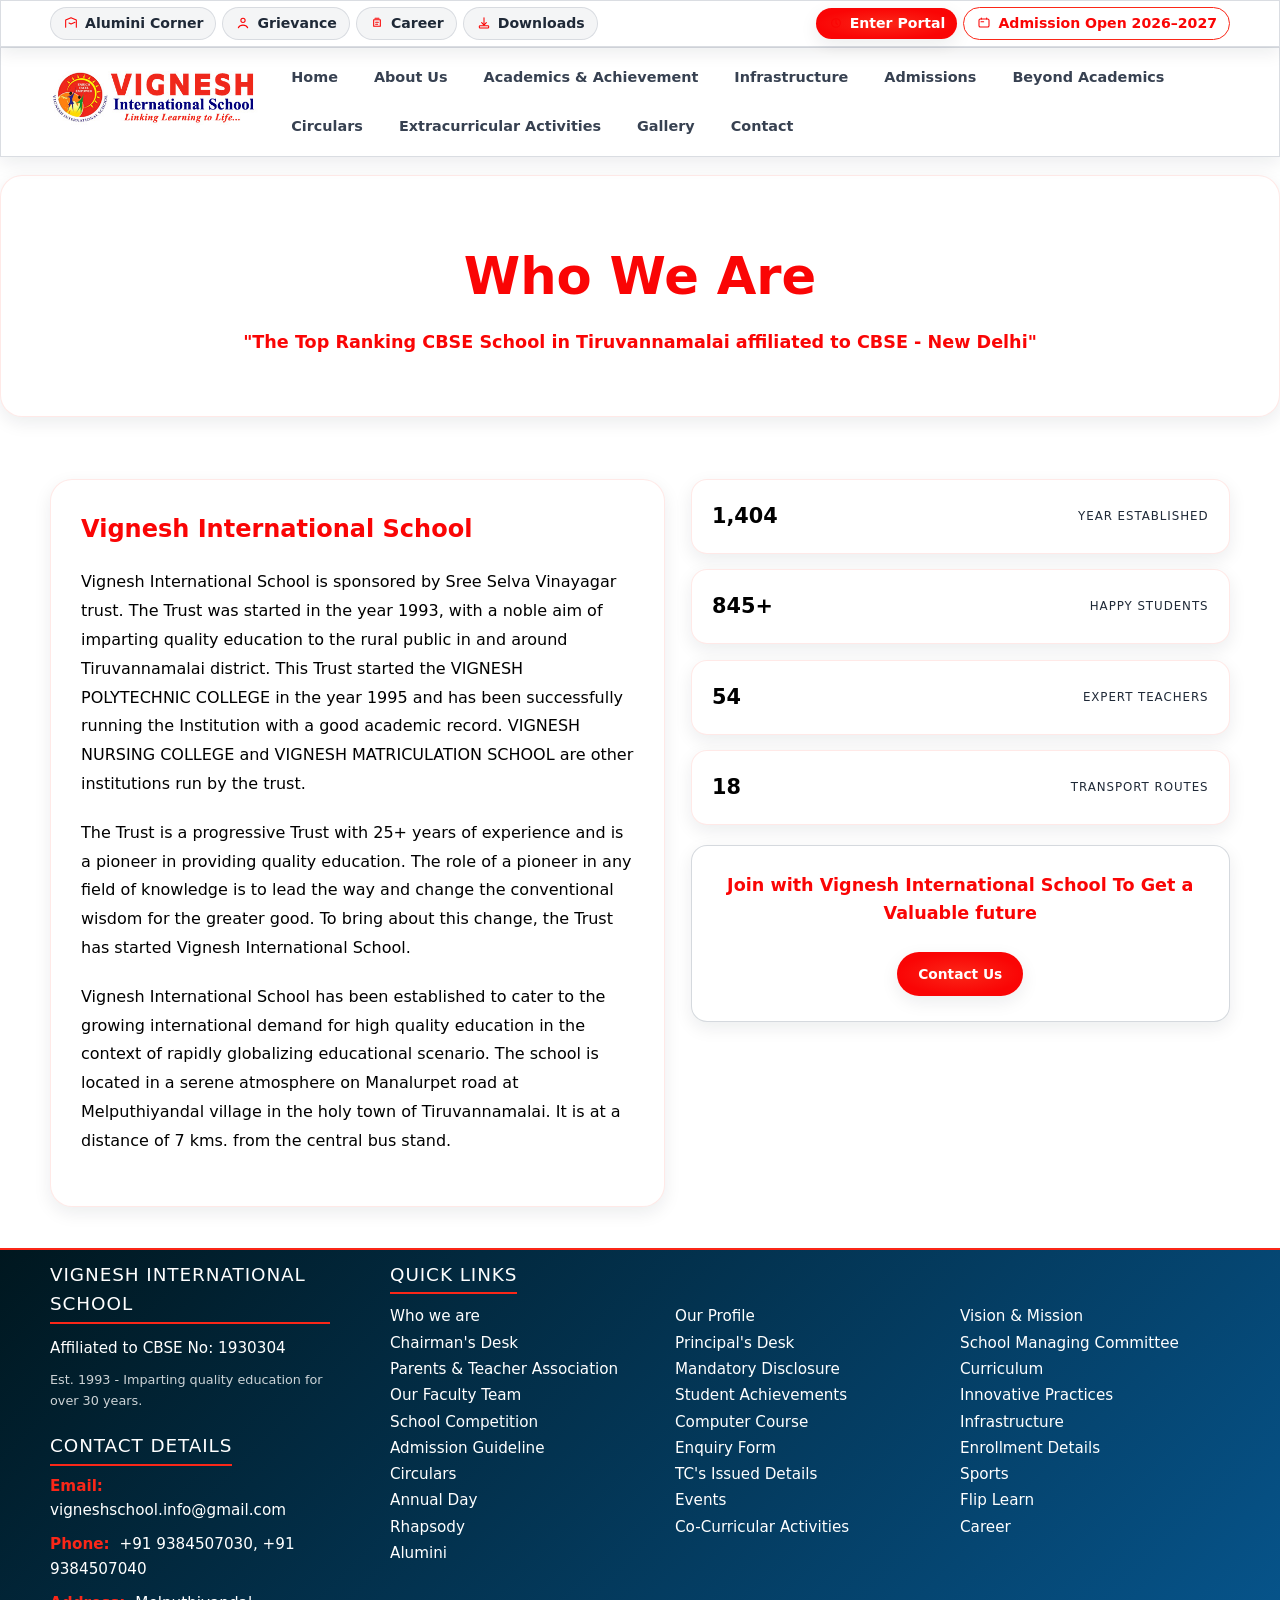
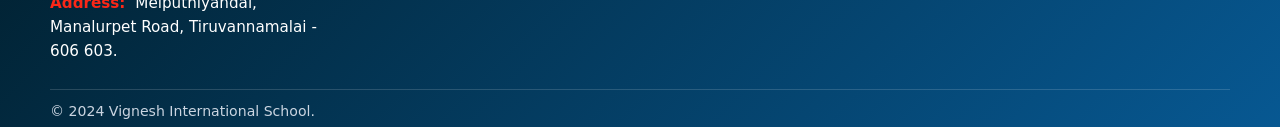
<file: html/who-we-are.html>
<!DOCTYPE html>
<html lang="en">

<head>
    <meta charset="UTF-8" />
    <title>Who We Are | Vignesh International School</title>
    <meta name="viewport" content="width=device-width, initial-scale=1" />
    <link rel="stylesheet" href="../css/style.css" />
    <link rel="stylesheet" href="../css/who-we-are.css" />
</head>

<body>

    <!-- Top neon strip -->
    <div class="top-bar glass blur">
        <div class="container top-bar-inner">
            <div class="top-bar-left">
                <span class="pill pill-ghost">
                    <span class="pill-icon">
                        <svg viewBox="0 0 24 24" aria-hidden="true">
                            <path d="M4 18.5V7.5L12 4l8 3.5v11" />
                            <path d="M9 12l3 1.5L18 11" />
                        </svg>
                    </span>
                    <span class="pill-label">Alumini Corner</span>
                </span>
                <span class="pill pill-ghost">
                    <span class="pill-icon">
                        <svg viewBox="0 0 24 24" aria-hidden="true">
                            <circle cx="12" cy="8" r="3.2" />
                            <path d="M5 19c1.3-2.4 3.6-3.8 7-3.8s5.7 1.4 7 3.8" />
                        </svg>
                    </span>
                    <span class="pill-label">Grievance</span>
                </span>
                <span class="pill pill-ghost">
                    <span class="pill-icon">
                        <svg viewBox="0 0 24 24" aria-hidden="true">
                            <path d="M7 7h10v10H7z" />
                            <path d="M9 5h6" />
                            <path d="M10 11h4" />
                            <path d="M10 14h3" />
                        </svg>
                    </span>
                    <span class="pill-label">Career</span>
                </span>
                <span class="pill pill-ghost">
                    <span class="pill-icon">
                        <svg viewBox="0 0 24 24" aria-hidden="true">
                            <path d="M12 4v11" />
                            <path d="M8.5 11.5 12 15l3.5-3.5" />
                            <rect x="5" y="16" width="14" height="3.5" rx="1" />
                        </svg>
                    </span>
                    <span class="pill-label">Downloads</span>
                </span>
            </div>
            <div class="top-bar-right">
                <a href="#portal" class="pill pill-primary">
                    <span class="pill-icon">
                        <svg viewBox="0 0 24 24" aria-hidden="true">
                            <circle cx="12" cy="12" r="6.5" />
                            <path d="M12 8v4l2 2" />
                        </svg>
                    </span>
                    <span class="pill-label">Enter Portal</span>
                </a>
                <span class="pill pill-outline">
                    <span class="pill-icon">
                        <svg viewBox="0 0 24 24" aria-hidden="true">
                            <rect x="4.5" y="6" width="15" height="12" rx="2" />
                            <path d="M8 6V4.5" />
                            <path d="M16 6V4.5" />
                            <path d="M7.5 10h4" />
                        </svg>
                    </span>
                    <span class="pill-label">Admission Open 2026–2027</span>
                </span>
            </div>
        </div>
    </div>

    <!-- Header -->
    <header class="header glass blur">
        <div class="container nav">
            <div class="logo-group">
                <a href="index.html">
                    <img src="../images/vignesh-logo.jpg" alt="Vignesh International School logo" class="logo-image" />
                </a>
            </div>

            <button class="nav-toggle" id="navToggle">
                <span></span><span></span><span></span>
            </button>

            <nav class="nav-links" id="navLinks">
                <a href="index.html">Home</a>
                <div class="nav-dropdown-wrapper">
                    <a href="#about" class="active">About Us</a>
                    <div class="nav-dropdown">
                        <a href="who-we-are.html">Who we are</a>
                        <a href="our-profile.html">Our Profile</a>
                        <a href="vision-mission.html">Vision &amp; Mission</a>
                        <a href="chairman-message.html">Chairman's Message</a>
                        <a href="principal-message.html">Principal's Message</a>
                        <a href="smc.html">School Management Committee</a>
                        <a href="pta.html">Parents &amp; Teacher Association</a>
                        <a href="mandatory-disclosure.html">Mandatory Disclosure</a>
                    </div>
                </div>
                <div class="nav-dropdown-wrapper">
                    <a href="#academics">Academics &amp; Achievement</a>
                    <div class="nav-dropdown">
                        <a href="curriculum.html">Curriculum</a>
                        <a href="faculty.html">Our Faculty Team</a>
                        <a href="achievements.html">Student Achievements</a>
                        <a href="innovative-practices.html">Innovative Practices</a>
                        <a href="school-competition.html">School Competition</a>
                        <a href="computer-course.html">Computer Course</a>
                    </div>
                </div>
                <div class="nav-dropdown-wrapper">
                    <a href="#infrastructure">Infrastructure</a>
                    <div class="nav-dropdown">
                        <a href="#infra-auditorium">Auditorium</a>
                        <a href="#infra-av-room">Audio Visual Room</a>
                        <a href="#infra-laboratory">Laboratory</a>
                        <a href="#infra-library">Library</a>
                        <a href="#infra-dining">Dining &amp; Catering</a>
                        <a href="#infra-transportation">Transportation</a>
                        <a href="#infra-hostel">Hostel</a>
                    </div>
                </div>
                <div class="nav-dropdown-wrapper">
                    <a href="#admissions">Admissions</a>
                    <div class="nav-dropdown">
                        <a href="#admissions-process">Admission Process</a>
                        <a href="#admissions-enquiry">Admission Enquiry</a>
                        <a href="#admissions-enrollment">Enrollment Details</a>
                        <a href="#admissions-tc-details">TC's Issued Details</a>
                    </div>
                </div>
                <div class="nav-dropdown-wrapper">
                    <a href="#beyond">Beyond Academics</a>
                    <div class="nav-dropdown">
                        <a href="#beyond-sports">Sports</a>
                        <a href="#beyond-annual-day">Annual Day</a>
                        <a href="#beyond-events">Events</a>
                        <a href="#beyond-flip-learn">Flip Learn</a>
                        <a href="#beyond-rhapsody">Rhapsody</a>
                    </div>
                </div>
                <div class="nav-dropdown-wrapper">
                    <a href="#circulars">Circulars</a>
                    <div class="nav-dropdown">
                        <a href="#circulars-cbse">CBSE Circulars</a>
                    </div>
                </div>
                <div class="nav-dropdown-wrapper">
                    <a href="#extracurricular">Extracurricular Activities</a>
                    <div class="nav-dropdown">
                        <a href="#extra-sansad">VIS Sansad</a>
                        <a href="#extra-community-service">Community Service</a>
                        <a href="#extra-health">Health</a>
                        <a href="#extra-skill-classes">Skill Enhancement Classes</a>
                    </div>
                </div>
                <div class="nav-dropdown-wrapper">
                    <a href="#gallery">Gallery</a>
                    <div class="nav-dropdown">
                        <a href="#gallery-events">Event Gallery</a>
                        <a href="#gallery-academy">Academy Gallery</a>
                        <a href="#gallery-videos">Videos</a>
                    </div>
                </div>
                <a href="#contact">Contact</a>
            </nav>
        </div>
    </header>

    <!-- Title Section -->
    <section class="page-title-section glass blur">
        <div class="container reveal">
            <h1 class="page-title">Who We Are</h1>
            <p class="page-subtitle">"The Top Ranking CBSE School in Tiruvannamalai affiliated to CBSE - New Delhi"</p>
        </div>
    </section>

    <!-- Content Section -->
    <section class="section">
        <div class="container">
            <div class="two-column">
                <div class="content-left reveal">
                    <div class="card glass-soft">
                        <h2 class="section-title-small">Vignesh International School</h2>
                        <p>
                            Vignesh International School is sponsored by Sree Selva Vinayagar trust. The Trust was
                            started in the year 1993, with a noble aim of imparting quality education to the rural
                            public in and around Tiruvannamalai district. This Trust started the VIGNESH POLYTECHNIC
                            COLLEGE in the year 1995 and has been successfully running the Institution with a good
                            academic record. VIGNESH NURSING COLLEGE and VIGNESH MATRICULATION SCHOOL are other
                            institutions run by the trust.
                        </p>
                        <p>
                            The Trust is a progressive Trust with 25+ years of experience and is a pioneer in providing
                            quality education. The role of a pioneer in any field of knowledge is to lead the way and
                            change the conventional wisdom for the greater good. To bring about this change, the Trust
                            has started Vignesh International School.
                        </p>
                        <p>
                            Vignesh International School has been established to cater to the growing international
                            demand for high quality education in the context of rapidly globalizing educational
                            scenario. The school is located in a serene atmosphere on Manalurpet road at Melputhiyandal
                            village in the holy town of Tiruvannamalai. It is at a distance of 7 kms. from the central
                            bus stand.
                        </p>
                    </div>
                </div>
                <div class="content-right reveal">
                    <div class="stats stats-vertical">
                        <div class="stat-card glass-soft reveal">
                            <div class="stat-number" data-count="2010">0</div>
                            <div class="stat-label">Year Established</div>
                        </div>
                        <div class="stat-card glass-soft reveal">
                            <div class="stat-number" data-count="1210" data-suffix="+">0</div>
                            <div class="stat-label">Happy Students</div>
                        </div>
                        <div class="stat-card glass-soft reveal">
                            <div class="stat-number" data-count="78">0</div>
                            <div class="stat-label">Expert Teachers</div>
                        </div>
                        <div class="stat-card glass-soft reveal">
                            <div class="stat-number" data-count="26">0</div>
                            <div class="stat-label">Transport Routes</div>
                        </div>
                    </div>

                    <div class="cta-mini glass reveal" style="margin-top: 20px;">
                        <h3>Join with Vignesh International School To Get a Valuable future</h3>
                        <a href="#contact" class="btn btn-primary neon-hover" style="margin-top: 10px;">Contact Us</a>
                    </div>
                </div>
            </div>
        </div>
    </section>

    <!-- Footer -->
    <footer class="footer" id="contact">
        <div class="container footer-grid">
            <div class="footer-block reveal">
                <div class="footer-title">Vignesh International School</div>
                <p class="footer-text">Affiliated to CBSE No: 1930304</p>
                <p class="footer-text" style="font-size: 0.8rem; opacity: 0.8; margin-bottom: 5px;">Est. 1993 -
                    Imparting quality education for over 30 years.</p>
                <div class="footer-title" style="margin-top: 15px; margin-bottom: 8px;">Contact Details</div>
                <p class="footer-text">
                    <strong>Email:</strong> vigneshschool.info@gmail.com
                </p>
                <p class="footer-text">
                    <strong>Phone:</strong> +91 9384507030, +91 9384507040
                </p>
                <p class="footer-text">
                    <strong>Address:</strong> Melputhiyandal, Manalurpet Road, Tiruvannamalai - 606 603.
                </p>
            </div>

            <div class="footer-block reveal">
                <div class="footer-title">Quick Links</div>
                <ul class="footer-list">
                    <li><a href="who-we-are.html">Who we are</a></li>
                    <li><a href="our-profile.html">Our Profile</a></li>
                    <li><a href="vision-mission.html">Vision &amp; Mission</a></li>
                    <li><a href="chairman-message.html">Chairman's Desk</a></li>
                    <li><a href="principal-message.html">Principal's Desk</a></li>
                    <li><a href="smc.html">School Managing Committee</a></li>
                    <li><a href="pta.html">Parents &amp; Teacher Association</a></li>
                    <li><a href="mandatory-disclosure.html">Mandatory Disclosure</a></li>
                    <li><a href="curriculum.html">Curriculum</a></li>
                    <li><a href="faculty.html">Our Faculty Team</a></li>
                    <li><a href="achievements.html">Student Achievements</a></li>
                    <li><a href="innovative-practices.html">Innovative Practices</a></li>
                    <li><a href="school-competition.html">School Competition</a></li>
                    <li><a href="computer-course.html">Computer Course</a></li>
                    <li><a href="index.html#infrastructure">Infrastructure</a></li>
                    <li><a href="index.html#admissions">Admission Guideline</a></li>
                    <li><a href="index.html#admissions">Enquiry Form</a></li>
                    <li><a href="index.html#admissions">Enrollment Details</a></li>
                    <li><a href="index.html#circulars">Circulars</a></li>
                    <li><a href="index.html#academics">TC's Issued Details</a></li>
                    <li><a href="index.html#extracurricular">Sports</a></li>
                    <li><a href="index.html#extracurricular">Annual Day</a></li>
                    <li><a href="index.html#extracurricular">Events</a></li>
                    <li><a href="index.html#extracurricular">Flip Learn</a></li>
                    <li><a href="index.html#extracurricular">Rhapsody</a></li>
                    <li><a href="index.html#extracurricular">Co-Curricular Activities</a></li>
                    <li><a href="index.html#career">Career</a></li>
                    <li><a href="index.html#alumni">Alumini</a></li>
                </ul>
            </div>
        </div>

        <div class="container footer-bottom">
            <span>© 2024 Vignesh International School.</span>
        </div>
    </footer>

    <script src="../js/script.js"></script>
</body>

</html>
</file>
<file: css/style.css>
:root {
  --bg: #ffffff;
  --bg-alt: #ffffff;
  --card-bg: #ffffff;
  --glass-bg: rgba(255, 255, 255, 0.98);
  --glass-soft: rgba(255, 255, 255, 0.98);
  --border-soft: rgba(209, 213, 219, 0.9);

  /* red shimmer Related */
  --accent: #fb2718;
  --accent-soft: rgba(251, 39, 24, 0.1);
  --accent-deep: #fa0505;
  --accent-gradient: radial-gradient(closest-side, #fb2718, #fa0505);

  --primary-text: #000000;
  --muted-text: #1f2937;
  --footer-bg: linear-gradient(135deg, #00171F 0%, #075892 100%);
  --footer-text: #ffffff;

  --radius-lg: 22px;
  --radius-md: 16px;
  --radius-pill: 999px;

  --shadow-soft: 0 6px 18px rgba(15, 23, 42, 0.08);

  --transition-fast: 0.18s ease-out;
  --transition-med: 0.3s ease-out;
  --transition-slow: 0.6s cubic-bezier(0.16, 1, 0.3, 1);
}

* {
  box-sizing: border-box;
  margin: 0;
  padding: 0;
}

html,
body {
  scroll-behavior: smooth;
}

body {
  font-family: system-ui, -apple-system, BlinkMacSystemFont, "Segoe UI", sans-serif;
  background: #ffffff;
  color: var(--primary-text);
  line-height: 1.6;
  min-height: 100vh;
}

.container {
  width: min(1180px, 100% - 32px);
  margin: 0 auto;
}

a {
  text-decoration: none;
  color: inherit;
}

ul {
  list-style: none;
}

.glass {
  background: #ffffff;
  border: 1px solid rgba(209, 213, 219, 0.8);
  box-shadow: var(--shadow-soft);
}

.glass-soft {
  background: #ffffff;
  border: 1px solid var(--accent-soft);
  box-shadow: var(--shadow-soft);
}

.blur {
  backdrop-filter: blur(12px);
  -webkit-backdrop-filter: blur(12px);
}

.top-bar {
  position: sticky;
  top: 0;
  z-index: 40;
  padding: 6px 0;
}

.top-bar-inner {
  display: flex;
  justify-content: space-between;
  gap: 10px;
  align-items: center;
  flex-wrap: wrap;
  font-size: 0.88rem;
  color: var(--muted-text);
}

.top-bar-left,
.top-bar-right {
  display: flex;
  align-items: center;
  gap: 6px;
  flex-wrap: wrap;
}

.pill {
  border-radius: var(--radius-pill);
  padding: 4px 12px;
  border: 1px solid transparent;
  display: inline-flex;
  align-items: center;
  gap: 6px;
  cursor: default;
}

.pill-icon {
  width: 16px;
  height: 16px;
  display: inline-flex;
  align-items: center;
  justify-content: center;
}

.pill-icon svg {
  width: 100%;
  height: 100%;
  fill: none;
  stroke: var(--accent-deep);
  stroke-width: 1.6;
  stroke-linecap: round;
  stroke-linejoin: round;
}

.pill-label {
  font-weight: 600;
}

.pill-ghost {
  background: rgba(243, 244, 246, 0.9);
  border-color: rgba(209, 213, 219, 0.8);
}

.pill-primary {
  background: var(--accent-gradient);
  border: none;
  box-shadow: var(--shadow-soft);
  color: #ffffff;
  font-weight: 600;
  cursor: pointer;
  transition: none;
}



.pill-outline {
  border-color: var(--accent);
  color: var(--accent-deep);
}

.header {
  position: sticky;
  top: 36px;
  z-index: 39;
  margin-bottom: 18px;
}

.nav {
  display: flex;
  align-items: center;
  justify-content: space-between;
  padding: 10px 0;
  gap: 20px;
}

.logo-group {
  display: flex;
  align-items: center;
  gap: 12px;
}

.logo-image {
  height: 54px;
  width: auto;
  object-fit: contain;
  filter: none;
}

.glow-pulse {
  animation: none;
}

.logo-text {
  display: flex;
  flex-direction: column;
}

.logo-text span:first-child {
  font-size: 0.92rem;
  font-weight: 600;
}

.logo-text span:last-child {
  font-size: 0.76rem;
  color: var(--muted-text);
}

.nav-links {
  display: flex;
  align-items: center;
  gap: 10px;
  flex-wrap: wrap;
  font-size: 0.9rem;
}

.nav-dropdown-wrapper {
  position: relative;
  display: inline-flex;
  align-items: center;
  height: 100%;
}

.nav-links a {
  padding: 7px 12px;
  border-radius: var(--radius-pill);
  color: #374151;
  border: 1px solid transparent;
  background: transparent;
  font-weight: 600;
  transition: background var(--transition-fast), transform var(--transition-fast), box-shadow var(--transition-fast), border-color var(--transition-fast), color var(--transition-fast);
}

.nav-links a:hover {
  border-color: var(--accent);
  color: var(--accent-deep);
}

.nav-links .primary-link {
  background: transparent;
  color: #374151;
  box-shadow: none;
}

.nav-dropdown {
  position: absolute;
  top: 110%;
  left: 0;
  min-width: 240px;
  padding: 8px 0;
  border-radius: 14px;
  background: #ffffff;
  border: 1px solid rgba(209, 213, 219, 0.9);
  box-shadow: 0 18px 40px rgba(15, 23, 42, 0.18);
  opacity: 0;
  transform: translateY(6px);
  pointer-events: none;
  transition: opacity var(--transition-fast), transform var(--transition-fast);
  z-index: 50;
}

.nav-dropdown a {
  display: block;
  padding: 8px 14px;
  border-radius: 0;
  background: transparent;
  border: none;
  color: #374151;
  font-size: 0.8rem;
  white-space: nowrap;
}

.nav-dropdown a:hover {
  color: var(--accent-deep);
}

.nav-dropdown-wrapper:hover .nav-dropdown {
  opacity: 1;
  transform: translateY(0);
  pointer-events: auto;
}


.nav-toggle {
  display: none;
  background: none;
  border: none;
  cursor: pointer;
  width: 32px;
  height: 24px;
  flex-direction: column;
  justify-content: space-between;
  padding: 0;
  z-index: 100;
}

.nav-toggle span {
  height: 3px;
  width: 100%;
  background: var(--accent-deep);
  border-radius: 999px;
  transition: transform 0.3s cubic-bezier(0.16, 1, 0.3, 1), opacity 0.3s ease;
  transform-origin: left;
}

.nav-toggle.active span:nth-child(1) {
  transform: rotate(45deg);
}

.nav-toggle.active span:nth-child(2) {
  opacity: 0;
}

.nav-toggle.active span:nth-child(3) {
  transform: rotate(-45deg);
}

.hero {
  position: relative;
  padding: 0;
  overflow: hidden;
}

.hero-bg-orbit {
  display: none;
}

.hero-orbit-1 {
  display: none;
}

.hero-orbit-2 {
  display: none;
}

.hero-slider {
  position: relative;
  width: 100vw;
  height: 100vh;
  left: 50%;
  right: 50%;
  margin-left: -50vw;
  margin-right: -50vw;
  overflow: hidden;
}

.hero-slide {
  position: absolute;
  inset: 0;
  opacity: 0;
  transform: scale(1);
  transition: opacity 0.8s ease-in-out;
}

.hero-slide img {
  width: 100%;
  height: 100%;
  display: block;
  object-fit: cover;
  object-position: center center;
}

.hero-slide.active {
  opacity: 1;
}

.slide-caption {
  position: absolute;
  top: 50%;
  left: 50%;
  transform: translate(-50%, -50%);
  width: 100%;
  text-align: center;
  color: white;
  font-size: clamp(1.5rem, 3.5vw, 2.5rem);
  font-weight: 800;
  text-shadow: 0 4px 20px rgba(0, 0, 0, 0.5);
  padding: 0 20px;
  opacity: 0;
  pointer-events: none;
  z-index: 10;
  letter-spacing: -0.01em;
  transition: none;
}

.hero-slide.active .slide-caption {
  animation: slideTextEntry 1.5s cubic-bezier(0.19, 1, 0.22, 1) forwards;
  perspective: 1000px;
}

@keyframes slideTextEntry {
  0% {
    opacity: 0;
    transform: translate(-50%, -30%) scale(0.9) rotateX(-30deg);
    filter: blur(10px);
    letter-spacing: 0.3em;
  }

  60% {
    opacity: 0.8;
  }

  100% {
    opacity: 1;
    transform: translate(-50%, -50%) scale(1) rotateX(0);
    filter: blur(0);
    letter-spacing: -0.01em;
  }
}

/* Slider buttons */
.slider-btn {
  position: absolute;
  top: 50%;
  transform: translateY(-50%);
  background: rgba(255, 255, 255, 0.2);
  border: 1px solid rgba(255, 255, 255, 0.4);
  backdrop-filter: blur(8px);
  -webkit-backdrop-filter: blur(8px);
  color: white;
  width: 50px;
  height: 50px;
  border-radius: 50%;
  display: flex;
  align-items: center;
  justify-content: center;
  cursor: pointer;
  z-index: 20;
  transition: all 0.3s ease;
}



.slider-btn svg {
  width: 32px;
  height: 32px;
}

.prev-btn {
  left: 20px;
}

.next-btn {
  right: 20px;
}

@media (max-width: 768px) {
  .slider-btn {
    width: 40px;
    height: 40px;
  }

  .slider-btn svg {
    width: 24px;
    height: 24px;
  }
}

.hero-grid {
  position: relative;
  display: grid;
  grid-template-columns: minmax(0, 2.1fr) minmax(0, 1.7fr);
  gap: 36px;
  align-items: center;
  z-index: 1;
  margin-top: 22px;
}

.hero-chip {
  display: inline-flex;
  align-items: center;
  gap: 8px;
  padding: 6px 12px;
  border-radius: var(--radius-pill);
  border: 1px solid rgba(255, 255, 255, 0.1);
  font-size: 0.75rem;
  color: var(--muted-text);
  margin-bottom: 16px;
}

.live-dot {
  width: 9px;
  height: 9px;
  border-radius: 50%;
  background: #10b981;
  box-shadow: 0 0 12px rgba(16, 185, 129, 0.9);
}

.hero-title {
  font-size: clamp(2rem, 2.7vw + 1rem, 2.9rem);
  font-weight: 800;
  letter-spacing: 0.02em;
  margin-bottom: 10px;
  color: #000000;
}

.hero-title span {
  color: var(--accent-deep);
  font-weight: 900;
}

.hero-subtitle {
  font-size: 0.98rem;
  color: var(--primary-text);
  max-width: 540px;
  margin-bottom: 18px;
}

.hero-meta {
  display: flex;
  flex-wrap: wrap;
  gap: 8px 16px;
  font-size: 0.82rem;
  color: var(--muted-text);
  margin-bottom: 22px;
}

.hero-meta strong {
  color: var(--accent-deep);
  font-weight: 700;
}

.hero-actions {
  display: flex;
  flex-wrap: wrap;
  gap: 12px;
  margin-bottom: 18px;
}

.btn {
  position: relative;
  border-radius: var(--radius-pill);
  border: 1px solid transparent;
  padding: 10px 20px;
  font-size: 0.86rem;
  font-weight: 600;
  display: inline-flex;
  align-items: center;
  gap: 8px;
  cursor: pointer;
  transition: transform var(--transition-fast), box-shadow var(--transition-fast), background var(--transition-fast), border-color var(--transition-fast);
}

.btn-primary {
  background: var(--accent-gradient);
  color: #ffffff;
  box-shadow: var(--shadow-soft);
  overflow: hidden;
}

.btn-primary .btn-glow {
  display: none;
}





.btn-ghost {
  background: rgba(243, 244, 246, 0.9);
  border-color: rgba(209, 213, 219, 0.9);
  color: #374151;
}



.neon-border {
  box-shadow: 0 0 0 1px rgba(255, 140, 58, 0.5);
}



.hero-phones {
  font-size: 0.86rem;
  color: var(--muted-text);
  margin-bottom: 24px;
}

.hero-phones strong {
  color: var(--accent);
}

.stats {
  display: grid;
  grid-template-columns: repeat(4, minmax(0, 1fr));
  gap: 14px;
}

.stat-card {
  padding: 12px 14px;
  border-radius: 16px;
  text-align: left;
  position: relative;
  overflow: hidden;
}

.stat-card::before {
  display: none;
}

.stat-number {
  font-size: 1.3rem;
  font-weight: 700;
}

.stat-label {
  font-size: 0.74rem;
  text-transform: uppercase;
  color: var(--muted-text);
  letter-spacing: 0.08em;
}

.hero-right {
  padding: 20px 20px 22px;
  border-radius: var(--radius-lg);
}

.hero-card-header {
  display: flex;
  justify-content: space-between;
  gap: 10px;
  align-items: flex-start;
  margin-bottom: 16px;
}

.hero-card-title {
  font-weight: 600;
  font-size: 0.96rem;
}

.hero-tagline {
  font-size: 0.78rem;
  color: var(--muted-text);
}

.hero-chip-mini {
  font-size: 0.75rem;
  padding: 4px 10px;
  border-radius: 999px;
  background: var(--accent-gradient);
  color: #ffffff;
  font-weight: 600;
  box-shadow: var(--shadow-soft);
}

.chairman-avatar {
  position: relative;
  width: 96px;
  height: 96px;
  margin-bottom: 10px;
  border-radius: 50%;
  overflow: hidden;
  flex-shrink: 0;
}

.chairman-avatar img {
  width: 100%;
  height: 100%;
  object-fit: cover;
  display: block;
}

.hero-card-text {
  font-size: 0.86rem;
  color: var(--muted-text);
  margin-bottom: 12px;
}

.hero-list {
  font-size: 0.82rem;
  color: #000000;
  display: grid;
  gap: 6px;
}

.hero-list li::before {
  content: "• ";
  color: #9ca3af;
}

.section {
  padding: 42px 0 32px;
}

.section-header {
  text-align: center;
  margin-bottom: 30px;
}

.section-title {
  font-size: 1.6rem;
  font-weight: 800;
  color: var(--accent-deep);
}

.section-subtitle {
  font-size: 0.9rem;
  color: var(--muted-text);
  margin-top: 4px;
}

.two-column {
  display: grid;
  grid-template-columns: minmax(0, 1.6fr) minmax(0, 1.4fr);
  gap: 26px;
}

.card {
  padding: 18px 18px 20px;
  border-radius: var(--radius-lg);
  transition: transform var(--transition-med), box-shadow var(--transition-med), border-color var(--transition-med), background var(--transition-med);
}

.card h3 {
  font-size: 1.05rem;
  margin-bottom: 8px;
}

.card small {
  display: inline-block;
  font-size: 0.72rem;
  color: var(--accent);
  text-transform: uppercase;
  letter-spacing: 0.12em;
  margin-bottom: 6px;
}

.card p {
  font-size: 0.86rem;
  color: var(--primary-text);
}

.card p+p {
  margin-top: 8px;
}

.read-more {
  display: inline-flex;
  margin-top: 10px;
  font-size: 0.8rem;
  color: var(--accent-deep);
  font-weight: 600;
}

.news-grid {
  display: grid;
  grid-template-columns: minmax(0, 1.4fr) minmax(0, 1.6fr);
  gap: 18px;
}

.news-list {
  display: grid;
  gap: 8px;
  font-size: 0.84rem;
}

.news-item-title {
  font-weight: 600;
}

.news-item-sub {
  color: var(--muted-text);
  font-size: 0.8rem;
}

.tag-pill {
  display: inline-flex;
  padding: 3px 8px;
  border-radius: 999px;
  font-size: 0.7rem;
  background: rgba(243, 244, 246, 0.9);
  border: 1px solid rgba(209, 213, 219, 0.9);
  color: var(--accent-deep);
  font-weight: 600;
  margin-bottom: 4px;
}

.infra-grid {
  display: grid;
  grid-template-columns: repeat(4, minmax(0, 1fr));
  gap: 16px;
}

.infra-card {
  padding: 15px 14px 16px;
  border-radius: var(--radius-md);
  font-size: 0.84rem;
  position: relative;
  overflow: hidden;
  transition: transform var(--transition-med), box-shadow var(--transition-med), border-color var(--transition-med);
}

.infra-card h4 {
  font-size: 0.92rem;
  margin-bottom: 4px;
}

.infra-card p {
  color: var(--muted-text);
  font-size: 0.8rem;
}

.infra-card::after {
  content: "";
  position: absolute;
  inset: -40%;
  background: radial-gradient(circle at top left, rgba(229, 231, 235, 0.9), transparent 60%);
  opacity: 0;
  transition: opacity var(--transition-med);
}

.infra-card:hover {
  /* removed hover styles */
}

.infra-card:hover::after {
  display: none;
}

.reasons-grid {
  display: grid;
  grid-template-columns: repeat(2, minmax(0, 1fr));
  gap: 18px;
}

.reason-card {
  padding: 16px 16px 18px;
  border-radius: var(--radius-md);
  display: grid;
  grid-template-columns: auto minmax(0, 1fr);
  gap: 12px;
  align-items: flex-start;
  transition: transform var(--transition-med), box-shadow var(--transition-med), border-color var(--transition-med), background var(--transition-med);
}

.reason-card:hover,
.card:hover {
  /* removed hover styles */
}

.reason-badge {
  width: 34px;
  height: 34px;
  border-radius: 14px;
  background: var(--accent-gradient);
  display: flex;
  align-items: center;
  justify-content: center;
  font-size: 0.86rem;
  font-weight: 700;
  color: #ffffff;
  box-shadow: var(--shadow-soft);
}

.reason-title {
  font-size: 0.96rem;
  font-weight: 600;
}

.reason-text {
  font-size: 0.82rem;
  color: var(--muted-text);
}

.cta-band {
  margin-top: 32px;
  padding: 20px 20px 22px;
  border-radius: 24px;
  border: 1px solid rgba(209, 213, 219, 0.9);
  display: flex;
  align-items: center;
  justify-content: space-between;
  gap: 20px;
  background: #ffffff;
}

.cta-band h3 {
  font-size: 1.02rem;
  margin-bottom: 4px;
}

.cta-band p {
  font-size: 0.84rem;
  color: var(--muted-text);
}

.footer {
  margin-top: 10px;
  padding: 10px 0 5px;
  background: var(--footer-bg);
  color: var(--footer-text);
  border-top: 2px solid var(--accent);
}

.footer .footer-title {
  margin-bottom: 12px;
  font-size: 1.15rem;
  letter-spacing: 0.05em;
  text-transform: uppercase;
  border-bottom: 2px solid var(--accent);
  display: inline-block;
  padding-bottom: 3px;
}

.footer .footer-grid {
  display: grid;
  grid-template-columns: minmax(0, 1fr) minmax(0, 3fr);
  gap: 60px;
  margin-bottom: 10px;
}

.footer-list {
  display: grid;
  grid-template-columns: repeat(3, minmax(0, 1fr));
  gap: 3px 15px;
  font-size: 0.95rem;
}

.footer-list li {
  line-height: 1.4;
  margin-bottom: 2px;
}

.footer-list a {
  position: relative;
  transition: all 0.3s ease;
  display: inline-block;
}

.footer-list a:hover {
  color: var(--accent);
}

.footer-list a:hover::before {
  display: none;
}

.footer-text {
  font-size: 0.95rem;
  margin-bottom: 10px;
}

.footer-text strong {
  color: var(--accent);
  margin-right: 5px;
}

.footer-bottom {
  border-top: 1px solid rgba(255, 255, 255, 0.15);
  padding-top: 10px;
  margin-top: 15px;
  font-size: 0.88rem;
  color: #cbd5e1;
  display: flex;
  justify-content: space-between;
  gap: 10px;
  flex-wrap: wrap;
}

.footer-bottom a {
  color: var(--accent);
}

.reveal {
  opacity: 0;
  transform: translateY(24px) scale(0.98);
  transition: opacity var(--transition-slow), transform var(--transition-slow), box-shadow var(--transition-slow);
  will-change: opacity, transform;
}

.reveal.in-view {
  opacity: 1;
  transform: translateY(0) scale(1);
}

@keyframes glowPulse {

  0%,
  100% {
    box-shadow: 0 0 14px rgba(148, 163, 184, 0.75);
    transform: translateY(0);
  }

  50% {
    box-shadow: 0 0 26px rgba(148, 163, 184, 1);
    transform: translateY(-2px);
  }
}

@keyframes spinSlow {
  from {
    transform: rotate(0deg);
  }

  to {
    transform: rotate(360deg);
  }
}

@keyframes orbitDrift {
  from {
    transform: translate3d(0, 0, 0);
  }

  to {
    transform: translate3d(40px, 18px, 0);
  }
}

@media (max-width: 960px) {
  .header {
    top: 32px;
  }

  .hero-grid {
    grid-template-columns: minmax(0, 1fr);
  }

  .two-column,
  .news-grid {
    grid-template-columns: minmax(0, 1fr);
  }

  .infra-grid {
    grid-template-columns: repeat(2, minmax(0, 1fr));
  }

  .reasons-grid {
    grid-template-columns: minmax(0, 1fr);
  }

  .footer-grid {
    grid-template-columns: minmax(0, 1fr);
  }
}

@media (max-width: 720px) {
  .nav-toggle {
    display: flex;
  }

  .nav-links {
    position: fixed;
    top: 0;
    right: -100%;
    width: 280px;
    height: 100vh;
    background: #ffffff;
    flex-direction: column;
    align-items: flex-start;
    padding: 80px 24px 40px;
    gap: 0;
    box-shadow: -10px 0 30px rgba(0, 0, 0, 0.1);
    transition: right 0.4s cubic-bezier(0.16, 1, 0.3, 1);
    z-index: 99;
    overflow-y: auto;
    display: flex;
    flex-wrap: nowrap;
  }

  .nav-links.open {
    right: 0;
  }

  .nav-links>a,
  .nav-dropdown-wrapper>a {
    width: 100%;
    padding: 14px 0;
    border-radius: 0;
    border: none;
    border-bottom: 1px solid #f3f4f6;
    font-size: 1rem;
    display: flex;
    justify-content: space-between;
    align-items: center;
  }

  .nav-links a:hover {
    color: var(--accent-deep);
  }

  .nav-dropdown-wrapper {
    flex-direction: column;
    align-items: flex-start;
    width: 100%;
  }

  .nav-dropdown-wrapper>a::after {
    content: "+";
    font-size: 1.2rem;
    font-weight: 300;
    transition: transform 0.3s ease;
  }

  .nav-dropdown-wrapper.active>a::after {
    content: "-";
    transform: rotate(180deg);
  }

  .nav-dropdown {
    position: static;
    width: 100%;
    max-height: 0;
    overflow: hidden;
    opacity: 1;
    pointer-events: auto;
    transform: none;
    box-shadow: none;
    border: none;
    padding: 0;
    background: #f9fafb;
    border-radius: 0;
    transition: max-height 0.4s cubic-bezier(0.16, 1, 0.3, 1);
  }

  .nav-dropdown-wrapper.active .nav-dropdown {
    max-height: 500px;
    padding: 10px 0;
  }

  .nav-dropdown a {
    padding: 10px 20px;
    font-size: 0.9rem;
    border-bottom: none;
  }

  .nav-toggle {
    display: flex;
  }
}

@media (max-width: 480px) {
  .container {
    width: min(100% - 20px, 460px);
  }

  .infra-grid {
    grid-template-columns: minmax(0, 1fr);
  }

  .stats {
    grid-template-columns: minmax(0, 1fr);
  }

  .top-bar {
    top: 0;
  }

  .header {
    top: 28px;
  }
}


/* Glossy Shimmer Hover Effect */
.btn,
.card,
.infra-card,
.stat-card,
.nav-links a,
.hero-slide img,
.logo-image {
  position: relative;
  overflow: hidden;
}

/* Shimmer overlay */
.btn::after,
.card::after,
.infra-card::after,
.stat-card::after,
.nav-links a::after {
  content: "";
  position: absolute;
  top: -100%;
  left: -200%;
  width: 60%;
  height: 300%;
  background: linear-gradient(to right,
      rgba(255, 255, 255, 0) 0%,
      rgba(255, 255, 255, 0.45) 50%,
      rgba(255, 255, 255, 0) 100%);
  transform: rotate(35deg);
  transition: none;
  pointer-events: none;
  z-index: 5;
}

.btn:hover::after,
.card:hover::after,
.infra-card:hover::after,
.stat-card:hover::after,
.nav-links a:hover::after {
  left: 150%;
  top: 150%;
  transition: all 1.5s ease-in-out;
}

/* Subtle glow/glass update on hover */
.card:hover,
.infra-card:hover,
.stat-card:hover {
  border-color: rgba(255, 255, 255, 0.8);
  background: rgba(255, 255, 255, 0.99);
  box-shadow: 0 12px 30px rgba(0, 0, 0, 0.1);
  transform: translateY(-2px);
}

.nav-links a:hover {
  background: rgba(255, 255, 255, 0.15);
}

.neon-hover:hover,
.neon-text,
.neon-border {
  box-shadow: none !important;
  text-shadow: none !important;
}
</file>
<file: css/achievements.css>
/* ============================================
   Achievements Page – achievements.css
   ============================================ */

/* ---- Page Hero Banner ---- */
.page-hero {
    position: relative;
    min-height: 420px;
    display: flex;
    align-items: center;
    background: linear-gradient(135deg, #00171F 0%, #075892 60%, #0a2540 100%);
    overflow: hidden;
    margin-bottom: 0;
}

.page-hero::before {
    content: "";
    position: absolute;
    inset: 0;
    background:
        radial-gradient(ellipse 80% 60% at 80% 50%, rgba(251, 39, 24, 0.18) 0%, transparent 70%),
        radial-gradient(ellipse 60% 80% at 20% 30%, rgba(7, 88, 146, 0.3) 0%, transparent 70%);
    pointer-events: none;
    z-index: 1;
}

/* Animated grid lines */
.page-hero::after {
    content: "";
    position: absolute;
    inset: 0;
    background-image:
        linear-gradient(rgba(255, 255, 255, 0.04) 1px, transparent 1px),
        linear-gradient(90deg, rgba(255, 255, 255, 0.04) 1px, transparent 1px);
    background-size: 60px 60px;
    pointer-events: none;
    z-index: 1;
    animation: gridDrift 12s linear infinite;
}

@keyframes gridDrift {
    0% {
        background-position: 0 0;
    }

    100% {
        background-position: 60px 60px;
    }
}

.page-hero-content {
    position: relative;
    z-index: 2;
    padding: 60px 0 70px;
}

/* Breadcrumb */
.breadcrumb {
    display: flex;
    align-items: center;
    gap: 6px;
    font-size: 0.82rem;
    color: rgba(255, 255, 255, 0.6);
    margin-bottom: 18px;
    flex-wrap: wrap;
}

.breadcrumb a {
    color: rgba(255, 255, 255, 0.6);
    text-decoration: none;
    transition: color 0.2s ease;
}

.breadcrumb a:hover {
    color: var(--accent);
}

.breadcrumb span {
    color: #ffffff;
    font-weight: 600;
}

.breadcrumb-sep {
    color: rgba(255, 255, 255, 0.35);
    font-weight: 300 !important;
}

/* Hero Title */
.page-hero-title {
    font-size: clamp(2.4rem, 5vw, 3.8rem);
    font-weight: 900;
    color: #ffffff;
    line-height: 1.1;
    margin-bottom: 16px;
    letter-spacing: -0.02em;
    text-shadow: 0 4px 30px rgba(0, 0, 0, 0.3);
}

.page-hero-title span {
    color: var(--accent);
}

.page-hero-subtitle {
    font-size: 1.1rem;
    color: rgba(255, 255, 255, 0.75);
    max-width: 600px;
    line-height: 1.6;
    margin-bottom: 26px;
}

/* Meta chips */
.page-hero-meta {
    display: flex;
    flex-wrap: wrap;
    gap: 10px;
}

.meta-chip {
    display: inline-flex;
    align-items: center;
    gap: 7px;
    padding: 6px 14px;
    border-radius: 999px;
    background: rgba(255, 255, 255, 0.1);
    border: 1px solid rgba(255, 255, 255, 0.18);
    color: rgba(255, 255, 255, 0.85);
    font-size: 0.82rem;
    font-weight: 600;
    backdrop-filter: blur(6px);
}

.meta-chip svg {
    width: 16px;
    height: 16px;
    fill: none;
    stroke: var(--accent);
    stroke-width: 1.8;
    stroke-linecap: round;
    stroke-linejoin: round;
    flex-shrink: 0;
}

/* ---- Section Alternator ---- */
.section-alt {
    background: rgba(251, 39, 24, 0.03);
    border-top: 1px solid rgba(251, 39, 24, 0.08);
    border-bottom: 1px solid rgba(251, 39, 24, 0.08);
}

/* Tables */
.table-container {
    overflow-x: auto;
    border-radius: var(--radius-lg);
    border: 1px solid var(--border-soft);
    margin: 20px 0 40px;
    background: #ffffff;
    box-shadow: var(--shadow-soft);
}

.achievement-table {
    width: 100%;
    border-collapse: collapse;
}

.achievement-table th,
.achievement-table td {
    padding: 18px 20px;
    text-align: left;
    border-bottom: 1px solid #f3f4f6;
    font-size: 0.95rem;
}

.achievement-table th {
    background: var(--accent-gradient);
    color: #ffffff;
    font-weight: 700;
    text-transform: uppercase;
    font-size: 0.85rem;
    letter-spacing: 0.05em;
}

.achievement-table tr:hover {
    background: rgba(251, 39, 24, 0.02);
}

/* Year Highlights */
.years-grid {
    display: flex;
    flex-wrap: wrap;
    gap: 12px;
    margin-top: 20px;
}

.year-chip {
    padding: 10px 24px;
    border-radius: var(--radius-pill);
    background: #ffffff;
    border: 1px solid var(--accent-soft);
    color: var(--accent-deep);
    font-weight: 700;
    font-size: 1rem;
    transition: all 0.3s ease;
    cursor: default;
}

/* Related card icons */
.related-icon svg {
    width: 32px;
    height: 32px;
    stroke: var(--accent-deep);
    stroke-width: 1.5;
    fill: none;
}

/* Responsive */
@media (max-width: 960px) {
    .related-grid {
        grid-template-columns: repeat(3, minmax(0, 1fr));
    }
}

@media (max-width: 600px) {
    .page-hero-title {
        font-size: 2.2rem;
    }

    .related-grid {
        grid-template-columns: repeat(2, minmax(0, 1fr));
    }
}
</file>
<file: css/chairman-message.css>
.chairman-grid {
    display: grid;
    grid-template-columns: 350px 1fr;
    gap: 40px;
    align-items: start;
}

.chairman-card {
    padding: 30px;
    border-radius: var(--radius-lg);
    text-align: center;
    border: 1px solid var(--border-soft);
}

.chairman-img-container {
    width: 200px;
    height: 250px;
    margin: 0 auto 20px;
    border-radius: var(--radius-md);
    overflow: hidden;
    background: var(--accent-soft);
    display: flex;
    align-items: center;
    justify-content: center;
}

.chairman-placeholder svg {
    width: 80px;
    height: 80px;
    fill: var(--accent-deep);
}

.chairman-info h3 {
    font-size: 1.5rem;
    font-weight: 800;
    color: var(--accent-deep);
    margin-bottom: 5px;
}

.designation {
    font-weight: 600;
    color: var(--accent-deep);
    margin-bottom: 20px;
}

.contact-pill {
    display: flex;
    align-items: center;
    gap: 10px;
    padding: 10px 15px;
    border-radius: var(--radius-pill);
    font-size: 0.85rem;
}

.contact-pill svg {
    width: 18px;
    height: 18px;
    fill: var(--accent-deep);
}

.message-content {
    padding: 40px;
    border-radius: var(--radius-lg);
    border: 1px solid var(--border-soft);
    background: #ffffff;
}

.salutation {
    font-size: 1.2rem;
    font-weight: 700;
    color: var(--accent-deep);
    margin-bottom: 25px;
}

.message-content p {
    font-size: 1.05rem;
    line-height: 1.8;
    color: var(--primary-text);
    margin-bottom: 20px;
}

.message-content p strong {
    color: var(--accent-deep);
}

.closing {
    margin-top: 40px;
    padding-top: 30px;
    border-top: 1px solid #f3f4f6;
}

.signature {
    font-size: 1.8rem;
    font-family: serif;
    font-style: italic;
    font-weight: 800;
    color: var(--accent-deep);
    margin-bottom: 5px;
}

.sig-title {
    font-size: 0.9rem;
    color: var(--muted-text);
    font-weight: 600;
}

/* Responsive */
@media (max-width: 960px) {
    .chairman-grid {
        grid-template-columns: 1fr;
    }

    .chairman-sidebar {
        max-width: 400px;
        margin: 0 auto;
    }
}

@media (max-width: 480px) {
    .message-content {
        padding: 25px;
    }

    .signature {
        font-size: 1.5rem;
    }
}

/* Shared page title styles */
.page-title-section {
    padding: 60px 0;
    margin-top: 10px;
    margin-bottom: 20px;
    text-align: center;
    border-radius: var(--radius-lg);
    background: #ffffff;
    border: 1px solid var(--accent-soft);
}

.page-title {
    font-size: clamp(2.5rem, 4vw, 3.5rem);
    font-weight: 800;
    color: var(--accent-deep);
    margin-bottom: 10px;
}

.page-subtitle {
    font-size: 1.1rem;
    color: var(--accent-deep);
    font-weight: 600;
    max-width: 800px;
    margin: 0 auto;
}
</file>
<file: css/computer-course.css>
/* ============================================
   Computer Course Page – computer-course.css
   ============================================ */

/* ---- Page Hero Banner ---- */
.page-hero {
    position: relative;
    min-height: 420px;
    display: flex;
    align-items: center;
    background: linear-gradient(135deg, #00171F 0%, #075892 60%, #0a2540 100%);
    overflow: hidden;
    margin-bottom: 0;
}

.page-hero::before {
    content: "";
    position: absolute;
    inset: 0;
    background:
        radial-gradient(ellipse 80% 60% at 80% 50%, rgba(251, 39, 24, 0.18) 0%, transparent 70%),
        radial-gradient(ellipse 60% 80% at 20% 30%, rgba(7, 88, 146, 0.3) 0%, transparent 70%);
    pointer-events: none;
    z-index: 1;
}

/* Animated grid lines */
.page-hero::after {
    content: "";
    position: absolute;
    inset: 0;
    background-image:
        linear-gradient(rgba(255, 255, 255, 0.04) 1px, transparent 1px),
        linear-gradient(90deg, rgba(255, 255, 255, 0.04) 1px, transparent 1px);
    background-size: 60px 60px;
    pointer-events: none;
    z-index: 1;
    animation: gridDrift 12s linear infinite;
}

@keyframes gridDrift {
    0% {
        background-position: 0 0;
    }

    100% {
        background-position: 60px 60px;
    }
}

.page-hero-content {
    position: relative;
    z-index: 2;
    padding: 60px 0 70px;
}

/* Breadcrumb */
.breadcrumb {
    display: flex;
    align-items: center;
    gap: 6px;
    font-size: 0.82rem;
    color: rgba(255, 255, 255, 0.6);
    margin-bottom: 18px;
    flex-wrap: wrap;
}

.breadcrumb a {
    color: rgba(255, 255, 255, 0.6);
    text-decoration: none;
}

.breadcrumb-sep {
    opacity: 0.5;
}

/* Hero Title */
.page-hero-title {
    font-size: clamp(2.4rem, 5vw, 3.8rem);
    font-weight: 900;
    color: #ffffff;
    line-height: 1.1;
    margin-bottom: 16px;
    letter-spacing: -0.02em;
    text-shadow: 0 4px 30px rgba(0, 0, 0, 0.3);
}

.page-hero-title span {
    color: var(--accent);
}

.page-hero-subtitle {
    font-size: 1.1rem;
    color: rgba(255, 255, 255, 0.75);
    max-width: 600px;
    line-height: 1.6;
    margin-bottom: 26px;
}

/* Meta chips */
.page-hero-meta {
    display: flex;
    flex-wrap: wrap;
    gap: 10px;
}

.meta-chip {
    display: inline-flex;
    align-items: center;
    gap: 7px;
    padding: 6px 14px;
    border-radius: 999px;
    background: rgba(255, 255, 255, 0.1);
    border: 1px solid rgba(255, 255, 255, 0.18);
    color: rgba(255, 255, 255, 0.85);
    font-size: 0.82rem;
    font-weight: 600;
    backdrop-filter: blur(6px);
}

.meta-chip svg {
    width: 16px;
    height: 16px;
    stroke: var(--accent);
    stroke-width: 2;
    fill: none;
}

/* ---- Course Content ---- */
.course-intro-card {
    padding: 40px;
    border-radius: 20px;
    border: 1px solid rgba(251, 39, 24, 0.1);
    margin-bottom: 40px;
}

.course-intro-card h2 {
    color: var(--accent-deep);
    margin-bottom: 20px;
    font-size: 2rem;
}

.course-intro-card p {
    font-size: 1.1rem;
    line-height: 1.8;
    color: var(--primary-text);
    margin-bottom: 15px;
}

.course-grid {
    display: grid;
    grid-template-columns: repeat(auto-fit, minmax(280px, 1fr));
    gap: 25px;
    margin-bottom: 40px;
}

.course-card {
    padding: 30px;
    display: flex;
    align-items: center;
    gap: 20px;
    border-radius: 16px;
    transition: all 1.5s var(--ease-premium);
}

.course-icon {
    width: 60px;
    height: 60px;
    background: rgba(251, 39, 24, 0.05);
    border-radius: 14px;
    display: flex;
    align-items: center;
    justify-content: center;
    flex-shrink: 0;
}

.course-icon svg {
    width: 32px;
    height: 32px;
    stroke: var(--accent);
    stroke-width: 1.5;
    fill: none;
}

.course-info h3 {
    font-size: 1.15rem;
    font-weight: 700;
    color: #000;
    margin: 0;
}

/* Related Grid */
.related-grid {
    display: grid;
    grid-template-columns: repeat(6, 1fr);
    gap: 12px;
}

.related-card {
    display: flex;
    flex-direction: column;
    align-items: center;
    padding: 18px 10px;
    text-decoration: none;
    transition: all 0.3s ease;
}

.related-icon svg {
    width: 28px;
    height: 28px;
    stroke: var(--accent-deep);
    stroke-width: 1.5;
    fill: none;
    margin-bottom: 8px;
}

.related-label {
    font-size: 0.75rem;
    font-weight: 700;
    color: var(--primary-text);
    text-align: center;
}

.active-link {
    border: 2px solid var(--accent) !important;
    background: rgba(251, 39, 24, 0.04);
}

/* responsive */
@media (max-width: 1024px) {
    .related-grid {
        grid-template-columns: repeat(3, 1fr);
    }
}

@media (max-width: 600px) {
    .related-grid {
        grid-template-columns: repeat(2, 1fr);
    }

    .course-grid {
        grid-template-columns: 1fr;
    }
}
</file>
<file: css/curriculum.css>
/* ============================================
   Curriculum Page – curriculum.css
   Academics & Achievement › Curriculum
   ============================================ */

/* ---- Page Hero Banner ---- */
.page-hero {
    position: relative;
    min-height: 420px;
    display: flex;
    align-items: center;
    background: linear-gradient(135deg, #00171F 0%, #075892 60%, #0a2540 100%);
    overflow: hidden;
    margin-bottom: 0;
}

.page-hero::before {
    content: "";
    position: absolute;
    inset: 0;
    background:
        radial-gradient(ellipse 80% 60% at 80% 50%, rgba(251, 39, 24, 0.18) 0%, transparent 70%),
        radial-gradient(ellipse 60% 80% at 20% 30%, rgba(7, 88, 146, 0.3) 0%, transparent 70%);
    pointer-events: none;
    z-index: 1;
}

/* Animated grid lines */
.page-hero::after {
    content: "";
    position: absolute;
    inset: 0;
    background-image:
        linear-gradient(rgba(255, 255, 255, 0.04) 1px, transparent 1px),
        linear-gradient(90deg, rgba(255, 255, 255, 0.04) 1px, transparent 1px);
    background-size: 60px 60px;
    pointer-events: none;
    z-index: 1;
    animation: gridDrift 12s linear infinite;
}

@keyframes gridDrift {
    0% {
        background-position: 0 0;
    }

    100% {
        background-position: 60px 60px;
    }
}

.page-hero-overlay {
    display: none;
}

.page-hero-content {
    position: relative;
    z-index: 2;
    padding: 60px 0 70px;
}

/* Breadcrumb */
.breadcrumb {
    display: flex;
    align-items: center;
    gap: 6px;
    font-size: 0.82rem;
    color: rgba(255, 255, 255, 0.6);
    margin-bottom: 18px;
    flex-wrap: wrap;
}

.breadcrumb a {
    color: rgba(255, 255, 255, 0.6);
    text-decoration: none;
    transition: color 0.2s ease;
}

.breadcrumb a:hover {
    color: var(--accent);
}

.breadcrumb span {
    color: #ffffff;
    font-weight: 600;
}

.breadcrumb-sep {
    color: rgba(255, 255, 255, 0.35);
    font-weight: 300 !important;
}

/* Hero Title */
.page-hero-title {
    font-size: clamp(2.4rem, 5vw, 3.8rem);
    font-weight: 900;
    color: #ffffff;
    line-height: 1.1;
    margin-bottom: 16px;
    letter-spacing: -0.02em;
    text-shadow: 0 4px 30px rgba(0, 0, 0, 0.3);
}

.page-hero-title span {
    color: var(--accent);
}

.page-hero-subtitle {
    font-size: 1.1rem;
    color: rgba(255, 255, 255, 0.75);
    max-width: 600px;
    line-height: 1.6;
    margin-bottom: 26px;
}

/* Meta chips */
.page-hero-meta {
    display: flex;
    flex-wrap: wrap;
    gap: 10px;
}

.meta-chip {
    display: inline-flex;
    align-items: center;
    gap: 7px;
    padding: 6px 14px;
    border-radius: 999px;
    background: rgba(255, 255, 255, 0.1);
    border: 1px solid rgba(255, 255, 255, 0.18);
    color: rgba(255, 255, 255, 0.85);
    font-size: 0.82rem;
    font-weight: 600;
    backdrop-filter: blur(6px);
}

.meta-chip svg {
    width: 16px;
    height: 16px;
    fill: none;
    stroke: var(--accent);
    stroke-width: 1.8;
    stroke-linecap: round;
    stroke-linejoin: round;
    flex-shrink: 0;
}

/* ---- Section Alternator ---- */
.section-alt {
    background: rgba(251, 39, 24, 0.03);
    border-top: 1px solid rgba(251, 39, 24, 0.08);
    border-bottom: 1px solid rgba(251, 39, 24, 0.08);
}

/* ---- Curriculum Intro Grid ---- */
.curriculum-intro-grid {
    display: grid;
    grid-template-columns: minmax(0, 1.6fr) minmax(0, 1fr);
    gap: 28px;
    align-items: start;
}

.curriculum-lead-card {
    padding: 32px;
    position: relative;
    overflow: hidden;
}

.curriculum-lead-card p {
    font-size: 1.02rem;
    line-height: 1.85;
    color: var(--primary-text);
    margin-bottom: 28px;
}

.card-accent-bar {
    width: 48px;
    height: 4px;
    background: var(--accent-gradient);
    border-radius: 999px;
    margin-bottom: 18px;
}

/* Curriculum stats row (inside card) */
.curriculum-stats-row {
    display: flex;
    gap: 0;
    border-top: 1px solid var(--border-soft);
    padding-top: 20px;
    margin-top: 6px;
}

.curr-stat {
    flex: 1;
    text-align: center;
    border-right: 1px solid var(--border-soft);
    padding: 0 16px;
}

.curr-stat:last-child {
    border-right: none;
}

.curr-stat-number {
    font-size: 1.7rem;
    font-weight: 800;
    color: var(--accent-deep);
    line-height: 1;
    margin-bottom: 4px;
}

.curr-stat-label {
    font-size: 0.75rem;
    color: var(--muted-text);
    text-transform: uppercase;
    letter-spacing: 0.06em;
}

/* Feature stack (right column) */
.curriculum-feature-stack {
    display: flex;
    flex-direction: column;
    gap: 14px;
}

.feature-badge {
    display: flex;
    align-items: flex-start;
    gap: 14px;
    padding: 18px 16px;
}

.feature-icon {
    width: 40px;
    height: 40px;
    border-radius: 12px;
    background: linear-gradient(135deg, var(--accent), var(--accent-deep));
    display: flex;
    align-items: center;
    justify-content: center;
    flex-shrink: 0;
}

.feature-icon svg {
    width: 20px;
    height: 20px;
    fill: none;
    stroke: #ffffff;
    stroke-width: 1.8;
    stroke-linecap: round;
    stroke-linejoin: round;
}

.feature-title {
    font-size: 0.93rem;
    font-weight: 700;
    color: var(--primary-text);
    margin-bottom: 3px;
}

.feature-sub {
    font-size: 0.8rem;
    color: var(--muted-text);
    line-height: 1.5;
}

/* ---- Specialty Grid ---- */
.specialty-grid {
    display: grid;
    grid-template-columns: repeat(2, minmax(0, 1fr));
    gap: 22px;
}

.specialty-card {
    padding: 28px 26px;
    position: relative;
    overflow: hidden;
}

.specialty-num {
    font-size: 3rem;
    font-weight: 900;
    color: rgba(251, 39, 24, 0.08);
    line-height: 1;
    margin-bottom: 10px;
    letter-spacing: -0.04em;
    font-family: monospace;
}

.specialty-card h3 {
    font-size: 1.08rem;
    font-weight: 700;
    color: var(--accent-deep);
    margin-bottom: 10px;
}

.specialty-card p {
    font-size: 0.9rem;
    color: var(--primary-text);
    line-height: 1.7;
}

/* ---- Detail Blocks ---- */
.detail-block {
    display: flex;
    gap: 24px;
    align-items: flex-start;
    padding: 28px 0;
}

.detail-divider {
    height: 1px;
    background: linear-gradient(to right, var(--accent-soft), transparent);
    margin: 0;
}

.detail-icon-wrap {
    width: 52px;
    height: 52px;
    border-radius: 16px;
    background: linear-gradient(135deg, var(--accent), var(--accent-deep));
    display: flex;
    align-items: center;
    justify-content: center;
    flex-shrink: 0;
    box-shadow: 0 6px 20px rgba(251, 39, 24, 0.25);
}

.detail-icon-wrap svg {
    width: 24px;
    height: 24px;
    fill: none;
    stroke: #ffffff;
    stroke-width: 1.8;
    stroke-linecap: round;
    stroke-linejoin: round;
}

.detail-body {
    flex: 1;
}

.detail-title {
    font-size: 1.2rem;
    font-weight: 700;
    color: var(--accent-deep);
    margin-bottom: 12px;
}

.detail-body p {
    font-size: 0.96rem;
    line-height: 1.8;
    color: var(--primary-text);
}

/* Info highlight box */
.info-highlight {
    display: flex;
    align-items: flex-start;
    gap: 10px;
    margin-top: 16px;
    padding: 14px 16px;
    border-radius: 12px;
    background: linear-gradient(135deg, rgba(251, 39, 24, 0.06), rgba(250, 5, 5, 0.03));
    border-left: 3px solid var(--accent);
    font-size: 0.88rem;
    color: var(--muted-text);
    font-style: italic;
}

.info-highlight svg {
    width: 18px;
    height: 18px;
    fill: none;
    stroke: var(--accent);
    stroke-width: 1.8;
    stroke-linecap: round;
    flex-shrink: 0;
    margin-top: 1px;
}

/* ---- Related Links Grid ---- */
.related-grid {
    display: grid;
    grid-template-columns: repeat(5, minmax(0, 1fr));
    gap: 16px;
}

.related-card {
    display: flex;
    flex-direction: column;
    align-items: center;
    gap: 10px;
    padding: 22px 16px;
    border-radius: var(--radius-md);
    text-align: center;
    cursor: pointer;
    transition: transform var(--transition-med), box-shadow var(--transition-med);
    text-decoration: none;
    color: var(--primary-text);
}

.related-card.active-link {
    border-color: var(--accent);
    box-shadow: 0 0 0 2px rgba(251, 39, 24, 0.2);
    background: rgba(251, 39, 24, 0.04);
}

.related-icon {
    font-size: 2rem;
    line-height: 1;
}

.related-label {
    font-size: 0.82rem;
    font-weight: 600;
    color: var(--primary-text);
    line-height: 1.3;
}

/* ============================================
   Responsive
   ============================================ */
@media (max-width: 960px) {
    .curriculum-intro-grid {
        grid-template-columns: minmax(0, 1fr);
    }

    .specialty-grid {
        grid-template-columns: minmax(0, 1fr);
    }

    .related-grid {
        grid-template-columns: repeat(3, minmax(0, 1fr));
    }

    .curriculum-stats-row {
        justify-content: space-around;
    }
}

@media (max-width: 600px) {
    .page-hero-content {
        padding: 40px 0 50px;
    }

    .page-hero-title {
        font-size: 2.2rem;
    }

    .related-grid {
        grid-template-columns: repeat(2, minmax(0, 1fr));
    }

    .detail-block {
        flex-direction: column;
    }

    .curriculum-stats-row {
        flex-direction: column;
        gap: 16px;
    }

    .curr-stat {
        border-right: none;
        border-bottom: 1px solid var(--border-soft);
        padding: 10px 0;
        text-align: left;
    }

    .curr-stat:last-child {
        border-bottom: none;
    }

    .page-hero-meta {
        gap: 8px;
    }
}
</file>
<file: css/faculty.css>
/* ============================================
   Faculty Team Page – faculty.css
   Academics & Achievement › Our Faculty Team
   ============================================ */

/* ---- Page Hero Banner ---- */
.page-hero {
    position: relative;
    min-height: 420px;
    display: flex;
    align-items: center;
    background: linear-gradient(135deg, #00171F 0%, #075892 60%, #0a2540 100%);
    overflow: hidden;
    margin-bottom: 0;
}

.page-hero::before {
    content: "";
    position: absolute;
    inset: 0;
    background:
        radial-gradient(ellipse 80% 60% at 80% 50%, rgba(251, 39, 24, 0.18) 0%, transparent 70%),
        radial-gradient(ellipse 60% 80% at 20% 30%, rgba(7, 88, 146, 0.3) 0%, transparent 70%);
    pointer-events: none;
    z-index: 1;
}

/* Animated grid lines */
.page-hero::after {
    content: "";
    position: absolute;
    inset: 0;
    background-image:
        linear-gradient(rgba(255, 255, 255, 0.04) 1px, transparent 1px),
        linear-gradient(90deg, rgba(255, 255, 255, 0.04) 1px, transparent 1px);
    background-size: 60px 60px;
    pointer-events: none;
    z-index: 1;
    animation: gridDrift 12s linear infinite;
}

@keyframes gridDrift {
    0% {
        background-position: 0 0;
    }

    100% {
        background-position: 60px 60px;
    }
}

.page-hero-overlay {
    display: none;
}

.page-hero-content {
    position: relative;
    z-index: 2;
    padding: 60px 0 70px;
}

/* Breadcrumb */
.breadcrumb {
    display: flex;
    align-items: center;
    gap: 6px;
    font-size: 0.82rem;
    color: rgba(255, 255, 255, 0.6);
    margin-bottom: 18px;
    flex-wrap: wrap;
}

.breadcrumb a {
    color: rgba(255, 255, 255, 0.6);
    text-decoration: none;
    transition: color 0.2s ease;
}

.breadcrumb a:hover {
    color: var(--accent);
}

.breadcrumb span {
    color: #ffffff;
    font-weight: 600;
}

.breadcrumb-sep {
    color: rgba(255, 255, 255, 0.35);
    font-weight: 300 !important;
}

/* Hero Title */
.page-hero-title {
    font-size: clamp(2.4rem, 5vw, 3.8rem);
    font-weight: 900;
    color: #ffffff;
    line-height: 1.1;
    margin-bottom: 16px;
    letter-spacing: -0.02em;
    text-shadow: 0 4px 30px rgba(0, 0, 0, 0.3);
}

.page-hero-title span {
    color: var(--accent);
}

.page-hero-subtitle {
    font-size: 1.1rem;
    color: rgba(255, 255, 255, 0.75);
    max-width: 600px;
    line-height: 1.6;
    margin-bottom: 26px;
}

/* Meta chips */
.page-hero-meta {
    display: flex;
    flex-wrap: wrap;
    gap: 10px;
}

.meta-chip {
    display: inline-flex;
    align-items: center;
    gap: 7px;
    padding: 6px 14px;
    border-radius: 999px;
    background: rgba(255, 255, 255, 0.1);
    border: 1px solid rgba(255, 255, 255, 0.18);
    color: rgba(255, 255, 255, 0.85);
    font-size: 0.82rem;
    font-weight: 600;
    backdrop-filter: blur(6px);
}

.meta-chip svg {
    width: 16px;
    height: 16px;
    fill: none;
    stroke: var(--accent);
    stroke-width: 1.8;
    stroke-linecap: round;
    stroke-linejoin: round;
    flex-shrink: 0;
}

/* ---- Section Alternator ---- */
.section-alt {
    background: rgba(251, 39, 24, 0.03);
    border-top: 1px solid rgba(251, 39, 24, 0.08);
    border-bottom: 1px solid rgba(251, 39, 24, 0.08);
}

/* Content Layouts */
.card-accent-bar {
    width: 48px;
    height: 4px;
    background: var(--accent-gradient);
    border-radius: 999px;
    margin-bottom: 18px;
}

.section-title-small {
    font-size: 1.5rem;
    color: var(--accent-deep);
    margin-bottom: 20px;
    font-weight: 700;
}

.hero-list {
    list-style: none;
    padding: 0;
}

.hero-list li {
    position: relative;
    padding-left: 20px;
    margin-bottom: 8px;
    font-size: 0.9rem;
    color: var(--primary-text);
}

.hero-list li::before {
    content: "•";
    position: absolute;
    left: 0;
    color: var(--accent);
    font-weight: bold;
}

/* Info highlight box */
.info-highlight {
    display: flex;
    align-items: flex-start;
    gap: 10px;
    padding: 14px 16px;
    border-radius: 12px;
    background: linear-gradient(135deg, rgba(251, 39, 24, 0.06), rgba(250, 5, 5, 0.03));
    border-left: 3px solid var(--accent);
    font-size: 0.88rem;
    color: var(--muted-text);
    font-style: italic;
}

.info-highlight svg {
    width: 18px;
    height: 18px;
    fill: none;
    stroke: var(--accent);
    stroke-width: 1.8;
    stroke-linecap: round;
    flex-shrink: 0;
    margin-top: 1px;
}

/* Staff Table Styling */
.table-container {
    overflow-x: auto;
    border-radius: var(--radius-lg);
    border: 1px solid var(--border-soft);
    margin-top: 30px;
}

.staff-table {
    width: 100%;
    border-collapse: collapse;
    background: #ffffff;
}

.staff-table th,
.staff-table td {
    padding: 15px 20px;
    text-align: left;
    border-bottom: 1px solid #f3f4f6;
}

.staff-table th {
    background: var(--accent-gradient);
    color: #ffffff;
    font-weight: 700;
    text-transform: uppercase;
    font-size: 0.85rem;
    letter-spacing: 0.05em;
}

.staff-table tr:last-child td {
    border-bottom: none;
}

.staff-table tr:hover {
    background: rgba(251, 39, 24, 0.02);
}

/* ---- Detail Blocks ---- */
.detail-block {
    display: flex;
    gap: 24px;
    align-items: flex-start;
    padding: 28px 0;
}

.detail-divider {
    height: 1px;
    background: linear-gradient(to right, var(--accent-soft), transparent);
    margin: 0;
}

.detail-icon-wrap {
    width: 52px;
    height: 52px;
    border-radius: 16px;
    background: linear-gradient(135deg, var(--accent), var(--accent-deep));
    display: flex;
    align-items: center;
    justify-content: center;
    flex-shrink: 0;
    box-shadow: 0 6px 20px rgba(251, 39, 24, 0.25);
}

.detail-icon-wrap svg {
    width: 24px;
    height: 24px;
    fill: none;
    stroke: #ffffff;
    stroke-width: 1.8;
    stroke-linecap: round;
    stroke-linejoin: round;
}

.detail-body {
    flex: 1;
}

.detail-title {
    font-size: 1.2rem;
    font-weight: 700;
    color: var(--accent-deep);
    margin-bottom: 12px;
}

.detail-body p {
    font-size: 0.96rem;
    line-height: 1.8;
    color: var(--primary-text);
}

/* ---- Related Links Grid ---- */
.related-grid {
    display: grid;
    grid-template-columns: repeat(5, minmax(0, 1fr));
    gap: 16px;
}

.related-card {
    display: flex;
    flex-direction: column;
    align-items: center;
    gap: 10px;
    padding: 22px 16px;
    border-radius: var(--radius-md);
    text-align: center;
    cursor: pointer;
    transition: transform var(--transition-med), box-shadow var(--transition-med);
    text-decoration: none;
    color: var(--primary-text);
}

.related-card.active-link {
    border-color: var(--accent);
    box-shadow: 0 0 0 2px rgba(251, 39, 24, 0.2);
    background: rgba(251, 39, 24, 0.04);
}

.related-icon {
    font-size: 2rem;
    line-height: 1;
}

.related-label {
    font-size: 0.82rem;
    font-weight: 600;
    color: var(--primary-text);
    line-height: 1.3;
}

/* Resonsive */
@media (max-width: 960px) {
    .related-grid {
        grid-template-columns: repeat(3, minmax(0, 1fr));
    }
}

@media (max-width: 600px) {
    .page-hero-title {
        font-size: 2.2rem;
    }

    .related-grid {
        grid-template-columns: repeat(2, minmax(0, 1fr));
    }

    .detail-block {
        flex-direction: column;
    }
}
</file>
<file: css/innovative.css>
/* ============================================
   Innovative Practices – innovative.css
   ============================================ */

/* ---- Page Hero Banner ---- */
.page-hero {
    position: relative;
    min-height: 420px;
    display: flex;
    align-items: center;
    background: linear-gradient(135deg, #00171F 0%, #075892 60%, #0a2540 100%);
    overflow: hidden;
    margin-bottom: 0;
}

.page-hero::before {
    content: "";
    position: absolute;
    inset: 0;
    background:
        radial-gradient(ellipse 80% 60% at 80% 50%, rgba(251, 39, 24, 0.18) 0%, transparent 70%),
        radial-gradient(ellipse 60% 80% at 20% 30%, rgba(7, 88, 146, 0.3) 0%, transparent 70%);
    pointer-events: none;
    z-index: 1;
}

/* Animated grid lines */
.page-hero::after {
    content: "";
    position: absolute;
    inset: 0;
    background-image:
        linear-gradient(rgba(255, 255, 255, 0.04) 1px, transparent 1px),
        linear-gradient(90deg, rgba(255, 255, 255, 0.04) 1px, transparent 1px);
    background-size: 60px 60px;
    pointer-events: none;
    z-index: 1;
    animation: gridDrift 12s linear infinite;
}

@keyframes gridDrift {
    0% {
        background-position: 0 0;
    }

    100% {
        background-position: 60px 60px;
    }
}

.page-hero-content {
    position: relative;
    z-index: 2;
    padding: 60px 0 70px;
}

/* Breadcrumb */
.breadcrumb {
    display: flex;
    align-items: center;
    gap: 6px;
    font-size: 0.82rem;
    color: rgba(255, 255, 255, 0.6);
    margin-bottom: 18px;
    flex-wrap: wrap;
}

.breadcrumb a {
    color: rgba(255, 255, 255, 0.6);
    text-decoration: none;
}

.breadcrumb-sep {
    opacity: 0.5;
}

/* Hero Title */
.page-hero-title {
    font-size: clamp(2.4rem, 5vw, 3.8rem);
    font-weight: 900;
    color: #ffffff;
    line-height: 1.1;
    margin-bottom: 16px;
    letter-spacing: -0.02em;
    text-shadow: 0 4px 30px rgba(0, 0, 0, 0.3);
}

.page-hero-title span {
    color: var(--accent);
}

.page-hero-subtitle {
    font-size: 1.1rem;
    color: rgba(255, 255, 255, 0.75);
    max-width: 600px;
    line-height: 1.6;
    margin-bottom: 26px;
}

/* Meta chips */
.page-hero-meta {
    display: flex;
    flex-wrap: wrap;
    gap: 10px;
}

.meta-chip {
    display: inline-flex;
    align-items: center;
    gap: 7px;
    padding: 6px 14px;
    border-radius: 999px;
    background: rgba(255, 255, 255, 0.1);
    border: 1px solid rgba(255, 255, 255, 0.18);
    color: rgba(255, 255, 255, 0.85);
    font-size: 0.82rem;
    font-weight: 600;
    backdrop-filter: blur(6px);
}

.meta-chip svg {
    width: 16px;
    height: 16px;
    stroke: var(--accent);
    stroke-width: 2;
    fill: none;
}

/* ---- Section Styles ---- */
.section-alt {
    background: rgba(251, 39, 24, 0.03);
    border-top: 1px solid rgba(251, 39, 24, 0.08);
    border-bottom: 1px solid rgba(251, 39, 24, 0.08);
}

/* Content Blocks */
.practice-grid {
    display: grid;
    grid-template-columns: repeat(2, 1fr);
    gap: 30px;
}

.practice-card {
    padding: 35px;
    height: 100%;
    display: flex;
    flex-direction: column;
}

.practice-icon {
    width: 50px;
    height: 50px;
    border-radius: 12px;
    background: linear-gradient(135deg, var(--accent), var(--accent-deep));
    display: flex;
    align-items: center;
    justify-content: center;
    margin-bottom: 20px;
    box-shadow: 0 5px 15px rgba(251, 39, 24, 0.3);
}

.practice-icon svg {
    width: 24px;
    height: 24px;
    stroke: #ffffff;
    stroke-width: 2;
    fill: none;
}

.practice-title {
    font-size: 1.4rem;
    font-weight: 700;
    color: var(--accent-deep);
    margin-bottom: 15px;
}

.practice-text {
    font-size: 0.96rem;
    line-height: 1.8;
    color: var(--primary-text);
}

/* List highlight */
.practice-list {
    margin-top: 15px;
    list-style: none;
    padding: 0;
}

.practice-list li {
    position: relative;
    padding-left: 25px;
    margin-bottom: 10px;
    font-weight: 600;
    color: var(--accent-deep);
}

.practice-list li::before {
    content: "→";
    position: absolute;
    left: 0;
    color: var(--accent);
}

/* ---- Related Grid Updates ---- */
.related-grid {
    display: grid;
    grid-template-columns: repeat(5, 1fr);
    gap: 15px;
}

.related-card {
    display: flex;
    flex-direction: column;
    align-items: center;
    padding: 20px;
    text-decoration: none;
    transition: all 0.3s ease;
}

.related-icon svg {
    width: 32px;
    height: 32px;
    stroke: var(--accent-deep);
    stroke-width: 1.5;
    fill: none;
    margin-bottom: 10px;
}

.related-label {
    font-size: 0.85rem;
    font-weight: 700;
    color: var(--primary-text);
    text-align: center;
}

.active-link {
    border: 2px solid var(--accent) !important;
}

/* Responsive */
@media (max-width: 960px) {
    .practice-grid {
        grid-template-columns: 1fr;
    }

    .related-grid {
        grid-template-columns: repeat(3, 1fr);
    }
}

@media (max-width: 600px) {
    .related-grid {
        grid-template-columns: repeat(2, 1fr);
    }
}
</file>
<file: css/mandatory-disclosure.css>
.table-group-title {
    font-size: 1.4rem;
    font-weight: 800;
    color: var(--accent-deep);
    margin-top: 40px;
    margin-bottom: 20px;
    padding-left: 15px;
    border-left: 5px solid var(--accent-deep);
}

.table-sub-title {
    font-size: 1.2rem;
    font-weight: 700;
    color: var(--accent-deep);
    margin-top: 30px;
    margin-bottom: 15px;
}

.table-note {
    font-size: 0.85rem;
    color: var(--muted-text);
    background: #ffffff;
    padding: 15px;
    border-radius: var(--radius-md);
    margin-bottom: 20px;
    border: 1px dashed var(--accent-soft);
}

.table-card {
    overflow-x: auto;
    border-radius: var(--radius-lg);
    margin-bottom: 20px;
}

.disclosure-table {
    width: 100%;
    border-collapse: collapse;
    background: #ffffff;
    font-size: 0.95rem;
}

.disclosure-table th {
    background: var(--accent-deep);
    color: #ffffff;
    text-align: left;
    padding: 18px 20px;
    font-weight: 700;
    text-transform: uppercase;
    letter-spacing: 0.05em;
    font-size: 0.85rem;
}

.disclosure-table td {
    padding: 16px 20px;
    border-bottom: 1px solid #f1f5f9;
    color: var(--primary-text);
}

.disclosure-table tr:nth-child(even) {
    background: #fafafb;
}

.disclosure-table tr:hover {
    background: #f9fafb;
}

.btn-view {
    display: inline-block;
    padding: 6px 16px;
    background: var(--accent);
    color: #ffffff;
    border-radius: var(--radius-pill);
    font-weight: 600;
    font-size: 0.8rem;
}

.btn-view:hover {
    color: #ffffff;
}

.disclosure-card {
    padding: 30px;
    border-radius: var(--radius-lg);
    text-align: center;
}

.text-books {
    font-size: 1.5rem;
    font-weight: 800;
    color: var(--accent-deep);
    letter-spacing: 0.1em;
}

/* Shared page title styles */
.page-title-section {
    padding: 60px 0;
    margin-top: 10px;
    margin-bottom: 20px;
    text-align: center;
    border-radius: var(--radius-lg);
    background: #ffffff;
    border: 1px solid var(--accent-soft);
}

.page-title {
    font-size: clamp(2rem, 4.5vw, 3.5rem);
    font-weight: 800;
    color: var(--accent-deep);
    margin-bottom: 10px;
}

.page-subtitle {
    font-size: 1.1rem;
    color: var(--accent-deep);
    font-weight: 600;
    max-width: 800px;
    margin: 0 auto;
}

@media (max-width: 768px) {

    .disclosure-table th,
    .disclosure-table td {
        padding: 12px 15px;
        font-size: 0.85rem;
    }

    .table-group-title {
        font-size: 1.2rem;
    }
}

.reveal-table {
    margin-bottom: 40px;
}
</file>
<file: css/our-profile.css>
.profile-grid {
    display: grid;
    grid-template-columns: repeat(2, 1fr);
    gap: 30px;
}

.profile-card {
    padding: 30px;
    border-radius: var(--radius-lg);
    background: #ffffff;
    border: 1px solid var(--border-soft);
}

.profile-item {
    margin-bottom: 20px;
}

.p-key {
    font-size: 0.95rem;
    font-weight: 700;
    color: var(--accent-deep);
    margin-bottom: 5px;
}

.p-value {
    font-size: 1rem;
    color: var(--primary-text);
    line-height: 1.6;
}

.profile-sub-item {
    margin-bottom: 12px;
    padding-left: 20px;
    border-left: 2px solid var(--accent-soft);
}

.profile-sub-item .p-key {
    font-size: 0.88rem;
    color: var(--muted-text);
}

.profile-sub-item .p-value {
    font-size: 0.92rem;
}

/* News Cards */
.news-grid {
    display: grid;
    grid-template-columns: repeat(4, 1fr);
    gap: 20px;
}

.news-card {
    border-radius: var(--radius-md);
    overflow: hidden;
    background: #ffffff;
    transition: transform 0.3s ease;
}

.news-card:hover {
    /* removed hover styles */
}

.news-img-placeholder {
    height: 180px;
    background: var(--accent-soft);
    display: flex;
    align-items: center;
    justify-content: center;
    color: var(--accent-deep);
    font-weight: 700;
    font-size: 1.2rem;
}

.news-content {
    padding: 20px;
}

.news-tag {
    display: inline-block;
    padding: 4px 10px;
    background: var(--accent-deep);
    color: white;
    border-radius: var(--radius-pill);
    font-size: 0.75rem;
    font-weight: 600;
    margin-bottom: 10px;
}

.news-title {
    font-size: 1.1rem;
    font-weight: 700;
    margin-bottom: 10px;
    line-height: 1.4;
}

.news-excerpt {
    font-size: 0.88rem;
    color: var(--muted-text);
    margin-bottom: 15px;
    line-height: 1.6;
}

.news-meta {
    font-size: 0.78rem;
    color: #9ca3af;
    border-top: 1px solid #f3f4f6;
    padding-top: 10px;
}

/* Responsive */
@media (max-width: 960px) {
    .profile-grid {
        grid-template-columns: 1fr;
    }

    .news-grid {
        grid-template-columns: repeat(2, 1fr);
    }
}

@media (max-width: 480px) {
    .news-grid {
        grid-template-columns: 1fr;
    }
}

/* Inherited Page title styles if needed */
.page-title-section {
    padding: 60px 0;
    margin-top: 10px;
    margin-bottom: 20px;
    text-align: center;
    border-radius: var(--radius-lg);
    background: #ffffff;
    border: 1px solid var(--accent-soft);
}

.page-title {
    font-size: clamp(2.5rem, 4vw, 3.5rem);
    font-weight: 800;
    color: var(--accent-deep);
    margin-bottom: 10px;
}

.page-subtitle {
    font-size: 1.1rem;
    color: var(--accent-deep);
    font-weight: 600;
    max-width: 800px;
    margin: 0 auto;
}
</file>
<file: css/principal-message.css>
.principal-grid {
    display: grid;
    grid-template-columns: 350px 1fr;
    gap: 40px;
    align-items: start;
}

.principal-card {
    padding: 30px;
    border-radius: var(--radius-lg);
    text-align: center;
    border: 1px solid var(--border-soft);
}

.principal-img-container {
    width: 200px;
    height: 250px;
    margin: 0 auto 20px;
    border-radius: var(--radius-md);
    overflow: hidden;
    background: var(--accent-soft);
    display: flex;
    align-items: center;
    justify-content: center;
}

.principal-placeholder svg {
    width: 80px;
    height: 80px;
    fill: var(--accent-deep);
}

.principal-info h3 {
    font-size: 1.5rem;
    font-weight: 800;
    color: var(--accent-deep);
    margin-bottom: 5px;
}

.qualification {
    font-size: 0.9rem;
    color: var(--muted-text);
    margin-bottom: 5px;
    font-weight: 500;
}

.designation {
    font-weight: 600;
    color: var(--accent-deep);
}

.message-content {
    padding: 40px;
    border-radius: var(--radius-lg);
    border: 1px solid var(--border-soft);
    background: #ffffff;
}

.message-content p {
    font-size: 1.05rem;
    line-height: 1.8;
    color: var(--primary-text);
    margin-bottom: 20px;
}

.message-content p strong {
    color: var(--accent-deep);
}

.closing {
    margin-top: 40px;
    padding-top: 30px;
    border-top: 1px solid #f3f4f6;
}

.signature {
    font-size: 1.8rem;
    font-family: serif;
    font-style: italic;
    font-weight: 800;
    color: var(--accent-deep);
    margin-bottom: 5px;
}

.sig-title {
    font-size: 0.9rem;
    color: var(--muted-text);
    font-weight: 600;
}

/* Responsive */
@media (max-width: 960px) {
    .principal-grid {
        grid-template-columns: 1fr;
    }

    .principal-sidebar {
        max-width: 400px;
        margin: 0 auto;
    }
}

@media (max-width: 480px) {
    .message-content {
        padding: 25px;
    }

    .signature {
        font-size: 1.5rem;
    }
}

/* Shared page title styles */
.page-title-section {
    padding: 60px 0;
    margin-top: 10px;
    margin-bottom: 20px;
    text-align: center;
    border-radius: var(--radius-lg);
    background: #ffffff;
    border: 1px solid var(--accent-soft);
}

.page-title {
    font-size: clamp(2.5rem, 4vw, 3.5rem);
    font-weight: 800;
    color: var(--accent-deep);
    margin-bottom: 10px;
}

.page-subtitle {
    font-size: 1.1rem;
    color: var(--accent-deep);
    font-weight: 600;
    max-width: 800px;
    margin: 0 auto;
}
</file>
<file: css/pta.css>
.table-container {
    overflow-x: auto;
    border-radius: var(--radius-lg);
    margin-top: 30px;
}

.pta-table {
    width: 100%;
    border-collapse: collapse;
    background: #ffffff;
    font-size: 0.95rem;
}

.pta-table th {
    background: var(--accent-deep);
    color: #ffffff;
    text-align: left;
    padding: 18px 20px;
    font-weight: 700;
    text-transform: uppercase;
    letter-spacing: 0.05em;
    font-size: 0.85rem;
}

.pta-table td {
    padding: 16px 20px;
    border-bottom: 1px solid #f1f5f9;
    color: var(--primary-text);
}

.pta-table tr:last-child td {
    border-bottom: none;
}

.pta-table tr:nth-child(even) {
    background: #fafafb;
}

.member-name {
    font-weight: 700;
    color: var(--primary-text);
}

.member-position {
    color: var(--accent-deep);
    font-weight: 600;
}

/* Shared page title styles */
.page-title-section {
    padding: 60px 0;
    margin-top: 10px;
    margin-bottom: 20px;
    text-align: center;
    border-radius: var(--radius-lg);
    background: #ffffff;
    border: 1px solid var(--accent-soft);
}

.page-title {
    font-size: clamp(2.3rem, 4vw, 3.5rem);
    font-weight: 800;
    color: var(--accent-deep);
    margin-bottom: 10px;
}

.page-subtitle {
    font-size: 1.1rem;
    color: var(--accent-deep);
    font-weight: 600;
    max-width: 800px;
    margin: 0 auto;
}

@media (max-width: 768px) {

    .pta-table th,
    .pta-table td {
        padding: 12px 15px;
        font-size: 0.85rem;
    }
}
</file>
<file: css/competition.css>
/* ============================================
   School Competition – competition.css
   ============================================ */

/* ---- Page Hero Banner ---- */
.page-hero {
    position: relative;
    min-height: 420px;
    display: flex;
    align-items: center;
    background: linear-gradient(135deg, #00171F 0%, #075892 60%, #0a2540 100%);
    overflow: hidden;
    margin-bottom: 0;
}

.page-hero::before {
    content: "";
    position: absolute;
    inset: 0;
    background:
        radial-gradient(ellipse 80% 60% at 80% 50%, rgba(251, 39, 24, 0.18) 0%, transparent 70%),
        radial-gradient(ellipse 60% 80% at 20% 30%, rgba(7, 88, 146, 0.3) 0%, transparent 70%);
    pointer-events: none;
    z-index: 1;
}

/* Animated grid lines */
.page-hero::after {
    content: "";
    position: absolute;
    inset: 0;
    background-image:
        linear-gradient(rgba(255, 255, 255, 0.04) 1px, transparent 1px),
        linear-gradient(90deg, rgba(255, 255, 255, 0.04) 1px, transparent 1px);
    background-size: 60px 60px;
    pointer-events: none;
    z-index: 1;
    animation: gridDrift 12s linear infinite;
}

@keyframes gridDrift {
    0% {
        background-position: 0 0;
    }

    100% {
        background-position: 60px 60px;
    }
}

.page-hero-content {
    position: relative;
    z-index: 2;
    padding: 60px 0 70px;
}

/* Breadcrumb */
.breadcrumb {
    display: flex;
    align-items: center;
    gap: 6px;
    font-size: 0.82rem;
    color: rgba(255, 255, 255, 0.6);
    margin-bottom: 18px;
    flex-wrap: wrap;
}

.breadcrumb a {
    color: rgba(255, 255, 255, 0.6);
    text-decoration: none;
}

.breadcrumb-sep {
    opacity: 0.5;
}

/* Hero Title */
.page-hero-title {
    font-size: clamp(2.4rem, 5vw, 3.8rem);
    font-weight: 900;
    color: #ffffff;
    line-height: 1.1;
    margin-bottom: 16px;
    letter-spacing: -0.02em;
    text-shadow: 0 4px 30px rgba(0, 0, 0, 0.3);
}

.page-hero-title span {
    color: var(--accent);
}

.page-hero-subtitle {
    font-size: 1.1rem;
    color: rgba(255, 255, 255, 0.75);
    max-width: 600px;
    line-height: 1.6;
    margin-bottom: 26px;
}

/* Meta chips */
.page-hero-meta {
    display: flex;
    flex-wrap: wrap;
    gap: 10px;
}

.meta-chip {
    display: inline-flex;
    align-items: center;
    gap: 7px;
    padding: 6px 14px;
    border-radius: 999px;
    background: rgba(255, 255, 255, 0.1);
    border: 1px solid rgba(255, 255, 255, 0.18);
    color: rgba(255, 255, 255, 0.85);
    font-size: 0.82rem;
    font-weight: 600;
    backdrop-filter: blur(6px);
}

.meta-chip svg {
    width: 16px;
    height: 16px;
    stroke: var(--accent);
    stroke-width: 2;
    fill: none;
}

/* ---- Section Styles ---- */
.competitions-container {
    display: flex;
    flex-direction: column;
    gap: 40px;
}

.intro-card {
    padding: 40px;
    border-radius: 20px;
    border: 1px solid rgba(251, 39, 24, 0.1);
}

.intro-card h2 {
    color: var(--accent-deep);
    margin-bottom: 20px;
    font-size: 2rem;
}

.intro-card p {
    font-size: 1.1rem;
    line-height: 1.8;
    color: var(--primary-text);
    margin-bottom: 15px;
}

.competition-types-grid {
    display: grid;
    grid-template-columns: repeat(auto-fit, minmax(250px, 1fr));
    gap: 25px;
}

.comp-card {
    padding: 25px;
    display: flex;
    flex-direction: column;
    align-items: center;
    text-align: center;
    transition: all 1.5s var(--ease-premium);
    background: var(--glass-bg);
    border-radius: 20px;
    border: 1px solid var(--border-soft);
}

.comp-icon {
    width: 60px;
    height: 60px;
    background: rgba(251, 39, 24, 0.05);
    border-radius: 50%;
    display: flex;
    align-items: center;
    justify-content: center;
    margin-bottom: 15px;
}

.comp-icon svg {
    width: 30px;
    height: 30px;
    stroke: var(--accent);
    stroke-width: 1.5;
    fill: none;
}

.comp-name {
    font-size: 1.2rem;
    font-weight: 700;
    color: #000000;
}

/* CTA Band */
.cta-band {
    display: flex;
    justify-content: space-between;
    align-items: center;
    padding: 40px;
    border-radius: 20px;
    gap: 30px;
    margin-top: 40px;
}

.cta-band h3 {
    font-size: 1.8rem;
    color: #fff;
    margin-bottom: 10px;
}

.cta-band p {
    color: rgba(255, 255, 255, 0.8);
}

/* Related Grid */
.related-grid {
    display: grid;
    grid-template-columns: repeat(5, 1fr);
    gap: 15px;
}

.related-card {
    display: flex;
    flex-direction: column;
    align-items: center;
    padding: 20px;
    text-decoration: none;
    transition: all 0.3s ease;
}

.related-icon svg {
    width: 32px;
    height: 32px;
    stroke: var(--accent-deep);
    stroke-width: 1.5;
    fill: none;
    margin-bottom: 10px;
}

.related-label {
    font-size: 0.85rem;
    font-weight: 700;
    color: var(--primary-text);
    text-align: center;
}

.active-link {
    border: 2px solid var(--accent) !important;
}

@media (max-width: 960px) {
    .competition-types-grid {
        grid-template-columns: repeat(2, 1fr);
    }

    .cta-band {
        flex-direction: column;
        text-align: center;
    }

    .related-grid {
        grid-template-columns: repeat(3, 1fr);
    }
}

@media (max-width: 600px) {
    .competition-types-grid {
        grid-template-columns: 1fr;
    }

    .related-grid {
        grid-template-columns: repeat(2, 1fr);
    }
}
</file>
<file: css/smc.css>
.table-container {
    overflow-x: auto;
    border-radius: var(--radius-lg);
    margin-top: 30px;
}

.smc-table {
    width: 100%;
    border-collapse: collapse;
    background: #ffffff;
    font-size: 0.95rem;
}

.smc-table th {
    background: var(--accent-deep);
    color: #ffffff;
    text-align: left;
    padding: 18px 20px;
    font-weight: 700;
    text-transform: uppercase;
    letter-spacing: 0.05em;
    font-size: 0.85rem;
}

.smc-table td {
    padding: 16px 20px;
    border-bottom: 1px solid #f1f5f9;
    color: var(--primary-text);
}

.smc-table tr:last-child td {
    border-bottom: none;
}

.smc-table tr:nth-child(even) {
    background: #fafafb;
}

.member-name {
    font-weight: 700;
    color: var(--primary-text);
}

.member-position {
    color: var(--accent-deep);
    font-weight: 600;
}

/* Shared page title styles */
.page-title-section {
    padding: 60px 0;
    margin-top: 10px;
    margin-bottom: 20px;
    text-align: center;
    border-radius: var(--radius-lg);
    background: #ffffff;
    border: 1px solid var(--accent-soft);
}

.page-title {
    font-size: clamp(2.3rem, 4vw, 3.5rem);
    font-weight: 800;
    color: var(--accent-deep);
    margin-bottom: 10px;
}

.page-subtitle {
    font-size: 1.1rem;
    color: var(--accent-deep);
    font-weight: 600;
    max-width: 800px;
    margin: 0 auto;
}

@media (max-width: 768px) {

    .smc-table th,
    .smc-table td {
        padding: 12px 15px;
        font-size: 0.85rem;
    }
}
</file>
<file: css/vision-mission.css>
.vision-mission-grid {
    display: grid;
    grid-template-columns: repeat(2, 1fr);
    gap: 40px;
    margin-top: 40px;
}

.vm-card {
    padding: 50px 40px;
    text-align: center;
    border-radius: var(--radius-lg);
    background: #ffffff;
    border: 1px solid var(--border-soft);
}

.vm-icon {
    width: 80px;
    height: 80px;
    margin: 0 auto 30px;
    background: var(--accent-soft);
    border-radius: 50%;
    display: flex;
    align-items: center;
    justify-content: center;
}

.vm-icon svg {
    width: 40px;
    height: 40px;
    fill: none;
    stroke: var(--accent-deep);
    stroke-width: 2;
}

.vm-title {
    font-size: 2rem;
    font-weight: 800;
    color: var(--accent-deep);
    margin-bottom: 25px;
    letter-spacing: -0.5px;
}

.vm-text {
    font-size: 1.1rem;
    line-height: 1.8;
    color: var(--primary-text);
}

.vm-text strong {
    color: var(--accent-deep);
    font-style: italic;
    font-size: 1.3rem;
    display: block;
    margin-bottom: 10px;
}

/* Quote Section */
.quote-card {
    padding: 60px;
    text-align: center;
    border-radius: var(--radius-xl);
    position: relative;
    max-width: 900px;
    margin: 40px auto;
}

.quote-icon {
    font-size: 8rem;
    position: absolute;
    top: -20px;
    left: 20px;
    color: var(--accent);
    opacity: 0.5;
    font-family: serif;
    line-height: 1;
}

.quote-text {
    font-size: 1.8rem;
    font-style: italic;
    color: var(--primary-text);
    margin-bottom: 20px;
    position: relative;
    z-index: 1;
}

.quote-author {
    font-weight: 700;
    color: var(--accent-deep);
    font-size: 1.1rem;
    text-transform: uppercase;
    letter-spacing: 1.5px;
}

/* Responsive */
@media (max-width: 960px) {
    .vision-mission-grid {
        grid-template-columns: 1fr;
    }
}

@media (max-width: 480px) {
    .vm-card {
        padding: 30px 20px;
    }

    .quote-card {
        padding: 40px 20px;
    }

    .quote-text {
        font-size: 1.4rem;
    }
}

/* Shared page title styles */
.page-title-section {
    padding: 60px 0;
    margin-top: 10px;
    margin-bottom: 20px;
    text-align: center;
    border-radius: var(--radius-lg);
    background: #ffffff;
    border: 1px solid var(--accent-soft);
}

.page-title {
    font-size: clamp(2.5rem, 4vw, 3.5rem);
    font-weight: 800;
    color: var(--accent-deep);
    margin-bottom: 10px;
}

.page-subtitle {
    font-size: 1.1rem;
    color: var(--accent-deep);
    font-weight: 600;
    max-width: 800px;
    margin: 0 auto;
}
</file>
<file: css/who-we-are.css>
.page-title-section {
    padding: 60px 0;
    margin-top: 10px;
    margin-bottom: 20px;
    text-align: center;
    border-radius: var(--radius-lg);
    background: #ffffff;
    border: 1px solid var(--accent-soft);
}

.page-title {
    font-size: clamp(2.5rem, 4vw, 3.5rem);
    font-weight: 800;
    color: var(--accent-deep);
    margin-bottom: 10px;
}

.page-subtitle {
    font-size: 1.1rem;
    color: var(--accent-deep);
    font-weight: 600;
    max-width: 800px;
    margin: 0 auto;
}

.section-title-small {
    font-size: 1.5rem;
    color: var(--accent-deep);
    margin-bottom: 20px;
    font-weight: 700;
}

.content-left .card {
    padding: 30px;
    height: 100%;
}

.content-left p {
    font-size: 1rem;
    line-height: 1.8;
    color: var(--primary-text);
    margin-bottom: 20px;
}

.stats-vertical {
    display: flex;
    flex-direction: column;
    gap: 15px;
}

.stats-vertical .stat-card {
    display: flex;
    justify-content: space-between;
    align-items: center;
    padding: 20px;
}

.cta-mini {
    padding: 25px;
    border-radius: var(--radius-md);
    text-align: center;
    background: #ffffff;
    border: 1px solid var(--border-soft);
}

.cta-mini h3 {
    font-size: 1.1rem;
    margin-bottom: 15px;
    color: var(--accent-deep);
}

@media (max-width: 768px) {
    .stats-vertical {
        display: grid;
        grid-template-columns: repeat(2, 1fr);
    }
}

@media (max-width: 480px) {
    .stats-vertical {
        grid-template-columns: 1fr;
    }
}
</file>
